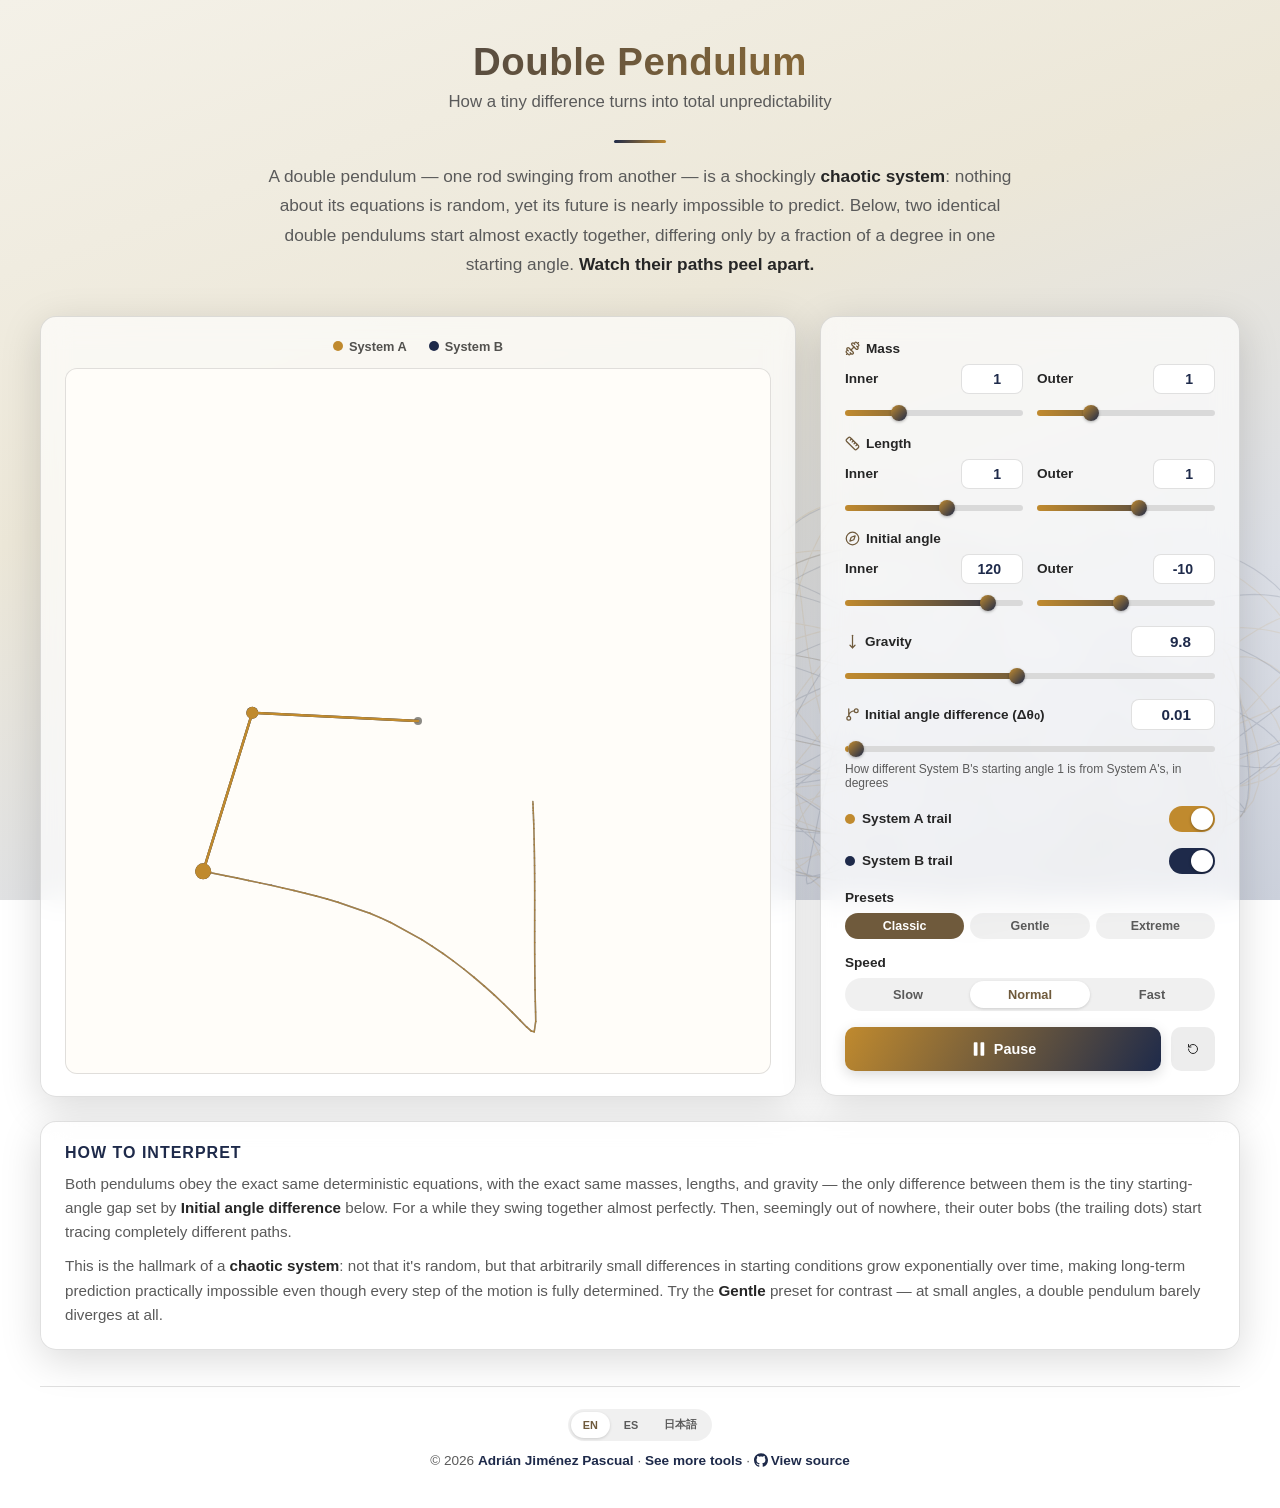
<file: double-pendulum/index.html>
<!DOCTYPE html>
<html lang="en">
<head>
    <meta charset="UTF-8">
    <meta name="viewport" content="width=device-width, initial-scale=1.0">
    <title data-i18n="browserTabTitle">Double Pendulum</title>
    <link rel="icon" href="data:image/svg+xml,<svg xmlns=%22http://www.w3.org/2000/svg%22 viewBox=%220 0 100 100%22><text y=%22.9em%22 font-size=%2290%22>🕰️</text></svg>">
    <link rel="manifest" href="data:application/manifest+json,%7B%22name%22%3A%22Double%20Pendulum%22%2C%22short_name%22%3A%22Double%20Pendulum%22%2C%22description%22%3A%22Two%20nearly-identical%20double%20pendulums%2C%20one%20tiny%20angle%20apart%2C%20torn%20apart%20by%20chaos%22%2C%22start_url%22%3A%22%2Fdouble-pendulum%2F%22%2C%22scope%22%3A%22%2Fdouble-pendulum%2F%22%2C%22display%22%3A%22standalone%22%2C%22background_color%22%3A%22%23f4f1e8%22%2C%22theme_color%22%3A%22%231e2a4a%22%2C%22icons%22%3A%5B%7B%22src%22%3A%22data%3Aimage%2Fpng%3Bbase64%2CiVBORw0KGgoAAAANSUhEUgAAAMAAAADACAMAAABlApw1AAADAFBMVEX38eHy7d7y69vv6trv6Nfv6Nbu6Nbt6Nru59jv59bu59bt59ny68rt5tXp5Nbq4sPf2svZ1MXb0Kvl0G3Uul%2B3sJa9jS6dkW62hDG5hS%[base64]%2BEZjmCZ0%2BDZjmCZTmBZTmDZjiAZDmCXU%2BJYxx9ZVJ9Yzp9Yjp8Yjp%2FYVZ7YTp6YTp7YFN6YDp5YDp4YDp6X1N4Xzt3Xzt4Xzp3XT9%2FZDl%[base64]%2FPkQ%[base64]%2FP%2F7nuSlTSgZ8ecw%2FuSOLKt5fe%2F99vufQv7P27%2Fi78H2X%2BT%2FRfZn%2F70p%2F%2BB%2FSfsj3%2F843%2BQ%2FRvsX2F%2F%2BMMf%2FuX3v%2F%2Fd737zm1%2F%2F%2Ble%2F%2BtUvf%2FmLX%2Fzi5z%2F%2F2c9%2B%2BpOf%2FPMbP%2F7xj3%2F0ox%2F%2B8PXXX%2F%2FBD1577fvf%2B953v%2Fud73znn7796quvvPzy3r0vvfTiiy%2Fu2rXrBdj27c8%2F%2F8wzzzz9j0899dSTTz7xxGOPPfboNx955JFt2x5%2B%2BKGHJie%2Fcf%2F992958MEHH3hg8%2Ba%2Fv%2B%2B%2Br38N9tWv%2Ft3f3XUXMzi%2FKsDA%2FHcwg%2FOTAEPz384Mzn87Mzj%2FLczg%2FLcyg%2FPfygzO%2FzfM4Pw3M4Pzf4UZnP9AAQbk%2FzIzOH%2BnAEPydwgwJv%2BNzOD8bQFG5W8JMCy%2FJsC4%2FKoAA%2FN%2FkRmc%2F%2FPM4Pw3MIPz38AMzn89Mzj%2FZ5nB%2BUmAofk%2FwwzO%2FxlmcP5PM4PzcwFG5v9rZnB%2BCDA2%2F3XM4Pzr2HuXf9MmHfwQ8J4d%2F7s36eBfxwztP%2BvW3cTeNf4XOf%2FzsKefeeb5d4v%2FWvbu8O%2F6s%2FF%2F8sl3hR8Clp3%2FW6r%2F7N%2F57FTbdj%2FHx%2F%2Bby85%2FLXs3xn%2F%2Fq1PR8fHPRSKR0dHRSGR8fDy2cePU88%2FR%2BD%2Fy6LLyX82Wnf%2BlXVFwB4PBEFk4HB4fJyEkY%2BPTT2D8H15OfhKwbPx79%2B7d%2F2w0EgyOjobDiUSeLEE2kUjEYhAw%2FrnYtm3Pbdv20PLxX8WWjX%2Fvy3v3T40Gh4OhcIKTx2JhzeLxOBeCh6PjsXufexj4y8R%2FFVs%2B%2F9k%2FFRweCiUy2VwmHAoGAwG4ESYD3kNfQqF4Pj8RG4eI2CPfXDb%2BK9ly8e%2BfigwFw%2FlqKRMKBoaGhtUQCMUT5DsR1cbhV6QhFL532%2F2Ty8IPAcs0%2FuOBYGxHNR8KDgeCo5FwLF8VFVmuCwL%2BCvAoeM8oBXYcEsKhUOyR5eG%2Fhi0L%2F%2F5oMDieF0vxwFAgMj6xA%2ByzG1av8nnIfL5Vq8dm6vVKIkyuFI4nJjfGxmOTW5aD%2Fwp2%2BPyvvLI3Mjw6USjEgxj8cKIoza72edwHmsdz9IaaIm4mbwpP5BOIhXsfBv7h8nMBhzv%2BU4GhUCaXGA0EI4m8NHOsxz046PasGlk71rK1J5Iiz6qxWSHOIyOTj8Vi905CwGHyX84Ok%2F%2BVV%2FdvHApm6rnQ0DC4pJlV7pWD7lVrx9aeNuz3auY%2F6zyoGPFBw1EzqoREBlERv%2FeB%2B75%2BePwQcJjj%2F%2F3xoXBJTA4NBQnf517p8q0dO83vctrJ%2Br1e%2Bs%2FhcHr9l82Onelxe46erXMJSeSj2JbJw%2BS%2FnB0m%2F2uR4YQoJ4aGwnlZwui7Vo2d5nXa%2BwmazO8HvNPJH7v868fWQsKZdYH7EbnR5ENf%2B%2Frh8F%2FGDo9%2F%2F%2BhQvFAPD41urTbHOP4xroEeDR5mJwEOroFUOL0Xz5KEDUoesZzIo1YnHsQELJ2fBBwef1IohIZGEw151eBKD%2FB7OvBbM9BSAA1O703SiNt9iiKiwKE8hEITmzEBS%2Ba%2FlB0WfyRYqNSDQ%2BT9npWukTO9DvsB%2BAfOgKbAv2HM4%2FbVoCCWL02gIGw9DP5L2WHk%2F%2F3jwYooR4YSFWWDm3nG%2FD3M63d0%2BI%2Fdbvb7B%2BxqGKux4AwEHK6zxo5ze2YoluPVLeOJibvuuHup%2FJeww6hf0WC%2B2ggNJarKWvdK35iL9didfq%2B9BT%2FQ329mfn9Pj9ls7h9Qc5HDG%2FXiq39sxO0ZkxLh8XwJMibuun2p%2FCRgafwvvzIVjOeLoaFQsr7WtfLEM%2B2sn9JmwGkHva3f3EMGAYzxRyaTGSIcAT%2BfCC%2FSkWdDc%2FN4OJOLh%2BITd%2FztEvkhYGn8%2B1%2F59mg8K8SHQtPCatfKkWMY46nTGfCa7Ro9CfC2BHARzBt12nkouM4jBRKGPynEw4mv3X770vgvYUvtH14dD6WF7FBIaGxwa%2FzkOgNAXCDuYXZHTwe%2FI%2BJlkMkVXLQW6RRlOV4W741N3nXLzUviP48ttX%2BeChcKUnBUVGrulSeCX41Tu9ns7xzzns7HmI%2BIg5n7NQWrEQezyEV5OR9ObL715iXxn8uWyP%2FtWF5UEoFSVfYw32rGtLyDsHVGvZ3QC6b%2ByoQHAyTB4Vo74l6lVMLhjJAIJ%2B66%2BctL4T%2BXLXH9O5UQxcJQPCetQvmyMy3zmGnIvc5DC%2BhhTu8ACYAErsA75nOfJidCcUFIxCcIf%2FH857Klrb9eDpcqjWAwI4wNusa8zKkO%2F587zUEKtF%2BZTKYBUuBHW7FBSMbycnVi4h%2BWxH8OW9r%2BycZ4UshQGfMggB0qv7lHr0GAqZ%2By0TEIA1mMJYpKJTHxlRuXwH8OW9L%2B1c6JUk4YDRfl01Z61rrUHsFGWPo18Fh2rfW5L6gnQ3GpkUjcsRT%2BT7Il8L%2B0dypRFePBZG7G7RobVvntfRYys7m7DvUJrIc7EXqKXDwu1DPxxI1fWDz%2FJ9lS9g93xlPFRiielY5Z6Vvrj%2FrhQnarpcPM7yiCwXoGnF6vM%2BA%2Fxec%2BRi4k8hAQv%2BXGLyya%2F2y2lP3Pp%2BMFMROqiDW3e8TrjLwV9fYyq83Siz%2BtL1zEofnNvJR5IwH8dXpHPJ6akt%2FcyCXjEzfesGj%2Bs9kS%2BF%2BJFapKAj0cJuBMFzVo%2B%2FxOZlLZyXq1%2F82HFOHky%2BRoFApsducqn%2FtipZSoCJlk%2FJ7F83%2BCLZp%2F70s748l0Lp6vypgAvxMKBr17dnodZqt1wY9ac3GwBLQTKv%2BeiNeB9tXhRSKqC3GEcT7%2F1cXzf4Itmn%2FXi%2Fcmp9PTaEKvcPlGKAU5rMzpfytiMveYrDarDeB9vfS3t6%2BPa9Di2sT57cQfjSJwGEOfbXce73NvkPNY0lXzE1%2B8%2FoZF8pOARe2f4%2FjFtx7PZ%2BuJRFbyu0eOoQxkt9lQf70mmwtjarJYbTYbwfdpMnotfTyqYWbOHwC%2F18LXCeYBhx9hrFTzVUWs7LiZj%2F91n9HPfxFb1PjvJ4vmq0Jxc0UU3R6EMDwIY26zMGZDs%2Bx1OkyUY4he%2Fasp4X61ogf8%2Fj3zb81HHT3QBAEWO4WxLFYqilhNTNx652233bCI8b%2FoIraY%2FfONfI85gH3bQqIi3%2Bb2neiCALuVMG1Way%2FzvhXFbhYmxdR3kEGHrc%2FkgPPPz88jYhifE%2FMKs5nCeEM9k2zItM0y%2FrnxWOxm%2FfwQoJ9%2FfGiYNv0TlaqcwTr%2BGLdvFY8AKx%2Fp3l64v38%2BGoD5HT22NrhmNrPJ6Q3Mz%2B%2F0Y9%2BIQhyxYV6xwmz3wIeE5LQAP4rxQwnh%2FJd1869hevlf2ftaKV8o5AulaqXayCQzdY%2Bag2joufX1WW2Dkfk9Eb8%2F4O2xqAp6NQXWPpPNCe%2BBkw1CioV%2BBQkrLJYer8%2B9igsQGxV%2BWCov33LTTTr5L2T688%2BrOyT1%2FUtVMb8DfRyFACLA2uEpFkd0%2FrfRABQwTUF7%2BB3eyPxO4Dsw%2FJo4hIXV2uPCLjzQxaZYrZTKpVJJFj9%2F7U06%2BSFA%2F%2FHH%2FXK9WChVqlVRzuers27f8Uii9hVWa3uc%2BxDI8PF9kYCmAAmJvlpM2K%2FY91vec1ho9K1cNb5abWaHz%2BepyYVqUxTFarVWk5t36ee%2FkOnn3%2FXiy2JTacqNqtjI5LEU9q2iFEQslCr7OFgfi0ABRQIWX5SbGISY4P3R%2BagLfbfFrLmUlf7BbBY7BGyoJ3NwoYbcVBTxnkXwX8AWdf7At%2Fa%2F2WzWSmIxmRRWu31%2BHsI0pJQkyYMsNuaMRPfMz78VDXgtDOBeF4qX0%2F%2BjN7Gf4rCZtbFvqaCa0e%2FxeS4SpqdlBfxNcetnF8N%2FAVvs%2BRvPvlhpiLVkRjqZC7DzoeSj38cLr83EbMg2b8xTr%2BD1I28GWsNvN1vwVPUFGn5LwGqpUFTkhrjpOv35h%2FOfzxZ9%2FszuPHw1X1E%2BhM91Om1q60MOZKHWAYgou5ZBl3%2Ffv1O75vUH9kT2zKvDz9Gtra9qy%2FQXvT1uCFCqjSZ8aNO6dYsa%2F%2FPPZ4vj3719%2B7ZSRWxAwAc9Pqq7mmkzwHWowev0%2F3QPEmokEp2f8g7y4V%2FwHHwx96iv7GUun2%2B1Uio3lWpl8%2FpF8n%2BKLfb8pWiiQgLy8pkeH%2Bqan1vExWyqgD4tGPps9l7vL0EPm%2FfanDZzB76V0pVTe60%2F4CcBlVpTqVUmJtYtjh8CFsW%2Ff2MwDwEyWhcIwIdr5mTtrG9RRxrh7JrfE41ORV%2BfR59nWRh8%2FtdmcmovHQ14SEBVnIMInFdxw9VXXa2f%2F1NsEfzbX3hxlPhxCLuCHWlkP%2FRx3Ex%2F1vtgjE19e%2Bb37Nu3b%2F5NVZ61lT%2FVKYDzcLOhkvnGmtUGBFQqE7GJGxcx%2FhCwmPGfCoxWKjQDUjbbGIMALYY197YepIAXNZh%2FoSZb%2B1r5H9XNrMZ%2Fv9vjG5MyublmtVqp5cMTd199zTV6%2BT%2FO9PPv3hgIo%2B2lGZCmk7kxdABOm2YaV0uGKsVi8kZ37sEBAbulQ5xVs77Wa%2B0QMJObTkFArVIp5xOxiXW6%2BUmATv%2FZvXE4z%2FkhQC4WxBlVAPfqjuFXH6uF1mJzumjJZlv4TXsC%2BH%2B8DpCA2XpOmlNKeHN0QwiEmy67Qh8%2FBOj1n43DmUKmoCrA6kmsQYBrhc22MO4dJVb7auMHx%2ByWlig1AKzW9v%2Fgt%2BKo%2FpGKUlXmZLRZ8KIKKbjicn38H2e6%2FT%2BUyWTQTKsCZCzISMDAIabAuiDD0ofDNTaLdWHouYa2G5EHDUDASFMsQADRg79Yyie%2BpJP%2FDKaTf1coPp1U8SFAloRiA0tB74BNVdCnUfWpwdDXesjLrbVtfdYDjQtwuX1jciolz4k1VUChUMhMfFof%2FxlMZ%2F2KxZPTyUy25UJ1RDEdsbYTv03DtS50ye1YbSs7YOQ7%2BG12FyWh6WllTqxWVR8qZLHReNkll%2BrgP53p438W55fkCxU%2Bx%2FgMWUpnyzgxwuMwqzmog31hCtpu03fI4VcFWCmGZTkjzGFBQwFQKglw1mT8uksu1sF%2FOtPD%2F%2Fz2LfF0MoMJKBYKxQqaIQWLAhECXBBgpTUZX7i04N%2BWuBO9MwTmKIalIvefTJIsPZ3QM%2F5cgI7zt59NTE9P8zcmL8KSDI2XqMCHXP2qAKy5mKWVjlrk7yCAYbXTEQLNujA3h24aC7JKdlq1%2BJXnntedHwK687%2Fw%2FO5kNsONKygUS7JSEOo4QuQZXEG53GrCjmef2dZn7chDWigcwnNQ4bDa4ZXM6nC7fRIPgbpAY1MS8FHpdDor3Klj%2FCFA1%2FnzU4U8f1ucUokUAQENOZfM1XHWBk2Bzcwc%2Fn3YWrS1i1SrmB1agJX530QD20OrGRc8SKmnhTkpncIfDBL9y6STuS%2Fp4T%2BV6eB%2F5plHG4ivUl5970wylc7JUqqo4KQNt93Wi%2F226E6%2F3dx2nVY0v50X0RTsfIt2tFGG3b7ZObncnJNrpUI2m04myVfxQUL%2BEgjoxn8q03P9wu5EFiUA4cWdM5nGPDTmGiVRwklkLtbriuxDP21eaCY6Ev%2FbKWB2%2Fxv7vHbmwg53s1mW5pr1XI77KVyUh5lYXf%2FJc7vyQ0BX%2Fuef2ZucziD7FLJ8dFLpdCqVVpQCjlFiCpyBPeOuHhNPKwuR2%2FcOEcwlmJjzrLd2et0uz9icUmvOKeWCkMvirZPoV5BOizPC%2Bu7jDwF6rh%2FZlaX8U%2BAVhls2m5PlVDI9iynw0%2FGZFr61Vbb6%2BqzvLIHvaEfPwgTIikA5CAUYp8jmcgL2%2FiiW08JNOvhPZXquf9lOx0%2Bmk1SH89lcDp8gisocwljGFHgGGa%2BoB%2FIt7F29XR2AMZvH5ZttSjMkoNagXa0aBVuxIMCRpCtJQBf%2BU5ie63eeFYvkPnB%2FwJdKasOiKAKyKRKRu992gALb27uQ7UAB%2FS6XewxbQfW5OaWBRrpSBnpaDbSMIF33ibO78p%2FC9Fx%2FtL1SIP%2FJkydBQQHRlkbik3NZaZbKcf8BAjq7twMN%2B16d%2FGaXe9AnzylFZa6pNBqVopDD%2B6bS2SzljJp89SfO7sp%2FMtNz%2FdQLOe1NS9QpUqXJCqVSsykIBYU7kblDAVaKbysApaKNb%2Bt3uHGehaLU%2BQSU4Tgw7H2XaJJrlbJ8HTlQF%2F6TmZ7rv7ZnudE00PtjSUaGsROKogwn8tj7WgJsZpvfy2yH9B8626bH1hKALm7QPaagL8QbSQWOj1THG1IsLSHgpu7jf%2FJJrDv%2F00%2FuzqcpO1OWKFAQ8IkoCBJSR61JCtwDKhXlFu%2BbnQI6gpsW%2BX5ma08AasgInEdszuELwrfRaNRqaj9aKkJPY50OfgjQcf3dc%2FkZXJYxrUUX%2FAdSsigGclMo1OYol7oHNCyTIxpVHUWF7mGdHURg3snsbf6VyKCKRA4kFYvlGh0aIP9Mk1HTco0O%2FpOYnusHn9xRg%2F%2BjCCS1WoyWjj4HcTw9nZbHuIIVfAowAa6OCTA5neb2Nzit6M0Is7b5fRIcSMBSsp7C21ABgIAcLEvlRsift2ZNV%2F6PMh38jz32%2BAy6QwowzVW5lRqYfTmXElQFduQie49zX2ChqqFjCERNpoX5YP55L02BWeVvKpIgz8lSLoXSns1hWomcijEeCpk1F67pyv8Rpuv6zUmtR8%2BWeJDxGCanFeG%2B5aKkkALPIBT0BN5wcgHqgsXCIlNtAeRgvXumTL1UwNwrj5CaSJ4KHEjmw56DTyZTFGs5yhgZ4c7u%2FvPRj0CAnutPn8jx1Qx8B4069Vyox7Oo%2B0IdTUwNFBQHqAc4zupntnZdIwGtGVDXvzyOe1we1%2BCIJEsS8gCVgHKZB26pVKNSjIpMrlS%2FUw%2F%2Fh5kO%2Fice3V0uFktU4mlsBLUUoGVPplI5ea6enpGbsyN00Yktusdmti2YlWaArzpbxqL7BuE%2B7rV0MAnKFUmaSWWFcqNWxidUylQCMLfoRZU7L%2Fyr7vwfZrqu%2F30OhUXdc6porUSFUh0eoxGek3I5hCN3o2Evsx0swNL5E%2BYcxhUqqF9z8B1KoAiDNM69mMkJfPzJMP5CoSjedsGF3fk%2FxHRdv%2FxUtUFzXChW1F0JqjVVmmvkboXSOHq75hifBJe9f%2BAAAZaFKRnot6P%2FH3SPSIQu4wsEEC%2F10VTs1QSUnaEUl1sHB%2BrK%2FyGm6%2FrrbTtqSKLpDDIRBRk%2BRiCfqqF9LHMFMhTMSTwbuV2D9v7%2B1oBHor2WFv3AIPBdLmxjKWr%2B5AEAo5zQqBWzFFo8wuCm9dKl51%2FQnf9Ypu%2F68R05Sm9pgVJEhpeyitq%2FF%2FHpNJKSUJdx8ZgqgTTg3PV%2BBHF0j8kEPf39dqJ38104ha6Qq5PuplwrI7zK5TK5TkPNcFWqyCVpxxouoAv%2FsUzf9e95nkVplpGIeFtXpJpJTR0ijsZSSiMQ4NFjrUvIXK7BQTvVAbtj0OVSf%2BReBXxkH55%2BFJRhJFBa36XQG5YrrRhAJ1SryvlP6Rj%2FYz%2FI9F2%2Fv2Oa1tkZys9ZtYy1SybqjyDJ0AA34q6N6608HRfALTzE5U182JuyTM%2BDF6WorKdoN2KGhkXNpshxaCWEvC7%2BDzJ99x94HN5TLFVam5dqHirCn9JJqqIYfHJoqViXZBpgfuVb58V8Ht%2BJY7OI2ia8RwI%2BjT8utKTiRVsERVpMEnaaFtzUsKRS9%2Bji%2F0um7%2F4JjxRnCzx%2FqgoKAjW%2BmOuS2sUXyjylzCl1TAZ8nIKULuAb4YYr%2Bmb5DxWujvNDilgWKFqLiAHKx%2FDJ3CztOeExzmsWb9PFDwG67v%2BwrSrw9y7MwvNR8hEJWF3WKJmKag5pECJpwP9cDIdUNDn4h8ZBUZ8yx8O3gdhFIqMc1BB5IkJ7UqEahnerNuSruIBu%2FEcxffev2CLyFIGrhfnOKw8G6u%2BoenJXwpZUTlBHl4M2WyJUXKJvqj%2FDJOCUCBmYKjUaCYxNkUdVgWcjvF8uV75Yz%2FgfRQL03H9jm1jki8ksOWxJDQasjWkFmyavpYUsOiNykCaHrPPHXIlqLS3wIrrCuFgGf6NG4lGFC3xTCF1WdgYFjcanLp6tix8CdPA%2F%2FI2HC3xLK5Xm2xI081DQKBV4KqJ1uMCtzJE5Kc%2BWElfRxufTQL1DajqV42Gb4htlmMmC%2Bga8tpC3SuIaXfxHMX33P5nMT6eQ8GhRUGvUeMamVoKqDo1iqcxXhOQUmvM0D%2FAhzY24K8lijXBzM5RDUxh8%2FlqU9HJZfYiZaZRJgB7%2BDzCd92%2FZoba8WLNiztXJSGe4O6m5GxFZ05xapEwpy8rBEuYoEGSxZQ24PoYeL6uR55cXrJibmcnlL9DFTwJ08D%2B4ZQdGBvmzmEur%2B7uw5HTL%2BLfUfyEIMX5oDupaNkUW4lLUsa8LM3A5ocxHXJ0ygAvqi1Nk%2FO3gXsip56sCuvBDgJ7xf3BrPk3blppRBFIDj8ib4R%2FM6YmtWBR4iRboZgB1LQrq9Tp%2FGV908acKGj0vZWnt1enWMNRFuSEVLzj9DB38H2B6%2BO9%2F8KF8krYjQFjVHAAfX8X6o8hXBQWVj4MjNHPFVkzAiipZVtNPzobX4iVUWMrUPrQCuNxoeRc1Q2v0jP8Hjma67l%2F0yGSY328kHIsl%2BK066GGiw3DObcd3E5PctkxMTCQOaXHN%2BJM7TftdCH%2Buv0gP%2F9FMD%2F%2FD8ZB2m4tQ2%2BIdj%2Bm71u1HDiQ8%2BOdvp6TDWm8ej5996uld%2BSFAx%2F2jvoFLzjUbDhxg6rfD7d8GuQ13ftf%2BJSx4sA1rFtReyW9lot7TJ1a5rPv4Q4Ce%2B19tq%2FIbu4Q1Z2mZ%2Bl3rF4nOMQxzd%2Bu0hRvFtKcN3yToaZ1P1Z6EtyvIV%2Brgfz%2FTc%2F%2BuSUEoqU1WrVxoZSI0jSjEMzM8%2FWBbjUdgTci1IrVc1HZTi5Saiu0axcuY2vTwTFTjyzFsrSP559Rkyi0nXaGDHwL03H%2BMShffR1H3FvnX5EId0IoB9Xao0CjPVJ21zX6%2Bj6Tl2sxsmVfxBm%2FYNFjsNgmoXSkq9VQE6Ef8FxJmoCv%2F%2B5mu%2B6cBo01OvSiXwvsYWh7T2SWamhRlyyx1Rjm%2BQk%2BphwTbJYoXAd5HYOLapTCNedRerz41Rdss0hWnnNqV%2F31MD%2F8WnB2f1D6CH6VMc%2Fok36gr0IYadn6pq1NnJp2eyVLDDXT6nghR4ajnzmiVrFUXqBUp0j53ShUHL6L9PvRH5YakXAUB3fjfx%2FTc%2F20SJ6dgHU%2BeXiAnR1%2BtLYiBj2VZkVyHmjzaqaDpUTfIVf%2Bn1XqrQNWoz%2BF%2BlUHfUeQ%2FrxVmiJ%2BWkTM8NniRF3JS89qTT%2B3KTwK68T9w3zYZKwBaA9AJMXwTP4sVJjo4FOOikIGfUF%2BnHrjBE4QcHeKipzcqaq%2BntQm8lJdrarhD7CxGAypqBa6UC6K2TqB4mM5Jl5%2F8sa78JzA999%2BbxBEgHELUdnDo%2F6LWQBZUBydfQWfM04vaFZd5ZzGTasd4qt2w4ekzMwsP0zNCTetNMO78SfRmWF1fcdLHuvKfwPTcf29SKlKfVqzX8TH1Mu%2BY0WTStgJ%2BXqeP15o4tY2j%2FKj2b8ig1Plh0GU00jW11%2BOtm1Av16krwhkGuSK1TPgdf7nar%2BIWS8qVJ53clR8CdNw%2F8L5HH2%2Fb1q1bOx5v2sS%2Fx7%2Bt9M2mTffcc8%2Bmlt2jGh4sfHNbp10PW3%2F9Bpyxrtn69RvWr7%2FmGvp67fprTj%2FppK78J7B34%2F6Hizx%2FW9%2F%2ByaH5IUAf%2F926%2BWFXw8CPE4ivwPmrpADn751H51%2Bdc87ZZHT8d416BKy1gXvGGQsKTjmFFJysY%2FwhwNjjf8LxzOD8EGBs%2FuOZwfmPY7ruP3z3e5b%2FOKZn%2FDdtes%2FykwAD%2Bw8XYGz%2B45jB%2BSHA2PzHMYPzQ4Cx%2BY9jBuc%2Fghmc%2FwhmcH4IMDb%2FEczg%2FEcwg%2FOTAEPzQ4Cx%2BY9gBuc%2Fghmc%2F0hmcH4IMDb%2Fkczg%2FBBgbP4jmcH5IcDY%2FEcyg%2FMfyQzODwHG5j%2BSGZz%2FSGZwfi7AyPwkwND8EGBsfh8zOD8EGJvfxwzODwHG5vcxg%2FOTAEPz%2B%2F4fa%2Fx4d2xtaAwAAAAASUVORK5CYII%3D%22%2C%22sizes%22%3A%22192x192%22%2C%22type%22%3A%22image%2Fpng%22%7D%2C%7B%22src%22%3A%22data%3Aimage%2Fpng%3Bbase64%[base64]%2BWcDyTbzaRbkeSbzaRbjaRbTaObTyQbjaPbTaVcDCPbDuNbDeMazeLaziSbCGSZEqKajmPZRKGaVCJajiJaTiIaTiHaTiHaDiGaDiFZziEZziJajaDZk2DZjmCZTmBZTmAZDqEXU%2BEZTJ%2FZDt9Yzx%2FYzl%2BYzl7Yzl%[base64]%2FPkQ%2BPUQ8PEU9Ozo6PD87O0U6Ozw5OkU3OUY2OEY1OEY4OUM5NkAzNkUxNkcvNEcuM0ctM0crMkgwMzVMKx9CIxkpMUgnL0krLzEjLEX84UP0AABziElEQVR42u29CXyddZk%2FerKWJJykSZumZfyPlnHEZsZlQFRAPiCIS2uLuAFqKjg4M46CGiyMg0okAiYhIiUsI9AABUoLhTZn79m3sDRl6jj2XofeuQx49cLt3eauTe%2Fl3mf5be973pOklPfkpO%2F7fCDNcnKSnO%2F39%2BzP8wv8f%2FPL%2F1tN%2Fp9K%2Bb8N%2Bb9Y%2Fk%2BQ%2F8Mq%2F7sp%2FxvJ%2F2LK%2F0zyPyn5H7X8D1r%2BeyV%2FlPIHkv%2BO5Pckr6G8KuQ%2F%2FuM%2FXnnllf9WyL%2Bj%2FDcoL%2F8by3%2BN8l%2BxHDr0W5R%2FJfkNyb%2BA%2FPrX%2F4xy8OBLJAdIXmR5AeT5558z5VlDnkF5%2BuldJDuFPIXyJMkTJI9LeQxkO8sjKA%2BzPETy4IMP3nvvvfcIuRvkgftJ7iO5C%2BSXv%2FzlnUJ%2BoeU2Q24FCfj4exr%2FBRDAx%2F9kxn9%2BAvj4n9T4z0sAH%2F%2BTG%2F%2BfBXz8PY3%2FPATw8T%2FZ8b8l4OPvafznJICP%2F8mP%2F1wE8PH3AP5zEMDH3wv4%2FzTg4%2B9p%2FKsSwMffG%2FhXI4CPv0fwr0IAH3%2Bv4O9MAB9%2Fz%2BDvSAAff%2B%2Fg%2F6OAj7%2Bn8XcggI%2B%2Fl%2FCvJICPv6fw%2F0nAx9%2FT%2BNsJ4OPvMfxtBPDx9xr%2BVgL4%2BHsO%2Fx8HfPw9jb9JAB9%2FD%2BJvEMDH34v4awL4%2BHsS%2F38M%2BPh7Gn9JAB9%2Fj%2BL%2Fw4CPv6fxZwL4%2BHsWfyKAj7938UcC%2BPh7GH8ggI%2B%2Fl%2FH%2FYcDH39P4%2F0PAx9%2FT%2BFclgI%2B%2FN%2FCvRgAff4%2Fgf0PAx9%2FT%2BDsTwMffM%2Fg7EsDH3zv4OxHAx99D%2BF8f8PH3NP6VBPDx9xT%2BFQTw8fcW%2FnYC%2BPh7DH8bAXz8vYa%2FlQA%2B%2Fp7D%2F7qAj7%2Bn8TcJ4OPvQfwNAvj4exF%2FTQAff0%2Firwjg4%2B9N%2FCUBfPw9iv%2F3Az7%2BnsafCeDj71n8iQA%2B%2Ft7FHwng4%2B9h%2FIEAPv5exv%2F7AR9%2FT%2BP%2FvYCPv6fxdyCAj7%2BX8K8kgI%2B%2Fp%2FCvIICPv7fwtxPAx99j%2BNsI4OPvNfytBPDx9xz%2B3w34%2BHsaf5MAPv4exN8ggI%2B%2FF%2FH%2FTsDH39P4KwL4%2BHsTf0kAH3%2BP4v%2FtgI%2B%2Fp%2FFnAvj4exZ%2FIoCPv3fxRwL4%2BHsYfyCAj7%2BX8f92wMff0%2FhbCODj7z38%2Fzbg4%2B9p%2FA0C%2BPh7EX9NAB9%2FT%2BKvCODj7038JQF8%2FD2KvyCAj79X8f%2BbgI%2B%2Fp%2FEnAvj4exd%2FJICPv4fxBwL4%2BHsZ%2F78J%2BPh7Gn9JAB9%2Fj%2BL%2FjYCPv6fxZwL4%2BHsWfyKAj7938UcC%2BPjXK%2F533HGb2%2FgDAXz86xX%2F27Ztu8Nt%2FL8R8PGvW%2F3PBHAX%2F6sDPv71a%2F%2Fxrcv4IwF8%2FD3q%2FyH%2BQAAffy%2Fjf3XAx9%2FT%2BNsJ4OPvMfxtBPDx9xr%2BVgL4%2BHsO%2F68FvIX%2FCxL%2F3bst%2BO%2FaJfHf5S38TQJ4Cn9A%2FmmSXfrk09un8K138DcIcPLif4Dwnz4u%2Fb8T8H%2FKA%2FhrApzE5%2F8FOv%2FT0yb%2B%2B0kO7z98mN971sT%2FyaeeeuJJIsBJj78iwEmJ%2FwHA%2Fznt%2F72wf%2F%2FBl6Z3794NIE8g0hNSHsc3j%2BGnntu%2Ff88uQ%2F8%2FfpLjLwlw0p5%2FOPmM%2FwsHD4Mcmt4NUA8Psmxi4Q%2BGx5EFu1Et7N%2F%2FlMT%2F8ZMc%2F68GTk78gQHPS%2F9v%2FyE49uK0jzP2A5tscsUAcWCYWcBaYeeePU%2BJ8%2F%2FYSYs%2FE%2BDkO%2F%2Fw3wvPE%2F5w8H8zPTE%2BBMf9PIX3AIr8F4WVAPxDn940gPpgJ2iCPU%2Be3OefCXCy4f%2BC0P8HDx2YxlOPx37Tpv7%2B%2FrVr4c0GLQb2CL1gRT8xYFBqg8d37XmC8d9%2BEuKPBDjJ8H%2BJtP%2BLL75ER3%2BIAVWywSJKARAPBkzhDwcHx9Et2IP4P3Iy4g8EOLnwf5H8v4OHD%2Bwmg08HXxz7gWoy6CADhi3gEGGPhH%2F7yYT%2FVwMnm%2F7H0w9nf%2FcQQm85%2BIz2yMjIqCEj%2FPEwy2A1GZ54ev%2F%2BxwH%2Fh0%2Bu8%2F%2FVrwROFvwPwuFHDXDw8MxuDPT47Jt%2BHiMeswh9Khzmz%2FMDKngAqkDoAVADhP9DD28%2FWfC3EGCpn39gwIuHDv8rHX7D22cYGeOkEIMAYRaTEmNjYzYa8AcTu%2FbveRTxP2nOv4UASxl%2FVv%2BHf717AvM75O5L%2BC2HfnJybAxPuen6D45okVpikklgcQnQHxgfn3jsKQH%2FwycD%2FgYBljb%2BcPoh4t89yKGejPbA4gOayWw2k8SzPSJ9O0cZMJwEpQyM4IDfHZzYs2fHSXP%2BDQIsYfwPoAI4fHDn%2BOBA%2F9rTTlsrfH5AMhyOxuOo8QF8hr5fSjUayG%2BVNCB1IfGHr4E%2FCLmBpxD9ex9c%2BvgrAizp8%2F%2FiAQj6d%2BLpX8uHn%2FCLxeKJRAIhHBjY0G%2FKpvmE1AdrjyRYDWULmAaDw4%2BDFmACLHX8JQGWLP6Q%2BHnpwMFDu8fR8tPhh%2FMLZzeZBokD%2BgT%2BWinHxQFyICZRxsbGJQnYGRgbBy2A%2BN%2BzxPG%2FMrDEzz8Q4MChw9PDmxD9%2Fk3s9CWzuXwB4Af00SE8DcSCvkMucMCeEBZuweCwcAjAJ5QPYIswsW%2FPg%2FfeffcSx58JsFTxP4AG4PALExj0n3ZaP2bwRyezuWIxn46FR%2BTRZ%2FhtwG8QWh70fJXczxXCMVQhJNoCwRLyLyEoePJhhH4p408EWNL5n8OHJ%2BD0cwFneHhsB8KfjI1s2EBHXx577ecPGinAERn%2BC3%2FfISEsvo18isnJCTYE%2BDzAgU2DT%2Bx5aGmffyLAEsUfj%2F%2FBQ9Nw%2FPH0Y5A%2BNrkjl8tlYqMjdPYF%2BoY2H5uc3AePKJKAkUilUgUU8BbiJhOUGRgw6kdMAXYGmAAbBsAXeORRwP%2F%2BJYs%2FEGCJ4o8K4NDhGTD%2BaPsHB8fGJpMAbRYOP599Ab0074A%2BQj8rpFwuFQqpVDQSTZmCRAiDdhAIC6FKsqTAhKQA%2BQLDE3t2wPm%2FZ6nif2VgaeL%2Fz6T9yfcH9X%2FFIKNfhNO%2FYYOG%2Fwpu8xmng0%2FglwH4UiGR2AKyHuSSS845Zz3JxlAoEpE0YBaMSBYo35FThTIkGCYCTDzy2KNL9vxf%2BeXAkrX%2FUPIdJBVPuj2LSj0%2BCo4fwa%2FQB7OAXmEZkc8nEwj7%2B9%2F13jWrWFaCiHdXn7Huz4ALm7cgDdAuUPJwREcEMrWIagCbTFjALxx%2Fas%2BjD9z%2FwNLEnwmwtPD%2FF3L%2FfgfWHzQzGv9hDPzy%2BSTBv1bo%2FiuAAMOkF1jfJ7asP%2Bf0NYw5ygotK5UAEda865z1W7YkCqVSuVws5iYnh43YkFPFlBsYVxVkINnEQ%2FdoBbCk8CcCLEH%2F7yCE%2Fpj2h0LtGIZoaLtHNvWLKpAsA8WyePQZ%2FPcy9ivmEkWDdwAJEhm0GcCBfSr8E1SAJ57cMSlTQ0iB8Ud2PLokzz8RYGnhf%2FClgxz796%2BlyB%2FTtekEKGsNPwduo7F0ocTgr1nlAP1Km1i%2FwCRIlsrEgUmdBRKhJOgAFTkOQN%2FYxIOPIfhLDn8gwNKz%2FwcPHxymvO8myvrG02nI%2BUHKTzeAjIxMkXcf2XzJGRL8U0FMgNesWXPGOpb3rlmzShkH4zGrT1%2BPxqBcykE5ydIyOCgKRYMcZECacPyJHQ%2Fcd9%2F9Sw3%2FLweWGP5w%2Fg8dhuNPRT%2FAORwH7T86iMcf4b%2BC03bxNMR4kY3nIPoC%2B1MZ1lVr3gt%2B%2F0ZHWX%2FOOeuklyBJsAY5AE4hJpZHzBTyyGiYKcDzBNAy9PBjjy658%2F%2FlLwWW3Pk%2FdHj3JszuQlC2dyocTUUh6Svav4RFyIH%2FVoqs%2F1M%2B%2Bwr8VWvWnWXHPIERoe1zZ61bI0nAumLd%2Bi2RVAF%2FkKWIMMJtZOwIQgPq8PYdDyw5%2FC0EWBL4Hz4wDMf%2FNDj%2BcPpThEr%2F2rWyBWhkNA3olwtb1vPhZ%2FQR%2FHM0%2BJsvv%2FiCj519NpLmPBD656LPXL55i8GFc9YJEhAH1pyzHnME8fAIcqBf5QapSsQ5AfAEIEFwN%2BB%2F511LCH%2BTAEtD%2F%2F9meC3VfUbC8Uy%2BEJ8a2UDVnn5GZCpeQL%2FvkjUS%2FVMRfXny119%2Bwdn9fX19vY4CX%2Bg%2F76Ivb8EgkFWBcB5JDbwL3YFCiimgikmjbAVkZ9nwxKP3LanzbxKg3vH%2FlxnI%2F%2F7r7kHK%2FGPNNw%2BZH4b%2FNCr0QW0njo7fejy8FeivJ%2BwR6B6WbpAe%2BhD%2BZRE0OO8iUAYJVgRrVOJg1TvWb0FnIDYyYCknTo2MCgdxw8Ao9Aw%2BANAvHfw1AZbC%2BYfGj0EAfNMAl%2FzTYX38sbSHpz%2By%2Fr2rtOoX6AP4hD3D3qUECACfhk90SxE0AF1w0TVbEqUS6oEKClh8AXREY6wE0AEdntjxqyV0%2FjUBlsL5P%2FTiBKT%2B125C%2BCHxm6iEP4WnX8APHjyj%2F6H%2BPnHQAfMOiT1%2B1N3bN9TX2yMJID7fLUlw3pfZGKxft8qgAPyYuJUCEA5MirFjyAhMPrjjzjvHlgr%2BkgBLov53aAJLf4PU8lEsJhn%2Ffmr9RfhLhS1%2FruFftY7Rx6MP4GvcxVFnC9A3NNTb061sABsGgwTnbQY9INUAOQPvWg%2BZgYLFFRiZisW4SAi1gbHxyR3blsz5lwRYCuef%2B74Afy7oZ0cZf%2B4AhJRvKbHegJ8O%2FyV49hH8ZSAKfg21AwE0BfCTpAe2bCmQRygp8H70Bi12APRPbJKVwDA2HUw%2B%2Botf%2FPwXdy4F%2FL8YWCrn%2F9ChYVT%2Fg2j98fyPii4wCvwha5%2Ff8g7h%2Bgn415%2FN6HcY2FulSxOg28YCSQTiAJoCUANnrRYUWHNOhR0gBlBxAGoTw%2BM7HgX071wK%2BBMB6h5%2FPP%2FS%2FYcsXxaavgY3UTQIiR%2BCv5w4Z5UF%2FksA%2Fp4eOvodzvBXEsDGAW0LwCVkCqxSrkCiVC5C55lsGaKUwKTICGA%2BAHUAeIJ1jz8SYEmc%2F38B%2FNf2YxcfpHnTsUFKBmEfCB%2F%2FzWsY%2FuUrGH48%2FELxd1cVBwLYtICwFKQGrBQ4Z0sJykRJ2T9GacFJZgDEAlCIJh1Q%2F%2FgDAZbO%2BSdbG0unE6MDpP65D8h6%2FNcx%2FCsA%2FoaG6od%2FIRqgwhJsSZQ3bqQkA1DgHZvTUCnMTcpKMXoimBUUxajhu0AH3GaYgDrF%2F4uBJXH%2BD0L4v3YDNvHC%2BY8r%2FDEcROtPxz%2BA2h9tP8DfjejPCb4zAXqqCOeM%2Bi7aUgYtcIZQApdsgR9e3CEDQGxLoRYisgiDw4%2FuAPR%2FUe%2F4fyFQ7%2FgfoPO%2FFs%2F%2FFOr%2FdHwUzf%2FaTZgNxMQ%2FH%2F%2BA1P5n9yH8gQXgbxKgZx6RWuA7eaDAWVIJbMkDA%2FaNmQwgCpBJmJjcVvf6%2F4tfYALUefxP9h%2FPP%2BCf4uzf2g0i%2BC9seZc8%2Fqj9LwLXrzEQmB%2F9nuMjgAob%2F35roUB2gEpMlyRnDTOADMgkR9EMcE5wW%2F3jTwSo5%2FMP%2Bd%2FpIej8HYgl4lj9iY5gKwAkf5AOhVJqPR1%2FwB%2BP%2FyV9lPNB329e9CtNwLwEkHkBkRgiBqAvqBkABMgmJ2U%2BgHTArfWNPxKgzut%2F2P3TP5jMZ7HxN434nwbJYOgDyZRKiUtY%2Fa9YuRpQ6e%2FtWbYMjmlPz%2Fzq3ySA5dHVCYDwU7nos0iBddIMFK06IJ3dRymhYRgiuXvHnXV%2B%2FpEAdV7%2Fn4H8L5z%2FfBGbu%2FOjGwj%2FZCYD7h%2BY%2F5UrWf3D8T%2Bzb0UXKH8q8HUvhAFdbd1MgM7Oikc74z%2BElYOeXosSWAPRQDkrO8awIJ3dtw%2FbQ2BQCfLDd9x2S13j%2F4VAndf%2FfgP1H8A%2FS%2Bm%2FHPp%2FVAyi8C%2FxF1L98%2FEPgHTTMZ1PBcCXu7o6GwUBmpo6uowSoSMJRN54CGqH%2BN7ntxhmgPsEBmROMJ3LsQ7AbqFf3XbrLfWM%2F2WB%2Bj7%2Fv50eRPxzNNGXR%2Fz7r4DoD8O%2FMuR%2BEf8VK89A67%2BiE%2FFvQAL0zaECNNCdTYEuJkBDQ1NnV4dJggoWSPz7kADdUgmcwQw4MwSdSVMiMTwwmiwW900OixGC8fG6Pv%2BXaQLUpf3%2FF8I%2FyfgXCP8BSP4B%2FuUSRf9C%2FX%2BIjn9DR1cn2vW%2BPkcVoOHt6EDAGzUBGjukdII9sLJAEYDw7%2Bkmc9DT27%2BZzQAy4HRoE%2BBeIRxTiuWKOWhT3iDyAXfeCjqgbvFXBKjD%2BR%2FY%2B3II8N80msuhASjEMP7bNJrNov4vbRbuH3r%2F%2Fb1dePzxDDMD2Aj0VMLPKDeB0m9qahAE6AbqNDY1NjahLGvq6Gjr6OgwOaAKhxQxqIjwIsEAoMC7oDpUgrwwzaGOxjIZGlDnprF7fnnrLfWLvyRAffb%2FH5qAAHAU9%2FplC6kpxL9%2FhPV%2FaYvEH1N%2FKxD%2BZQLhHmkENAGs2APIII0NwBhJAGBAA4pgQVNTG2kDxYEuqQCkTVBmQDDgdA4HxzkrHItj%2F6jQAWN3%2F%2FxnP7u1XvEXBKhD%2FGH8%2F%2FA4BIAbYnGc%2FUntRf%2B%2FH7OBUUj%2FwPlH9x%2Bjv0v6yPtrEGd2GQV3aAQqjv4yhL5BiYUAVmEikEXgb5cKoKvbzAr0a1fwL7YYlYER6FYXHcTQqzS27Y66Pf%2BCAPU5%2F3vohU2nrUXEMQE4hfivHdm7dy%2FO%2FKzX%2BH%2BIAAws0z4c%2BfZ9otWP%2FT1CH0%2B9KUiAIWcCSBIsW9bW0dXR1tRFCsDeOyQcAc2AYk5Ug3AwiRkwAEZg8oH6xf9zgfrEHxNAUAHs3xCOhrHXN8T5X8B%2Fr8Afwj9M%2Fp7N5h%2Bq%2FmS3CXKBFvgD3Xz28ThXIgzfNRcBmASNyzqaMLZQIaAtMrycGLCCGAAzZCofMBVROmB0%2FO5%2FuuWnP6pP%2FJEAdTr%2FexDwx%2FIvFABTkRGJP57%2FzRr%2F%2Ft4Gxt%2Fo%2B2B9DSqgsa2roxOPfmOTE7oAO5mAruoEQA6As9gkKNXe1W1PDvV9SjHgdPAEsWmcbf9e0gFUFhq969Fb6vT8IwHqdP%2FXzO5NUPGJAgPiqehebP%2FbsDcE%2BBdSm1cr%2FPtWEP4NBv490mPr7eloADu%2BrCq08I0UMXTMhT89ThiVroZOe%2FugCAakDoCMkMwHjEyloHFllHxCyAsx%2FPWH%2F%2BcCdbr%2F6ddkAEwHYMNUJAT1n0KI4v%2FlGP6z%2Bx%2BwdH5g97f0AjA10DQXsqAsqHpY%2FTFN6CoIQjU2dNhThFYGvD%2BiMkIDOKQErYvgFo4nJ8fH76jP828hQB2df1j8jAaA8S%2FE0QHYgHPAmWI58S6K%2F%2Bj89wTE%2Bbd2fXZIlY1mfs6jDamjro6GuRRAU0AqACBKo3AzbAz4mIwGV52JDNgLASCo%2FtFYHleMTMCKorGJyXt%2FDvj%2FtP7wvzxQp%2Fu%2FpgfAAYxDzAejOKPYDhbLQD0A2n%2FOrMTf3vjV0UBntm8u905Zgbkf0KAVADxZk%2FI0rQy4QDHgkkihQKZ%2FkPaTQGS4A3fJxCYf%2BuVP6%2FH8X64JUFf7P38zAc70KC77hUH%2F2MDa0zZhfhU7sDYz%2FhD%2F9TP%2BlX2feKZlkncegAPzMAANQINWJ%2BhOUnqoKgPWbIZ5sgxNDA%2BPJfEXTsbwTxkdH7vjJz%2F9cf3hf2mg%2FuL%2FFyEFOLxpELb8J5OZfCkD%2FUD9w6BMc1gAWiXzf%2F29AZH%2Fq0j4dyxD926eCG9BggToYocCak0NkEjALGGnVQlYGQApwXIuiSnBYVhdVspTXABVobFtYACQAfWFvyRAHeV%2FQQP85p%2BHB0ZzRRoBKoEBWDuQLOapAWDNSoH%2F2RT%2FNdgr%2BQQ%2FEqCphx33wIlRQHuA8mkwP9RhVQLIgEuAAZQQencCEkJZbBfHmQVcLULB4Cismf3JD4EAdYa%2FIECd7f%2BFDXCjMT7zRTYAoA2gAph4J%2BDfiPh%2FpHcZHX8H%2BEFNs%2BcmcDsRAsjn6ettA06pesGyjg6LEkAGwNqZ1ciAvouhT7CIi8oHcIdBOk0rTEawN%2BBndaf%2FJQHqav87LAGZgAmwLJWAy%2BkBrAdl8kkY%2F0tfgg4A1n8voaPd4YT%2FMmnbSQXM6wXMS4CePmlLVCYZCwUdnVZPgBgg3ADoHEbFv4lTwilsFgEjMDi67Wc%2F%2FGG94U8EqCP8iQK%2FGdw0KAxAAVKAawdi6WQ8W4YKMDmAmABAQDoq6v2Q9G3UMT7WhHqaTpgAvcIDhKOvE8RYKbIxoN9wA8ql%2BCgPCIRTtMZmhGoCd8D5%2F3F94Y8EqLf736Z3DysDEN6AJcBoFDuAt5ADgMMfFAA6HH8j60PQ9faeuAbowj7Q7sp6ISkBZQawNng2uwErVr47UiqluRyMKiCdwqsrsDsIvIAf3lBf%2BH8mUHf3Px2cGBwWPUDl9AacCJoKTYVTpcTpK3H4C%2FB%2Fdy%2Fhb%2B%2F36LDWeqGE09PdcYJhQAM%2BS093k2PBuM2iBHr7zkQ3AAjQ9%2FFEqQAZQSoExGkffYyvpLyDCFBP%2BH8mUG%2F3v710GELAbJGbwKZoIiQSwhLAx7UD0E3495gzHjb82Q1obGw4UQmYut%2BsElLLgMEAdATPUdkA0PuhvaD4wZnNF%2BkKi9ExGGX81a1w%2Fm%2BoJ%2FxNAiw%2B%2FpQEPjC4YSSdgb6fUikKCmADG4DCljU6A7gMkvg9lea%2F8bjTfAulgCMBREBo6oD1ggHvnAIGRGMwJDQ8iZasmIOiwGhsx4M%2Fh%2FN%2FQz3hbxCgTu7%2F3D0xMLI3TDlgmAJZCxFAhiKAP9MGoHuZcf4F%2FsL7M8FynwBAgbZOkwHvxoERLAt9FBKCsL8c0sBjsWyJ1o6P0ZzAT%2F7hH66vJ%2Fw1AerB%2F8PrPycGR6b2Tk1BQ0UhPtAPI0HFIqUAcQIQDcD6Pu7LMvHvbJXe%2F9sC%2BfzSqBnQZDAA3QCdEIQ0MKaEcYQVV5rQivnxO35MBKgb%2FBUB6uT%2B54OHQQHEo2HcAZuGLTCbJjEYnJ1NvhMVALcA9Zhrfuj8tze%2FDdb%2B%2BEnARCAzYOSDmAHnJmFfaQwbhEZGogWwAlncNz069qvbAP7r6gf%2FTwfqB38kwG9%2BPT44moVL3yCBAmtA%2BrEigE3Al5MCgBbwD%2FatsM%2FsdgWRACiLQwDNAI4FiQB9m2FylRIAYNFSwg%2BEfODdP1cGoC7wFwSok%2FN%2F4MD0xDgs%2FcnGceUnKIANI4lEHJYAoAcoDECvfWa3KxhsbW5qNKWGJBDBgEwIYFFAGgG8kgpjQcgGFUrFfIYIMDz8jzdcf1394M8EqA%2F82QMYy8AccAZS6OEN2BIUDUfTpdRfkQFYZTUAFgKIwY4ak0C7Au1d0giIdFDfx7g9CHOAuME4T7mAkcEbb72eCFAn%2BBMB6uT84xXQ4wOjhTxOghbiI4D%2FSDiCISDmgMkAbOmzEUDgb0gtadAo2o0x5dAtmgT7LtbJgAI4M1QHCMsbByAf%2BE8%2FAwJcVy%2F4IwHqA39yAQ%2BOj2AOAAp%2FkASGoRDAH3OA6AHSAqC%2F7uvtrTj%2FVgIwBUwauKwFqC2hS0WCvefJmsDHEnjHAOoAIkAiHiUC3P1zOP%2Ffrxf8gQB1Y%2F9ffHF69%2BjeqXgcCZCHHADkgFgBsAe4ceOW8%2Fr6xOpXiT8QoKW5mrhBA9T3ZPl1qqGxQ6wd5xXDF8my4BbqBgiPYiQI%2FcJx9AlHwAuoH%2F2PBKgX%2FF8AE4A5gBBsAssXS%2FENaACoCJR490r2ADcC%2FkNYnO01I4C25jnEahDeVm3A7WSNTbR0nJYSiHkEFQp%2BDLJBqPjhXrskLLIGNuN9xYM33g7Y1wv%2BnwrUz%2Fl%2FERrBRkIhaAQultJwD8gA7oFJQxUYFQDu%2F%2FwQvM5DfzgyM0Q7YLtpDCjoDHxLi3779tIgoKUB3X8693J1CPWOQGFYZ4OKuSx0CI4m8yUkABmE0a3XIwHqA39NgEXG%2F8DzL750aBiUfjwKzd%2BlMIzawyIYHAQuSAWAIWBv%2F%2FQbR34%2FTYP6oPtbmtva2lvmJQCRAP5%2FWwigy8Fd4noBahnp5X%2Bhd6Cn78%2FOYgZchGvkcDYA7i1mFUBG4IGfwPm%2Fvj7wVwRYbPxffP7FmQNjEDCl0%2BgBAAFwLTglgfuEAng3Wdm%2Boek3%2FvNlUgJBOITNwWB7ix3ylhb8l99WEOEEvYImOTOuLhkZ4nPfNyQ3SPT2nSVVAPQHQg5wDEtCqALQCEyNjv9IHP86wF8SYNHxB5memIwnsnTLcx76aaCrGhvBSxcIBXBOHzt%2F8ErP%2FJGVQBcO9TQ2t7YfBwE0Bd6S%2Fm8yg1B17If6FPzAjBV972AG9F2KKiCXnRyb3FeEFoEIJIb2ToEXcH3d4C8IUAfn%2F8WXJoZH0wXcBYJdtQPYFYiTFVYFwC97%2F9DLf3yZnMEWDMGDnW0MsoS8tdU0Bi2VNuKt6gDYQsCw65umhpTQXpIgrxcXKuDsrUiAXBIKgZDagB6Bqam9MDh04%2B11gz8TYPHPPxDgECSBUgXc%2F1EswjDFaBLzQbOlT4ALqBSA3tc0%2FfKrM3TiGpECzc2nHBcB3qIewG7znirwD5FNgvFRIsAaoQI2Q0Yjk8EcIESC0CAcZS9g6%2FXf%2F1594E8EqAP9%2F8KLBw9DEgivgYTAH7ewc1vwbHLNCr4C4J29tpVtM3%2F4PVEA%2B4Ob2sAT0FC3tjq7hfJ%2FYRNEbLDQBAArAGf8KS7BxrE2Kg5rFQDNYZgLGMGaYCkPKW645Dq29Ve31Mn5JwIsPv5IgV8fGAX7GMJGgBT0VI%2FEMrwLjhTAqo1nGVUg8P%2BXMwVeHmJXoLG5BQjQ3t5%2BXARADixcDTTSNHGPDf%2BZGWn8QRVBf0hbJxPgvbw6BouCQIApvF4uVYKSEBQFYzAtfEu94A8EqIvz%2FwK4gKO4%2FwE4EI1g%2FhySANgIdLZQAKebZeDulsZmXNAy8cob7Aqc0tjU3N4OAQGrfJTW1pYWbRJa1AdW91DrgfmI0NhoMwB0%2FGeQAMjNIJkiHBxjFSBswMpzIRmUIBUwFUcCZHHl1eTwjd%2F7Tn3g%2F6lAPfj%2FL4ASABcwhBtgQqEITtjTMuhSCV1AJMBZa3otJYBTxNT29Cu%2Ff3kal3w0NLZjghZo0N7eelwEMDkwtwPQ0N1jXDNqav%2FOhkCDXDDWyZsk16lIsJxPYiUwzATIQHYDCHAzgF8P%2BGsCLCL%2B4AK%2BcAimwWC0HggQjeyFhvq9eDlAKfUxGro%2B66zTzT4ATADigWshO3D0zWlsEwYC4JsgCgLO%2FyPYEv7WVvO9VuEgttjTA5IKVkI02vA3fb%2FuILWiCQa0BQ0VADagiIEgKH662qyYz8GU2%2BjY2NYfAAHqAH9FgEXEH4LAF148tH1sFI1lCPxAVAC4GyJViqxZsaJCAXAJMIgzP0G0A%2F9Gk1uN0BlGahjUQCuoAfQKj4MA9pyxhQCNjTQi0uPk%2FAH8jQy%2BVAHtfCWpUAEfy2BTMDBgkqbFi2gFYGnM%2FT8E%2BL%2B3%2BPh%2FIrBY%2BHMLABPguedmDuyDIxKP0UIQrJqGaTnYZr6X4ayzLAqA8Ic2MCrDYx2mJwgQiAEOpEAzPaBdQG6BvVXToEW%2FhzRoFa6jgy7AraINTvjjLrJgq9EbhNIMRgCSQWvYDUQbgKCjBpglBsD7yR3jN34HTADg%2F93vfvvboAkWC39BgMXo%2F5b4gwvwwgvTO3egdwTVHwwC8QKmeLKgLcC7zBgACdBySkt7Z7C9Ae0AfAq9eS7JBhtZDaAiAISRByDHQ4DmJmvtiLeKavwR%2FmmNf2NzZ1OjhQDUKm7YAOwPBr0PF1xJAmRho%2BSNdv3%2FN4uCPxOg9uf%2F%2BRct%2BL8wMTyZyWcEAcbwNqhkDq4DcrQAXZj%2Bh0JQsL0VVTOEgM3NoP2DNMaJO2LJFODnkQBB4Em7Abz5L70n3mhmIANUVwnA2dbWqPHvQ8%2F%2F5ZkZoMAMTg23NDXY4KdIoMuwAUnKBmZ30Ip7XHqPbBgeu9mC%2F1VX%2Fe23v70I%2BBMBFsX%2B4ypIKS%2B9CLctZuFoAAFS6RjeBodJIEwDA%2F6rzlpnVwDt5MsDvp1BCr9PgYPfKLY50h3hwSYAjVVBQwC9guMgQEXisDHQ2K3wn%2F79kf88cuSN37%2FxxqswfNze1GZMiklp7mIVIGwAw047juG9PNqD0dGxO264CeQHKN%2F%2F3rcXR%2F8zARYF%2F8NaXj88PQF3gCEB0mD3FQGOzX5eWIA1mgCMPxOgpRUrgY2UBmptpV0OM4CKuCscOSCksbnd8AUMuDUDrBZCv98ZbGnECpA8%2Fi8fOXr0TZY3eHGUbA01CRDs6CICGHEAWn5QakSA2BgQYPjn21i2otz%2BXQD%2FqtrjDwRYBP%2Fv4PO7d04o2TkxtAmXwuOrxIO0Ig1cPHtlhQWwEgBwI38P%2F2kkBrzxxgxToFe0jOGqYGwGMC3%2BggkA7YYAbXu3rPvNSPCPgsyAAsC1EY2VBGheZtiA89PlQjoRx52nOCRGc4Io4%2FffBXeNj%2FH%2FMC9y%2FXcXAf9PBBYB%2F8MHJ66Ai2CEbIJ38R6YHE8EZ8JwC2uWCkGJPo4B1lkVAJt0BWaQUQRdQNscjhydofJsn87ZYaQGkUHrQsUkAODbKY%2F%2F9GsC%2FdfQBRjqxx2TDW1Wh7GtjRjQhDZgtbABYeoHnJqC22RKNCg6RteKwdgYXT28adMVV8BaueFf3PHd2uMvCFC7%2BX8w%2Fi9Nj%2BPVjxaBW%2BH51JfTkDePJWk4eMtKdgHeYRCAzn%2Br7TST4Q5id0BP38RRYgBxgFmAsXog0Nx5vATAygKA2iWP%2FyuE%2FhHIPAp%2BYcjR1KYbjUwCoA1YtY5sAA%2BLQyEYs8GUFOCt8gPmIdgEa%2BXuvPnbNcefCVDT%2Bc9Duwfx5vfT1gqhFwBvhadekFJ8hG4Ihnmg1LkrOQmwxqYA2vUhVWEcqACwBY3Bnr7pN998xSjSU58mHNWmoBPSLXPwIAjxXaBZqn%2FW%2Fq9PSB%2BDWtIwmST70KUZYAq0dYBPupqvlPlohAgwBetCCmWeFcep0QFx%2FkkGhmGDwG231xz%2FiwM11v9Q9n1igDAfUAJD9DgCyATAyimlAQuRd1YSgBSAMwFam4Pw5e7e%2Ft%2B9%2BeZr00Om0Lq45vbgcRCgnc1%2FkPAHEr2Bqv%2B3nPnv6VnOtZ%2Fm1iDGozp9pAjQ3LasG90XsgHvhkuliAB7I0wASAxOygtnpYzGID94x9%2FVGn8kQA33v4EJOHR4H2T6RrVglhzVPxOgQASYgp0whSnYCm0NAoUCaDeBl4UfIEBrsAsZMAQMOKLNACdsoFejxYkA1SjQGdTRX9%2FQy3j6ZwT63d3LITSA6F9Gl%2FhEzWI2rRnaVEGa29ENFARYM0UEgEJHuMDZ4DxSADYGjA2z0AsRLyVvuarW%2BAMBajn%2FSwTIpeNJU%2BASSCFAAFiuhGlguBcGr4WxBYEC%2F2oEaCYdAI7g63Ba0VSzHyCNQGOwNbggArSL498qjv%2F0EXg%2BAf9yEAwsOiEFEWw3CNCsCIAcaG7HfcWGExCxEiCP2QCsECkZjZVmc%2BNIgK%2FXEv%2BLA7We%2Fzp0GI45ngCQdBwFOUBMAALkCxgFwi3cEDp9nC5pP2vdmt4VFgLYijqGNGPmTzLgtRnlCorF0U2tnQtyA8CbYO%2BP8X9VnH6lhHAWtfJ5mmUI2N4OBGhtIBsABIDLRT%2BNY6Iw8BCOFSgbnAP4MyDpNL4IsBI5Du%2Bky8eKPwcCfP0btcT%2FwkCt638vHT6cg0Y5PvxxQf%2BkQYDYJHcDFv5KEMCwAMIAVCVAM5TiWpAB4LEdPfLKtDYDvegGNHYGg%2FMSQBz%2FZr4remgGjv%2FvCP7u5bSZBNMKWvmbOkCMHwAB4MtNy7okAVaenygh11U9CMxdhgkgJZkplcuzuVuRADXFnwlQ0%2Fmfgy%2FthmgvGdMEEKaATAC0TImAMP%2FOCgJ0KQJUE7ACUCTo6ZuheP31fxMMICMQpCmCeYNAyv2J4z809Efw%2FId0Pyo4odxhUu3Hg7SRmWoiJ4AJ8KFkGU59hpPBrAEMDuA%2FyXz52Oy%2BX91cY%2F1%2FIROgpvM%2F0P8%2FDQSA3AiBr9wBXg1bpJ45eB%2B2wqxB%2FFdpF6B7QQSApGBjsHfoNUrXHXllxogFg9hCPjcFIMeI7vwp%2BviD8Qfbv3y5YCCd%2FvaFEKBpmSLAu5Oz7PxLAuAHOXJ7EHy4c74El84VJ390rSJArfBHAtS6%2FwfdgHK5BAzA2b8MIo93g3L2Nx%2FDq6GhcAZbQewE6OpkH7DdWtCx6eL2IGUE0QgcBTvAziD3brTOqwN424w8%2FhD7%2Fbvl%2BDdbjr%2BdjfJjbEcJtrUZTgASALvBZEuAFtYFJTj%2FxT13fEcFADXDHwhQ6%2F4%2F6ABHBpQKtEKzIAiQEwTIMgFg0%2F6WVUSAdWu0BVgQAYKdjdAk0PfvnLCXnsCQ0gGtggJYKEa%2FsZ3foc%2FQ8Q%2FK438U8j6YRlzOyx%2F49AdbF0YArAcoAmBTCCh7mHueRQagqUPs8W2xBFKePTa7559uVhFg7fC%2FMFDr848UgEuB98NZKIMeoFZpOAa8GxYmKdkngDmazSuZAPoEGvCL9K86j8a5DGIZMCj8QKTA6y9PmwxoknB38moJfoe%2Fs7mxQR3%2FI%2Bj7y1UEcPwpv1NhMTTo8qN2wh9a0hoUAVZtLpUKMPUajmUA%2FzKjTwLww6uA%2Bn%2FP1h8swvmXBKgt%2Fi%2B8cODXLx7GszBbpjclRYBCXBCgBLvhCf8ztAVYGAEwiseiwG%2FflCIiwiExRsIdY8HmRmPOG7UAZ%2F5F7I%2FHHx8vTn%2FXKU6u%2FzwE6OiRBPhEqpSO4rqTRIkIkEcCoN%2BPfz2%2BLe644weLcf4vvCCwGPg%2F%2F%2FzzLx2CToDZ2WMkZWiZyuYxEZyGhRpwWXCyWEq8X1gARYCgcAFlo7e1a8OgRBCudwEV8KZmwJGXVQs39o%2B2dnInCTWM0D%2BCETL2o%2BPfL%2FcRYejfVMX3N82AlQDBhmVEAGTAJbAtJkJTLwU87aQBwO6TwMf792y7%2FdtX19r%2FJ%2FyJALXH%2F7nnnntpZubQYUGA2RI4w1kmANYBcDws8qdWAogywMII0IAqYPrI66%2B8fkRU8GVuGBiAEx54%2FBvlYh8eMobQv%2BL4C98fczytQccAZG4CrBAE%2BEsYd6Kph6lUWXqB5VmBf27HA7fddPWi6P8LiACLgv9zzz0PrsDh11FgBjyTJAbgmn0uBaWm1lQQgF7bZuWJW%2BHXcRjYcugD6%2Brp6%2B%2FH%2Fk3M5KAW%2BPdpaQYQfJoqUA0DQdQCLbLwY7X%2BIvRzcPqcDUI7zSbAm2U6DHhnSBBgryIA2ILZ1w%2Fv37Njx9bbv%2Fe3Vy%2FS%2BUcCLBL%2BKPuhLXD6xUOvF3MZoQKIAFgKwgti3xoBKDZolrEcjfDMvEEUeNlwBKB7SEz4AE%2BIFG096vgfmdDWHyIDhF%2Fa%2BIURgN4YBHgHlINwQQwMPpaNOHDP3T%2B%2F5Sc3XWsWgGqN%2FwWBRcQf1cBzu5977vC%2BSWj%2FyMBceDkTRvh5N6CMAnttWUDt%2BFWaZTH3CTzBZtAWjuiolw9NwRvTkgGNeGtwX6%2Bx2MU4%2Fi8PGblH8VNUgNfuFAIaAaDQAEELAXBhWDyegLQHHnx0AMDv3bHt5u9c9bd%2FU%2FP6nwX%2F8wOLiP%2Bz8B%2FK%2Fp0TyXIJ8%2F%2FlfAwqJnBdJF4QRASAIGCFQwwgGVCVAMLJh6h%2BOfl1%2FZTUP%2FrqtJjmwwuFVKP%2FNGX7xPE%2FOq2tPxz%2FZk78zU8AA3pJACMRUIK%2BQPR0iQA58AAzya23c%2F%2FP167GfxYJfyLAop1%2Fxv%2FZ%2FY8jAaghjDLBEAXOlgUBVtssQLsVbv5ftIjqbGwzWwEUaBddLnx7LOsemdHVAWkDwEa8zFt%2BjmA3kWn9mzX0dgJUcwEVAZpMAmCSM5%2FLFynmK4IGEARY5PNPBFhE%2FIkBzx3cN5mkS6JgOxRXBYqVBAhikdXY%2BIMdm63OBGjBz2OoB1V7cscEB5ACR4%2F%2BUSUFGH5iwKv4yWl5%2FLvN4z8%2FAWRogo0A%2BBl8axBglSBAThMA54NyO6D%2FR%2FQALh7%2BQIDFPv%2FPPn9gX1LcElVSBChaCQDjPs04rqMXwVrVvyaA7OqUsSE%2BMtjFt76zFjg6Y%2BLPbIA5%2F5mXsfBnOf7Ncyl94%2F1TmlUzgLGZpgnGiQQBVm8mDQAmAJO%2BZSoCFJN3Xve1xT7%2FQIBFx%2F9ZmAvMpLkfqFRwJkD38pZGc0WjnPdQPTlVCYD%2F0mW%2F2MrDK8aOHHl1hhe79ekp%2F5k%2FQtlgul9b%2F%2BYm4fzN7fZh%2BwB7G%2BJ3auTJRM4wLScCwF%2BBBMDKHxGAC8JFGBAF7L%2B%2BuPgrAiwS%2Fs88%2Fex%2Bmgs0CICNIbPF9VYNgPOgYvUDKXlsysOBnwonUEYHbCpkn0jbKYYWeOUohANS%2BQt5%2BajD8bcFefZ0j2weJ1ejXfaoKC%2BgKdDYYydAgQkAqe98dnJ87CYA%2F%2BqrFxN%[base64]%2FAqN%2Fyase%2F1fH0YwERCgi8K9rhN%2BzrrdAATIA8LYuC1vAfXQvgX72I%2BDMBFgf%2F3RgB7h6GudCYQQBqEdIEOOvs%2FiFHwTZNGM3rWigBoGmTtQD2C70iSgP62d5AC4AEoOPf0nocBGjs6av6K%2FYZBAAnMC%2BcQPAGcUQY%2BsJ%2F%2Bh3tASwG%2FkSARcH%2FueeAAPtfnNgEW8EhDUyWH9pE0tQcSCZglSIAjONbBT71GlTrWmBuP%2BjYmeWYJ0R%2FsKuLCHD0jzasIALE6QHK%2FDdXKflY%2F6fPSQK8bP8Np6dncJOl1AAYBlIrmCBABlUA9D%2BPDd96%2B9e%2B9pWvfm2x8EcCLJr%2Fv3%2F%2FTpgS6x9N4tIM1ADQIIJDAhQFbGECkAlwPF%2F9uCi2Mdi6cAKgL9AZDLTg8BDHggotCAGBAKAdWpuc1P%2FcBOjuraIClAk4w04A0AW0P3R4fOxn119rGoAa4w8EWJzzDwZg%2F%2BHdg3A16GASR6W4ExhSgVlJgNWrDCfQSXq6mh3igLnHPps7cYYYm4Z%2Fj2d2RsoblAOACcLWZqdYXxLA3vzBQUBzd0%2BV3xBH21DW0dpwMAFFbALA%2FkDyAkcHYSZoeOyO72kC1Br%2F8wOLgj%2Ba%2F4O7xzcB%2FgMxXJ6gCFBUBFhHBFjF10SB%2F06RPPzDzvzy5ZioIziOiwLBZrwRfghrgwr9mX97BUpFM3gpfZNT4Gdaf5MAqgMNKw7i1%2BNfkC%2B0bOvSBODdIPniLPW%2F5LkjGCwA3C48tvWWq76B2H91EfA%2FN7BY%2Bv%2FwgWFaC5DMZMRQAO4JJwJkBQFWKQIEW0Rm3zKL3WxHaSEEwNJ%2FTz82DL72spQ%2FYKmQ9n1YhscqWz4rw8BWXXVo1L8ipQIbsSmQGXDOFioBiTYgQQBaFQJ7AkbHxodvuBaw%2F%2Boi4A8EqHn%2Bn73%2FiUGYEQf88xk1F4BOYCEt8gBEAHj1VtK6l5bGSmlufUsEaMaW0QnsD3jjNfjbX3n1tTcQ%2F9%2F24bi%2FZXisas%2BvlQCYC8S0lE1aGoAAQgWck5gVeYCy7IAjCuBdEjAlPDw29uPv4vknFVBT%2FM8N1Pz8k%2Fd%2FYGITboXA%2BM%2BcC4J7VWhaELvCz5IEWNFTeTUQJt6dE3ULMgI8OnT0CAvij2nAFtw1XCX8sxaATBJwl4q1EkBJh6aGbk2AcpkGIVOlWfQBcAwiS0OxyRjeLw0bg267%2FatXEgFqiz8SoOb1v%2F37Hx8k%2FJP5YlbCz9sBCtGQ6AlkAoAgAXg3pF0s5n%2FhBGjHltH%2B38pVP9Qw9jtsCQly%2Ffe4CCBKwJ0Ov14HNoQwAdYn8C8DiRaYADnMBbMOiI2xDhi7%2Flo4%2Fl%2B5srb4AwFqfv73H955Rf9psBYqWzSOf44TQbhIAXqC4qmQSQBsBhA7H60leHuWdiEEgL0%2FgeW9fdOvHxXy5uvTQ3TZS9Ds%2Fpk7EWTVAvqrloYQSYB166ErmFdhp4gAUAvM54QdyCRHhwdxVcDY7ddKD6B2%2BJ8bqP35fw6SP6eB94%2BDgCb%2B2AVQiEDnLEg0enwEsH%2FFGsPZYWwTsTuHgdMTQyLUUARof5sJsDFVSE3hLvwIawCaCePx0Cw4QZgRQCVw%2B18D%2BFfWFH9FgBqdf8D%2F8MR54P0PJ2lFQlJshhCDITAxGMKm4Gg8FZEEWNnLLeGKANXzNFZCOM9v4afAZOPuF5Fh6ldNRy3Sr2xfgAuofQBrbkAToGO5IMBZG1P4h0VC0BN6jDWA2BDAkqTLJUfH7rqVGFBL%2FCUBahb%2FYfJ37VpU%2F6z%2FswYDKApIReO0MDax3koArQAqz%2Ff8BDA%2Bpv%2BaZb%2Bo3CjIRcATJQD%2FkooAPZIAW0p4Z5jwAY8R%2FAb%2BGVqOiDL2E2DAl4QKqAn%2BggC1PP%2BbKPmjvH%2FFghzlgqEgjCMCsC8Qr99cIAGcTILdf7N8jZqE7MXlYIvFBaxMAznFANbP8K8pncAuRQAIAqArOJ0usAIokO7PyvlwoQSIAbf8NUD%2F5drhzwSoWf4Pi3%2BIfzZv4i8IAHFgmRZrU0qouGUhBHC2%2B3YCVGgE3CfVLS5%2FFFdAYtOZOWHY6tj%2Fs0ACdFoJsL5AaQBw%2BmeJAAp%2F3hKgHIFBqA%2FefM2XvogqoEb4EwFqVv997vA4uH8bwrwuxYEA3CyhCLBKEYBPVaUPsLDgz0Gb40KpbsstNMFWy%2BS%2FTe07u4CVn%2BPDTwSAG%2BQkAUrHOBNYZAJk1UB0TiyKUDpg8o6brq7h%2BScC1Ab%2F3UQBqP5smIIbVHFhEq2Hyto1QJk3xs4WE3MTwCEtf3wEaDWNQLe1rDwXAezFoGoEgNujVjAB1m0sC9dfECBnEoBDQdwTFGMj8P0ann8kQA37%2F6H6i5fBUKSPDLBoAEoFKgIUZzMbDQK0Cbvq7AUcVzpYPlo0C6tr6J0dPqsf6TQKXgk%2FSVuHIsBZG2fZ8y%2BUmAC8JSgvt%2BPh%2Bcc1YcAAaBIZ%2FvGWL32%2BZvh%2FNFC78797ehjwD0fp%2BMd4P5xJADr43DBH9wdv1ImAt0CAqrSQp%2FsU3CtI10DDesn25lOM5P4cqn%2FhBIAlUZIAW5AAWTjkFgJYnEDcFARWAJXA2I1X1g7%2FjwRqV%2F%2FbPbFpA9h%2Fy9lPZi2hIBeEeU40v3Gd8AKBAB0WAsx%2F4ud4lFLvvB6E7x9qbp7DvlszTe1ziCURrAmQKM%2FCnrhoNFVQBJBLonQ0SOsSQQdAaviq2uFPBKhJ%2FzcMgF3RzwYACZCtFK4HYxwIm9NgVHyjdALmJIB5KKsRwFq8k%2F3clvnitgUSYG6xVQJW0Jab1RtT5XIqKisBZA0q4M%2FghUmJBO0MHf3ZX1952ReQA%2B7jjwSoUf%2FXwfEN%2FSM0Iz8FmT7aEWtnQJG3h6FkZD2QnICuZeqFdU4HW7MylZ81vqtivrB5PljfGgEgDyhdgEK5FA3hlYjSBFAmyGoAkvRnw70S0Cm49Udfh9P%2FpVrgDwSoUf%2Fv7okBuA6SBX3AKPoADgSgemA0CtfHRQwC2DWAU5xfWQ4y8RNvHZLEc8K9cPBts8EmAfCvglXBU9ES459TBNAk4EvTgABgIcdu%2FC4Q4PO1wP8jgVr1%2F4MDMLJXEYAYkBTdQGpfNLWFwlnhemBE5QJXdJsEsGsBa0Z2PkNQkckx%2FnFQ%2FW%2BdAF3LtQuAtIZSULSsCKCdAIMJwABykUcGf%2FAt0P%2BfrwH%2BHw7UQv8%2F%2FfSzByY2QAJgakqEgGEKAjLZrEqJynpgSSzTiUZNAnS1tVoIMP%2FUpv1fhaTTAXd2806QANIHJBcA8IdasCRATqeBZDKArQC%2BNHjV%2BOh1V152GeoAt%2FEnArg%2F%2F%2Fns9PQ4XgQSFiGgVfnrRZEYBSABpvAK2RQlg%2FFVxDiwOagT7XYCOFdtHBV9db1QrdvnrRGg00gDlZDV0OhgEKACfnX6%2BWKBkW9%2B%2FbLLaoE%2FEqAG5x8HwND7x%2BXAcd0AYCcAhQGwUI19gFKCMgFMgGVN1magqhk%2FpyJ9pc7XtcEKa%2FJWxfL7dRoWYGMZ%2FigIAiOp0jHlA6o%2Fnj2AtDj9YVwmCPvkRr551RcuqwX%2BQADXz%2F%2FTu559DgYAw1GFf1LXQSq9QGAAFgTBHJQoE4AEWNFtEICMwJy928dBgHZ3CGDJAsg0UKFs%2BoAZuS08kUD%2FP8r4A%2FeB%2FbAq6wffAvgvcx3%2FDwfcz%2F88%2B8xzBycGRjAFxBSIq%2FSfdAKT%2FGrA4AR6AYUMGEksB2zkK1fQCVi2zOYG6r2gWh%2FYk%2FaObXzOOL8V8K1hSUU%2FIBPgrI0lgTq1hIMyELVAQYBEPEqlkTD7RqgDolEgwOhNV37uc19wHf8PB9y3%2F7ADZGZyhGsA4m%2BMxc1MsJUAcnMsUIHqQewEdCwzz3%2FVfp9Ky79AApy42BZELVcEKIsuQEoCYON72mgGQAKEpypk79TojV9HDeA2%2FpIALuJPHsDoXoswE6j3B5nArwcOzlA1gOpBUDqdLWgV0OVEAHzR8ZKOlva5XMFqRuBEAcfOsuZOpQQqYwDqCT8rxUtheCpMECCbpwX5ZAkgRzylXhb1CoVG%2Fh4I8LlL3cZfEMDN8%2F%2F0s888Pjyyd6%2BdApwMiEaJANQnTevCeX6eCSBsAKqA5R1tDgSg%2Bx1g17NDLFDpFr7dBIAJE1xS4hgDdKAFIAJsxI0AYNXYA2AXMCeqwewMZuJh%2B6uzF9zAga%2FD%2Bb%2FUbfyZAK7i%2F%2FQzzz4%2BOBIKqRSAEPkhMoB8wjyt0efx2VxR9wSIQHBZmzUVDM34vJ0lQJcAtNva9516uWxDfid4%2Fht5I1AT317cXhED8L23GANAehsqQSWxGloKEQCsgNYAFgKMfPeayz9zKZkAF%2FEnArhq%2F5%2Fd9cx%2BuCkwSheEkAtIElNuD%2BkAdgLQDpANyPP28FJhoyTAiuU2AoCc0gQDWdDcCe28LRXzG069XG8jAUD%2FY0MJbp7Gy8udKoF87%2B1GLG9EQqG9Ia4EiZ7wotAAYAHikSk7A6Yi4anR22%2F64qWXohJwE38kgKv4P%2F3MrmeRAGEV50AgEI0qHRASFEDB67My2BVUSlNklC4UDBtgiwP4%2BMMlzdjX293Y0NTpNBxSURR2iPqOnwp0rVywR%2B%2BZbg92VbqArABSlAfGQ13iICANRT9yA0jjEQNAP0TDpkSi8Why6w1fvvRSt%2FEHArh7%2Fp955pnp6UleAm96u%2FxxSMa%2BigEZvEehlILXIxKB%2BnnEIQ5gP4Bvd6GtXzDWg8vfg3PkBa3dACdOgCZYR97bT3uHSQm0BKsRoEQKAAiAhYDZEpWFQwAwkYCbgWQqgNIBUWRDNBZPFbbeeCUSwF38PxxwGf9dzzyze%2FdkApNAUZMDMuchI4F4ki9QA%2BXIOnMKyuepQgJVAL2WEAd0ajWL17rTfnfc%2BzdBt0AQARwUvdUltNUM26vP%2B82tARrwSoo3jszw6mm0A11dhguwQlgAVABEAM4DQ5ILiwKs%2BDgKUtBLAkRJHUAmfPSbQIDPuYz%2FmQGXzz8QYOfEJLa8JakXWKs56Q8k%2BfbMZFqkAvJlLp5FIrBb27QBnctkYxhd7Enr%2FWE7z5HfDsGlkHjri0MHgIUA7ZUzhG%2BNABQBwGogGC%2F8o7yKqKHZGAhYLgjALiAMu4A2o8FwfBd6YtkjniJlEInwRyH90oSoFjL691e6rf8%2FfCYRwE39v%2BuZp3dO7CjijRBiFIBcwKhKB8UJfj4HCbCOiTTZAJgQiyYKMC2q3UARB%2BAaJ1gOEOTj%2FwqdwRZYyRBsr0oAhbEZGMpKwFvyBU85BS4kIPVz9A94LSmsK8KLSUkLQBawR8cAx2Yp9C%2FQBSGz%2BG6as38Me0VoLARumIjdeJX7%2BCMB3MT%2FmV1PMwFkyQfXwejMtzQBwgcCsw%2BfKIAKgBt2wvE0ZgO1DRBuYFuTuNsJFv%2B%2B%2BsrEeaiCm5rbndZ4VHh%2FdgKcWBaAJkx%2Fd5TtALkCrYYHsEKkgTn0pzTgMbowCkI%2FrP3Q32xhgEYfTUAhNvaDy13HHwjgLv67nn4WTAATIMv4J9EQqL81JJOf9AKge4SXKoDdBAuQldlA6QXAy4u7QtpR%2Bw8NvQJXAuLxR%2FUbrD7Ub2j51hNN%2F5t5ADjzEAn0TbxuUKAJ%2BoxxJlBZAAr8oCGcFQBkua1en6gDhENhqzsML0IpOXnzNQYB3MH%2FzICr%2BD%2Fz9K5d%2B%2FeNxTK4%2F483YlDdc0qjbuF%2FmNxjOC2z2BqYyQABSoYK6Ohoa1HGf%2BYPQvs3NrdWaQx37gt821KCpzAFcAn978kO4L2UzW2QBVwpXEDaB1LKy0JgWWxAqSrkB3NWrATDs1uv1QRwCX9JALfwf3rnLswCxDENxB1glAOyoi%2BgJ%2FYnRNkULxLL4pAodwWIbGAD3vDGxv9Vgn85OeDOTeDznfITrQAH6ea5RvptjgIF8Jo5cAUacCTQUADoAhRkHSAl3PyIMHkR%2FLt1DIw1AuoXoxsFsltvuuwzn2YCuIW%2FIIBr%2BO%2Fa9cxhIEAoQsMAGaPvacqEPyRCIpJ4mhfpYJIE2kIMG7C8oUFE%2Fq%2B%2Bgks9lkMmqA0yQotDAKpKNAkKwAZytgMNDewBrMAk0KwkwKwsBAmXJ6IjYggEmADYIscEoKWy%2BXRm601f%2BjQTwDX8mQCu4Q8%2BwLOHd4yM7A2FRBMoUwCVgFX5h0gFRPBUhChkwm2KOExB2UBmAKiAbgU%2FB1%2BBpvbO4ILK%2B60ulIHRJWlgO9APrgBTAGJAUwGg31cQLmCppKw%2F%2Fa0h8oBC6POB6mP4xbBgOp1Kpbfe9GUmgHv4EwHcO%2F9IgIOTUAqMcNqDs1%2FoCEgVYCuDcyUkSl4AnJYoZoNSWgUQ%2FDOv%2Fpbgx1hw4a38re70AUDaB5JCeEshhoRH8MIxxn8lJoGOcSWYLwlFLqADmBbZH%2BBAJMzRYDgiCKDaBMA9jKRiP7ySCOAi%2FkgAF%2FU%2FyHMHJnE3jnByufYPHZBmSoj94BC1Q5I2iBawjQ5zJkQA5QWsBPxfhRe5X0RdRjV%2BDgKY13ucoO%2FvRIAucgVakJu%2Fe%2FPNPw71AgFOFUkgrASXVAyIWYCEzvqiOxBRL0zCaBNJo5kMhVKxG0gDuIk%2FEMBd%2FHdNP78jsjckssChMFb%2F5RSErg3qYgj7gkgAGBCY4s1qWgXg7W94qWc3xoJ4QXMdEICSv3wTaf%2F0azOb%2BuBXPZU8ABx2R8zFTCh8kE6YBFCpX%2FR9KUgS3YJEALhtdut1nwcCfNpN%2FM8MuIz%2FzunpfamQ8niEEqANMUILoCusqwIYBVDeDPrDQXOAWsCSkGQAXx7Rgyu6m9vts0Lt8494tdomBN8m%2BLs6qTmgmy6JWMUKYCOUgWQauGRYADICCSky%2BMN%2BKM6UYZqIvpCAVNA3P2t1AN9%2B%2FIEA7uK%2Fc%2Ff0vjQW93SWCxI8OcEAbQGiVA%2FKULtwHqeEj%2BGAADwcCKADAdwc3NPVAhm3zmD9EIAS1OgKNIKPCobqVFIAqMXQjoEOUwRA7z4nG0KJ6nxnbo5bhfGLGcI%2FAQnyUmkrEOBTn3YV%2FzMDLuOPBMhjqj%2FMvY50MSwPBdEolDYDeA44AKbGMIia0AZgahhu3WQGrKRQkE9%2FZ6ceE1kg%2Bq1vs0toXQxKWgAXwwkFgB4AFrajXAc6JvaFM87qHT0lRgOCHCZiPMwE%2BPynDAK4gf8HAy7jDwTYX8QN0NT8qtI%2BSAKRGKaDIBKFOc0AeMVwTjQOHQJAB%2BUFrFzRtow38NQbAUALLGvAEJAVAAYyZAJSnAXilLAptD6%2BSOsSlTuAvh9YRVorXEANYBDAFfyJAG7irwiACaCQEfyHhRoQLREZ2ROWpeORQQZASSiayNBqJUtCmBjQaaznPX4CvN1t4IQ%2FDgQT%2FiIERL8%2FL%2BqAwgKI7mcl6PEl4mIeTCdGwBeOEQEMDeAO%2FkgAV%2FFHE1DEA56k4TczARxWzYCKANIyJmClIvZPpCA4ylOboAgFjapg3RGAV8MCATgEZL%2B%2FUNBJgHzGFFESglNf0ROKL00MyuLbDAK4hD8QwF38d%2B7evY81ALcCWCqgU%2FiXKl%2BIXxWpDXGpJo7R4Ffhrq2yYQS6tBGYkwDH5yIubP6nKvxIgJ6V0gCk2AMopIUBmNUEYIYnKBdImUBLQizMxQE4MlAV34YmwF38PxhwGf%2BdT%2B8GJzCt5n8o%2FteVcKj6cwksg4%2BR%2BTEUXqwu2kPhxTCaw5ZDxXUhBFjA8o8FCNw%2FecoCCNDJq4FP1R4gewAiBzArWwH45GNLiGoMwip4RCYEEmnZH12e3aEI4Br%2BHwi4jP9TGAZSFjjJTh57flwPoPCPT39aTsdiSpDSQdxDhV40VAcKpdLGCiNgEScCYLhwwvM%2FcDXRKZVP73D%2Bl9sNAHgAsgog7wzndhA1EKokLr1%2F7hemcpBBAPfwZwK4iD8SIIVtHtalgBndHpamSCARj4RlN0wkyi0R5AcSA8AglK1GoKNtPgI0Q%2BeuObnz1jt%2FAg7PUqkAulasNCIA9gBUEhhSAjIGyAorIER6AyxpkRSCR0FvpCSAi%2FgTAdzE%2F6mnn9sXxVpglPN%2BUc4FZ3RCWOVEIzIRzEaB9qpCIM2vU8nSGgJzQsvmIYC4XqrphPwAbj%2FF%2B4nMpLMdex4FqW4ASBlwN6BdMpwZUh6Q3iJtEMBN%2FJEAruL%2F1NPP70AC6GkwqQwydgog%2F%2FnTPCVYNKZpM7ZIoIdjweoEAPWPdzp3t56QHwBeBD1LC8ydBOdwADsNAwD4o2ASWOUAsQyQSthFEsBhXRARYHbHdRYCuIE%2FEMBN%2FHcKAkRFlkNmfXEnotqMJOkgd4XkZTKIGQBdNGgZcW5cdQZQNqDNEgvam3Uau3rwSueuxobm4FtX%2F43teK8Ezh0E5zj%2FOgIkA4DwE%2F5iJ8ws0oEQp%2FS%2FqgNog08Zgbx1eVwBCfB5gwCu4P%2F%2BgKvnf%2BdTTz79PJgA%2B%2FiD3Atm25VTtAn5UtgdiC%2BVxQhUOoI2%2B499OkPTdBfgCRCgAe6Z7Zue7uttDqjmA8cAUOK%2FEvFHxPHIR2UIgB85GgCNvwMBSuUkEOAT7uL%2FvoCr%2Bv%2BpJ5%2FcuX9fbAr33zHuwhNMq8Sf0n45Y4O69JjLspce7GN%2B1sqAbpkPqsgJUrMetGzPHKWZoeauE2n97h068uZ0H8%2BetTif%2FzbpAJ66ct1GGQGUiyoFhB4AY8qTL3A7QEakBEUFUGFvXiMCBLjp867af8CfCeAa%2FkCAp%2FbvC0NFjyOdtMgExPVQEJDCyANKD1m8R2lUGhbGe3chM5SoZIATARpIARyB%2B6CxZzw4Z5g3FwHoisFX3jwy1BvEm%2Bpbqpx%2FuhniVOEASLePN4KoJFBeJoF1SYhGhEVkkLW%2FAjAZWzII4Bb%2BRAAXzz8RIDYVSekhQBkAYzOMiIDFnywL5Co6hmwQ6wCEnwtEOhuwUo4K2Z3BIF4P29079PJROrltcxCAjvBcQUBDoB0vGn4Zn%2BgUR%2Fjh%2FNPdQCsM%2FAlyPv%2BWOqClDJA3doRZRDgKUEVK3nS52%2FgjAVzFXxBAIE2OYMjSBqg3xcQFAdhbDIX0RYvlNJUEKC40HEGHYBBvF8O6bBB69I7%2B7jy4D7yxa04vv2muKCHY1YRUmsaLhbto6sPx%2FC%2FXDmBBGgBZA2ALYKsDyoYAPRRn0p4%2FgARIYqskgHv4AwHcxf%2BJJ4AAMOgUpbp%2F2KHwMSV3o3E3kFQCEWYAlwRS1DNHmYGSlQEdtroQVuUayQD8HgzA8jldQLHlY740UM%2FQ0Td%2F398DC2G6Ku2%2FDgDZAaQUADY0agewLFIAOPqct2j6uNoPFzIkQj1SoDNjW6%2F9tNv4vy%2FgLv5PPv7Enn2TUNoUg9AODBB1EDkhITulokIFUGcddAZQdhi7bGSHYFUd0IlXw%2FZNH%2F1dP%2Bjt5rkI0NzY4Jjm09JGTwZXTU%2BjO9nVNcf5B%2FxhKfAsJwFEF8CsSAgQwRPky0ofRx5%2B0QMQCokhOXwnTOPh8djt3%2FqU2%2Fj%2FZcBl%2FIEAT00mwQumCIAJXzkWppgQYh6QAqAXg90AuT82ginhhBgZFyPD9tpwWzMpgDfIc2uY2wDgpTHBOYxAM6oT8gPJn2xsr7ge2Dz%2FnAGiE59KsftKyy7UnyL5zQSw1wN0j3A4IgngOv5IABfxfwII8NSuJ3KlcoabwLIyCogpX8DGAVSBYdb%2FNC3MR6nMK6Rh3zJs3EgYOgAZYLUATSIEnOHYbQ78G1t6aMlLY1UKAAEgEGhBP1A8nfP5D3AAKPFPsQEQ5z8UEn8b1vziAv9MOm1vENaeAJmAQjx28%2BZPXOwy%2FkAAN%2FFHAjyxa18ORmK45VOtR8YesWjYQcgC8qi42BlDjnUZ1y0LBpQNBqy0MwCObDN4gEfgPvjGQPXREbL%2FQdov0w01o%2FbqPQXtqAJeRhWAoWCXVAJduCdG%2BP%2BBFc74lzghqFZ%2F0WqYhOntG0MCcVUUxLIIaoDRH2z%2BxMddxv8vA67ijwR4%2FKknkrgAmjfEp7kLNpeTKSG5H0bdmaFeFARfZYSpLhihuABe440mAyAr3NGpPTMOAY9M93WjAZiDAA34wN%2FzyZ6DAF2UDTr65iv4wGbD1DTQGKhx%2Fsnj022AnBBORfQ6ECR1Sru6hu7XZXDhGAIBYqPgA7qN%2F18EXMUfGfD4E4%2FEoiHZDCo6wDELmrFsis7ZMmGUGtQtwlgWws0aUaoMm34AZYWX6eUxOKaFHiCFgJ3V2kUkAd58A13FhuoJITICIhQEP7CpCxNPXZRs7KSfLs8%2Fu%2F8VDmBKNLiIlg%2FjkJPHr6eipsR6hDiSgwnwFbIAruL%2FFwF38UcCPDYRC9m8PRyITWeycxUCcpw10yqAc8KQICkoBigdoPoDRAj4BxECzkuAiTdfn48AwXb0A897%2Fc0%2FoFERkQD2GiwX%2BJsJYKoCixSwCAeiVsGdQBrwMBNDdAcJRxH4gVvCYqNXXgwEcBd%2FJoCr%2BDsQgHvB5mRAni8TESxQDKD8MJVbLDqgRzkCoADQA%2Fwd6et2Mz1spYIiwJH%2BKibA8CtUKAgPpWQQEEHiL%2Fx%2F2fgFaX%2BRAp4VVeC4Ff%2BQ3A3EQ%2FHSJbCahCitiLnxi0AAl%2FEnAriLvzMBqPOV%2F3q1LFx3hnPfFFUEiAJlyQBKpJUoOZTQGSG8UKCDKNDCRQAKAcFlb5%2BfAK%2F1zUsAzAeqUJADg0AT4X%2Bqiv%2BUASjIEoDoCk6bvj73ArKby6kvqg4VqU8oQzRgJcEE%2BPzFF3%2FcZfyRAC7jDwSYTIUc4n61JtIIgYz5QKNoWsgrBlBWnQiBDLC6gstgUBcXN83I8l1n9a4hbQKcCGBr%2BG9pUKFgY6AFCgSBoDj%2BogWYtD35%2FKmUKgGoVnDd%2FGWk%2FSXdzQyx4ECcNEApduNnL77w4y7jDwRwG%2F%2FHH9%2B5o5CKWheFVlQDREwIRpGifzMwxikZaJLXW5by7BfOWoOBHvAEGiiyO0ohYFNz8G0iABmBHuAV%2B4ENDU3K%2FHP%2Bn05%2BgTw%2B3QZOPYFUAM6KBYh59nLz0rtRt8eZNQJhD8DVTX7zsxcyAVzE%2Fy8CNcB%2F9x5siKnIeFgGQy01IJkPEI3zU5QSLnF7CFwok86IW5jLGw1HAJUA4IQR226M7SvOv6oWiXjBcAIbRRXRud%2BjHX3LBnxiejAffzkCRPl%2FoQIKqYKuAIiNUAllyXStW2GelS3g9hohTgUkv3nRhReiDXAT%2Fz8PuI7%2F408%2Bm0P%2FPZmWtl4nACw90cb6nLAIjPUsGTOAyiz4HSkuu5EOWKUZ0NLUM%2FQGwgQK4G0lQItRFVyu1D%2B6%2FyU2%2F3TgS%2Bz%2Fl3VPGJYwqI6VJwZY1L%2Fh9uRtU4OwLL88KwngKv5%2FHnAd%2F8ee3L8nqzuA1DigfUNa0iyRqZURqkYGgTEzQKxbTtEOAWCAYQaAAr1D%2FyuFgI2tXcG5BTIGJgHmezQol%2F7DR3EDjGn%2BDfcffhnRDCLcgaj61eOCAeLIq2qgJEA%2BXzE2igS4DkzAxS7jLwjgJv6PPbV%2FTzKeyZt5H3VZVJJygGnjJuGMfX%2B2dKAx%2FqcEK27fx7oQ5QPAFbQwoPc8WN7bE2gIzg%2FpcRGgq5HWg2%2Fq46Dj1FOXo%2FpHEiLkovVfeKqyIEgrbkCJhSLs12asL4EdflMn4M705Pc%2F47L9%2F3NJAFfxf%2BxxIEAyX7RfFa5fiqxWD%2Fo6LW6XMBVmQZwwfG3RMRQM0GaAKIAbRJYtAFFFgL65CSAazrraqMbUt8qm%2Fo9J%2FOX51%2FkgWglMlSCqcMmJh4rzLr0%2FxXmIjguFQjF57eWCAC7iTwRwF%2F%2FHtiMBwKxl7ddlGrUhmxgrFPJGRpDPG%2BlYcK%2Bx6aZMnaIWJYC3i0B1wKgPnBABeP97BzxfcDkrGT7%2BHP0bEb%2F6QLQE4pZDZICa%2FmRrkDCnP7KWiWgxF4luEYSTma3XfurCCy50GX8kgMv4P7IdWkKSxZIigPjD9Z3RFXfImqDr3KAiAC9fE4zAnJBNCWBuGLICukiIp7iz8zhNQKf%2BDnwycRNoxfGXbZ%2BzFvxxOSBjyqlfPQXKE6AiAWirCItUMU5IQQvV7d%2F6uNv6nwjg9vnfvv2JfZM5bAlRlh9fmmTaZAARI2cQABdFmFqAk8J4A9cx4%2B6lMn8slYB2BTArgLB1KBSPmwDy2%2BBp4AIAC%2Fx4%2FEtl0%2F8z8ecu4ELGLPnKMoDI%2FMvSkIx1Q5ZPgesLLnDs5mtqgP%2BfB9zG%2F5Ht26EnIFcupQ3nnkbgM3YFkDGcI2X%2BTVVZyJfsSkB8SErApAAaAigQWHoFJAc6KUPUshACdHYii7or4JfJXxX%2B2fB37AKVVwWI%2FaBSxPIkwQLgQUQUgy%2BvAf5%2FFnD7%2FD%2BCKkATQK5GB2Oo5gPTsj1W703T%2Fp%2Blj9ZgwKyVAbBWXtsBoQVWwH1iqAc6bO6AQYCho69hetfRBLR10OHvXt6zQhl%2F1v4bSxyRygYQI%2F%2FP%2FkAx72TFeDYc5qAjtAhIaAOOFYQWIAMB%2F8Gy%2BNFrP2EngAv4MwHc1P8kSABAOmFcFSEuC7HtiaQkUDxuyZRbjpO2AjYdIHMCBgW0JVjWWekRWgnQ5XT04fuk7ufTv2LlatH6Z8Cv1kAdkyrBnP0w4RfbARLKBxD9odoTEOWxTLmcG7v6ggsudPv8MwHcxv%2BRR7bvg6awWDxuI0A8kbBkhUOWnRG2bBlXzQxPkBZxF4ASZamKE4YrICkAHEA9QIqgrd0YJNMmwCQAuH5tRJmOji6y%2FJbTL4x%2FWZT%2BuOUnVbLiL7CmQTCpwSjKz%2BaVobMEOLQd0BQgwGzxrq%2B5r%2F%2BZAO7j%2F8gENIUZNyLxenhchpg0HWBxYYaaDLMUUlWDWNFQAVBuT0GGiBMClH0xKcAcID3A%2FgDA2qZ1QSNld48OmQQgnw9FoL9So6%2BMv4JfqH8jGFQVIOsGiExl1kc7uLlchbuABMj9%2FMoLzr%2FQdfyBADXA%2FxEsCFuuh%2BAZcVoLZNmSkkhmRF5IxsXqJsU0Xh9RwQDquIIaXKkkEEk4UoBIsLyLVQEfcLr6Dyt82BGkPw0HH7DvMV2JFQp%2BvM%2BqrIS7%2Fyzwk1KyLIOViwDUAHB1kXaCRsNzN372fJMALuH%2FZwHX7T%2FiPzEZtbR%2Bh6PC3PH%2BSL4%2FNB43VgfSveqqeYL6qWVC3WDAMZoZCREDytI0EwXW2TggrMFydgtJGgIdoAH%2BExNBDQJ%2BDb76HnH414nTLyv%2FrPwF%2FmZAUFBLwKJq3xX87oWK3J%2BR9bLPDWIndNZKALfwPz3g9vlHAjy2Mxa1tYKIBdFicyAygKeFjakpM3QWfGEdquJ%2FqQQgc5YWacFjyhfQasDkANIAlQFSoaGrd2hmApxAnA%2BBz%2FT0WB%2B%2FQn64ijx%2FpfwJfsLf6P6TEyGq9U%2FGeJgIjiaMHhAV%2FeatzSDaSmSxFHTjRQYBXMNfEMBV%2Ff%2FIw08%2Bm4zsrXZDnjIJCS4KJdNpxw1awhXgaLDIYEhXEPEvzZqs2IgcWL1qZQUJDGCXr%2Bjt6%2B%2FrXbF8RcVjVuhPrTrjrI2WvI%2FAuiC1vxkQRCzBvdEEGzVZnLFtC80bm6Lo6%2BBXJK8CAkg30D38mQAu4%2F%2FwE%2FuTYYV6yLwj0wwJxNrghKU9zDY7S68hvkps9CUF4FCSYVAMEGqAwsKVlfhKjNV7FV%2BR37HmLHX4DUefIT92zDz%2FXAC2zLlJJugcj6wF6OSG0QVEA%2FHcAQX9QEQA1%2FEnAriL%2F%2FaHH96xf0d4L%2FXARy2rIQxJq7XRabVJP6Hv1Yio2ySEpITfZ8kJzJocgF3tRAFwB1ZZULURwRF5ehCffR75NeM8Tv3ajj%2BPAPC1J3sl6vaGcCaAZROAHhKhqsEUjxBFU7Hvf8Z9%2Fc8EcPn8AwEeJQJEI3wpgLkQSpaHRP63Yk1GQtbIQqKNPixyZtgUpA8mn3mSskzSkprGsJBcwlV2gCtcAxv47PYV2LOctR3%2BWaMMKM9%2FAYvUYqxdwR9nhBWVo1alxlpBjwroITIgwKdqgT8QwG39%2F%2FDDDz28Z8corokx98Jk7RyoXJSmdGNc3rWrZ%2BijeMOo9gWPyd3suFnFiNSAFYIDZ4FHsMoZbxslEHs6%2Bhstmt%2BIACx1QEk23gMXF4sNpPOqy34s0j3UA0GCLwp%2BKhlG4jAZXAv8Tw%2B4jz8SYHI0TF0cab02OGtfE1bZLZLXNZQEphAjEWPMKg53S89airBl8swxOEMWlHSztlAEaA4kC6xuvpRVayT2KqykwEJ2faLrVyhYKz8y%2FWOoK1HZ07ldrfLlZIjse1XuQSSs%2FjTYDhNP3n7NBbXAnwjgNv4PPbRj%2B2SsUEhUdADYOkRoZbS8RyWrUmS6TSxhjQjyxfKsyYHZkqCAVQsIHb1xo6QByLp1Z6wGMoCsWb3mPWesA%2BDPkg9QiUXT42M7j9QyOz8kB4rY%2F8FTH%2BIGVJ0DsjCAdJmeAnV8WAFr57dvPv%2FcGuCPBHAZ%2F4fvffChh7dPJoEAKtCvIIDQ%2BAk5CMD3x1iC5MqFShlLRkCXBwoF4%2FwaKJL63jiXWHgzW3aU2Ur8y4Q%2FEyCqYj0nYRYrxEXBK2tpCIWO4HJxx82XVygAN%2FAHAriNP2qAh4gAvCuQG0HEbtCcbhBNiMu0%2BSLNeDpja590SKRKz9%2BKCCFdNgr22onT6iCRMIFPFEolDf7srO3om1%2Bo1P6Y%2FdcDfgm9%2F5HamGxpXpEQln%2BVU%2BsTXplVnLwWXIBz3cf%2F9EBN8H9o%2B%2FZkiQkQl16AMR1g3B6px6RF5i%2Bb132CuXzlNtFiUSN2zOqb2z99rCqyDkDLR2rH38qzY0b2t2Ap%2B2QdmwEqewPMWqFBkBwuii%2F%2B6uoLbARwB38ggPv4w%2F8Tj2NLCPeAp%2FVoSJSLg%2FYMoVwPw%2Fep6lczp4pn%2FBpKg0Cev5kWUOHZbIWCsHOhQuwUsNKo8tHFIg2AqUJF3gFUe3eA6gLHpdD27XE4FZQb%2B0ot9D8SoAbn%2F%2BGHHpyY2FMuZ5PWMC8dD1esCJqSeUKxUCOhF%2BpKnyBrdQpFE600%2FUZxzoLksXnECqsz%2BjrtNzurrL8EtGjv%2FVDTQA6XIunJZ8sjOQUGPmzyZ1%2Bsyfk%2F%2FZ2BGuj%2Fhx5kAuSzubyxEBi2xMTNgVE5LKw2ZskWKVVJ0dkBPU4vYieigEwEVTnlx8EA529TnqQi1nwqnmmapj3hJmMTdDVMXmuNjIwiaT1MKXnjZ881CeAa%2FhYCuIc%2FEgBW%2FpIR154%2F3pEt8rt6fbB08SuWZ6qgSW9YMXKtEn8BzzGLHpApwrIzG2bnEkuzn0gFKH9xLhsv276NfK9OE0TUYkx5aYixIQIrATdeZBLAPfxNAriI%2F70TEzna%2BZyVw6Fp4x5l84QrHcF36MqXTI4Lq216nG1V9OBhGs0Aa7KWi7c6OySxtaR458JeT%2FxyYomfDmr8hWptHvDLq%2BpVQhe5FAH00iD%2BA4xiVzyN3QAX1UL%2FWwjgJv73PrIzVy6YF6czpnpXtIz0cnmLEhXBdYgvEg9RjBg2amz6ZUtwFrhUGa7PcgpH5giVpSgvEPpjlmQwP5VUO3ihTaZQYcfxLwzptWA6nWl5BSKiCBAyGQF%2FCvUDXVQb%2FDUBXMQfCPDYnlxB9HeZu6LDkag1W4oen3UgJJPQCl9uETS36kbUjWvxFLeF6FjOdnoLMlUsk8VWe17dU7CECLLsxyUJjvvzcvxf0JUbQabkA0xJ6Zyg4cNETMtQoNHw2uCvCODm%2BX%2Fw3nuAAAljQkrtyIpak%2BWV%2BxLy0hBIT0AuWAuZvoOyJQUboHYdLtP5hpSq%2BgY28IUWoPMvVhfQsB9Liu%2BCDOllOMJI2TZDytSv%2FC5Lcpu%2Bgn1m0A1QG%2FzfFaiB%2Fn%2Fonnu270lG93K7BNf0RD1H3pKWq9opacv%2FipeZ9ogmjKslzOxweU40zUphpXc4X2DAi4CjEaMsaXSAqTRGSP6NbJ1S6sYohbSwHgUdI0riY7Uh%2BXefqg3%2BggCu4n%2Fvg%2Ffc8%2Bge7AgImQuBhR8s%2F%2B6cU1I0J6N%2FY3VAQrQLyUxhVjfU0eyArTHE%2BUTPEyM6PUD1AyIDElE51SMMuTr2IT3%2FmbDeDWi9HpDgz%2BQdJkiw3Jz9%2Fqdqgz8TwF387wECPLQHro0IqY4pkwGc6cmaXfPSC8TEbz5n5layDi33tjGLohMFFpwNmDMsFHFfXnXwybYO2c7BS8FT6bQlyWPmhvDIZ%2FIYQRQK1skR8WUKMmeTWz5RG%2FyJAC7jLwkQVuZblEMTWvlxJdBeGzXHw4qViVWH02PeOOaQ4XVI6VfH%2F1hFEaFsy%2FXxyU5xA7tS%2B8ovnLcaYKU7PpmoZZcEAdzHHwngNv4oD%2B7Zl4ynC3xqZPNr1rIez7CruulDXKebmXeiwpEDDjXdBSoB5xCgGpKFdMJs%2BcKQ1PJLO2eJbQQAy6Lz2lu%2F9XEkgPv4AwFqgf899%2BzZk82W8PInW%2BIEEoJpEejZakIhfWeArbHGMKfKEOSda3ClkpEcqhb7zwO9cBjnPM32i5%2F4d5K23%2BFmKPOh4u8RTcGUXdh6zcW1wf9dgZrgf%2F%2Fde%2FbkctbUqbpLPR4JTVUMDWifeiokVyrbwuawLBbwlGlCj5Mbx03Ges6pn3LVCMDw%2BmS8KAqPzgrHbvH578M%2BQRmnRucSI6EB%2BEfjt19z4bkfPbcG%2BFsI4N75ZwIUy1b4WfGHQxVXhqjeAIdhElU0tOTQIiouLGiICH9GreBEgAU1e1D2iHGJUw5JccCmx%2B2KPkPZYOMXNC%2BGqlwQgSmFFAaMaSbAxz%2F6kXNrgL9JAPfwvxsIsC%2BZLMCeV%2BH6yunfqOX0ixU6smc6bBuwsdBE1gXkS6ub7gsFMzMrCGBp%2BZm3DUQ3kRVo2isS0jqIOVCocN4L6j3O%2BJleDTPVwLziL8JRAP5FsdKQgP1AH0ECuI6%2FQQAX8b%2F7%2Fnv27IiFU%2BwrGSkR1RMfwt0AfElMxtIOzlMhase69W4hdbQqCmzmTZQpysSoV7dgpIGri1T7qVQ0ajm7Ks5PGwOfhQxHdfRDU7wR3HrOFV9tEwD6AoU0K5Y87hxOb%2F3WxUgA9%2FHXBHAT%2F7vvfnDP5NTeSMpx3M%2BI%2FTJZo48mqzeoJVS8rfPI1pdW1ITQ%2FeZsv83opqxi40GhYNQJlFimPK03%2B0UdJn4LGZ2plL9hZeUPOWDhrZgfLqhoAH%2Bx5DUVBHAHf0UAN%2FG%2F5577HtwD04HRlB0M7uZydKzp04BNXjhgJijRqN6oZ4U2nbY8kh%2BjviaBt%2BiAshz15u9K0aWdVSTlVE2yqQ38%2BfyDU9UF7VLaVErKQLGpSl59AeQAPuo%2B%2FpIArp7%2Fex64%2F1GoBYSYAJbXgf5yGbTbAje7LuaXTVhJy2lOWz5My4%2BjRrdYBVhmSaCQWpBUMSC2z5iFpnSVpxEPNf7eIv1G9C4uwkp%2B%2FaKPfuSjH3Uf%2Fz8NuI%2F%2F%2FSCwIyQ2AiLujQqHYzFxn3xW3RZjHxDKyLXC3EqaFhNFco8ONg3JFTPG%2BKV9opjup1KtSGRhckVrdjlN%2BxzDKrq0Gym1z1o28quOprTTA4x%2B9mTa4UkwA1ap8XKiQx7bZUrlHd%2B86MMf%2FtCHP%2Bo6%2FkwAd%2B3%2F%2Fffdf%2F%2B948ODAxs2bBgYGBghGRUSm9QSI5EfGJ%2BWX%2BKvyofgh%2FJpRpTQkxpfgQfvYNkHskNKMhnTYnsK%2BduZXzU%2BNr9tpOK7jD9h0nwC4w%2BQwr8IvZ20%2FqDk2N9fef6HP%2FShj7iOPxHAXfwfuP%2BBHfdOjA8ObOrv79%2B0adMAy6ApA0oG55PhYX5rSMVj8EUUDx4eHx%2BfcJAxLaOjw%2FjfsO0phodNdqkvyPfh34EKGRHfCc86PgY%2Fmd%2FQLzluyhh%2BfmxY%2FohB4o96lg3IpR985fLz3T%2F%2FRADX8d%2BzYxxeRcQfCaAooGWDIQMLFc0Im1jYYrz4FQ8EmBADeGfc9ggEcVjgU0lSh9%2FCgb%2FD84n4tg1OMjIFFNh8rvv4AwHctv%2BP3jM2OjI1MqLwtajNkcq%2FvfKrI1VlVIs0GjHzc1IVV1gKy7dWKPdKXW8Vh6c4XnF8BdTHI3vhnS99%2BhOu4%2F%2BnAbf9%2Fwf23IU6rQqOjqgfBwG0hEfD1RGEC6vm%2Bl7lmrJ3ejxscPhRIycskgJXbz7fzoC3G%2F%2F%2FEnAZ%2F%2FvvfmIM%2FqD%2BtWvX9rNscE8c%2FIiBqlp2IYKG2bD%2F88rx%2Fixns8KfR05fdSGg%2F2E38ScCuGb%2F0QJMjE%2BGR%2FpPc5K1LP1zy9rjkAU%2Bw3H9APuzbXKQ%2BZ7N%2FPQ8TyWcJHAm06XYNy8C%2FP%2FKTfyRAC76f0iAicm0JECvMwfmAH9ufKpTqsqDqhPgtKqyEJ7Ny6Hq3%2BqEP7mQk3hzoJUALuAPBHAX%2F%2FvvfmRfNkYh4Fr9glpfg%2FPOO8%2F8oNoLc17%2F8YvTiz7nAa58ggU845yy6XhE2C%2BMUJI0HWBaADfw%2Fy8Bl%2FG%2F%2F%2B7t%2B4qZGDi9YCArYsAFmlYd3Dl%2BpxmIj4g3I6Y5nuMnOuYRqsV8c5l4pwDRITCs%2FnOsaYxYLE3bQg0CuIL%2FOwIu43%2Ff3dvhuhi9EIJdZfN99aEpFsfa8inD8XZ8sPbG1V21jq69ma2zJu7mCwIcY1HrU1f9cU6pRHtsKDanwpaALBLAXfzfEXAZ%2F%2FvunoDdIOlk1rGJKmsdnbfepSkT6pbivrhiwOgGFIl1tTuA1gxbisHq%2FlZcxC7KCea9heb95Umxu8bpTjO6y85caBKOyuw%2BXXcnBhyKlu8ynljsQ1GliurXKVNzebmcNAjgEv5%2FEnAVfyTAZAzqcnhcs%2FJCMP3yWG7LMFsEFCvEuJ1lP5x5rTQ8NpO3lnYSlhtp1b72ih1T5pxOQn9K7ustFCr6dwsZy4BXOl2o1qdMt9rh%2FwVzws3S%2FBeRrUFGo5vZdWIlgFv4MwFcO%2F%2BCACHKtMTkkjDjngixFkr0for7gvXEFTWGObYGGouHowk1E2TeyZKw9eOqfQ32kUxjPpu6PyJy3k9%2Bn2UugfpOC0YLcj7v0PGrScIUwDWSZm9JRDeGiVZHe8tJhAjwSbfxJwK4p%2F%2FJBMSiIXlNhO3icNtObUvb11SVdkCHBkHuBxWXjkq1a3afG6tn4%2FLWLt1WZHRrKQVsdPHIiwqcO4GFjrIN%2BerB72hCXn%2BiOsumxGLQKTUoWdlxhO1CKU0A9%2FBHAriHPxJgHAkQEmCbm8AqALZ9asqpF3TKmRc8aCy0t3U%2BwJwoU6Ncou0YG8vllgLxedJAlq6zcEQsqbff8yy1uqVVraLZM5pW18VNOf051u5g%2FfHeUEqZABfxBwK4iD8Q4C4gAHRIQfeH9HiqHXeCw%2Fra87ydmiWPWDvpbb21tFuMD6w6%2F1lzNZOASxh96ki1tigqK2BVQ8ImVC5%2BjUdU25%2B9h90ggGiBBQVQSVtLo7jtk1oDuIn%2FnwTcxP%2B%2B%2B%2B%2B6627WAHG%2BG2bK6bhrdCNhW8en%2BkCtE9HXrtoHStSmZbWFVV47YPYgi0%2FE42prs%2BoECjt3bctVJGL5s%2Bxp5t7PEPcgkVPnSABjftxBodl%2F4pTYhS43BX3SbfwVAVzB%2F767BAH2TomQZ69zk796mUKOMRFv19Z93%2BJQx6NOHfYWBlnW9ls6dBV7bL%2BWWN89Zf2Esf%2FbuOQ3QkY%2BISa7IqFQFYMeqWCVvbd5StAhogYP4OIogwCu4S8J4Br%2Bd901DiZAK3NHAkwp13iqCgFom7a6boGv4MuIwaKQYS8ciBCpvLfBMtFf6UzogEBDNBWyxCa6LVk3tut1RWoxfCRi0%2FCWdnbTY1Tb5RPcKp2H1lBIBH3yzA%2Be6Sr%2BggDu4f%2FL8fEY3KUiAt1weGqqimMnN%2BdbRMIYNgc%2F1E2Sart0VO6dChlOw5RxbLWp163%2BVm%2BEp%2Fsj6nr3TNpy6bMDZpan1ishlNOBV8RGrCZ%2BqnKvUdwcmNZzTNg5PHssd%2BMnP4gEcBF%2FJoCL%2BP9yfCJZLqADPMV5M3AFjOvj8A4QuQIuYg3QjXAhNMWXhMQ1%2BplsxkwT6vERw5TzVGlELfKImNd3h6Xu0I%2BQEZ%2B%2B6FdfVmAM9dizNvJas7Qx8o4xQjxqIdpekwGWBXK2i6QkAY4dKzIB3MSfCOCi%2FkcCwJbgCMAfF1kgkUqN2FuvjRU6tmhNjGMl1G3iZs5YxvxZYxWb2CZYaY%2FDYePsSe9QzyVlKqN9c%2F8XuSgW32BqSv5uuPnTmhcUt0SHHJbhym%2BpXH2gpgnSaSTAj5AAruKPBHAR%2F7t%2BeScRIIr4y0tA0tbVOebenISZK7deFkYvlSoOJBK2AycWCemIT94yY5kitCwbyOirC%2BbYMiEPdMGa8DHSh%2FKCAOtTiKS0uTxKeikisDRvRxdKQ0604JoZZQJcxR8I4KL%2Bv%2BuuO%2B%2Bc2A4ESEAaOGPelZkzUveGxOMOq2ENpLNqSZTYtysWDNmWdYoaA0eVnCOKm6tJzDyhwphBy1i3OimzXLHoOWNWqjIV23540WXanv%2BPmNsFLd9TSLPfKIoE0UQJ10V%2B8oMfONNV%2FP8k4Kb9B%2FzvxEXx5YwBv3WDQ1Yv0FIH3rYPRKBPj4xbNslEVVUwa8v%2BZeXemai%2BeMB%2B0C23duLtjQWy2xFbXjeqvXOnCx4Iu4q1JUIdIAVStCTOfAAPwRrb5AtEFcpAIWPFtDgVgz6ABHAR%2F%2FcGXMT%2Fl3cqAlj2xFtuylUbwBOGRjVLd4yuvEzaKKEwB2QhwKkmx%2BYm47ynJ5NJJ6x%2Bh2O2bsqYB07YlbZ8Gr26XJzwlPixTilkk6i6SGFkiulHipXRSAA38ScCuIk%2Fm4Bk0npDEBbmMxnz%2BiD0DtWlkuKz4l4ZsVk%2BKnLJFTVBLMvTFUPiiSyXUdH6aX0pVTKp7yetrMY7xqe8l9ruPqY1d6Jc35ARAt2NLTwNfdWB4zr5dMIoiupcMK4XxcW3hdh1nwQCuIo%2FEsBV%2FNEJLIEPQFcF6i6AtN0RM6yu7sjQX6K8r5kw4KqSeMnCrOeNQr0ZJygdE7d0FoSq1xott36ay4mNhg1V8ZuylS%2F4e9l6JNIZpxV3cj1K1JIpUrkISgWlUQMgAT7oKv5AAHfxv%2FOuiWy5TMtvUmke8%2Bfx7UI1qZgPZ7%2FYiLnVoHWEV0%2FqJF0kYn2AMdRtfZZIpErilrWv%2BDYxZG59qFzpYt8aYtkgIK%2BPjKasWygKKX7Wqj89Ii%2FFLeDFMT%2F65Afe%2FwFX8X9vwGX87xyfzJbLheoz8uKVcZzcl3cyS2Tl9xrUqFzgEqlY5WCsAHFcF6JoklK3DurfTJKgGmUiUcvuAMW2qORSQT9ZykqPas9ErwDeTF%2B85aL3v%2B8DruIvCOAS%2FhAF%2FOKu7bliKZuOx1VnnhmHceiFhr7qCj5tKGmxsMWcsjshLxixJZakAykfm89ZUoeGlZhrp6e62jhtXPth3gqq77iUfk5WRKtqH4C1Gy1h7hNQXQpg9NP4KvC2hFlad5u74YL3ve8DH3ATfyaAe%2Bf%2FF7%2B4b%2Fu%2Bfbl9O5LUxbtPSBKm4pNZowt4x749JPutksuZbb%2BT%2BK25PRVCg%2F%2By4XbS6BnOOjzY7D0WmwKSexYiaozfbEreIZ5EyLZt%2BGYhHcZbt27dJlcVbJPPt0P8GPpnT27PHVee%2B773vf%2F9buJPBHAT%2F1%2Fcef9D9NKpjQi8EGHbNviPxNyWUCHb4IX61a9%2BtZXlV9uqinwIyB0gt99%2Bu%2Fho27atNsEvWuSOrRUP0YJfV99xs030c%2BBHP2C5dqFy001btmy5Cd%2F71jXXXPOta6%2BFD7eor2659luXnX8mEMBV%2FJEAruKPcued99135513VMptSm699dbbK%2BVmJ7lJyA9M%2BT7Jd0mcXutvfANfZpJrrr76qyDwkl%2Fz1a9%2BBd77yleu%2FArJlw35EssXv%2FjFL3wB%2Frt8Tvk0yadIPmHKx6VceOGFF7Ccb4i%2BFYaWwn7kEhK1FsJl%2F18SwHX8UW67zQI2ys9%2BdgvIT0l%2B9KMf%2FQTkxyD%2F%2BI8%2FJPmHf%2FiHG0CuJ7mOhFH%2BHgsg%2FZ3vfOfbLH9L8jck3yC5muVrJF8lYZS%2FciWJBWbEGZFGuYzkcyiXX34pyWdIPm3CbAP7YpALWSpQdv%2F%2B5xPB%2F72BmuD%2FcxID%2FVtvveUWC%2F4oJv43mHKdQYB58L9K4%2F%2F1r3%2F9awYBTPgFBwz0HfC%2F9NLPkryt%2BJMQ7h8S8lcoVfB%2Fv%2Bv4CwK4if%2BdjD9i7%2BN%2FfPhDCOg2%2FkwAX%2F97VP8LAvj4exd%2FJICPv4fxBwL4%2BHsZ%2FzMCPv6exl8TwMffk%2FgrAvj4exN%2FSQAff4%2FiLwjg4%2B9V%2FJkAPv6exZ8I4OPvXfzfE%2FDx9zT%2BQAAffy%2Fj%2F56Aj7%2Bn8ScCuIu%2FYICPf13ijwRwF%2F87tm27zce%2FbvEHAris%2F5kAPv51iv97Am7b%2F9ug99PHv27xlwTw%2FT%2BP4i8I4OPvVfyZAD7%2BnsWfCODj7138kQA%2B%2Fh7GHwjg4%2B9l%2FN8T8PH3NP5MAB9%2Fz%2BJPBPDx9y7%2BSAAffw%2FjDwTw8fcy%2Fu8J%2BPh7Gn9JAB9%2Fj%2BIvCODj71X8mQA%2B%2Fp7Fnwjg4%2B9d%2FJEAPv4exh8I4OPvZfzfE%2FDx9zT%2BqwM%2B%2Fp7Gnwng4%2B9Z%2FIkAPv7exR8J4OPvYfyBAD7%2BXsZ%2FdcDH39P4IwF8%2FD2MPxDAx9%2FL%2BK8O%2BPh7Gn8kgI%2B%2Fh%2FEHAvj4exn%2F1QEff0%2Fjrwjg4%2B9N%2FCUBfPw9ir8ggI%2B%2FV%2FFnAvj4exZ%2FIoCPv3fxRwL4%2BHsYfyCAj7%2BX8V8d8PH3NP5EAB9%2F7%2BKPBPDx9zD%2BQAAffy%2Fjvzrg4%2B9p%2FFcHfPw9jb8ggI%2B%2FV%2FFnAvj4exZ%2FIoCPv3fxRwL4%2BHsYfyCAj7%2BX8V8d8PH3NP6CAD7%2BXsWfCeDj71n8iQA%2B%2Ft7FHwng4%2B9h%2FIEAPv5exn91wMff0%2FgTAXz8vYs%2FEsDH38P4AwF8%2FL2M%2F%2BqAj7%2Bn8UcC%2BPh7GH8ggI%2B%2Fl%2FFfHfDx9zT%2BigA%2B%2Ft7EXxLAx9%2Bj%2BAsC%2BPh7FX8mgI%2B%2FZ%2FEnAvj4exd%2FJICPv4fxBwL4%2BHsZ%2F9UBH39P478q4OPvafwNAvj4exF%2FTQAff0%2Firwjg4%2B9N%2FCUBfPw9ir8ggI%2B%2FV%2FFnAvj4exZ%2FIoCPv3fxRwL4%2BHsYfyCAj7%2BX8V8V8PH3NP4WAvj4ew9%2FkwA%2B%2Fh7E3yCAj78X8dcE8PH3JP6KAD7%2B3sRfEsDH36P4CwL4%2BHsVfyaAj79n8ScC%2BPh7F38kgI%2B%2Fh%2FEHAvj4exn%2FVQEff0%2FjLwng4%2B9R%2FAUBfPy9ij8TwMffs%2Fiv%2Bv8BWiTHEjqbFZMAAAAASUVORK5CYII%3D%22%2C%22sizes%22%3A%22512x512%22%2C%22type%22%3A%22image%2Fpng%22%7D%5D%7D">
    <meta name="theme-color" content="#1e2a4a">
    <meta name="apple-mobile-web-app-capable" content="yes">
    <meta name="apple-mobile-web-app-status-bar-style" content="black-translucent">
    <meta name="apple-mobile-web-app-title" content="Double Pendulum">
    <link rel="apple-touch-icon" href="[data-uri]">
    <link rel="stylesheet" href="styles.css">
</head>
<body>
    <div class="container">
        <header>
            <h1 data-i18n="pageTitle">Double Pendulum</h1>
            <p class="subtitle" data-i18n="subtitle">How a tiny difference turns into total unpredictability</p>
            <div class="intro-wrap">
                <p class="intro" id="introText" data-i18n-html="introHtml">
                    A double pendulum &mdash; one rod swinging from another &mdash; is a shockingly
                    <strong>chaotic system</strong>: nothing about its equations is random, yet its future is
                    nearly impossible to predict. Below, two identical double pendulums start almost exactly
                    together, differing only by a fraction of a degree in one starting angle.
                    <strong>Watch their paths peel apart.</strong>
                </p>
            </div>
        </header>

        <div class="main-grid">
            <div class="canvas-panel panel viz-root">
                <div class="legend-row">
                    <span class="legend-swatch"><span class="dot" id="legendDotA"></span><span data-i18n="legendSystemA">System A</span></span>
                    <span class="legend-swatch"><span class="dot" id="legendDotB"></span><span data-i18n="legendSystemB">System B</span></span>
                </div>

                <div class="chart-stage" id="stage">
                    <canvas id="traceCanvasB"></canvas>
                    <canvas id="traceCanvasA"></canvas>
                    <canvas id="activeCanvasB"></canvas>
                    <canvas id="activeCanvasA"></canvas>
                    <canvas id="liveCanvas"></canvas>
                </div>

            </div>

            <div class="controls-panel panel">
                <div class="field-group">
                    <label class="group-label">
                        <svg class="field-icon" viewBox="0 0 24 24" fill="none" stroke="currentColor" stroke-width="2" stroke-linecap="round" stroke-linejoin="round" aria-hidden="true"><path d="M17.596 12.768a2 2 0 1 0 2.829-2.829l-1.768-1.767a2 2 0 0 0 2.828-2.829l-2.828-2.828a2 2 0 0 0-2.829 2.828l-1.767-1.768a2 2 0 1 0-2.829 2.829z" /><path d="m2.5 21.5 1.4-1.4" /><path d="m20.1 3.9 1.4-1.4" /><path d="M5.343 21.485a2 2 0 1 0 2.829-2.828l1.767 1.768a2 2 0 1 0 2.829-2.829l-6.364-6.364a2 2 0 1 0-2.829 2.829l1.768 1.767a2 2 0 0 0-2.828 2.829z" /><path d="m9.6 14.4 4.8-4.8" /></svg>
                        <span data-i18n="massGroupLabel">Mass</span>
                    </label>
                    <div class="dual-field-row">
                        <div class="dual-field">
                            <div class="field-label-row">
                                <label for="mass1Slider" title="Mass 1 (inner bob)" data-i18n="mass1Title" data-i18n-attr="title">
                                    <span data-i18n="innerLabel">Inner</span>
                                </label>
                                <input type="number" id="mass1Number" class="field-number" min="0.2" max="3" step="0.1" value="1">
                            </div>
                            <input type="range" id="mass1Slider" min="0.2" max="3" step="0.1" value="1">
                        </div>
                        <div class="dual-field">
                            <div class="field-label-row">
                                <label for="mass2Slider" title="Mass 2 (outer bob)" data-i18n="mass2Title" data-i18n-attr="title">
                                    <span data-i18n="outerLabel">Outer</span>
                                </label>
                                <input type="number" id="mass2Number" class="field-number" min="0.2" max="3" step="0.1" value="1">
                            </div>
                            <input type="range" id="mass2Slider" min="0.2" max="3" step="0.1" value="1">
                        </div>
                    </div>
                </div>

                <div class="field-group">
                    <label class="group-label">
                        <svg class="field-icon" viewBox="0 0 24 24" fill="none" stroke="currentColor" stroke-width="2" stroke-linecap="round" stroke-linejoin="round" aria-hidden="true"><path d="M21.3 15.3a2.4 2.4 0 0 1 0 3.4l-2.6 2.6a2.4 2.4 0 0 1-3.4 0L2.7 8.7a2.41 2.41 0 0 1 0-3.4l2.6-2.6a2.41 2.41 0 0 1 3.4 0Z" /><path d="m14.5 12.5 2-2" /><path d="m11.5 9.5 2-2" /><path d="m8.5 6.5 2-2" /><path d="m17.5 15.5 2-2" /></svg>
                        <span data-i18n="lengthGroupLabel">Length</span>
                    </label>
                    <div class="dual-field-row">
                        <div class="dual-field">
                            <div class="field-label-row">
                                <label for="length1Slider" title="Length 1 (inner rod)" data-i18n="length1Title" data-i18n-attr="title">
                                    <span data-i18n="innerLabel">Inner</span>
                                </label>
                                <input type="number" id="length1Number" class="field-number" min="0.3" max="1.5" step="0.05" value="1">
                            </div>
                            <input type="range" id="length1Slider" min="0.3" max="1.5" step="0.05" value="1">
                        </div>
                        <div class="dual-field">
                            <div class="field-label-row">
                                <label for="length2Slider" title="Length 2 (outer rod)" data-i18n="length2Title" data-i18n-attr="title">
                                    <span data-i18n="outerLabel">Outer</span>
                                </label>
                                <input type="number" id="length2Number" class="field-number" min="0.3" max="1.5" step="0.05" value="1">
                            </div>
                            <input type="range" id="length2Slider" min="0.3" max="1.5" step="0.05" value="1">
                        </div>
                    </div>
                </div>

                <div class="field-group">
                    <label class="group-label">
                        <svg class="field-icon" viewBox="0 0 24 24" fill="none" stroke="currentColor" stroke-width="2" stroke-linecap="round" stroke-linejoin="round" aria-hidden="true"><circle cx="12" cy="12" r="10" /><path d="m16.24 7.76-1.804 5.411a2 2 0 0 1-1.265 1.265L7.76 16.24l1.804-5.411a2 2 0 0 1 1.265-1.265z" /></svg>
                        <span data-i18n="angleGroupLabel">Initial angle</span>
                    </label>
                    <div class="dual-field-row">
                        <div class="dual-field">
                            <div class="field-label-row">
                                <label for="angle1Slider" title="Initial angle 1 (inner rod)" data-i18n="angle1Title" data-i18n-attr="title">
                                    <span data-i18n="innerLabel">Inner</span>
                                </label>
                                <input type="number" id="angle1Number" class="field-number" min="-180" max="180" step="1" value="120">
                            </div>
                            <input type="range" id="angle1Slider" min="-180" max="180" step="1" value="120">
                        </div>
                        <div class="dual-field">
                            <div class="field-label-row">
                                <label for="angle2Slider" title="Initial angle 2 (outer rod)" data-i18n="angle2Title" data-i18n-attr="title">
                                    <span data-i18n="outerLabel">Outer</span>
                                </label>
                                <input type="number" id="angle2Number" class="field-number" min="-180" max="180" step="1" value="-10">
                            </div>
                            <input type="range" id="angle2Slider" min="-180" max="180" step="1" value="-10">
                        </div>
                    </div>
                </div>

                <div class="field-group">
                    <div class="field-label-row">
                        <label for="gravitySlider">
                            <svg class="field-icon" viewBox="0 0 24 24" fill="none" stroke="currentColor" stroke-width="2" stroke-linecap="round" stroke-linejoin="round" aria-hidden="true"><path d="M8 18L12 22L16 18" /><path d="M12 2V22" /></svg>
                            <span data-i18n="gravityLabel">Gravity</span>
                        </label>
                        <input type="number" id="gravityNumber" class="field-number" min="1" max="20" step="0.1" value="9.8">
                    </div>
                    <input type="range" id="gravitySlider" min="1" max="20" step="0.1" value="9.8">
                </div>

                <div class="field-group">
                    <div class="field-label-row">
                        <label for="deltaSlider">
                            <svg class="field-icon" viewBox="0 0 24 24" fill="none" stroke="currentColor" stroke-width="2" stroke-linecap="round" stroke-linejoin="round" aria-hidden="true"><path d="M15 6a9 9 0 0 0-9 9V3" /><circle cx="18" cy="6" r="3" /><circle cx="6" cy="18" r="3" /></svg>
                            <span data-i18n="deltaLabel">Initial angle difference (Δθ₀)</span>
                        </label>
                        <input type="number" id="deltaNumber" class="field-number" min="0.001" max="1" step="0.001" value="0.01">
                    </div>
                    <input type="range" id="deltaSlider" min="0.001" max="1" step="0.001" value="0.01">
                    <div class="field-hint" style="font-size:0.75em;color:var(--text-dim);margin-top:6px;" data-i18n="deltaHint">How different System B's starting angle 1 is from System A's, in degrees</div>
                </div>

                <div class="switch-row">
                    <label for="traceToggleA"><span class="dot" id="switchDotA"></span><span data-i18n="traceALabel">System A trail</span></label>
                    <button type="button" class="switch" id="traceToggleA" role="switch" aria-checked="true"></button>
                </div>

                <div class="switch-row">
                    <label for="traceToggleB"><span class="dot" id="switchDotB"></span><span data-i18n="traceBLabel">System B trail</span></label>
                    <button type="button" class="switch" id="traceToggleB" role="switch" aria-checked="true"></button>
                </div>

                <div class="field-group">
                    <label data-i18n="presetsLabel">Presets</label>
                    <div class="preset-buttons" id="presetButtons"></div>
                </div>

                <div class="field-group">
                    <label data-i18n="speedLabel">Speed</label>
                    <div class="pill-toggle" id="speedToggle" role="group" aria-label="Speed"></div>
                </div>

                <div class="transport-row">
                    <button type="button" class="btn" id="playPauseBtn" data-i18n="controlPlay" data-i18n-attr="aria-label"></button>
                    <button type="button" class="btn secondary" id="resetBtn" data-i18n="controlReset" data-i18n-attr="aria-label"><svg viewBox="0 0 24 24" fill="none" stroke="currentColor" stroke-width="2" stroke-linecap="round" stroke-linejoin="round" aria-hidden="true"><path d="M3 12a9 9 0 1 0 9-9 9.75 9.75 0 0 0-6.74 2.74L3 8" /><path d="M3 3v5h5" /></svg></button>
                </div>
            </div>
        </div>

        <div class="panel how-to-interpret">
            <h2 data-i18n="howToInterpretTitle">How to interpret</h2>
            <p data-i18n-html="howToInterpretHtml1">
                Both pendulums obey the exact same deterministic equations, with the exact same masses,
                lengths, and gravity &mdash; the only difference between them is the tiny starting-angle gap
                set by <strong>Initial angle difference</strong> below. For a while they swing together almost
                perfectly. Then, seemingly out of nowhere, their outer bobs (the trailing dots) start tracing
                completely different paths.
            </p>
            <p data-i18n-html="howToInterpretHtml2">
                This is the hallmark of a <strong>chaotic system</strong>: not that it's random, but that
                arbitrarily small differences in starting conditions grow exponentially over time, making
                long-term prediction practically impossible even though every step of the motion is fully
                determined. Try the <strong>Gentle</strong> preset for contrast &mdash; at small angles,
                a double pendulum barely diverges at all.
            </p>
        </div>

        <footer>
            <div class="pill-toggle" id="langToggle" role="group" aria-label="Language"></div>
            <p>
                &copy; <span id="footerYear"></span>
                <a href="https://dirdam.github.io" target="_blank" rel="noopener noreferrer">Adri&aacute;n Jim&eacute;nez Pascual</a>
                &middot;
                <a href="https://dirdam.squadro.app/my-apps.html" target="_blank" rel="noopener noreferrer" data-i18n="seeMoreTools">See more tools</a>
                &middot;
                <a href="https://github.com/dirdam/math/tree/main/double-pendulum" target="_blank" rel="noopener noreferrer" class="source-link"><svg viewBox="0 0 24 24" aria-hidden="true"><path d="M12 .297c-6.63 0-12 5.373-12 12 0 5.303 3.438 9.8 8.205 11.385.6.113.82-.258.82-.577 0-.285-.01-1.04-.015-2.04-3.338.724-4.042-1.61-4.042-1.61C4.422 18.07 3.633 17.7 3.633 17.7c-1.087-.744.084-.729.084-.729 1.205.084 1.838 1.236 1.838 1.236 1.07 1.835 2.809 1.305 3.495.998.108-.776.417-1.305.76-1.605-2.665-.3-5.466-1.332-5.466-5.93 0-1.31.465-2.38 1.235-3.22-.135-.303-.54-1.523.105-3.176 0 0 1.005-.322 3.3 1.23.96-.267 1.98-.399 3-.405 1.02.006 2.04.138 3 .405 2.28-1.552 3.285-1.23 3.285-1.23.645 1.653.24 2.873.12 3.176.765.84 1.23 1.91 1.23 3.22 0 4.61-2.805 5.625-5.475 5.92.42.36.81 1.096.81 2.22 0 1.606-.015 2.896-.015 3.286 0 .315.21.69.825.57C20.565 22.092 24 17.592 24 12.297c0-6.627-5.373-12-12-12"/></svg><span data-i18n="viewSource">View source</span></a>
            </p>
        </footer>
    </div>

    <script src="app.js" defer></script>
</body>
</html>
</file>
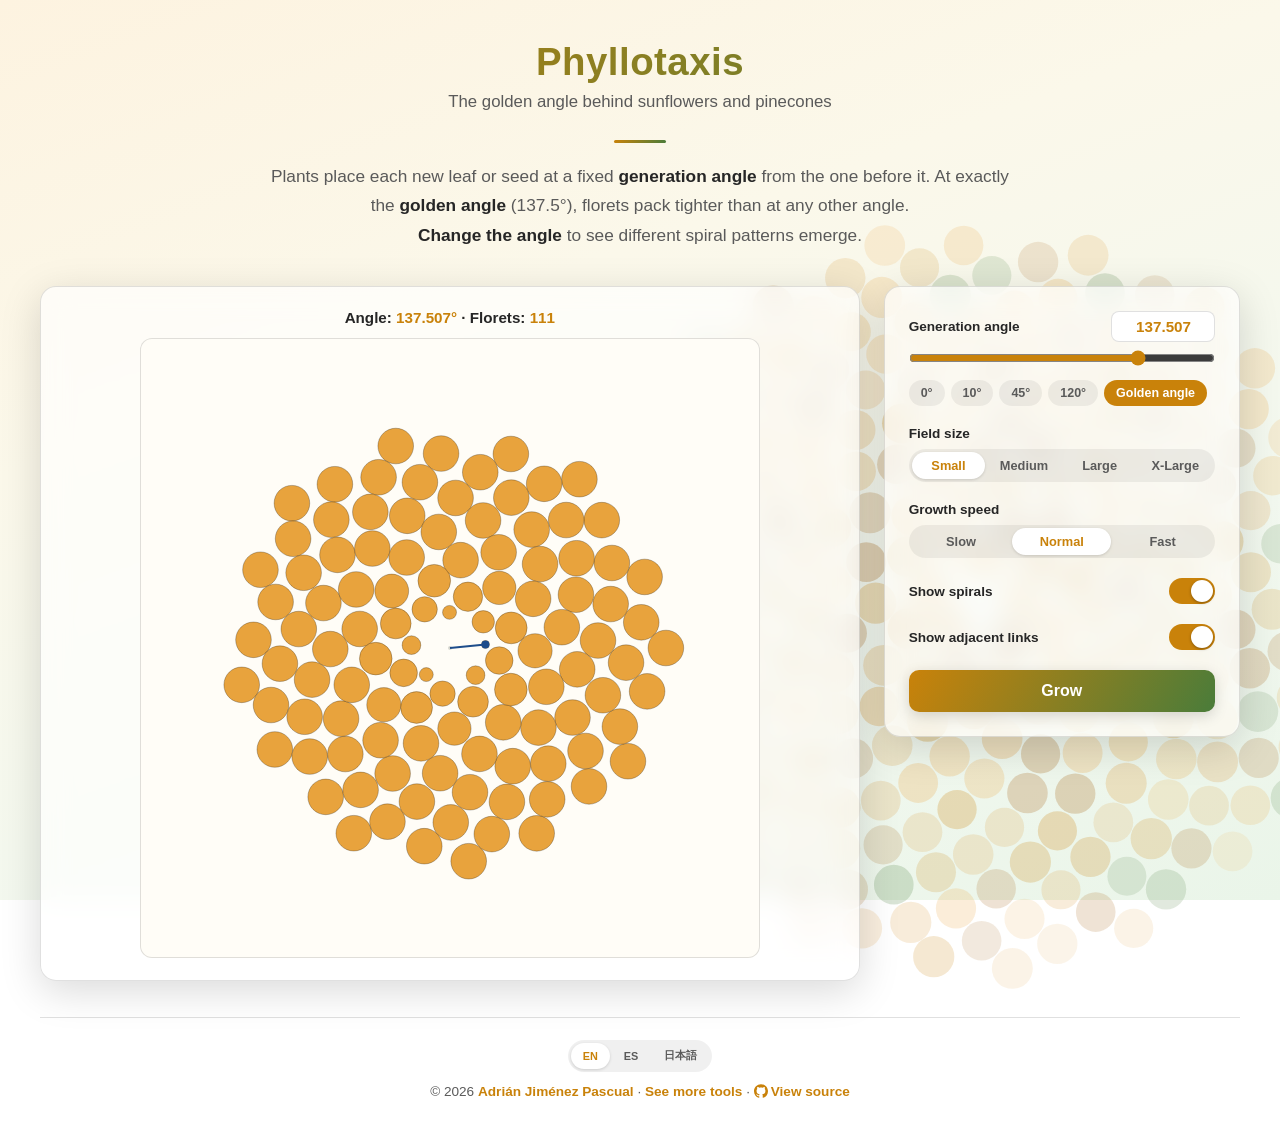
<file: phyllotaxis/index.html>
<!DOCTYPE html>
<html lang="en">
<head>
    <meta charset="UTF-8">
    <meta name="viewport" content="width=device-width, initial-scale=1.0">
    <title data-i18n="browserTabTitle">Phyllotaxis</title>
    <link rel="icon" href="data:image/svg+xml,<svg xmlns=%22http://www.w3.org/2000/svg%22 viewBox=%220 0 100 100%22><text y=%22.9em%22 font-size=%2290%22>🌻</text></svg>">
    <link rel="manifest" href="data:application/manifest+json,%7B%22name%22%3A%22Phyllotaxis%22%2C%22short_name%22%3A%22Phyllotaxis%22%2C%22description%22%3A%22The%20golden%20angle%20behind%20sunflowers%20and%20pinecones%22%2C%22start_url%22%3A%22%2Fphyllotaxis%2F%22%2C%22scope%22%3A%22%2Fphyllotaxis%2F%22%2C%22display%22%3A%22standalone%22%2C%22background_color%22%3A%22%23fdf3e0%22%2C%22theme_color%22%3A%22%23c9820a%22%2C%22icons%22%3A%5B%7B%22src%22%3A%22data%3Aimage%2Fpng%3Bbase64%[base64]%2FgQ28iga7gQ%2B6gQ%2B5gQ%2B%2BgQ69gQ68gQ6%[base64]%2BSfx6Rfx%2BRfx6Qfx%2BQfx6PfyCPfx%2BOfyCOfx%2BNfyCMfyGMfyCLfyGLfyCKfyKKfyGJfyKJfyF9fyOmfg%2BJfiKIfiKIfiGHfiKHfiGGfiOGfiKGfSKFfiOEfiSEfiOFfSODfiSDfiODfSOCfiWBfiWBfSWAfiV%2FfiZ%2FfiV%2BfiZ%2BfiV%[base64]%2F3GUneq1a7fb8zO2NvHngedmb5Y94YIdviyfc75z3f%2Bc43Z5br%2Bw59V13fDX0P9H3Q90MfhD4EfS%2F0w9CHoR%2BFfryun4B%2BGvoZ6Gehn4d%2BAfpF6FegX4V%2BDfo4dB10PbQRuhHaBG2GboNuhz4F3Qltg%2B6C7oU%2BA90HPQg9BH0W2g1x7wbwAUgD%2BAFIA%2FghSAP4CKQB%2FBSkAfwcpAH8MqQBfAzSADZABHATRABbIA3gHkgD2A5pAA9AGsDD0LsC0OhrADT6GgCNvgZAo68B%2FCSkAdDoawC%2FBGkANPoawA3QtQCfhDQAGn0N4G5IA6DR1wA%2BB70ngB%2BENADNPgTwI9A7AXwU0gBo9DWAX4c0ABp9DeATEI2%2BBnAHpAHQ6GsAOyANgEZfA9gDcVb2%2F2MQZ2X%2Ffx7irOz%2FvRBnZf83AFjR%2F%2B8IYCX%2F74M4K%2Fv%2FXQGs4n8dwKr%2BfwrirOz%2FBgAr%2Bv8dAazk%2F6chzsr%2BbwCwov91AKv6%2F1mIs7L%2FGwCs6P9nIM7K%2Fj8AcVb2fwOAFf2vA1jV%2F1%2BFOCv7vwHAiv7XAazq%2Fxchzsr%2BPwhxVva%2FDmBV%2F78AcVb2PwOwsv91AKv6%2FzDEWdn%2FDQBW9L8OYFX%2FT0Oclf3fAGBF%2F%2BsAVvX%2FWYh7f%2Fy%2FodH%2FS%2FL74v8GgPfP%2F5u3TMV7Jt8P%2F%2BsArfb%2FzfL41mv8PxV32Aa33d56%2F5%2BDuPfD%2F3JUGJA33Vj3%2F2TcYbf7pj51e8v93wDQyvy%2FXhC9cRDA%2Flu23NNjc7bZbfGJ1vv%2FFMS1xP%2FXNfh%2Fa1oIinxkahPC33zbuM%2FZwbXbneP36ADb72LuMe3%2FWYhrjf8%2FdjX%2Fb9goh8RgIOiNTFH6lLtt9jauzd7RM3nPNub%2FyW2t8n8DgHn%2FX6fm%2F42fWC8EA34%2F747IWzZvHbQ52wHQbu%2BS77kboz%2BJFSCNyzt37DTvfx3ArP%2FH04NT8i3XX7%2Fh5o0bN924NcEH%2FT6fl3cldt425bd3tHEcCGxDzD933SU9kQqH5M982rz%2FT0NcK%2FL%2FepcgRnrGZWxgN2%2B6SY7zAZ%2FT6fH6HUNb4x32dgLg2tvju7bdfee2nXIyHA4L4wRg1v8NAGby%2F3q3j%2Bfd3vjQVtrBxiMBBuDxuCODnR3tbQygrb17YvLOuycGw6FoOCgM7LrvAdP%2B1wHM%2Bn%2B9G4ne47O541O3bLppvbfL77PbXR6Pl3fY29T4MQX2obsn5YQghsPBAJ98sg5gxv%2BvQlwr8j8A2jpsNru9w9cjbxp0d%2FoIwOXheWc7xwjwTxs3uGNIFERRFHx%2BPikBwKz%2Fj0Oc%2Bfrn49c94bVjhDs62uGX7qkBFwxk77C5PIKfMqgKgK%2Fx9bwgBoO8DwAJ6YFdpv2vA5irf667YVxAoFimpDZnp9%2BH%2BNttDn%2FA2dHWpgFgL%2FAEgkEkKOe1AGb8%2FxLEtSL%2Fj0ecFCSLv62t3QkHAcAVCNjw%2B3a2DdBf2P2IPwB3Of3exH4AmPU%2FA2hF%2FSMnbO2cRoB%2FOf3I%2FjZP0G%2BDq%2BAs9S%2Fa7T4CcLbjG3f8yQcfevChzz3E9PAeY%2F7XAczW%2F3La0c5xV%2BfA5hG8DuwNLpvdRurooH86bAAI%2BDuwp9kd8Uce3HX%2Fgyb9%2FzLEma%2F%2FUf0Mujs4lQDj3d7eYeNDvFcUnSSXy%2BWAwOHwBwOYAPyQ3TZ0P%2Fn%2FSUmamJycnNhvzP%2FvCvDe%2FH%2FDdaqFNt5wy3jApgGwoba5hXAoHHT5%2FCQv9jQPQNwA8Ntpluy2qYeko0M9PfF4JChG41PG%2FK8DmO7%2FyBG2CCiXkmUcLrcX%2B5XoDwSC9IvneQLxBETBY6dlYXMNDXV3Ojs6HG6e1vWUMf%2B%2FAnHG%2FS%2FL2bGxsd%2BQoZsGbaqH2hE9XOPx%2B4PhmBgQ66LFCwjsYR7yEq1oMpKvs6u7q8vn7DpqzP8NAE37P5tKJWOoy2KxZDo7ZrO3qwAOF%2FYpvyAEw6moECKFw6EIMQSEaFjwelw2lmuRTH2dkBPfRCRj%2Fn9HgPfq%2Fw1jAkJPJmMEkUp5bB206TIAOEcUQ%2BG%2BcKovmclkY7GUEArTRESjIcFjY%2Ftdhxo%2F7Xh2x%2BB%2BFn%2FT%2Fv9tiDPo%2F49fPx4NhRkCGFKZoI0Fhvg9fnIOhj2zvFwqlErlwnIpk8Fk4cejYd5Bq7wDw14Pv73D6Z3a%2B5gh%2FzcANJ3%2Ft%2FYLYkgEQwLKJCnlYwU73GR%2FmpTlQplULddq5Vq5UMhgrqKC2%2BWgqs%2BJ%2BFEwsf3ZlnjOoP91ACP5%2F%2FoNclgMCoIYjcXjsf6Mz6bmHw%2FqzVBWZuEXioVqoVauFMqlcqlQWM4IAo%2BcilUCYfhZoWT3TO3ba8z%2F%2FwBxRvs%2FGzfcMuAN8n4UmJFoNJlN2LBjudwePiRg9EuIv1DNVSrFSi5XqZbLRSCUCjFBDOC47Kf4be2syEPDRdr3RWP%2B1wEM5X90H8Isvfv9YjSRyfgdtF%2FxoXAyW4D1C8VaoZKr1HLFWrFYrRTxZ4XS8nKCZwiUi%2Bp5t3PCsP%2B%2FCXGG%2B583b9i43sv7cRJz%2BcVYKpt2eL08PBJaLiF8DH8RoSP4Cn5Vc1U4CXNQXs6i5cL7PY4O9aBpb%2B%2F50r6nDfr%2FWxBnpv8vJ70YS5fDxYdjfdmomxdC0VR2mcIv5iq5IhyUU6cA3xUxCYVCuRBG08XrRp1KDiID7f2iUf9%2FG%2BJM9f%2FlKA2mw4HSJ5XJBHnRmy6Qf8o5mL9WyVWLq6v51SJ9h9moVGgpp2Ii70UuotN%2BhyMwQRnoWWP%2BZwAG65%2Bbb9pI%2FX9Z5P0uGxFgCpBkYnKBjTM5J1fLr1Zq1dUcZgDBF2GqHGagIHsFD2VTqq8dg%2FJ%2BSVL9f6Bp%2FzMA4%2F3%2FTbI8lAi4KRZMgkdMZtKxZVqrZSxdjH2%2Bura6hl%2Bra8XVtVyuiimhpVxaTguUS1Fhu9xiJpnuH3gCDAfU%2BJvy%2F99DnBH%2Fg%2BCWqScGI4LXzSJB9Ql5Q0mKv1wsY9GuFtfyFH5tLb%2B2hm8ppSIpVWh6lrHUPQD3eYRMOhGNhmPJVFaWmve%2FDtCc%2Fzde%2F4lb5YGY1%2BsNBAKdPjqyuN0eykACGaiYK1ZruVWKu4rwq1XEX8vl87VqpVqEiQqlrDck%2BHmsfwElBgllYTKZkaVm%2Fc8AjNT%2F8kBYCIndXd0ohru60IXABuAVBDYDxXIxl6tV4JwaTJTPYRbyqxClVWwIRLCciWIOeC%2FiT19VKjZ2pEn%2Fvwlxzfv%2F1mwiHI1GI92kri5MA2r9AJXOGXUB14q5VYS%2FiuULAxEIxh%2FTsFrDKmA7GvrvOHJmsulkGmNPxRTqvNB4s%2F7XAZrL%2F7KI%2Bj4Y6KJqnmaACAJB1J%2FhbN1BlRyt3dV8Lk8LIZ9fy2ESsCwqMFGuCACU1UIym01R8PFoFNWTgHap1Kz%2FGUDz%2BV8e9Aaod4WanspKOvfyRBDqh4MKSJdImBh5mCdHocNFq%2Fh9Po81UK3PQEaIZbKZVBIrmApCKBRKSS8ebNL%2Fb0OcgfsP8oDX71NLSTrFu9BIxx4sYgKWC8j1WK0Y91WEnmeBr9GKzgEDm0MthxlAHkplET%2Fq65CAcoqn%2BJNS8%2F7XAZrM%2FzdNDvIuu9o2x27KzvA0hDQBKD1hodVVWro5moi6f3JsIRdzbBWXCkuZ%2FhSFzxoWoA%2BlpYPPN%2B1%2FBmDo%2FsOt46LNzqoZdozEMYYPhfpoCbPKJ19B%2BGzoaQ%2FA2LOpAEa1WqwUyETpEGxP4bsBjxkYlF442Lz%2FL0KckfsPt37yk3LC4SAEchFs5PDWNwFkyypqCHXkaRqq%2BAoIhI99oVKsqRbiaStjWyDG3xsdl9gG0Kz%2FdYCm7%2F9s2bx5YijocDhtaiOOpkCgYwAIisW1Yp7lIFoFtAbyOVioQptxrVK3UJqG30ENR6dfHJw4ePB5I%2F7%2FOsQZvP%2BDC0zyIFpvTup%2Bopjz8rQESrVcDWOMIV%2BldbxGPiIX5fNsM6vQCaFQZABBFOIO1jftOkr7lxH%2F%2Fx3EGb7%2FgxtAE3E63qonSSGMY3ChhHNAbbVI0aIWramJaJW2gyLCx%2FjXcMYEQCwUxLEMx3pSV4%2Bk%2BqdZ%2F%2BsARu7%2FbL3tjsmlbH%2FEBwYPzmK0D5fK5VoVibIK6yN%2B2oHzOVoEMBNK0kq1UqmpG0GM%2BtQ4GlNvAsfj7qnzh19o3v8MwOD9tztuv13O9mWQzuMBdQYAQO0TKnfIPiji2AKgKog4aFqwE6NQLWIR07P8AMooVkuhu%2BjukaYPNe3%2Fb0Ccsftvd9w2Kfel%2BjJovC1n%2BxPYT5HK6ShAx0ecAyq1NZY6KXtiRwbCKna3CtuJizgyJ0NBOtsj%2FG5VnvjE9KFm%2Fa8DGPC%2FnEURnOongroyGSwCtIHg8iJGHLUb28byeVaN5vJV2smwERSpVxfDIvYzAJUgEglEps6fbdL%2FDMCQ%2F%2B%2BQMxQ%2FimBCYBSZaCiLVVyjWhqHmRoVorSbsTqoWKVKblUthmgCvMiidKTBKlARIvGIOPVak%2F6%2FBHEG%2FL%2FldrkvpsaPw0gab5Nm0qLDE2armIrpYoUqUdrHUNLRJoalvEb%2BpyMNAaR43uVQkyjrkhJDPB6dOtOc%2F38X4ozc%2F5yk8afwE3H838ZiMdFhw4kSx4FyqVaCibBScQogADgHDsLJHmOP9kS1iOZQaTks8G4H2wTbWKeaKLrgo6PN%2BZ8BGLj%2FuTWL6FELx%2BhQE0Qr2kv1nEeIoSNUQ0OC4qzSLlBFIVGhEzFWcI6gquUSTQCWgA6gFiPYzZ0uR2SiOf%2F%2FHsQZuP8p06MNeiyALmEA5xl0hiiTBqknWirVCqzkQS8ICbS6yjbhShWHTLSGypUiNrtllKEeFaAeP54WoKjrkZr0PwNo%2Fv7z5Fi4LnrsEgj6UZXhWO%2FFoWwJq4B2A5wdK1TVVVGQVrAKitRUQZmNjgUBhKiOdlMppD7qcPrc3kh6YqZZ%2FzOA5u8%2Ff0oeS%2BNpBRSNQHS5CRc7cCoLhvupq16jvlaNfIROCo0%2BajgQYQIqWOQwUIod6T0eH3sM6%2FR5%2BMjAkDSj5s9m%2FP81iDN0%2F3lCzvbTAzI62weoWc6a1AGRGlsFLGNUFMg37B%2FqsNPwYwIKlTIt4Sw1F5FE3XSY8QXiPeNTX5CQPtUM1Iz%2FdQAj9593Lcnrx9DXwemeHezpZIzW%2BjJMBBtVsBCQjSghsQnAg5oie86Bpgodh1lDKxpLJPsV6STtX2dPGfA%2FAzBy%2F39b%2FfrkrglpMMh2UgLwojeEvYA2gzKZndq7QMDol2kCkGHL9MysD%2F0Utn3T81k5uzRzdpoqICP%2B%2F32IM3r%2FHzcQ79y%2BfareHgIA7aweAd11BElLGRmVVXdIrPiCb%2FGH2AIysZBHzGglSCbTt3R%2Butn6R%2FO%2FDmDw%2Fv%2B27RP90TjWMfpb7DmBw%2BENhelkSZNQKlHKKVYJoUwbXJnOzClkIN6NB7DkI1K6Xzp3arb5%2FK8DmLn%2FvyOLB3wg6O7q9FFpgJMZL6bo6So9I6Cw2RSUKDGVWN89hdzLe70etHP7WPz9%2Fakxadag%2F%2F8A4sy8%2F7KUolqCxe%2B8%2BpAynM3S6bJED%2FoYQpkMRRVEhuJnzQg8JEcx0k9KJ%2BXTs8b8rwMYev%2Fl3u07x2IJLX67ejZ2eVzBTAZLmT3jZs%2B5Syx6lNDLmRDtfexJq0ekFIRitj%2Fdn8pIIDDifwZg%2BP2Xu7bLKQBQ%2FJ3q4RabksOGlm0yhH7%2F8nKhUGfAQWe5kA0n0dLGHQo8msXOEQiLUZUh3Z%2BUT8wa8v%2FrEGfi%2FZesGj8mAPf42LNrmy%2BBzBLi6QpIbHl5iSiAsozqFX04L%2BtB0mkYO19EZPtgjCEoxvyvAxjx%2F457J%2FrRnO0OdNWPVvBRZ5xySwp1kcAQUPLhsVMqncGmjStcbtbGoqs3%2BGFMAAQIIKTkE8eM%2BP8PIc7o%2B1877l1KJaORIAWEEzoQuhN0MEulYi63y8XTDV1NGfSxeDflWRduXoo0a74ADX8sRgiJ5NiMIf%2F%2FEcQZf%2F9LTsbYtZQwrgQlEkmKHsOfTIbdbuRTZJq6eOxbUaROdnXO5Q%2FSxhHo6h4cSFP47ErRhyXmn2b9rwMY8P%2B9O3agqqaaNJb8yBO3SEsIHymFHnaFGAA9NkPvFiBu2ngFLxxETzN9gW5G0C0p0s67byTXbr7ryIwh%2FzMA4%2B8%2FygMf%2BNC4LD85sf%2BRhz631JfppyMyASBUOqFR6xnyeLDvZpNenv2xy9eJAzw2P36K6p8TJ2dmZk4a9f8fQ5yJ9x8feGRX%2Ff7%2Fg1K2L11%2F3JUK8ygr6LkfziyMBHtWJhtGF9pD5X9nFwDicXHw5KnX6hvY8ZeM%2BV8HMP7%2B43333X8%2F3X9e6gNAgglX5fwsqfqoe4sx51E3IDuJQpD9OU7vBBBNKIbrH80%2BDMDE%2B4%2B4%2Faze%2F4eDUjpAOhYM0PM%2FugNON%2Fp8YjLJarewmj87yUN4tpeQDNc%2FGsCfQlxr3v9doi6LCtCfEBEnPcNkR0afP5rEhovyORMNRtjDTZoC%2FKB0%2BpjB%2Bkfz%2F59AXEve%2F92f1QGSmWQkwnq2jABFAxZGkjp4Y9lEAC1E6ibSFESnTs8arH80%2BzCAFrz%2F%2B8jDUkbtcyHUZH9%2FNNJdJyCIKANgPcisnBAJAW04AAydPm7S%2F38GcS14%2F7cOQDkIiUheSkTUZ%2FgMoIs9iGeFZ39WkQZxAsJbcpiC2Pirx036nwG04P33h3cTQIriT%2FTJktSvnjMZgDOSjKsAUFY6K00l8LfBIACeOGHW%2FwygBe%2B%2F72YAmIBY4qPSU09JA3RIYHPQ5eteiiV0rZemz56RMjExIkYSsfUzZv3%2F5xDXgvffGQB1Gz84KeH%2BpzQW0wC6HUtryWg9%2FHh8nLXPFVx2wTXkRHbGrP91ANPvvyMLxWJ9d9ANXFx%2FyyZUgO5ufzy%2FthJlwZOOnjt7bhYneOnoYCIaltkCMON%2FBtCKz3949LGl5I9tlXD%2F82n631JSAwhcwWOObDgRUwEk9fkXsueMcnRIeullk%2F7%2FC4hrzec%2F7N8pXb3%2FLKWpU0HxT%2BXzV%2FL5dBQLF%2Bti8AyGn%2FV%2FjpnP%2FzT6DQCmP%2F%2FhyS%2Fue0q9Piytj7Ip6Bq6QsqvDITjBDB15pr%2BD2VQs%2F5nAC35%2FId9n9fff%2Fnyl599VqZVHOF7zisrV1auXFmR0lEYKHF0Fs8gXz2B%2Buek%2BfxPAH8JcaY%2F%2F2Qve%2F%2FluSPPSYqiSLj%2F%2BaVnaCeICD3SoWPKlZWFlZWzUjoSj2ZmTr%2Bm939efqUF%2FmcAJv2%2F5zF6%2F0vBUNelHDjw3IuYAjEhHTx%2F4fErCwsLyvRZaTASk1X%2Fz4NTaY3%2FdQDD%2Ft%2BzZ%2FdejDyMsqITXJEOfFUaENO4AXSEAEaHZ8595Zw0NHjmDPs5VQo4Zsz6%2F68hzqT%2FvwDjqNGvsF%2B0aHH55%2Bh6usF0%2BFAdAPn%2FDE0SfnIRwleCuLKiaJo35H8dwJD%2FMfqPSZKyuKiP6kqd4MrB3zxI908OTh86sAKAk6fOnWJ%2Fs3IVQP1S%2F%2B8WlUtvzhvw%2F19BnDH%2F7yb%2FS5I0p6iGWKF5ULQ5OK%2Fe%2F3xh%2BtDzBHBidrZOxsJfWMCvBURP344ujI4ujMy8%2BYYR%2F%2F8jxBnx%2F27yP7w%2Fp0ZfF3xRB5DY9aXDmIFnCODY7Ezd%2FCx8XepvRhcW5l5%2Fc96I%2FxsAmvM%2F3uJUzY%2Fw52cUSVpkc6HNQB3g7POPEsCh2fpPKmzMRylqiE0E%2FjU6rHzDmP8ZQPP%2Bf%2Fiz0ouPP%2F64Uh%2F8%2BRkQKItzFFDdKS%2BQfaZxfYYB9B46rf7s4tzi6OjIyAhiZl8X8W%2F6flR5e96Q%2F%2F8J4gzkf6kePmK6NEPbl7Koent0geUj5StHDh8%2BwwDuJ4DnT8%2BskOMXR1jkiB2%2F4Pzh4WH2W%2BXtt4z5vwGgifw%2FN7J41fnS0cW6s9mypMSiHD58RFHOTB86d%2BHTBHDh1dNs9Fnk6hc4aLgX4YNheOHSxbeM%2BV8HaDL%2FSysLCzrB4uLcgr4063lROY8%2FxuNTDeDE6RMrc3OL9QEfGVkYqY8%2BxQ8DGfX%2FP0Nc8%2FXPns8jqlEabgTFnDMyqiWWlfoehdR%2B5uz0qToAyud5ZW5uuJeF3zsy3NvbO6xJ%2Bfq8Uf83ALz3%2BmfP7i8ptBjrOZC%2BYhzV%2BIEzd5QS0muKdHZ69irAcWVuXS8BDPf0XqPh3sVLb1806n8doMn6f8%2Fe55BO1ExCHKP1SWC%2BnoNWVua%2Fhb3tnAZAxf%2B8QgC9vT092uAzghHlonH%2F%2FwvEGan%2F9%2B3dr4wMAwFGxi%2FK6aO9QzSevZgBxP%2FNy2fOgWD2gpqFXjpOAHOId926dfgh%2Bq96tfjnjfufARj6%2FLd9e%2FdK68jHuhd61LBGR%2BcWV%2BYvXD6LBQCCC2wfOPYSWrjK3PC6db1sGQ%2BrK4DF%2F7YZ%2F%2BsAzX%2F%2BG46PKIRYJCPqcNJk4MvRReXy5ZN0%2F%2FO1WUV59DVWzOHwpcydOnbhwgVMwLCKQEICesuM%2F%2F8V4kx8%2FiH2sMVRNRbV1MNH10mXL39r%2Btwp9fqksm2RAJSXsVXPX7p08RIQPt27jrFiMpTXsQGY8X8DQNOf%2F8befyQGpBfEBH9MPvo7qCvgnvr951MzCgAWhhX8VP38SwgXHlu3bm5RUV5%2F%2B%2BLfmvO%2FDmDw89%2BeZe%2F%2FHlGrOrarnTw5rd7%2Bqd%2F%2FAcDKwvDwyswrL2vn3%2FnLly99DQFT%2BfyWSf%2F%2FG8SZ%2B%2FzDr37n%2B4%2FX3n%2BePX5ZwqF%2BZHH%2BlZn6%2Bffb39SOj38zb7z%2B0fzfAGD48w9fVN9%2F1N7AuOb%2B%2F%2BxLl9GVQI39ym9d0%2F9544036Px%2B0WT%2BbwBo9ecfmrn%2F04z%2F%2Fx3i3o%2FPPzR6%2F61Z%2FzcAtOrzP83cf2vW%2FzpAKz%2F%2Fc9bE%2Fbdm%2Ff8fEGdl%2F%2BsAVvW%2FDmBV%2F%2F8nxFnZ%2Fw0AVvQ%2FA7Cy%2F%2F8L4qzs%2FwYAK%2FpfB7Cq%2F%2F8b4qzs%2FwYAK%2FpfB7Cq%2FxmAlf3PAKzsfx3Aqv7%2FH4izsv8bAKzofx3Aqv7%2FX4izsv8bAKzofx3Aqv5nAFb2fwOAFf2vA1jV%2FwzAyv7XAazqfx3Aqv7%2FP4izsv8bAKzofwZgZf8zACv7vwHAiv7XAazqfwZgZf%2FrAFb1vw5gVf8zACv7n%2FT%2FKAEPpMhWIiUAAAAASUVORK5CYII%3D%22%2C%22sizes%22%3A%22192x192%22%2C%22type%22%3A%22image%2Fpng%22%7D%2C%7B%22src%22%3A%22data%3Aimage%2Fpng%3Bbase64%2CiVBORw0KGgoAAAANSUhEUgAAAgAAAAIACAMAAADDpiTIAAADAFBMVEX86wD85gD83wD82AD90wD21QD7zgD5xwDzyQDryAD1wAD1uwDtvQDvtADtqQHiuQDipALXpgCxoAzXlgHVjADIjAHGgQrCgQzAgQy9iQS9gQ68gQ67gQ%2B6gQ%2B%2FgQ23jAe4gRC3gRC2gRG1gRG5gQ%2BZjw60gRGpgRSAkAl3hQq0gBGygBKxgBOxgBKwgBOvgBOwgAiugBStgBSsgBSugBOrgBWqgBWpgBapgBWogBangBargBSmgBelgBekgBejgBiigBmigBimgBahgBmggBqggBmhgBihgAyfgBqfgBmWgBmtfw%2BefxqdfxqdfxicfxqcfxObfxybfxubfxiafxyafxuZfxyZfxuYfxyYfxuZfxKXfx2Wfx2Vfx2Ufx6Ufx2Tfx6Tfx2XfxyWfxyVfxSRfx%2BQfx%2BPfx%2BOfyCOfx%2BNfyCNfx%2BSfx6Rfx6QfxWMfyGLfyGMfyCLfyCMfxuKfyKKfyGKfyCJfyKJfyGJfyB7fx6ofg%2BJfiKIfiOIfiKIfSKIfiCHfiOHfiKHfSKHfh%2BGfiOGfiKGfSKFfiOFfiKEfiSEfiOEfiKFfSKBfiWAfiWAfSV%2FfiZ%2FfiV%2FfSWDfiSCfiSCfSSBfiSCfSF6fjR4fil2fil2fSl6fih5fih5fSh4fih4fSh3fih2fih3fSh8fid7fid7fSd6fid6fSd5fid%[base64]%2BETAJbaA9MUwpOMwA%[base64]%2Bq7jUEoIGjO757%2Fueeec25V63WsT3lWm2f9qrE%2Bbay%2FJetXZP07sn4d1r9rrF%2BT9bdl%2FXuy%2Fo6sv%2BdZfx%2FWb8D692X9B7L%2BAazfhPUfyvqPZP3Hsv6hrH8M6x%2FB%2Bk9k%2FRNZ%2FxzWb8H6T2X9tqx%2FJut3ZH0e1udg3SHrLmOthbVO1npZ98i6V9ZGWPfB2iTrUVlbYD0A60FZD8l6WNZWWdtgfQ3W12U9JutxWN%2BA9YSs7bKelvWcrJ2wqm6F8U0AljK%2BD0CZAnCtu98E4GrG9wLw92Vdq%2FH%2FKSyv8RcD4Ldk3SgAa2XdKAAPyLpRAL4hq6wAKLb7rweAYrsf183sflw3s%2FuvB4CvwroZAJ6CZR0AvvtfXve%2FA1aVr%2F%2BVC8DzsKp8%2Fa9c%2FS8ZAHz9vzX6v6wA%2BO5%2F%2BfX%2FmgDw9b989X83rCpf%2FytX%2F0sCAF%2F%2Fb53%2BLxsAvvu3Q%2F%2BvCoCv%2F%2BWt%2F58oAL7%2Bl57%2BWw%2BAr%2F%2B3Vv%2BXBQDf%2Fduj%2F0sC4Ot%2F%2Bev%2FHlhVvv5Xrv5bDYCv%2F7de%2F287AL77t0v%2FFwXA1%2F%2FK0P9PBABf%2F0tX%2F60FwNf%2F26P%2FtxUA3%2F3bp%2F9FAfD1v3L0fx%2BsKl%2F%2FK1f%2F98Kq8vW%2FcvX%2FtgHgu3879b8AAF%2F%2FK0v%2FbwoAX%2F9LX%2F%2BtA8DX%2F9ur%2F7cFAN%2F926v%2FLgB8%2Fa88%2FX8JVpWv%2F5Wr%2F1YB4Ov%2F7df%2FWw6A7%2F7t1n8NgK%2F%2Flan%2FNwSAr%2F%2Flo%2F%2FWAODr%2F%2FLo%2Fy0FwHf%2F9us%2FAeDrf%2BXq%2FwFYVb7%2BV67%2BWwGAr%2F%2FLp%2F%2B3DADf%2FZeG%2FhcA4Ot%2FZen%2FdQHg63%2F56f%2ByA%2BDr%2F%2FLq%2F8uwqnz9r1z9dwHg63%2Fl6f9rsKp8%2Fa9c%2FV9WAHz9X379%2F8QB8N1%2Faem%2FBsDX%2F8rU%2F2sCwNf%2F8tX%2FZQPA13879P8TBcB3%2F6Wn%2FwSAr%2F%2BVq%2F9HYVX5%2Bl%2B5%2Br8sAPj6b4%2F%2Bf2IA%2BO6%2FNPW%2FAABf%2FytL%2F5cEwNf%2F8tf%2F2w6Ar%2F926f8nAoDv%2FktX%2F10A%2BPpfefp%2FDFaVr%2F%2BVq%2F%2B3FQBf%2F%2B3T%2F5sGwHf%2Fpa3%2Fr8Cq8vW%2FcvW%2FKAC%2B%2FleO%2Ft82AHz9t1P%2FbwoA3%2F2Xvv4TAL7%2BV67%2BH4JV5et%2F5er%2FbQHA13979f%2BGAfDdf3no%2F6IA%2BPpfGfrvAsDX%2F8rT%2F1sOgK%2F%2Fduv%2FDQHgu%2F%2Fy0f%2BiAPj6Xzn6fxhWla%2F%2Flav%2FtxQAX%2F%2Ft1%2F%2FrBsB3%2F%2BWl%2FwUA%2BPpfWfpPAPj6X7n6f8sA8PW%2FNPT%2FugDw3X%2F56b8LAF%2F%2FK0%2F%2FbwgAX%2F%2FLR%2F%2FfhVXl63%2Fl6v81A%2BC7%2F%2FLUfw2Ar%2F%2BVqf%2FXDYCv%2F%2BWl%2F584AL7%2Bl5b%2BXxMAvvsvX%2F0nAHz9r1z9Pwurytf%2FytX%2FTxQAX%2F9LT%2F%2BvCoDv%2Fstb%2FzUAvv5Xpv5fMwC%2B%2Fpen%2Fn9iAPj6X5r6vyQAvvsvf%2F0nAHz9r1z9Pwerytf%2FytX%2FTwQAX%2F9LV%2F8XBaAy3f%2FGe%2B%2B5vzvbnbr3%2Fk2bKkP%2FNQBlrv9r6dtVAYBvj6Sy2VTl6P9VASgX%2FV%2FryP%2BiAGzcuP7ee1ObOzu7tmz88pc3VYT%2B3zQAJaH%2FvPnvunPtuqvp%2F5auzo5YLJl6xHAAZa3%2FJ2FVlb%2F%2Br70GAED%2F770%2F25mIBIKxztQWcQDlrv8EQAWc%2F7tA2Nej%2B1%2B%2FlP7fnxpNROpqaupjm7OPoPXLX%2F9Pwaoq%2F%2FN%2FVzqLod26pQAAH5Dq7IjUBeuD1cHmbLcbgHLV%2F5sCoDT0fy3u%2F85EoiM5mgXzr11E%2FzdC%2FNfVEQkgADU1oeau7q98%2BdFHy17%2FCwAoy%2FN%2FNptobGyKJ7PZDesX2f33wP4H%2B9fVBWtra4PB6lBn9hFw%2FGWv%2FxqAcs7%2F353qjDc2hJti8WQ6u27dnUUAgP3fnaX9X1u7cmUtikAKALiv7PV%2FUQDKR%2F%2FvWJvqTESbYDU2xpJpiASKSsCWbGesJlAfBPuvBB9QH0ECNpEPKGf9v2EASiT%2Fj%2Be%2FLdmOpsamcDjcCAR0jKbWr79znTv423jPPWj%2FYCAA9l%2BxYgW4gNrayGYlAuWs%2Fy4AytD9r737rrtS2Y5GAgB9QBQIuH%2F9%2BnUuAOC%2FVLY5UA37v5oBACGo78xuK3%2F9JwDK%2FP4%2FlW4PEwDkBKKJztTG9Xfec6%2Fh%2Fu%2BBDCAEADUYAKwQAKoxHcQBQDnr%2F2lYVeV8%2F%2F%2B7a9eNJuNNYQEACAgDAfd7AsD7UQCCYH9wAFVVKzAKqA2GmlPbtnzlgQcX1%2F%2BtWx%2Fetq209f%2BGACid%2B%2F%2B7If27BUNAtH0oRAQ0IAH33LNOpf83QgyQ6mqurw6yAFQhAdXAQnUslX1oSf3fCt%2B2lbb%2BawBK0f2Dza%2Fi%2FgGADdldscamJgIgFGoMhxqAAIgDdAJo43rKAARqcP8rAICA6pURyAUsvvsd%2F1%2FK%2Bl%2FSAFxd%2F%2B%2B%2Ba21XNtlUFxb7h%2BAgEGqoC3dsBh%2BwXmUAH8l2RtDpEwBVDAD8vDoCv%2ByBB76yqPsvB%2F0vAKBk9P93%2Ftlvg%2B3hx88vXv8Hid%2B1qWwyrABoaGAA6iIdXSkdAN6bSjUHV9Y6DkAAqA1GOrofKgYA7H7UgK3b4Iahd9u2Utb%2F6wagpOr%2F1t29dl0qDVkABiAYbKAVIgIeofwvRACPpJojwQABwPavWsEE1OCdEEjAQ0XP%2F1sf6c7ierKk9Z8AKH33%2F9nPouW9AKxbexedAcKNZP%2F6oBDAPiDbfe89G%2B%2FfuPH%2B7OZYgE8ACoAqPAquxDAwm30I7O5y%2F1u3IgJbe7Op0WRbe2dX97avbdW2Lzn9L10APr9hdDQ9Ovqlu%2B%2B%2Be%2B0dxQtA16393bXrR9ujYeUAghqBuprYaHYLnQAeSXVEajACQPt7AYBsoBcAXNu2we4fbY83NcU7Uo%2FdLADLqf9nYFWV4vn%2F8%2BDaE%2B0dHZ2jeNNPAHzuc97qX%2FgvNRoPmwDU1TEAgYZYJxCw%2Fn60f5Dtrx1AFWeDqmtAKbY9%2BOADDgCPbH0EvX8229meaIljajGR6vt6Cev%2FdQFgjf7D6e%2FubDre2BSNJZKdo%2Bn06Jc2bLjrDqP87y6p%2FlmfHY1JBNDAHiBYxz4gEIhlu6H4P5uCO6Cg2F8BwC6gurY%2B9pnuhzQAX%2BXY7%2FHu7nRnAnJL0Wi0qTGezT5Wwvp%2F0wAsj%2Fv%2Fnd%2FZAJatA9NGozFYCbjnTSEAn6MCEKf8%2BwvZzmhdKIInQMr0BRQADQBAB1T%2Frk91RqqrKQBwHIAEgvDZ%2BubstgcfeuQR2v5btz4CADyZzXbE43i9CACEG%2BPp7JMlrP8nYJUoAJ0EAGT26iCki4Ej%2BNLmrrvl9K8BSGkAGoLk6IWAOvg%2BFNuVvf%2BRzuZQrbJ%2FAQAra5uzvRoAVP%2Fu7lQ6iZmlaBz2fxMAMJrtLmH91wCUVP6fJAAAaKDMTiMc70ORCNz0ZrOw%2FT93Bx7%2Fcd29bh2kgQSAoAAQqOMVDAYaOiB%2BaI4EOADwAEAErMRzgOj%2FIw89%2BPDDvdnRDrX70f7hxmiyCwD4Wqnq%2FzUDYNX5X3mAYH09JfhD4AYCdbGOZOeXurq0%2Fq%2B7CwAY7WhqCLEDIABqFQB1QfgdnenOWKBaBQBFAdicfQhPgg%2Fj%2BR%2B2f2d7DO6Wo8r%2BoEGJzmsBwFb9vykAlu38zwBEAYBaPNehD6hDdxBCL5ASANavu3Pdus0dsbDL%2Fo4LgN8RjsVjkdpqvgP2AgAEgATgOQCOgQ9tA%2FXvzqY7omGsLWpC8zfhVw6H4x0IwGOPl6b%2BlzwAkLDlqA4sHKgJxBIdnV1Z0n8s%2FFmHWYAQ54AKAKC8cL2qASiwP%2BUDa%2BubO%2BEcsAX0%2F8nezbs6oo0o%2F%2FSN7A8ARDt6bxAAG%2FSfACi5%2B38NAObvlFeXU14IzvfZ%2BxEA8ADrRxNNaH8DAIcABCAYlARQEQC4LiCyqhc9AAT%2FsP2beP%2FjktslBCD7GLj%2Fx0tT%2F9%2BEVVWK%2BX8FwEo8rgdwUTl3TTVU8jR3bKYOgLvWbxlNhJX9HQACGoAG%2FKS2fwEAGAXU433AV7%2BKqR%2FY%2FmFtfrhXDjYIAE8uDYDN%2Bn%2FDACx3%2Fh%2FyAAwAZWxqYGEJBxm4JgCJ%2Fuz9EAVgGghyPmx%2FA4CAtj87gKpFXUDtCjwIPrytF2LOcJgLC9n%2B%2BJsJgKb27Avo%2B0tT%2F0sWgI0OAEiAXnSkr4Uz4ebsuvV3YbaowbQ%2F%2FO81QoDjACT3u8KVCRYAqqohFfRwdwqCycawsxoprFQA9F4%2FALbovwag1Or%2FHA%2FAl7ds%2FpWkCLirsZhj4xYAIBB0AVBtAqAcwKIArFhZhR5gy%2BaOMGQTHPM3UtCpAehjAEpR%2F68KgK33%2F3AXEBMA5P5%2BJdufPlq5ApxAc1c20xklAMT71%2BIvqqkhAFwOwA2A8xMAADMBm6FnuCGkzA9ZB7Y%2FnkCh3nhJAGzX%2FxsCYNnv%2F%2FHiLwWXQQ1Bbb%2BVrkUbGyMBqPUL1mv7V69kAgCBoABQbTqAAgDwC0eaOzuidQ16%2F2NhEToUBUCYAHj8ydLU%2F1IF4LN3bIAAHyxYvaIoAXi0AycQi4XqgqYDIK0AAOC4CNnhgKoCLAqA%2BJba%2Bkgk1BAKhdz2rzU8QO%2F1AWCT%2FhMAJVf%2FjwCsZQDEBbgJWCE%2Fq64NmgcAlggGoAGzg6oMdMWiAFCBcKBOjvxcWIgpp1oBIKQA%2BMYTpan%2Fb8OqKrn6v7vu%2BNwdd2GOxwHAJEDbk9o8NQHVGoBaBiCAn1phLLf9FQC1wQaxfyTkXCsKAQBABx4DiwFQCvp%2F3QBYUf4tAEQbDQAMAgwAVtIFMBPgAIAKEAZ6qqtXLgUAh4HYI8QARORaOWAAECIAwP0%2FUZr6X7oA3DHaETM9gFTxuAkwnIADAClA2ARA%2Fy5dDuZ8DfQAQQ4BImF1rUxV4wGOAjATeO0A2Kb%2FGoCS6v9jADoT4TpK5JqFfAYBqrRPVCCgYgA8A4A5GzBvTL%2FW8BzOV9EAQF7BDYAEkwRAHQLQi%2B7%2FidLU%2F0UBsL%2F%2BvyudbOJ%2B%2FqriBChdqBYVCKhjYIAO9XB56GQOXJ7D%2FBklloJGDKhAwkuoAN5EAgDfKASgVPT%2FugCwqP2LJj8lo24AihCgRQBzNxj0VZMDYAUoAMA5P%2BifrqxWAESUA5DfhARgkXEEAXjsie2Fu18ZfafF%2Bl%2BqANDov06PBzDDAJMAdAFYMlCHe54cAG5mmAWGAFQ7FwmO4Y2PDQC4tLR2pQaArpYXB6AU9J8AKMH%2BfwOApQlgGQebY%2BavLhCACLAOikmbwg3UDlyw9LVCtQNAgI8BfAaslfunlXTz5AAg5n%2Fmme3PPAnr95954gktA9u3P%2FeCpfr%2FXVhVJdj%2FBxJAFQENweqCau7C0yDt%2BkYqIMZ7ABgYpgGQHCHeJ9cUoUHyho79mTh1%2FQQ3Sw0xA4DS0%2F9rBsDC8e8p6PnQtwFFwgDjJKf8fiMXAkA3AQOgV02gRi2yuUMDXRwYDqBaBwoIQDWMlNzc%2FcQTj29%2FYvuTcBokAkzjQwCw02b9L10A7rhLbgNWeks5vWGcnP0auIsAtQABkHQOFxMF9GII8EfH%2FnVBwwGYJ0cAoDrS2Q3e%2FjFH%2F1%2Foo9XbbazevoOW6r8GoMTm%2F6yFHqC7IBXUWCf3eV4C3AG%2BDv1wVBxEAFHIIpO9g2qhawiYq6YWi4y4fghOjQJAoNZ960hjRF548rGvCwAv9PZlMmPYNQ5zh5txdcBKwsX0i3bqfwEAJTP%2FDz6CVFAoULuIC3DFcXT4w9iPZ0UJAEFz6WJxLhcxWaC0Ac2XKAbA5uwzaP1e3PSprs1dm1etWoVWT8TgBjlCHQTQQpzdb6f%2BXxMAy%2B%2F%2B3W3fqv0LGoTDgQINUHGgJkB58kBdWOr5CAC1qLqjQVadLjAWBLh8NMT3wHWB2iIAjD35xBMvDGZg069qjkUiEexW4Xk0ISohhPb0WEeq19EAm%2FTfcgB493%2F2s477RxSg7P8uGAtwF05%2FqdElAcUA0IE814E1MAFNDAA1CbtWg14uzxAMGQCY0lJNo8Qyfb2pVavQ3WOXCf%2BReNpspPsjWCE4KqYO7t79vIX6TwBYrP%2BfX2wCKPb%2FdQkAK5cAQG9%2F2suNuq8nFPQY38uAQQBXg0ElGOcSzcgCWlFSmWyqOSZlRwo1%2BuoRNj9Mo4BAAQB4wUL9%2F0tYVZbqPw6BW%2Br9P5wAB4WhgeIAsOVr8Pa%2F1vHlYWrrgRUqbn8vCOInsCC8kQCodQMApwDe%2BSs450iHRio3ioj564P1gRqoKzxop%2F5fFYDl1n%2B0%2B91dXSm1uro2rL17%2FXpo%2FF1757qN8MIPxWUrvB094vldrSBoSnIBEJUhAGGq8VDLKfnzygE6AAYA4oLaGjNjiGFAfa1OH9KfFWQAQtSRRBXJNTWxrsxBO%2FXfdgDgrZ9senRXUq9dnek0DefK3g%2F9v13QIlxT60kGVq0wIz8VyrEtGQCY7yBzQz0A6IYvFwYhOj0wAIEaI1NslI2onCLan6LA%2BnoyPxaO1NaAThy0U%2F8XBcAG%2Fb97A9g6nU4nW1tkxVsS7ck0LfhfNmyAp0Dqqms9LmCFFwC1%2FRsoBwD2b0EAeMM3qZOh0%2FNV4AlQNxiAOs4UVVfrgSJOWrhazB%2Bs14vjApQAAmCfhfqvAbBO%2F3H372pra2tthWlMUWnIp91LKCTa%2F1ZyVzqbBgACBRdCRujvnPUaKAeEZ0D4CvGmEFk9qszODd8KAen95M7yUBj%2FbE1AgOsIzKIjZf%2FaAvPjZ3EQQffgi7t377dQ%2F5cEYBndPwKQhQt%2FCtjI5nFYigIO5Vta0%2BO7QAIC5oQ%2FEwAj09fg1HXDbwSk2N83eZfzGVYF0oMmA4A6tv8Kr%2F2lStAxv5Qh02fhwnD%2F7qU9wHLpv60A%2FA4B0E4Ru%2Bz5OCPgABBvaUu2xRvgHscFgOkA9PbX5gejxxOtCUjOROP4igzPeoi2GF9XKJOwQAHABFBNgafudKU2f9BrfgKgLhT7TO%2BePTus1P%2BiAFiS%2F09lYRYb2j%2BuQ4B4XDkC4qK1tTUeoosbZ8KP7ElHAETLecuTB4DfFoVnA9pawezxVvihJZluA2cDHLREdTzgdIIKEhIHVhcUDlXXeva%2F04RAcSGkgfr2WKr%2FfwWrytL8f1cWX%2FqgU5tAEHcT0NLS2pZoglNWrWtTrnA6AB0AjDgv2pJMtjQ2JcfH062gIvBDenx6PAlUtKTHW5vUEICwkzh2CGD7u5d2%2F0Gv%2Bbl4OABpIADgRSv1f1EALLj%2BvRtjAOWV4%2B7Fn2lpTbbGoLhX%2Fr0Np0wOgLL6DSEn3ieLwgOCbePpljhYfRqsPz0zDWt2Bj5ubQMQWqMYaJpRQVSFoGj%2FwjpC2f7m7nfyxTjBJhCFLMCePfut1H97Afjs5%2B7Y0NkeN5Q5XrAAgGRLCAHwXP6qFmB2AN5YL57EbT8%2BPTs%2FC6aH72HNw8fj4zMLM%2BPpZDKdbAE%2FETeCAiIAi0hqqqs9BYOLmJ9JpBFG8dQgqr%2BV%2Bl8AgDX3%2F3ABtBbHwYbN4KwAgLZkaxSu7l0VnSoCqBMF4MO%2BEzrC6QG2Pex%2FsPr87AwYf2GeCZieXViYxf8FxIEoaNQKQPavC3grx9zi77SgqigBFCAUS%2FYepBDQRv2%2FaQBu3f0%2F3Pjzk69NyoEXIpAAFxDHBo9aLvB1OwC57wurkz5%2BiQTuftj8sgCA6ZlZAGBmZpZomF%2Bgz%2BKvGU%2FGDQdA9ueaIbf5IdNj2t%2FVXwDdqYFwR7Zvj7X6%2FzNYVda2f21IdUSNcLwQAdSARCRAADi3v8oBqOOfjPXDBGALKv%2F0NJkbt%2FwMfo%2Ff4WcWFmbYK8zPIxYz48kWODHG%2BY8NhxqkXIQHEjnL24C8wtVVVhPuzPRxBGCj%2FtsLwB3Y%2FrVBTfsvQABHRAMAiWSyLRak0UDVnvtfBKCRI0DY%2BK3xOMDShsqPoj%2BDVgczT5PVZ%2FLzKAL44XSeYUD3gDHieLoNY86mcEjqReR24RrsTw0JdXWxrjGw%2FkFL9d8FgH31fzQUXg%2FmaQyLJMdkgQa0gQsICQBS1Vvj2F8ueMIQ8qeTaXL%2BM7NCwHQunwMXsLCQhw8xDAAM8LPzTAc4g1l0FhAPpJNx%2BLPpXkBXjQUJAtf4AY%2F5qSUJnyWACGDnPlv1%2F%2Bewquyt%2FzMAgLHQocZGLwEYBLRFA9VU468ruwMyBUjsD8%2BFkvHZ%2B09Pq92fw%2B9zc%2BjvafdP5vIzM%2FRJ8AHTggoxkGhokNlAZrGQXqb5nfZyVICaBowAZPfbqP8FAFhV%2Fv05KP3GZz%2FZ%2FCEu6TYRQA2A%2FRnCok8xvGH%2FRnXZ1xQX6UfHjgTkaN%2BD%2F59Hq8%2FPoAYgAPPz%2BTwFBLgwKpzFj2enk014k9SoLoiLAFDtTkbqEDAiEYCt%2Bm87AHdtSCchbRt2KjQauYyDEcBzQDrdBhO%2FEQCjjlcLAF%2F%2BQMKPEz6y9%2FGHHAUAuenJ%2BYX8JGCQm5zOAxfAw%2BxsLg%2BGRxIwXgQAxtubGhudO2IvAgGX%2Fat0BFAdCDV3De7ZY7H%2BawBsff%2F3bpwHyKOZnAodqrhiAlrwwI5RgGl86f%2FhwCHalibvTwCQ6fOw2XG353K5fH4GvEFucnIyj6ZfmJ%2BcRG9AmORyM9Pqt423qDKSIgio%2B2FPaTocCaEUqGffnj%2ByWP9vGIDbUv8P1f93p6D%2FJ8z%2Bn0u4hYFIhO8DAIA0HgSgDNcZBC%2F7nwoAW8n701Ym758nxz85CQAQBvPzcwgAfDafn8vzp%2FJ5%2BGASf%2F0MBQGz05gZgmHBde6iQSwZpQKBld4GNboiqA52jIEDOGix%2FrsAsPL517u7RtH%2FhgzpxRw%2FIkAAJMgFQC5Ab32p%2FUIA4L4Qgn8y4gwl%2B8Ckk7TlxwWABbB7LgdWJz8APgE%2FAz%2FPEQDg%2FlkGptGH4GRCHhSkgwGxf7G6VBSA2OZBOAK%2BZLH%2B2w6AdAHTm88Nri6eoCIAXUASywJc9qdGwHALef8ZDOvBjLD558nbo%2BgzAKj6GADAj3OT9AGTMEnyMMvJ4hkKHGdRB%2BLQ7%2BMFAG%2BjVxSUpVbjvNrNvQf3%2FbHV%2Bk8A2Kr%2F8vYTiABWaDkEsNbjnB9M7cMmTybbo3XY%2FScxAhd%2FNTY0tqS1%2B8cfJknkYbvnp9D0YOT5BcIA9D%2BPDiA%2Fh%2F5fpAEjQooYyAvMzkNuGFiD%2BfMRTQDmBGpqPAGAvD0cxIdHB9H0Nuv%2FfwGryur3f%2B9cC7W%2FcRRfBYCK9hqoVocIABEIB2rqVIzIPaBwj9SSHJ9mRy7HP3YBucmpHGk%2BGBkCgNwcRQE5dAOw8XHzgw4gGzMYJWJWGL8EycA4AsAyoAAwKgS1AGDjeDC2avDg3j%2Fa%2B5LN%2Bq8BsPP5d3j%2BlR8AhxfglQuQ5l3u2dQuAERAeQBV%2FAVFg5j6nabD%2FCyd%2B9CgJO%2BTedzpeYQAzT0n9qc4IJ%2BbwzgAfukkBAwzEj%2ByF5gFABpNAAKuEjHH%2Fvjs6Oas3ef%2FUgHgzvUkAo3sAnQbv%2FT6KQJao0hAqEESxvFEojVtJP%2BmKbafITePqj%2BHsV9%2BDn0B2BsAmEL3D94fEcmLMCAWDAD%2FNzsPF0TqKeKQVoBqz5xBygEHIs3ZQTj%2F77db%2FzUAFur%2FXfz6H3QAwetviSYTAE74cq8fFPIRAYkodvGx%2FcPRpKR%2BRf3hA8zxzVMIiI5%2Bjm0NP5%2BaIg8AXOQ4KMhTVmgSf0kurxMC6gul8THyJs5MSAhYXe0CAAPAGpgc0tW3d%2B8f2a7%2F1w3AbdV%2Ffv0Tnv%2B5PwuPwIe1BKiUP858aKKjYBsSEK7TU%2F0l9zst8j%2BTm%2BFMbw4P%2FEAAxnxoeKRgCuwNFMCnpkj86TjI4QHFAio5TGdJOAqEuVFEA6CKhEgDVAoY2gH7Du7dt2%2F%2FS%2FtfOmCx%2FhMAtrp%2FDcDadSl4sFNEoK7OAUC7gDYKA8JqCogGAG02T8e5PG3%2BOTHtHJwDpkDq81O886empujgNyfHQviR0sILFCpiuJCnhAAcBVpbEom4CwCnVUiuAOCIEmnu6TP0%2F4Ct%2Bm8%2FAOvxDfB161NpKBHmYf11ATcBFAUgAfCoJzX%2FQRVRQgPA6p2n%2BG6esj4Y9qOZpyj1P0f%2BID81hZ%2BdwwABzM%2F2x1ARwoYcSQN8xNcCEFmkE1gsxgAoAox6NNj%2FIbgE1Of%2FvXv2%2FPFBS%2FWfALBW%2FyECXCdrfbYz0SSvwGsANAGsARAGhLn7D45%2FDgB8BSD2BACmJifn0PljDEB7fm6OzoF0CpjiIAG2%2FRydFXIcCGJYQEdBrBjklGDYrBDSDxbRWMEADgTo3QZTYwYHB%2Fus1v8PYVVZqv8o%2FmvvvBOdAC54uK0RovygCryqHQSiVBdABDTWNULdX5oDQL7NxQCAz3%2F4Hxz6EQAUgxyKPlp%2FjvzDnGQDgYOpSUoGw1mBjoN0cMRkIOaUISOUbsI%2FtUFPljIrRfFOIhCMJdO7vkhtzJkMIQC2x%2B%2FB8Hbp%2F00DcIvc%2F91rMQPE634cC%2FDbn%2BnsiNUFeHaPM81PEMAr33Ys50401TVS1be6%2FqfiP9jP6PhhV5OjpzTgAkd9cxTro7%2BfIgzwbEgcwOmAE4OgG%2BQHKI%2BEWSEoD6BKxYagrg9yCMC%2FTqAumoCu1kSSG5lTqe6%2BwYFBR%2F%2BPWqT%2FP4BlIQB3IwB3kvk3pHBEAFgfkvCBQJ05zc8pAEIE4tg5joW8reOm%2Bs%2Bg8HOCn%2B2cp9wfenmwPVoboUDpn5ubQiAwLISYcBI%2FnqNokG4H83Q1SPlELBKDWkU9VMr8C9GNRLilrS0hfUwt1NEOjiAzSFv%2F5deOfvuYPfqvAbAs%2F09rfao7tbnzi8kkzlwLmbPbzNovqQIgIYA2Ac7%2BGQt3P9%2F1YB0QnvfAuHmS%2FzwmgRbop%2FB5sP8UkjBJ%2FxO4CfIOpAJ8J2CkFcbTsUY9V8z5W2FyCuwfh79HC5aSSiMKIDCaHu3q7hsb4N3%2F2tFjluj%2FNQNwO%2FV%2FHb%2F%2BTVu%2FIxblzL5RkFlTaP9AHccCLa1pXfw3w4d3%2BG6SL33AvDk0Pe5uBQCiQfbP0f%2FI0eAc%2BYWpOY4U6Ts8CuZYVzgjGMXLhpALAHw%2FAP8e8fZkW0K1MOoK9pb2XRgRnCf3f8wW%2Fb8pAG7F9e9adgEbs6nRXR0d7YlYuE5KfL1poBp3BRAXAVHbl7I%2ByT%2FZDm2N5z62Lm13lAD8aI7yQrT5ccEHyAja3nETsrCKWO6WpqVYVXOJHODfEuwfg2gkkfC0MmLOuj25a3S0qxfcwFF0Albov20AMAWo%2ByjndKfX2KAH9QblxbYi9m%2FgX6tSQDOcuqc03oIc6tGipAOw1en0z%2Fs8LwTQgZD2Pf0EASA4cMEZkE6N6mJgWl0JmABQJ1JdQxTs357w9LDplaB4YPCYLfpPAFij%2F2vX3gG7f0s2%2FcV2zLbxbG9dhGW%2BAu%2BpAGxQ9qcaEB0D4lFuhgJ5vudjhQczo9Xp9EcEsI3R77NHmEJWUBTQ%2FvS9ukOc0TFAUqpEjQmj9IPYP6FdQEIv7m%2BHswGMtskcsUT%2FfwSryir9h92f7ow3yaWOObpP5m65qkJcANAtUJuRAsLiz0k6ANLZfmqOb%2F%2FZtXOIjwEBbXVWBHIQ8D3qANcHUNVYTgoJ8KtRM7kXAMVBAyYhkoklV0tLWzo71nfs2CEL9P%2BGAfjk3T%2FJP%2FSD7qLNz%2BbUxqeRi2r4kne8s2P%2FpiblAGZmMXMn5R90A0SOnaO9Obz9mWMIBIA5dTzAT%2BXyU6wEuTzXC3P9wMyk3A%2FPQBN5CzYcYr9Co6pXp%2F2fwCPi1QCA2TajvefR%2FMuu%2F%2FYAgOZfv6ErDRnfRmrKhVwLF15E1NTNemMCl4sAHgBHZQCt6ggwm8eCH6rvlBQAAUB7nzc%2BBYIc9KG16T5gSiLEKS4WnKR7IicpiPkgdQ6kzDOOhHYGTV%2BT%2FRmBZAoAOHR42fVfA7Ds%2Bg%2Fjv2EeQDLBp2c6QUW8q96DgHa9jaoJxIgAJrHLC3MAlP%2Bbl2w%2FmnqOk70MhQaBTgB5sf%2BUqhaFovE8ZZBzXDioC0yAgbZoIzctUahK8T%2FYv21py2MgAIfDZPcR7f%2BXU%2F%2BvCsBt1P8NqfSuhDGRoxAAXZLtnuWqzA8AtDoRgPR%2B8A3%2FFBUAqCMfHvcg0JPzn8T9dDecVxAQIzm%2BKZpf4NKxXJ6yQZPUKbBA1WGsUywDYbQ%2FTLX0Wr1guE00DLeVfXbo%2Fw0BcGuOfxtg6mPUXGrXOw4g4p3orF%2F1lumOUScNDHbKYYmXFHzjyZ4Sv3l2%2B%2BTuJfCfoqQAiwR%2Bm%2BRSASkeIhi4fQCXAACVAemoTK%2Bg4iC6gwJdaC1qe2hiijpTDmFCVQYU4Mjh5dd%2FewDo6sJZAB7zh%2Bo9q8hcb3MAlAPATI6avCiIFwAw80%2FfCQFTfADk0wEKgyLjCv5qFASuH2QC5uUcAIGAJASxOIwAaMQ%2BFI%2F9Dcs7tpc%2Bd3AAqcxhNPzy6z8BYMX9P%2Bz%2FJnNgrz74XZUBYwJcXB8CKQdAGjCvcgBTEuJLvm9SUn1T%2BpaInEEe7C%2BhIBo%2FJ%2F1COWkYmMxJHDAjyaAmnB7I5mf7O9PslPHNmYMEQCI9dsQS%2Ff8AVpUV9%2F9ZLPkJGYd%2FivPMETyLMeC4AJwAM876P50Ta9HNH5%2FrJQPMQR4BgNt%2FitwD%2FpTEgARgjs8DnDtSiWBFAB0EodAANYAL0DDLi%2FaHK2A1zVDv%2FCbH7kqp4rvG%2Bnn%2FL7%2F%2BXzcAtyz9m83iK3AqvDPmbrhHschELhUDugjAQiCJ%2FybZBfAGllOfJPyn9MYnAChFTMaeUtEhisGkcg0YBOJJQNWFcWUAlhoAAGzSmGx%2FGGytzR91dn5IzglqWmE8mR3QGYDl1n97ANjY1QXvwaNJufrbfJujupADs1WcB4GoQrBxBiCHgbvy%2BXney3TdTzt8Dje%2Bsvyk8gdzkguY41iAnQeGh%2FMkAHQMQL5y0jDaCiVoTTEu%2FDDsbxg%2F3OgssX%2B0PTt45NDhV%2BzQfwLAivq%2FO9eupySQXPvocYvmVF5%2BrtdFgA4CwhgBjtPsT04Az3PrF9V0aWc%2BJzG%2B%2BH76CDVfpwUoNlQhwhxfCkpdCN8L4zEgl5dkUBxST%2Bz9Hftr61OSsLFB3VOo%2Fd%2FOAcBhO%2FR%2FUQCWof5%2FHacBG%2FGJbgZghWupGYDq%2FR8FQNgNAEsABwE5Lu7OU0Sfxxwv73gS%2BSnOBUxh0M%2BOf5KVn8tCqFWEIoccnSUWqLIcCeAwALtFEzh3mO2P5m9xzO%2BkiJ17CopTEumegUMsADbo%2F3UBcGvLv9fiRRB2ADU0eACociNQ47wB1aAmAVMIoLJAk0TADBdy8L1%2FjgnACpApifco9z85x11BpP8Q%2F5NEcExIn0UIKJDIq1MAjhKjfPAs9QjQ2U%2FbX8%2BVF%2BsHTQC4OKhzbODQKzcWAN4K928PAFQCviU12g79PSEau6NegHfG7rhGwatLAIkA4Bog7UoD5rn7D2O4%2BTkCYM7JAAgAU%2BQCJiU1oL3AHAcG%2BSmVPcjxnSL0ieFlop43wnOFtfvXQ%2BWNKoFgg7qo4CnFav%2Fbov8EgAX9fyQB0AW4PgvzQKjMSk%2Fd0033Vc4DHfolQGcWINzDjI87aSA6%2F89RFTjdANGNj0R3U%2BIFSAgEgLw6DtL5%2F4oqB%2BIKgTkuB8CLYZUIoG5hnCOZbG9va5Pt7zE%2FXVcpAMT%2BmfcOvfIti%2FT%2FJ7CqbNB%2Fav6AdX8X1P%2FDP1vQ6bsvfBzeQECGAYXNJCC2AUxKHaA0A3OBJyn6lLYxmZcLBfhYyHcCIAUKAG4hZBS4cxSPgQQADhvDugC55JHHTMLK%2FKZMNcoTBHADNHjekvz%2FdQNwi92%2FAgD%2Bg2kAXAhYqycveAEwdYDHAdI9kHMLQOcAAYDCvvwCX%2B9zQJgnvadDoNr0Oi8EPwf768BRYsA5vgyg60CILsj4VBuawLJPleU3tr%2Fx8LAKAROd3XD%2BP3roiE36bxsAuLpABiJ69oYLAfM0oCYCq4ZwagdEZZ4UAOAQ6DR%2Bci2IHAm1ylMlGImDfHZKHxMoKuDAkaoBFmSqGEQAkCSanpbCILwQomyglC4b5jfDFAhSEqNjA0esuP8vCsBy678GYO369Vuy0AfSiPatrXaP33AOA85QeIkDo85NMKYB8yoKoAzAXE7ufnQKcI49Ad0Nq2ZhqhKT%2BE%2FdGbJ2EAhIAHzNPI2U5UYxbBJUIb%2Fx%2FHzBvErIFrdv7hk%2BBPv%2FkF36XwDAcuo%2FrntwbdySgkAABv4HzMZrd0ZAESAFwWZDOJmerUW7lu92qRA079wDco%2FI1BRXCFOsRwioQwL7%2F%2FwCB5HcO4hfcx4zQThuBubFtNKTEobsB4pUq%2BL%2Bj3ZAHehhC%2FX%2FmgC4je4fALgXEUilsBWwRkUCKz2PQrkeBiEAmhLjzizQvMyD4zogSgZw5Q%2BbfornguiKsLk5HfHz1lcXBDl1gUxJoDwfAuYoF0hh4HhLowDQ4GlZob8Xh3%2FQrhrr%2BEwqc8iq%2FL%2FFAPC6N0vdwPJQo7oVcGWGXQCEE6oYlCtBZ7iCky9xcAQIW3aKk79XrlzROj%2FllAWy82cAHPtPytConBoyR4EgXwY06fcEBQCjSViPq4p2pDIDnP21Tv8JAGv0XwC4955199x7b3cXOgEYtwBpwZrq6mrvc13GyyCNsMukIYTmwfHmF9tzd%2FfUHBd%2B5iXKU1VBUy5RoPvDnAoDGAAuCJUOQZ4wqfIAeBsAIqABqKkxHi6pCQTp3fFYx5e6B9%2FDnX%2FEQv3%2FC1hVVuk%2FAnDvvRs3wnfoBKDsq45f6HAxUK0GBKggAHvCdPMmnQEpD8QZAA7xqR44P%2BnEgHrHMwAqQlDnBgYgx4eHOQkBVSZohl4ZmKG6QH5T1g0A%2FR0BgXC8M4vlX8c8FcC26P9VAVgW9y8AbOzu2tzZHIGZgFwdUFPrehamxkkFSB6Yn%2FjAljC6COTC7ryMgJIoQFjIq4SAnAawKFCd%2FSRbpEdK5NX4EB4zLATwyCh%2BS6RQAuTd2JpIMjOMHUDHDh%2B2Uv9tBQCsf%2B89Gzdu7M5u7sDpvLotsNZj%2FgAF2jgTaJy79vARMDTTtKSCSQbkoM9G52tfbggT%2By9QQoCDQro2kIJAR0T4YCFhgOQBZqhDDGJ8NTIuEHAxCj5gZX3zWN%2BB83z%2Fa6P%2BawBs0X8NABCwEQn4QtdoZyISDDgIuB%2BG4UxbPKnHwnE7yDgTIDX9KgCQQ59qCJxyvP%2BcSv3mdfUQdwLgf3MyMpAuhHKSB6DhsQkNAM8uCciT8foVs9pI86peuAA4hD7AQv3XAFik%2F2x%2BWPdvvOfe%2B%2B57FEKB5oirKVA3B%2Bu%2BYNURMisz%2FSYnJQ7AekAO5pxucJaBBVUHJhkhpRV0ZOSGIEaCR8hggTmNGaS3ZdwAhOUhmTrXc2LyklQw1pyCETGGD7BJ%2F5cEYNncvwBw36b77tu0adOWLd2jHbFQwNsXqlOtnGlP81ugPM9RzfzGQEAywFIUuCDHfaoKolZhvheamtJhAbULUQCgPQjGE3gZODPppALlKRkeG6pGWRcCUAOdDc10DnzFQv23GwAm4NFumBbQDpGA%2BUqLMxhAACARmOWn3mZUBEh1Xvm8PuLL6A80NSsAHRGuYCFIXqo%2FdJNoXhSAh4ngVRDGFvzU2CRPCkAPECYJMGaZF9Sy1mIksCrVNwC2P2Sb%2FhMA9um%2F9gAbwQPApBgcywRPNdQHA0FPb7DkWqEitE1FATwMdIH7ONB6CwtS50OVfewKJP2vKsOoPZhrBWk2AN8B8KUAlJTQUYCHieHsQJgXNkuZoHRcA%2BB5ScoxP40zqI%2FENmeAgGO26f8FWFU26j%2BGAPfBwu2fpWlr2DiKXoBm8SABDXW6MxAHsAgAsxSu0%2Ft%2FlPKhOfBzEukhClM5ufWbookhqh9YhoTw%2BGjyEs4syXmJAakeYAYTQTyCZhqaxIsAUNjIEITh0bFV3T0DsPtffc8m%2FV8UgOV3%2F%2FdtehS%2Bofmp6I4QgJlBEfH%2FwTpXa2gTT4agF4DhypZiwHl%2BCILNuMAzIOY4%2Fue2YK4Cw%2FmwTgEwBYaTKkWU41ly%2FLYAuYBpdgECQByL0cLmBIuiC6moCzWnxs6%2F%2B%2BqrVum%2FvQCQ%2FNPeb%2BVJwOwFUAlCEG47NWHyPiADwI89zlLdDhUETOmZj3Pq8O%2FcCXIx%2BBRX%2Fy3oQ4GRCZIroXmeEYIU4MgxjABm%2BRDAT1NelQBYNTVwIuzOnEcfYI%2F%2BawAs1P%2F7tuDuR%2FPD0l6A3UAoaNRc4ZWb1APMyjRXztrnpBqU5sLRhDCaDKQqf%2BVuiJ6GmJJj4SQbXrZ%2FXl0JSBSQo%2BHBdAaAciAYHd947QDUh4KhGNwKD7x79l179H9RAJZX%2F%2B%2Ff%2BHv33dcN%2Bx%2FLLVuZAU0AMxCNqMecGyQTwMcAKtWQGJAnAevpMHlOC%2BjyT305nJ%2FTt8OTOgiUGkJuC1ygifF8FQjfz%2FKwsHGJAcLuOUa8vIMNIpFgXSjWvGqs%2F6wQYIP%2B%2FxRWlYX6D%2BoPo%2BKSLWx%2BIiCZFC%2BAtbg0iCUewy5y%2FUAsPg9LQ%2F1n87qVK8%2Bj3qglmD8CA1ONiFz%2Bc3OAKgXgi0NpC6Kf8%2BexIox3v7wwTklnGRcoAHCfymIAyGqoi0FK4Lw9%2Bm8lAJu%2B%2FOX7NsH%2Bb%2BPJekJAUhOgFj4R0M4Tefh5YP04LA2IojpOGfLJQ8Go4WdKlYJKQajMDqIrAykhnJLJMXwSpHJQ%2BI%2FuAeBn%2FMQ8t4Y4AKiXxUNLAgCXm7GO3gz6ADv0nwCwS%2F%2FvRw%2FwUAqCPzVbMeH2ASYDBguqLQT8%2FzyNB9E6oK4D2cHzbFjpFdZNIXkZE0XJIF04SD%2BZ4%2FYCTghTSRhUg5HUQCYwylNi5ETiOgRGiiNQF%2F1ib88A2P6sDfr%2Fn8Gqskz%2F4fz%2FEEZ%2FergmrtZW2OzJ5KIMQH0%2BT4mmF2Jxk1JL7xxPfZ0kx0%2FNIKQD0h6qRkJjOmCBZ0TJCEEqDaHZoTRmjHLBeBeYm87zyHhuDGppUvNCdS%2BImQYoTgD4gBQQ8O67Nuh%2FAQDL7v7x%2BNdt2F%2FP22nH1Zb0LBUVwnAxag3hkiCaES9eYIFfheTugAW2P86DkTs%2FMroDAF0H8UABekAQgsZJfkuIBo7l4PUxekZyhvKAXPIvBSEOApqCIvaHsfdYI4Y%2B4KwF%2Bm8dABgA9mad7d%2FiGrhVlACIB%2BmpGDoI0rMuBAAWBs7TsP8cn%2FJp98t0eNUOIkcBFQjmeJ7YnDwdkFMjRfISSRAAeXlHkpoCihUFY%2F53ESXgwSHhWEcXEHD25PLrvwbAEv3H9C%2Fs%2F9Z4MfMTAm1eBHiiOA6Lb%2BV3QjkOmOU5cXwW4NIA3v0UBlK3oOoD4RtgfWHIAaDEhDJXUpJBUAoEH9A9ACeCMQXRUOd5xkJfBBVBgAiINZEK2KD%2FBQAsf%2F7f2P9Fhy1KZkjCwjZ8SoLei5AJMfJOLCp1ntNB3Beq6n65MCgn5V9Ovfgky0GOI0WeHStlIuL%2B89hugldNFABKW0BjWNnffDiIJlm45xt5nAD5gFNnl13%2FXQAsu%2F7j%2Bb%2FbDP8LR%2B7xZ1vVgqRgA77UwQC0yVtRFAbOquF%2BU2rk66QeCCSDQDkPNJVfkIkxTtUwhQGcR%2BLxUJgJoMkQMxwB4jEQ58Sh%2FrvNb9Qt13ooMJ0ATAoa619%2B%2FbcLgE3o%2F3e1Fjc%2F%2Fat5xu%2FHw8Gaan43it8KH%2BdEwCzXBMxjfRjFgFNq88%2FxxW9ehsLLkNA5Sf6oTgCeEapvgHP06sA85QAFgFmcFx2mR%2Brd74d6VlE5IAISydTA8us%2FAWBN%2Fh%2Frv1T6x7P5Y3o577BEmxoC1Wx%2FAKAxKq9FggeYxaeCMFtDlSE5GQ41yW9D6LqfnDr2k79nBZBGcj4DSrf4JA0J1K%2FJz0pneJpiQBMAbXb3aCOHgqCCgP4%2FSfZmll3%2F%2FzWsKnv0fxOf%2FxKLm1%2FGblJDdmPANSdAAzDD58AZcQP8ZohMDFqYUq2fchKgWbCqZJRKReZZBnKqjoT8QG6SHp%2FC2IIAmJaCQCLAC0BhI6OacMVjzuBiCNPC8VRm2fVfA2DD%2Ff%2BmTSl4LcBlf2foohNI0wM8MICxrqZaBgbRvTA%2BGa8fDKV04DRNC5Y3Y3L0AoiMA6NTnsR5%2FCGdDCdVLlBlDXK6lgALw2fJA7CDoVmxygUEzEfEC3tZTQYIAjgo1ofqqmOpiWXXf5sA%2BPKmLWkUAD1b3Riz7DpM01CwRrR%2FjVEcGg47kyKn2QHkMBskyYC8ahLj0yBPhWMKuHuU48Gcagjh9kBuC0IA8Pg3zWmgWW5AIA1ovBYAFAKqpYH%2BzqFQc19m2fV%2FSQBu7%2F3%2FpvsegQRAS0LPXFEPr7H5PbNhIfavdt6NYw9As4LVhdAsdYjwXC9Sb34rlv1ATpl%2BnuI%2FOhTm1TjJnJohjShAYzAWgi5QwzG3BKLC4CPS7XEeCVLnAmBF0eXqZqSi1kjHqr7B%2FmXXfw3AMus%2FZQDhBNASL7B%2BU5P76SAkINRQ5342kgCA4LCVx4TQXc2sjAegVnHy5%2FJScI7z%2FGpOeE49Epan3q%2B8mi9FN4QcPeSpIihPp3%2FVExQPSwRwdQBcEy2wnhXeFoCO4X4L9J8AsOL%2BHwQglU7KkxrxqDFd3wBAjYluKJzGgB4ACEgk%2BUJA0gF0DuCh8Qvc38XZIGkTyeXl%2FQDK%2FdP7sWh6yvzzCXCevwdBwXpwOWFiDqClqbEoAItEAGD9Wi5mxTKWMCYC%2B23Qf3sAgAKwtB62qW2vpsd7Hoqoo1eEPRJAg3jJB5BMz2LKdpovhblDhH7gdgGZHSkUTE3JJEnSAPEDznOzuZwkFmedAHC8RcbBOo%2FI6zRQkeCvVqxPf9FYArb%2F8OnTJ0%2BeWXb9XxSA23z%2BhxBgWxZ2Vdxj%2ByIEYKuoNGObDULybABfCNCcCDkHgtmwpEtAyEvT2BxXBHM%2BUC1pIJXpEDxlbJ4rgsEDYAqYxwLAV%2Bc0sDkVrnguCB2%2FzDfm6AUaWTuzYwP9Fpz%2FcX0Mq8oG%2Fd%2B0CULAtnhT0UWX7kZVTbFZTPiv6wCg8sEzkhWezyMRNPBzEkM%2F6hlAh8B6kOeZshQc4OOBeZwtM09%2BAB1%2FniVAA4Dvxsl4IFUKIHdBZjJYDn1o%2FHqqGIE3zuOJjuTmnkw%2FHP%2FODdig%2FzcNwCfi%2FnFRC0hyEQKa3GVVwYY6d4egGhsNAKhcABeIz89zOJjH3BABwA%2FC0x2BDJHiBOA8PRI%2FJ43A0go%2BP4c1IDwZah6%2FFhUb0ITQFjcAjEBBZyClffRI%2Byhs%2Fkymf%2BD0qVO26P%2FfwLIDAFhwD7wLrndblNWjUe8jUpgQCqnaq6DL%2FgwAh4FyJYT2p7Mbj%2Fmf5%2BI%2BjgZok%2Bfn5R0hAWCe3wdjRDCXjPfIfAOMANA9AD8cm4g2yVMADSYBRnOw1IWw7EOeOt7ekeyEl6Np98P2P3PaCv0vCsDt139ajz766DZqBEroI6B7cUZQPSjiLOfpgHAUw0B5OxJDtgUuD8OXPnJsXY4D%2BSmhnDNSmOpC%2BX2Bebb%2FHGb%2B5jkNQNl%2FvgOa5mpwx%2Fp6QmDQu%2BhtG0pdwtVPZwo2%2F%2FCADff%2FpvvXACyv%2FmsCQAdSo6Oj4AgScccLGDcB2A0QaihmfwoDjCjAGReAxYFcKk5%2BPkcTA9C0Uzz2Z56fhaRxYHJiyOHxMY8NhrMcAnD8z2mgcTiu0GtAZikYDwbXfzOYa1UTgL9RBES%2Fs3Pz5lRvj5j%2F1MlTlpz%2FbxqAT9L9o%2FG3PLrp0S1btjzUi35gV3uixXxsMaoBoPYLdq8u%2B9NYNvfYeAIAhWCWnMHMLM97pRHyeWn5VWPBeSJsXqZMznAvCO39PIeQszQYCDvCqCAd2xLCIROBBqM2GLY%2FClZzc2c2O5YB4f8zrP%2FjGkCb9N9GALY8sK23t7trdDSdHu1EPYg7GhDx9t%2B43hCVPmF4w0kPDaQKUZrotUCJPBn5SSM%2FcjJMmAOAHBV98DMzdPTHF2YoeJhldBgALAZtbaVK9HaCwHAE%2FJegs2oMSn5Sqe5Ud1%2FPwPBwv5R%2Fnzxpw%2F3%2FkgAsk%2F4TAMjAAw9%2BZdNXHnjggQcfxHgAPYFu%2FoC7wagHAM8jstIp7pQGSUqY%2BwVzPEWU7nZ47h%2FnBvhZKA4A5vM8Fzw%2Fzyc%2FpobugPEKiCMAmBDe7nSmUINSk7xbIq4qHk%2BkQfH7BwYGuP8D%2BoDA9b9jn%2F4TALboP64HH%2BD1IKxt3bBSqZQzIAB8bkQDUOQVYfIBYAOpDZqVAkG6xgPnr7oFwKVTy8D8Ap%2F95oWL%2BVn%2BfoZShhQ95qjTaGZaXQHKJUC8nZtR0lKY2u5Urkut6vhExtX%2BddLt%2Fm3R%2F%2F8RVpUN7p%2B2P7p%2FWA89%2BNCDD4AveIjXtt4sr06o%2F5WLQddj0ur5dkMFJBDUFaKk%2FjmpD8HOsXkuDkJt50%2BxzelX0NanOSASAtLNgkQAkAGC%2BiMgYLEmJVnj0Ad87iyMhDlLBNhQ%2F1%2FM%2FVsJwINo%2BgcfVAA89DC4AvgGAESLPydunMX4AZFoiyoOklYhOgjMyC2xjP1D969qhuSFOeokyOOjw9xfKPxw%2FE9vRMxOJ%2FEI2KAJWByCbGYY2r%2FO29H%2Fd00ALLP%2BP%2FqA4f7R%2FI88AtaHnz1Ma1uqI7YYAHpkkCCAU%2BPUC0IYCczy1QBfE%2BOTknk6GXAeAD%2FIyzRgsnyO6wlz1AmM%2BSSZQMtlINAOAtUodTCacNFONX5HLE0%2B4D07%2Bv8W038NgA367waAPcBXYYn90QHEigEABy%2FjqQYkoAmfc3OOAtNqcgQlcjgjkKe4QDwDXQDTXCGq%2B6IEMpcVYh%2Fo9LTSf3wkqgUfjAWH05Ro8yLgbVoCAk6etaP%2FbzH9vyEAbq37d4xP7n8rrke%2B2g1PC2OEXQgATN4Ium6HuDywNaGqg3hmAAs5Onba%2FU7JaH6GW0kRDVVJyltfon%2BWEioEp8fh6F3IukBDNNFa0KZkLjgsZgdOWq7%2F9gNAa%2BvDcFEUbXLVhgoA9ZRud5eHNNJRQFeJz6iUIKeE%2BGzAIwTwpzna%2BbjHFQBc%2BzPPIcCMhBIwGrwVMs3yLmgDEtDiNK17dz8eDFrBB%2FSfKh79WweAXfrvBeDhJ8kBxAoI4Ffmzd48HB%2BFBKi3pM04QDCQC0I%2B60%2FnKCKAuVLiB2Z0%2FnhGjZyZkSrgFrmcpiqAQKAx2uIaXeEyPwLQmszC3c%2FJdyzWfwLAcv3fCt%2FA%2Fk53gGN%2FGcHm7s3ExzrwJBDXNcKMwAxhwJHgDPuCGSodp73OAeCsxAES%2B3OrqdJ%2FvKzmxyHl2BGO8gybtiLmRwJaMB1kt%2F7%2FElaV3e4fowAoF41HjfaQQvvX1Lje62ERwIEBeBiYkZckKDWoCgXmZzi2m8dOYg4NZ2fUBaIUEnD8wBcASZT%2FJm1%2FLAZmAlrM8SXtelF1a1saGgDPnbRX%2F0sBgIe3QrVYMu66E1T2l7oANrx6R0BOApQNoMOAyLgoAd8Ncb2QvjKe0T8szEr6X70%2FQlEgPg7TxG8Dh51b4Eb0M2qSVVtbu2tReXt7Frt%2Fzlir%2FwSA1fq%2F9eGvgv3b3f1h5v6vNVtznVdEsDoEa8wThg6QA5jlGyL8DvuH1E8XjNCfD40z6gEK9CJw%2FNfVaUYZEBIQl15GmmLjBQBEAEq%2FBk7Zqv8aAGvP%2FxABdFO5aLyo%2FfkFCddDMkafABgNQ0GdE5KEDj%2F7OEuDxCi9x24Bg4R5BYcKAOn6B%2BcQxF0AqKxTmDpVdTdrIQD4XriUgNmo%2F9cFwLK4%2F0cwAgABMABw7X8iwP2SkO4VwynycHObbNXngRmVIJZQgIxM7p%2FNz32f3P0hLQBg%2FkSLqlYOewBAFxCNmwgkTPsjAklMB5EI2Oj%2BbQdg69aHtz6Z2kW1IS4ATPt7n5LShYKhJrq1a3F6BmdmjMQAib20EM3oQmKKFPTDcOD%2FW%2BNGi4obgKA4Gmd0hYOAusIGEei3V%2F9vGoBbfP4HBXgsCxfwxexfr4bye14Sq9FjhEOx9iSWGMqJUN6VmlHLDAuc8gHnf2TpSMfd5elh%2FUg0RaBQhxgtQCCh7Q8i0JkdhCpQS%2FX%2Fr2FVWav%2F5AIkAogX2l8DUFsAAPaNBEIwhYMcAJinlSOBmWn9uKBTMzQjh0Q5KfB5EX1%2FG06fTEbDhvUNAKQiLSzVyzy7RBNgzLXq7Bk%2BfcpS%2Ff9XsKqs1f%2BtFAGgCd0OoN7lALwLYwBsG6L9j1UkVCYGnedJSQso4%2FO4txlVODCjr47GKfSHgz8e8OKO6XmFCABdk0qVqAYEBVOt4nAU7H%2FDUvdvNwDbIALoTiXNCCBSIAAFi9NCwQje2Kex2yiMoTp8EXxcMJ3ULwzOaKs7AND35Cug9jtKZuXcP74PGloCABMBDwMUBZw4car8ALjl%2Br9tK%2BSAsq1RZ0pMpFAACuxfi6MDgtAixKk5HOPB1mmBdF0rXNGM44QfI0s87Vp45oeCIphVyINIKOYjt%2B8Q4OpNCEWirj6WeAEEyfTAiRNvWKn%2FGgAr9R8AwBCwyTUnJqQeYSmGAL7aBcEAbX%2B%2BoEs0geXYQDxdjDvIx6lihPb6LPV6ERHjdOMPYWOirZUTv03S%2F2u8ThNWRSgOAFFPLxOVhTqrBd6PfeuNE%2F0W6v81AbBM%2Bk%2BrW84Ace%2F%2BV49zuV7qoheGq2vrcfuz%2FdvjjTRDTip26Uth40CylSs4qIcAjN7aRj%2FCSqheBMn68CwCfpzGJEC%2FYlcfUS3Nri4mB4EWzAX02%2Bn%2BbQZg29avcgioZgWp%2B18DAPcrXUE8EtaGonGK%2FpJ4QZOI1tWot%2BVouhSG6q1trfjCQCtl6nDTt4LVk7j5W5Ps%2BaNy7QtLFRoxASEHAN2dgi4gyqOriiNAd0InTpwpJwBuuf5vpRBwWyopO5IB4JpwR4I9T3PhJL6ImD8J02TBkYcDNQF5X1J2ady1MDDAKBMiBACCAWiKmre%2BMomA36YJhU0C%2BE%2FFNpCizYwqFIDCgFR%2F%2F5tvWKj%2FBICd539c2%2Fqy7SDdpv2lDLjwjR6awxiJJdD8aarIwlGy0UYEQM8Rc%2Fw0eXn81tIinUdxChPp1CBVH1JpWOMMI%2BQ%2Bb1WMqF6Ei8SKENDEfwq9d5FI7MoMv3nCQv3%2FL2FV2ar%2F27Y9lnUAiLomhbkWGwKmLzrmx2HSGPJFGwJ6lpw8MttU3FYQ8DfFSTTC%2BhGAgFNqIiIQckZVOD4gFI1FPQzooBCdAPxNdmUyYP5%2B69y%2FzQBs27btSQIAi4GiYn8jIWOWheHszRgf%2FJX9ZZiwUS6IffoySETso%2BReUn0EQHuctV9Nf3ITgH8FsyKZAYA%2FG31UPGYON9MEtEAYuCubOYEuoCwAuA36LwA8DgDAPyDa352Nw5kh9GKYzA0CJ5xwzK%2FtbwJAdSIN4sW10V1Z3ih%2BDXABeOY3Br%2BoasMAdICbACgngBoQd3IAxUKB%2BN%2BF2eBvi%2F1t0n8NgH36zxJApSBx1X0ZDrt0PCrDY2Jxtr5TkK0mzkMIoL243BAFdUInbKT3KeRvSvDJMYx73QkAnCsGAqCwKhUCT74xdvWzuxj41GjfxaUAWC79XxKA5dX%2FbVu%2F9rXuNN0E86nMTLaogL69o6ODGjKNvow2x%2F5xNwAB58XxRmfEB3%2BH3zMA4AKoz9ALAM34bCgAIISTADq%2BNAq%2FsaOdbe%2BZcIWHz9%2FIjgEA9rl%2FywHoHYXua%2FMf1O1Z23elnLfF2fjt7a1if7yejTc1OBO8lAtwJjm4BnzAp1WzT0t4cQI8APCjoM1dMAMC%2FiqjHfieZYEDiH%2F6N7thRsTbb%2FeXPgC3Sf8VADQvyLmNVxs%2F8et%2F54u7dn3pS6nsYCaLD4mmdUGu5N6WBMBY5ucamlr4jdrWKKYPiwNQH9LvfigAIqFY1%2FAAIDDW1%2F2FL2z5vd%2F9rX9krM%2F%2B7u%2F93lf%2FcCAzbKX%2BEwB26j8BsEscgLGbEolP%2FdquNLaLD%2FY988T2bHY8rTa%2FLsPiebOFAOhSkTpjsJcjDVFV5A8XCHWNBS6ABv3WCwFmeXpDZFWGnn%2FpHx7O4MLJEGrhz4eHP7Lw%2FI%2FrF7CqLHT%2F27729a9t%2FfrXe7EcnM3%2BqV%2F74he%2F%2BE%2F%2F8T8f3bBhwxe6e%2Fv6Bnu3w%2BrFsWJo%2FjanCEdNm0YAGg0jegDwDBuGPR%2BlAm%2F8cvEwhQUOPfzLnNceIub1dEO4I%2BO8%2F9M%2FDAbXa2ho6OKbdh7%2F7AYAFgCAQ%2BM%2B9elPf%2FrXvzgqUyIy2b6%2B3meeoPX49u1jMF%2B0jQK%2FhNf%2BNwAAVnWRCwARaGgsJADvntwAxNgDdIxBB9AATwErrP%2FDH%2FvLAIDbqP%2FbyP5ffxKGRW24f8uWL8C8pV7Y9bBe%2BMY3nlDrSVQAeGIe4%2F6C98UEAJXNVzY07e%2FBIkwXxuwCEg4BdQGVDwrUMgEmADS5LALTv50W4MLyb%2FjvTTv1XwNgmf6LB4D12JPPwHryMVjf4AU%2FPv7kk%2BD%2Bn3lm%2BzMEQHH7EwBh7uPUo6XrCgAwHp0RANrwLhnygVwGgrW%2FylEIAPVuAGIRmAHbd%2BrUuVO6%2F%2B%2F0G7CUD%2Bi3WP%2F%2FK1hVdrp%2FXo%2FJehwWWl9tfjT%2FE9ufQY1YZP8TAFFXTj8oAz3rnLcejTLihqa49HlxKVm4oZGqgfjeMVBLMQC%2F%2FOUBAC4COroHTp3T%2FX9vvOEAcMJq%2FbccgMce%2Bzp%2FCN89Tmv7Exj6IQDbn4GP%2B5ZwAAxAuDEkc4WNCoK6Onc7MXmARunxERfQSi8C4cvwqtwEv0ZRAACBRAoqf0%2FbXf9%2FUwDcZv0v8ABq72%2FXHgAA2L69L5007e%2B%2B6sfBgnhbUB8sXHVuAKi%2B2wQA%2Bwn4bWhX%2BZd6FtpLQBM8AYfmt7b%2FbzH9JwCs1X8EgDf%2B409IAPCEAcBTT72QXRqAlmjTIgQQALXqrWd8yIcB0OcAHksoBIR0ERLHAEUA6ML%2Bn3es7f9bzPj%2FNayq0tP%2F7RQCPv10Hz4zcw0A1KvyIQMBCunkrW%2Bq7YyqZ2n5HOAmIOT83voiBDTFO%2FERmIHTpeb%2BSxmAJ59%2BevAqACTi%2FNyMu3JMpgq4n3UIhg0A2hwCqPLAKP8pACDO78EDAGfODJwpSwCWX%2F8L3H9xALz2b6cgIOIGoEhROTmAJv0wdUJmviABMSk9MSvAPABgLQh5AAVAKem%2FBsBK%2FV8CgKeeemp7gQRo28dcAESKAuBxACF1mU9FfHr2F74OGY64igDr3QTcGAC26L8LgNJx%2F9vB%2BE9DDJAtBoB6Zx57dONRo5bcW0Hssn8k5gCQMKa%2FIQGeIsACAOIIQBYLv0vO%2FZcyANuffo4eG%2FeGACYACWeckJcAw%2F5U1xlvcQCA3%2BnM%2F4tHPSVgCoCIBgAa0DtSgydOnC4%2FAOzUfwLgiae9p0D92DjHAHg%2FHJOXh5dwAQhAvXYAXMrvzH2nQCDiqQM1AWAXEIdkMDaAlpr%2BEwAlqP9PPf3c0089fdBjfwWAigEZgGhxH6DaizGqC9ZrByC9HAYBSQwFQ7oCpIAA%2BW0dvf3XCIBN%2Bv%2FfwKoqQff%2FNALwXF8xB2CYEXp9jLfnCwgQANAdRGItbgDMxx8gEEgk8MonZgrBJwvAcrn%2FcgCgqP0ZAJjtFXNmzBcJBNQPEWo%2B8LoARway2c1xMndUK0HEQ0BH70flBoDF%2Bq8BaCl%2BDxTnruw0VJXHorHFANAchGLYfBArdAGIQHtbOjsxMdaJ3kT3qJsECAB9w9T9V1r6rwEoKf1XAAy6APDaPwHj2rPpDrysdU8XLgCAHYD7N2MWQU18w8c%2FBjLwYIVRBiYEOC4AAThRcvpPAJSc%2B0f773zuOQCgraVYGhh3Pz4ehwVknfGrAlAP06QS8ZgXAGfgG7T3HznbP9YFSYGo1gGDgJsEYDndf%2BkC8Pxzz%2B0cMwBo8QDQgg92HOzD%2BRKxpQngxh4nmnOP%2BBEA4Pm3gX70J5T7jzpOwAEgO0Ttn2UCgNX6LwA8nzEAcN8BxT8FleNje%2FfuLwCgyGEgSA5gEQASDEA%2FPP50LtOTwkjAkAF2AXFUEJwFtnT5l436TwCUnP4LAC8gAEUdQEvrruxY38G9e5UHWIIAOANiZ58BQMGkN%2FYA586ehCJ%2FfLgAjxZRRQD%2BRrx4vjoANur%2FfwerquTcPy43AC0mAPFf%2FQej2cEje%2FfufWmQRgx5Hhrx7P9IRxIjgGIAiJwwAOfh%2FaeBTE9XJ1wPiFeheyIBIJHNfFR67v%2B%2FhVWyAFAMoFqBDAfwq%2F8wmxncu%2FfgwZdeGswIAO6nZgwAqutX4XtE0bgRBcaV%2BcW9SwyAT7%2Be6s9kR9u5ARgJwNfhiQAE4GKZAGC9%2FuOCU8DOwWzS6wCi0V%2F97RR0EMD233vwwEt9GZwwEV8cgGB15PLUZBoepDIBiGv7k4NPZvvhCchz%2BPI7tn%2F0ZLlhKSYIRBUAw6Wn%2FxqAktJ%2FBuDpnZAH8Ng%2F0forv5XNgPn%2FaO%2FBveABDmSy7eaMOTcBkfpgINh8ZWEumwCnHveumAag7%2FzJd%2BX5t7OnTp3JZHAENb4cTgMKwAXQQNiJ4dLT%2F5sCYNncP9p%2F587ndvQxAEoAwI%2F%2FZlf3Qd7%2Be1%2Fae%2BAlDAKSxQBgCiKRQCCWhUcjr3TGvdPDnHq%2FePto3zkFAH5%2F%2BszwYBZHVziDIeM0EfgiN4CXkvsvaQCe1wCw9Vs%2F9Rtb4Oy%2Fb%2B8f7QPjw%2FYHAPq6k3zGKwIAIFAT6rwCAEyNtzsAxDwrnkwNnsOdz51fZwawAWQYQoEkPR2PVYfRGAUKH5UBACWh%2FwzA7z%2B%2FvxsJaBEAPvW5bmgcPcjbn9eelw7QjIl4cQBCwfrmiTlcU9l4U2wRAGDg%2F0Dh%2B78X%2B3vGsHWVdCBKgcIQNACWmv4TACWn%2FwqA3WgBmvMX%2F9Sn%2F%2FZn%2FzAzuGfv3j%2FY99JLioB9Lx3oY7kuSkAwGEtPLcxNTc3NXUmqET9e%2B0fjo5lh9%2FOv6ASg%2Fh9mAaQ6kzCjBocYxDvHhhcBwGb9%2F%2B9hVZWg%2B9%2B5Y8eO559%2FnopCcf%2F%2Fyt3ZbN%2FBvj179soi%2Bx84%2BNIBzAQsBkAdCsAcATCVbV8EgEh8sxcA9f5Pf%2F%2FAWGYsS44gMQpDgE6UnPsvWQDA%2Bs%2Fv3g3WbYm3%2FdoX%2F8m9uPv37du3Z%2F9%2B7f9fOnDg4IEDi2QCSABCzZenwPy45ibTEgcWeIBEKtNf5P3f0%2FQAwJs4EmQs9aXPbO4d6L8OD2AlACWk%2FwDAbgQgk279FIyOyAzu37%2FPvfsJgANLAtAQS1%2BZUwDMqZOAF4BYR2qYQ8Diz7%2F29%2FdfhEkgMBWkFPW%2FAIAS0X8EAFbfYOrzo92DGfD9e%2Fbs3oPi7wHg5SOZIhKAlzihukjnFeUAUATG25uaYsViwN6BxQCAH0vw%2Ft%2FU%2FxsCwAL938ESsHtP3%2BBg3%2F49vIp5gJdfHkgljecmTAY6smj6K7hIBLKJaLQQgI4uGP6Bz%2F9a%2Ff7vjbr%2FkgRAjE9LbL9n3x%2FD%2Bd%2Fr%2FhGA177dvau9AACc7bcqe0XMTwTMTV1Jtye8AERjyewY5H%2B9u98FgPxY0gCUlv5rAPYwBIvoP67XXutTL0%2B7AIitGpu4ou1PPuDKBD5RGvUAAD1fN%2Fj8eynovwuA0tF%2FBwDS%2FhcZADG84f5ffg0AGMO35z0uIBRq7stMXLniASCTgkuBuDcLABPg3rkRAEpB%2F%2F8HWFUlqv%2B09vHag7l%2FBwIHgKOvHR3IwAtwrjCQBGCwPzMhCNCPCMDw4Ge854D2rsw7Zaz%2FJQeAW%2F%2F37du%2Fb%2F%2F%2Bg7L%2BhPb%2BH8NtUN%2B32fu%2F9tq3X3vtW1DF4zkIhmKpwSN%2FemGIncDEBBNwZaJ%2FoGc0YWoAZHi7L55WCcASnP9zTQCUqP7D7l88%2BlcAHH3t5dcG8OEhA4BwBAKAgUN%2F9uP338gQAJcvX2YSzp8dzqiqPwYABgAOeAEoJ%2F3XAJSi%2Fh%2Fcv%2BcPXADQJMkD7P4PHPj20dd4fQuvbo0goBECu%2F5Dh%2F70x8eP90wIAJfRCUz0nz2LVX8KAGj6hTs%2BTwD4FqZ%2BaH2vv%2FT1%2F7oAsEb%2F9%2Bx5cfeLHAGCvz9yfnDw%2FJEjNJWZFkxoPvIyBQBHyQccxaIAXRkIl7cdUOcPALx%2F%2FPgZNPvE5UuXyAlMDJ8FArLaB8BvwjOA2P7Mm2%2B99dYbbg%2FwJt7%2FlrL7LykA1O7HwH8f%2Bf%2BDg2Rx0HAd0LGoZzLfRtt%2F%2B%2BjRY8eOQhjYGZcoIBYNR5PZniOHDx9%2B62fHj5%2BdIAdwCRb4APAAUPo3rH0A1HqPZgbw5e9F9B%2B%2Bfa%2FCAbjd%2Br%2FnxT171PlvkG0%2F4TrOOQwMoPtH%2Bx89MpZW2UC4u%2B%2FoHnvv0CuHD%2Ff%2F4PjxVwmASyMjI5dGLk9kAIDDUP4%2F1tmBTgAqzDq7YfaXe%2F5v%2F5DyNEPDyvhvg%2FHh219dLDn9%2FzewqkpK%2F9n%2B8MP%2Bxa0vDGS%2B9Ro5gGNHj%2BHjUwwADHUdPIL2P%2FwWAPDKBCkAADCyZiyDAAycPXeyn2QAa4GyYwOnz5gAfDRsHB4nMngB9JdEgDiAUtP%2F%2FwlWVcno%2F%2B7dO8j6fWPs%2BPkEtzgFExnUgG8DAxgFxPDxMbjbGxg4dOgwAvC%2BA8AaXAwAlv%2F3j%2FV2dcTCURr%2Bd%2FrMsA4vMurPm5DjIzNguP%2B%2F%2FKvh4UIAhv%2FzH3zfSvdfMgA4%2Bo%2FCzzaY0FYobn9I9GaOHD36rWPHjh0ZG0UXEMX6vvcOHyYAUAJ24O9mAFavGR766BwurP6Gmr%2BOeGLz2JnTpy66UoYTdGbAU4OQgK9DiCJcLD39vykAbqf%2B%2F%2BHuP3wBATiYGRujfajzN55N7yVgEFQA1gAUBoWboLxvcOAQAvAqAPDj40%2BZAKwe%2BOB1DcCp4Z7uzaneU6cH3BljOTGoNeFemaFS038NQGmc%2Fw%2F20V4by3hdv%2FrQAwWkd8EHgP2PfiuTTcZglluG4r%2FDCMDFoeNfe5YAGHEAOHnypCr%2FggeAhvuHHcGnX%2BpaEyqFpP4uePwYGhr%2B8AO0%2BYdDaOUPP%2FgAXo0ZunBhyEr9vyYAltv9735h97MEQB9s%2FzFHiiWJb8IwUYSAY4cOHTr2yhEoH0tnB8%2FDT0gADh8eyHgBGOpnAN4ZIB%2FgHC0d81%2Fy2J9OjxPFvIH4BP3BBSvdf0kAgMZ%2Fse8gbf%2BeHnP7e%2F61r3BkMOECYGLglVcOfevQoSMZkOtDh185cviwBuCpZzMeAFTxp1hfCgaK7n%2FTDZiSYPwGk4SPwfQflg8At%2Fv8j2d%2B3P5jjv29%2F8JFIwN0AQAAJP4OnYcE4SEJAA%2B%2F9%2B67AMCzCMDly3QIWL26Z%2Bh1BOAdePvJI%2FxL2L8YEcYvFr8BZ8xffGCj%2FhMA9ur%2FTlrPwxtxYwLAxKJLzoVXPKEhuID30AMcRt9%2F6Jja%2FgDAeS8AAz%2BC6t934PLXE%2FhdKbD%2FJYkELxUD4BItTC2MqA8Arl9%2BbKX%2B%2F8%2Bwqux1%2Fy%2B8sPPZHTsG4UlOcP1jzjG8YOdrAiaueAggDTj0yiFZbgCeYgDkFHDm569zAJgpSCsW2P%2BSY%2BqiAIwIAPzjmp7vfTz0o%2FctdP%2FWArBzp7h%2FqPwF2%2Fd8EwgoNH2GvstwqIUfFE0MjMn2P3xY6z8C8F7m%2BHEXAOd%2B8Dp2gHv3P39Jr4XxxxENwKUCD2D6gZGx73144UflA8Dt0P%2Bdz0MDOAIAnr%2BHt7%2FH9p4lPBQDIAMAHDZ2%2F7u0Xn23AICfvU7x34TL8kbyx7TvZbSuYWrjf9feH78uegGIAD6GCGDIQv3XANik%2F2B58QIHBwcJAI%2F2e2x%2FQd0IkgsoiAKuGYB3j%2F9MCYDrbEHZYtP4IwTAiAuAS%2BIGTPWHr4ofrVndk%2FnFj%2F58SQCWS%2F%2BXBGCZj3%2F7%2B1Tkt5j5x3rcWfrLGZ0YuFYAxgwAXiUABjKFp7jLpuaL5UfWjDhiP0IuwWV%2Fiixp%2F69GAK7iAZbL%2FdsGwHM7v%2FkcQbB%2FrGcQxD9TcO5Ttic4euRXZJSdLhc5CU4QAMZC8589%2B%2B7ZYQTgshuA0386PHGlIMQcG7tkhPdk10tGjKe2vNj%2Fkjb%2FCH%2FQM0wh4AflAMBt0f8X%2FrAvo7W%2FIPCDXCusMVz4C8ZGRtQvUpVdHgCGDQDelVUMgJePv04AuP48%2FNrohgzz88am6G6Ef86fGXMCgxG8XMKP8OvCNeOFDyzVfwLAFv1%2F7rlnnkIA%2BsZg82PoX0T8P%2F6Y7a8ZGBvDf%2F7LkggsCsD5Q0cWA%2BCpMXLtDMCzx4%2BfOv2W50%2Bk5NMYceaYe82I62caAKUR%2BlP0dUcAWroUsFD%2F%2FxdYVTbp%2FwsvYpnXwOCOna7IXyv9xxeU%2BYe%2FR78CLEP%2F2JclKT%2BhC%2F2dEODQkcOLAdDDuu0A4HgAOVoAYSMMwBrD3gUAjOhDwQjtenH%2Fq%2BEbZAGHfmip%2B7cJAAr%2BxgbOv3LoXA8uM%2FbLqHAwo%2Ff%2FcI%2B6GRoTwcWtPCK3cyYAh1UC4Mh777HxcREAXyMARshmq549%2Fvrp028MZ4w%2FEwHArz3msrZiwEsEs7R6NdlfLhiATVAAa%2FX%2FugC4xfP%2Fn37uhb7BgeFzrzy7g4I7b%2BQ3TJ%2FNuNy%2FICDKTPEZE2DGgAoAZ%2FcvBsBxGv8ksd%2FlyxiBMACXDGuvVjY37a%2BPBmJ%2F%2FRtWX5rIDNmr%2FxoAG87%2F%2BzNjg0cPv%2Frq2Z5h0%2F7K9w%2BB02evb9j%2Fkpl9oe3H8YBDQOa8hIBHXi0E4KsmAMcJgDOSUrh8mS8fMmxfx%2F6r1xQuCvfWsPWN%2Fx0%2FBgDA%2BEOW6n9RAJZJ%2F18YhLBv1Q6yvqT9VX7nF7%2F8GAAYGj4jVwKO%2Fb1puBGOByQWkCyA0v%2BB4f4BLwCXvB7gNAQBl8cQALglggNGZuTqAFC2B9aqVasYgNVqrUEB%2BOCH1rp%2FewB4%2Bjm48IF%2FsB6j4kPneH%2F5MZ7%2BQP4hNFjjEJAxMrOuVC04A%2B0HMoedAgD4UsNs%2FnPnTp4DAJqPiXArAGj4FwCABz%2FQAIz%2F6EA34th%2Ftcf7j3C2bxWt1Z4F%2Fuhjm%2FX%2FmgG45ed%2FBGDN6hEMmST6cmX5JQrE4BBk%2FjL97JLr5qXwtk4Ohef57ufdfv6iA2fPnncA%2BBMDgK8hAG%2BceWsoQyf%2FscscXrosLhGe6%2FjHv6iI9WFdmvglnACGrNV%2FAsCK%2B%2F%2Fff%2B4F2NG8eS8b575hBwbe9j0Y6BW7eTMwMG5vJsgFUP3HRKZnRLmAc%2BfeJQAOeAGANqATQxj7qyQDm9y0%2F5oRRwdGVNynxN9rf4gAbdb%2F%2FxVWlRX5%2F28%2B91xPZsIhQFtdQgIBIMMEXFoMgEtmTQ7%2FBz1CqP%2FoSQoBeM0NwJkTb%2FzpGyc%2BIhGAjY5JBldYt1pLvNspFDc%2FCgDkADEJYKv7twqAPgLgEu1wxweMDVM%2B0Aj98J%2F%2B0lU8gHOPAyoABAxwUocAoNpvkYCXR5wgEAB46wR2f56gMAD%2BFHQBBgCrTftfWlPE4u615nLmlz%2B2OwC8JgBuS%2F0fPABxUF%2FNmTLAGX88lbkIGNGXr5eK3Mp7akVVVDFyTQBA3yfgQjucAFglBKiNTr6dw%2F7VRYXfEIALluu%2FBsCC%2Bf%2FP7TyYoZtXsi%2FZUW17QMA471O6je%2FazOqLYuVZTukwRZMIwEUCAMu%2FEYAdhQC89abjAtZoABxHj5%2BgMGBV8cDfcAATv8CuAJv13wXA8vf%2FiQjQ5hNjqhufkUtmwmdE%2BWHnen6EyzTc5XkSTUiFPjqC%2FvNnz5sAjLkAOCEeACbATmRGZN%2BDjTUA8nNl%2Febm5kURgBTAx0O2u3%2FLAPgDmPJw2bhN5TQd59VH%2BL5dldmJILtv5XUMIFkhXBkjrQQCMMACgMV%2FCMCzxQE48Z0hFIEe%2BD%2FX%2BQ5%2FHdhcbX5mYBEEdA64pAG4nfX%2Fu3c8%2F%2BJgBmst0eJqgyunv8b5qTgBQcApy1EATIjx17CMq2tFqDAAwMD6570ArNEA0PO%2F8Pzb28N4FMS0gwkA%2Fire9M7nVpnLHQHCCeAnf2G3%2FhMAtvT%2F7YYOsN0DSMAa2eL63tWpsNI1WEzAKrl5M%2B1v3tz0OEUFmeHvncEj5cCfgft%2FZykAwAO8%2FbaUpPS4Mzxo%2F2av8hdjAE8AH3zwQ9v1%2F3%2BDVWXP%2FB%2BYAM4%2BgPevOoGp23fUVaMKa0QJsgaAfueaNfRJND7Hj3KvNPyd14cpEBg%2BefLcOycJgOMEgJMHUADA7JdhAQBMroNAMn%2FzIqLvBoBOAPa7f2sA4O7fPS%2B%2BgDPgaU9ecnJs6q53tbHdBQvn9n3EidlWUdimL4y5WGh4%2BOfDCABOghmg158QgOMGAE85AMD8JxgLIABIDMgxHwKwWNhvAIAO4CelDsByzP%2BDATD78SwwwkU2a4zw22ttRxs4Wa%2F3IG5R%2BVVjzv7%2F%2Fg%2BGhs8PSzQIz785AFx2AHgTAXib3n4aZgDWCACLSb2XAJUChBPAT4bs1%2F%2FrBuBWz%2F%2Fb8%2BKO3Tj96RKbWh34jBycKfqUNh7xWMewP7RkjFFSCGz9%2Fgd4Argo8cBF7ABxA4AlYR4AznwPQoBmdep76tkd39Q7fREAdAYAToDFALBN%2FwkAu%2Bb%2Fwgy4PdARsMbZ966E66pVKjGna7K0NKsDutifVIAqCobA0j8G%2B8MAqD%2Fjmr%2FMR28QAC8XB%2BBtigGGhscELvjiO974zoke704v7gDA%2FnAC%2FGEpuH8rAPDM%2F92%2FEwgYHBtT%2F54aAPypOnivMmXXDM2U%2FfkISOannX78ZwN8%2FsfWf0gOjw2f7ofPvuoF4IQMgHwbp8GNGc5lx1nQA%2BPvskQGsIQCwEUBWK75v%2Fz6A0z%2FHsiMrfborc686A2vwzKFirI%2FuwZy%2F5kfgZ1%2FmunnBBAe%2F1AGIMt8BgE4mXEAePn4z958W%2Fb%2Fd4eo2BS%2F3o4dO1d5WVyKACoC%2Bsm%2FKA39vy4AbsP8XweAvQNwiFuzyjx0rSpc7mOZSttK3Q62E2d%2BTtv%2Fo35J%2F77DI8AQAPIMPZcdAF5hAPrRAXz3QoauAVbtePXkybM9PR4bL3ERBPE%2F7P9S0f%2F%2FHVaVTfP%2F5QWY%2FfAAKHYHrfGcrgo015OHXaXz9mtG6Mx%2FgbY%2FTH88OyADoN555yQSgHlhiQEVAIPv%2F1x5gO9RP8A3n332OK%2BTr%2FYsFfSb9h%2BhG4B%2FUSLuf9kBKPr%2Bz759f4zTvw8MUIHgyGJRd%2BGRjOzPdqAaAoz9fvzzj1D96fl3%2FfojRIJjvWBeVgA5bvb8GDxAfz8iQEmgE8fN9eorRRlY7T4awtXDBdT%2FkgZgWfVfjX%2FHd19feqlPN35ci%2F0VAKk1VDl6AebBH%2F%2BLzHm0%2FsA5BwDwAVD7nXmy%2BXefxSIkDcDYhQ%2Fffvs7EP9jkDDW81fvv38cvplrx45ViyUA%2BXACbudjcP9DJaP%2F1wzAbdN%2FPf%2F%2FJXoAAp6F4xahyyNX8f7KJadSa%2FD2Z%2FgN8P1%2FM%2FT6W%2Bf1%2Fb%2FjAE5h9f%2FYqlXf5N5QyTaMZT58%2B8zbb78uhajKbhd%2B%2Bq9%2F%2BdcKAZUKKJYDxovHj6EG%2BCf%2FsnT0XwNgkf7rByAOHPwThkBKgyQp5LmJd50IU6lUN%2BZvhzNDsHd%2FQAWAr%2BL2dwMAr8D1Q4Vgdw%2FXIGkAYPz3cL9UoQ5%2FdPHi8EVckEH%2BN44XePbZHUVjP9j9mV%2BA94ca4BJy%2F8sKwCL6X%2Fj%2B37ePDOKoEAzq1xQ7C%2BiV6u4F6w%2B%2B%2Bup3fnAhc2H4nQEp%2Fzrnef79DE%2BAhjzRBFehEQAZBIDnkNJDsM78%2F%2BEP3%2F%2FxX5sI7PRYnwpXL1y4UBL3%2F0sCYIX%2BOwAcOND3J3%2FyEr3%2Fc3SAKwTRWKlFAPg6ZGtfhRGvP%2FvOzz5U5b8DRQCANyBABOCr8Ry%2FS3y3DB6gn7oBMxmc%2F%2F8d5yEInP87ZHgBYEAowJwTNyj%2BAm3%2Fw3859JOS0v9rAuD267%2F3%2BVd4%2FgXf%2F%2FjW4IA0i%2BE1b7dn%2Ff6OHS%2B%2FApv%2F5zgzqP%2Fk%2BfNc%2Fu11%2F%2Fr9HxwvMyIAUPnBGgIMsrgffVTs9Y8Pf3DhX%2F21cSqABIG0MMPBb2joA2v7%2F5cyPgFgo%2F6bAMDbb%2FIGGLwAMpBZfGHb8Eevw5sOw9T%2F9%2BrZk4sC8NaJt0gDpIdE6k9w%2F2cuwKb%2FzkUXAD%2FH%2F4M1lPnl37D533%2F%2F%2FQ9xCjRu%2FV9coPFvP%2FzhUOm5%2F%2F8DVpXV%2Bq9NDy6A1rFj5Agyi4wLhaq%2FgbOq%2F6%2BY%2FuvXP4CTvjE1AnCEi30vFzwAUTD%2F%2F8MLsHl%2F%2BQtpWb7wgZ0DoG8IAMv03wPA0W8foweAjtIDAIfO9xf1Aar7993zSwPwFgLws5d7VBMRdXeuGWH7f%2B9i0ff%2Fvv99Y%2F4%2FfHOmf%2F%2BQGsBtr%2F%2B%2FIQAs0X%2FtAY7JegWWd%2FwrT3979d2z5x0PsIj%2BIwAXIVF4zgBg9WrY%2Fxe%2F%2B92Plnr96%2Ftq%2FeAH3%2F%2FzP%2F9zc%2FOXpP5rAGzV%2FyIAHD30Cq%2BiAAABZ88uDQA2fwEA%2FQDAG%2BoZAKo6Fv9%2FVQD08y9AwIcfWjv%2F71p2%2F7IAcOP6zx4ATW%2FO%2FTUAeO%2Fstem%2FAkCGAqo2IrD%2FR6X7%2Ft9NAWC3%2FnsBAAQKjW%2BMf7k6AFD635%2F56fELxpMjOFHwu395sTTf%2F71R%2FV8SANv03wVAUffvBmAx%2FRcAPsr8zU9lMLh6cGj4IxOAUnv%2F70b0nwAoFf3H9cqS%2Bn91AMrx%2Bfebcf%2F%2FJ6yq0tL%2FQuM783%2Bvzf37AHgAKDn9v4bdvxQA12L8StH%2FRQEoZ%2F2%2F0d1fjvqvAfD1vzLd%2F20FwNf%2FMgTA1%2F%2FS1v%2BiAPj6Xzn6TwD4%2Bl%2B57v%2F%2FglXl678PgK%2F%2FFar%2FBQD4%2Bl9Z%2Bq8B8PW%2FMt3%2FbQHA1%2F8yBMDX%2F%2FLQfxcAvv5Xnv4TAL7%2BV677%2F79hVfn67wPg63%2BF6r8GwNf%2FytR%2FDYCv%2F5Xp%2Fm8pAL7%2BlyEAvv6Xl%2F4TAL7%2BV67%2BEwC%2B%2Fleu%2B%2F9%2FYFX5%2Bu8D4Ot%2Fher%2FTQPg639p678GwNf%2FynT%2FtwQAX%2F%2FLEABf%2F8tT%2F28KAF%2F%2FS1%2F%2FCQBf%2FyvX%2FX%2FiAPj6X4YA%2BPpfvvp%2FwwD4%2Bl8e%2Bq8B8PW%2FMt3%2FJwqAr%2F9lCICv%2F%2BWt%2FzcEgK%2F%2F5aP%2FBICv%2F5Xr%2Fv9fWFW%2B%2FvsA%2BPpfofp%2F3QD4%2Bl9e%2Bk8A%2BPpfue7%2FEwHA1%2F8yBMDX%2F8rQ%2F%2BsCwNf%2F8tN%2FAsDX%2F8p1%2F%2F8frCpf%2F30AfP2vUP2%2FZgB8%2FS9P%2FdcA%2BPpfme7%2FpgDw9b8MAfD1v7L0%2F5oA8PW%2FfPWfAPD1v3Ld%2Fw0D4Ot%2FGQLg63%2Fl6f9VAfD1v7z1XwPg639luv8bAsDX%2FzIEwNf%2FytT%2FJQHw9b%2F89Z8A8PW%2Fct3%2FdQPg638ZAuDrf%2BXq%2F6IA%2BPpfGfqvAfD1vzLd%2F3UB4Ou%2FD4Cv%2F2Wm%2F0UB8PW%2FcvSfAPD1v3Ld%2F%2F8Pq8rXfx8AX%2F8rVP8LAPD1v7L0XwPg639luv9rAsDXfx8AX%2F%2FLVP9dAPj6X3n6TwD4%2Bl%2B57v%2BqAPj67wPg638Z678GwNf%2FytR%2FDYCv%2F5Xp%2FpcEwNd%2FHwBf%2F8tc%2FwkAX%2F8rV%2F8JAF%2F%2FK9f9LwqAr%2F8%2BAL7%2BV4D%2B3zQAvv6Xtv5rAHz9r0z3XxQAX%2F99AHz9rxD9vykAfP0vff0nAHz9r1z3XwCAr%2F8%2BAL7%2BV5D%2B3zAAvv6Xh%2F5rAHz9r0z37wLA138fAF%2F%2FK0z%2FbwgAX%2F%2FLR%2F8JAF%2F%2FK9f9awB8%2FfcB8PW%2FAvX%2FugHw9b%2B89B%2FXvwUedt27ujpSnQAAAABJRU5ErkJggg%3D%3D%22%2C%22sizes%22%3A%22512x512%22%2C%22type%22%3A%22image%2Fpng%22%7D%5D%7D">
    <meta name="theme-color" content="#c9820a">
    <meta name="apple-mobile-web-app-capable" content="yes">
    <meta name="apple-mobile-web-app-status-bar-style" content="black-translucent">
    <meta name="apple-mobile-web-app-title" content="Phyllotaxis">
    <link rel="apple-touch-icon" href="[data-uri]">
    <link rel="stylesheet" href="styles.css">
</head>
<body>
    <div class="container">
        <header>
            <h1 data-i18n="pageTitle">Phyllotaxis</h1>
            <p class="subtitle" data-i18n="subtitle">The golden angle behind sunflowers and pinecones</p>
            <div class="intro-wrap">
                <p class="intro" id="introText" data-i18n-html="introHtml">
                    Plants place each new leaf or seed at a fixed <strong>generation angle</strong> from the
                    one before it. At exactly the <strong>golden angle</strong> (137.5°), florets pack tighter
                    than at any other angle.<br>
                    <strong>Drag the angle</strong> below to watch the spiral fall apart, and find your way back to it.
                </p>
            </div>
        </header>

        <div class="main-grid">
            <div class="canvas-panel panel">
                <div class="canvas-title" id="canvasTitle"></div>
                <div id="stage">
                    <canvas id="canvas"></canvas>
                </div>
            </div>

            <div class="controls-panel panel">
                <div class="field-group">
                    <div class="angle-label-row">
                        <label for="angleSlider" data-i18n="angleLabel">Generation angle</label>
                        <input type="number" id="angleNumber" class="angle-number" min="0" max="180" step="0.001" value="137.507">
                    </div>
                    <input type="range" id="angleSlider" min="0" max="180" step="0.001" value="137.507">
                    <div class="angle-presets">
                        <button type="button" class="angle-preset" data-angle="0">0°</button>
                        <button type="button" class="angle-preset" data-angle="10">10°</button>
                        <button type="button" class="angle-preset" data-angle="45">45°</button>
                        <button type="button" class="angle-preset" data-angle="120">120°</button>
                        <button type="button" class="angle-preset" data-angle="137.50776" data-i18n="presetGolden">Golden angle</button>
                    </div>
                </div>

                <div class="field-group">
                    <label data-i18n="maxSizeLabel">Field size</label>
                    <div class="pill-toggle" id="sizeToggle" role="group" aria-label="Field size"></div>
                </div>

                <div class="field-group">
                    <label data-i18n="speedLabel">Growth speed</label>
                    <div class="pill-toggle" id="speedToggle" role="group" aria-label="Growth speed"></div>
                </div>

                <div class="switch-row">
                    <label for="spiralsToggle" data-i18n="showSpiralsLabel">Show spirals</label>
                    <button type="button" class="switch" id="spiralsToggle" role="switch" aria-checked="true"></button>
                </div>

                <div class="switch-row">
                    <label for="adjacentsToggle" data-i18n="showAdjacentsLabel">Show adjacent links</label>
                    <button type="button" class="switch" id="adjacentsToggle" role="switch" aria-checked="true"></button>
                </div>

                <button type="button" class="grow-button" id="growBtn" data-i18n="growButton">Grow</button>
            </div>
        </div>

        <footer>
            <div class="pill-toggle" id="langToggle" role="group" aria-label="Language"></div>
            <p>
                &copy; <span id="footerYear"></span>
                <a href="https://dirdam.github.io" target="_blank" rel="noopener noreferrer">Adri&aacute;n Jim&eacute;nez Pascual</a>
                &middot;
                <a href="https://dirdam.squadro.app/my-apps.html" target="_blank" rel="noopener noreferrer" data-i18n="seeMoreTools">See more tools</a>
                &middot;
                <a href="https://github.com/dirdam/math/tree/main/phyllotaxis" target="_blank" rel="noopener noreferrer" class="source-link"><svg viewBox="0 0 24 24" aria-hidden="true"><path d="M12 .297c-6.63 0-12 5.373-12 12 0 5.303 3.438 9.8 8.205 11.385.6.113.82-.258.82-.577 0-.285-.01-1.04-.015-2.04-3.338.724-4.042-1.61-4.042-1.61C4.422 18.07 3.633 17.7 3.633 17.7c-1.087-.744.084-.729.084-.729 1.205.084 1.838 1.236 1.838 1.236 1.07 1.835 2.809 1.305 3.495.998.108-.776.417-1.305.76-1.605-2.665-.3-5.466-1.332-5.466-5.93 0-1.31.465-2.38 1.235-3.22-.135-.303-.54-1.523.105-3.176 0 0 1.005-.322 3.3 1.23.96-.267 1.98-.399 3-.405 1.02.006 2.04.138 3 .405 2.28-1.552 3.285-1.23 3.285-1.23.645 1.653.24 2.873.12 3.176.765.84 1.23 1.91 1.23 3.22 0 4.61-2.805 5.625-5.475 5.92.42.36.81 1.096.81 2.22 0 1.606-.015 2.896-.015 3.286 0 .315.21.69.825.57C20.565 22.092 24 17.592 24 12.297c0-6.627-5.373-12-12-12"/></svg><span data-i18n="viewSource">View source</span></a>
            </p>
        </footer>
    </div>

    <script src="app.js" defer></script>
</body>
</html>
</file>
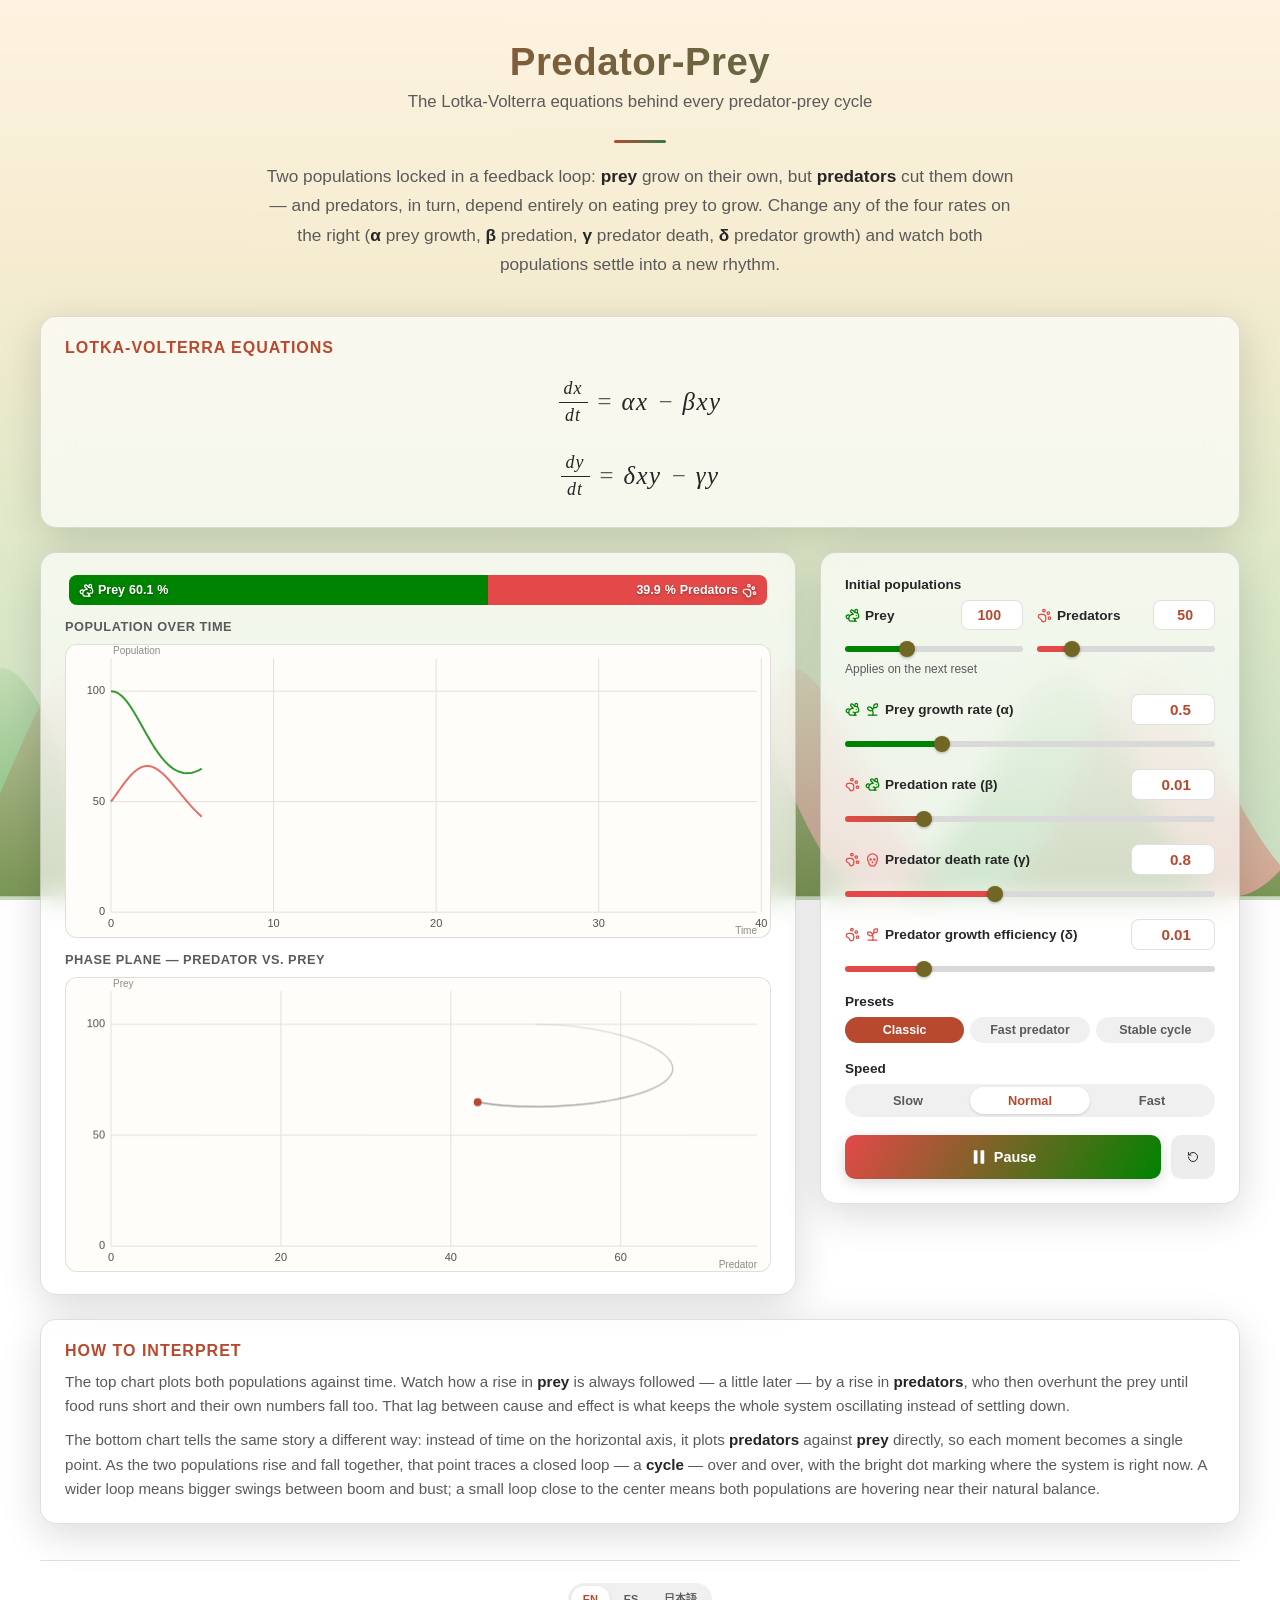
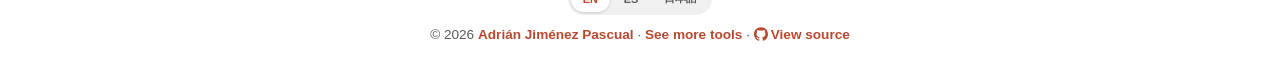
<file: predator-prey/index.html>
<!DOCTYPE html>
<html lang="en">
<head>
    <meta charset="UTF-8">
    <meta name="viewport" content="width=device-width, initial-scale=1.0">
    <title data-i18n="browserTabTitle">Predator-Prey</title>
    <link rel="icon" href="data:image/svg+xml,<svg xmlns=%22http://www.w3.org/2000/svg%22 viewBox=%220 0 100 100%22><text y=%22.9em%22 font-size=%2290%22>🐇</text></svg>">
    <link rel="manifest" href="data:application/manifest+json,%7B%22name%22%3A%22Predator-Prey%22%2C%22short_name%22%3A%22Predator-Prey%22%2C%22description%22%3A%22The%20Lotka-Volterra%20equations%20behind%20every%20predator-prey%20cycle%22%2C%22start_url%22%3A%22%2Fpredator-prey%2F%22%2C%22scope%22%3A%22%2Fpredator-prey%2F%22%2C%22display%22%3A%22standalone%22%2C%22background_color%22%3A%22%23fdf3e0%22%2C%22theme_color%22%3A%22%23b8492f%22%2C%22icons%22%3A%5B%7B%22src%22%3A%22data%3Aimage%2Fpng%3Bbase64%2CiVBORw0KGgoAAAANSUhEUgAAAMAAAADACAMAAABlApw1AAADAFBMVEXx8vLv7%2B%2Fv7%2B7u7u%2Fu7u7u7u3s7u3t7e7t7e3t7ezs7e3s7Ozr6%2Bvq6urp6eno6Ojn5%2Bbl5OTj4%2BPi4uLg4ODd3d3b29vY2NjU1NTPz9DLy8vHx8fExMTCwcG9vb65uLizs7Swr7Cqqqumpaa5l5ednZ6Xl5iSkZGLjIyyf32Hg4KBf350dXJQbkVPbkVObkZNb0ZMb0ZLb0ZKcEdKcEZJcEdIcEdHcUdGcUdFckhEckhFcUhCc0hDckhCckhBc0g%2FdElAc0k%[base64]%2FXjx8Xjx7Xjx6Xzx6Xjx%2FXTt%2BXTt9Xjt8Xjt9XTuAW0SAXDt%[base64]%2BIWTmIVjZ6VzukUDOjUDOiUDOhUTShUDOgUTSfUTSeUjSdUjScUjWcUjSbUzWaUzWZUzWCUj6uTDGtTDGsTTGrTTGqTTGwSzC0SjCpTjKoTjKnTjKmTzKlTzOiTzR6OTcdTe9%2FAAAVH0lEQVR42tWceXgc9XnHx63abLP3au9jZmfGc3hmet9n2qb3VsRsIiDBISUhEbRJIAotNUdMmqboSXDBlg0WtgrGLSbU4BSTNXGJAivC0bt1CrhteCL1vqukBz3V7%2FvO7Ogyzs5oV0%2Fm%2Bxj5sc0f73d%2Bn9%2F1vu%2BM8Mo6%2FYenL3j6V%2BjfoP%2BE%2Fgv6H%2Bh%2FoT%2BH%2FhL6K%2Bhvob%2BD%2FhH6J%2BifoT%2BEfhv6Xej3oWegZ6HnoLPQZ6GXoT%2BFPg%2FdDt0BTUMz0N3Qg9Ax6AHoV6Cj0CnoUegR6Dcg4UIGvgiRgX%2BHyMB%2FQz0DfwGRgb%2BByMDfQ%2F8AkYF%2FgcjA70Bk4A%2BgnoEXITLwAkQGPgf1DByAyMBdEBm4HyIDvwrdC90HPQY9DJ2EPg59SQP09NcboKdPBv4aWm%2BAnj4ZoKffM%2FB7EBmgp08G6OmTgT%2BBegbo6e%2BD6OmTgYNQz8CvQWSAnn4gAz18yADhQwbW40MGCB8ysB6f34IIn89APXxegnoGCB8ysB4fMkD4kIH1%2BJABwocMfAoSosz%2FGUiIMv9f0sCXO%2F%2B%2FCQlR5n%2BNgSjy%2F0lIiDL%2FT0BClPl%2FVQNR4d83EFX%2Bn4SEKPP%2Fqgaiwv9TkBBl%2FtlAlPn%2FSUiIMv8XQUKU%2Bd9gIGr8%2Bwaiyv%2FFkBBl%2FjcYiBr%2FawxEkf83QUKU%2BX8jJESZ%2FzUGosj%2FmyEhyvxvMBA1%2Ft8CCVHm3zcQVf4vgYQo838ZJESZ%2F0shIcr8s4Eo8%2F9OSIgy%2F76BqPLPBqLM%2F7sgIcr8%2Bwaiyj8biDL%2Fb4eEgfL%2Fx8z%2F0vGxltP53J%2BxPnrH8PjfYGCT%2FDM%2Bi0datmWYlrPg8b%2F3wND4fwckDI7%2Fsy99duF4yzAM03Fs2zl%2BhHT84BD5vwISBsj%2FueOWquqmZeqapumWscPYvt0wWw%2FtnRkS%2F2xgQPwj%2FuOWIuuGrsqyqlutVmsHaft2qXNg%2F5D4fxskDIb%2Fsy8utHRFQ%2FRNxWi1OPztLElb3HdoSPz7Bgaw%2Fi85umFqzaZqtY4%2FvRL%2B9u1V%2B%2FD04SHxzwYGw%2F%2BSbdqmqmi98P34G83O9J3D4v%2BnIGEg%2FB9wbMfEBG4dX3q6tWNV%2FNsb1uL0PcPi3zewOf5fOvtC226bNHOX3Me%2FKn61M3NoaPyzgc3xj%2FCx%2Fh93HEM1EP7TvaWHtWN7Q24dPjQ8%2Fq%2BEhE3w%2F%2FyLxP8fnT3XRvym%2F%2Fi9%2BHdw%2FA9hAIbGv28gFP%2FPMP%2Fnzp092wE%2FK%2Fh4Bih%2BpbU4ffcQ%2BWcD4fh%2F9jPPPXduCcce22612pa2Ln76KTX0zuGZQ8Pk%2FwZICMv%2FUsvCriVJsqIbiP9pP37XhFRr2oszhw4Plf%2Bfg4QQ%2FCP8hZbWqNWqpFq9abSebq2KH4tPTTQ6i9N3Hh4u%2F%2B%2BHhFD8Hzca1VqlXCzk8%2FlCReH4fYAa1apsjC1OT%2B%2B%2Fa8j8%2BwYCrv%2FnWkq9WimXivlsJpMr1rVWyz%2F%2BSPUGFqQji%2Ftm7jw8M2z%2B2UBQ%2Fp8HPlKtUqoU8oV8Np3JlxuWv3nRWaKziIc%2Fvf%2FQzMzQ%2Bb8eEgKv%2Fws24ldaLVvMYQRyhVK1KTYaDVHl2Pn%2Bu3%2F%2FzPQwzz89fHwD%2FfP%2F7DMLjlSvGks7rOX5RhoE5YvFYqlckVR7kS%2Fw%2B%2FYeODAzxPP%2FBgOB%2BH%2F2medbzXpZXW7tWF5eNr86nc7mCwXEXxUV9chHEPtQ77%2Fr%2Bf9ZSAi4%2Fh9RG5WKs%2FyF5eX%2FW7aEFAzkYaBcqUnN1u0fGfL9dz3%2F10JCsPPPkiFWKzV7%2BZVXvri8LArpVCabzZGFqigdWWNgK%2FhnAwHW%2F2dpAlfLlbp2FQBa1l6TSKbSyWQ6M1ooVxswsHeI%2BZ%2Fz8X8dJAQ4%2FzzzXEuuVSqVmijrpl7blkjGE4l4PJ7M5EsVGLhj7xbz7xvo%2B%2Fyj1StV2sLymdcKQjw%2BEkskYrFYIpUtVsRm6479W8w%2FGwhw%2Fl8ypRoWnGo5n0nEY%2FHYyMhIDD9i8WS2UJUU5x4s%2F1vK%2F09DQv%2F33wVbbpbz%2BWK5UszER1zF%2BEciU6g2NbMzvX9r%2Bd9g4ML3345liaOZzGixXM6nYyMriiUzxVpTM3B%2BvnNL%2BX83JPR%2F%2F%2B3M28VMJk0ztpRL%2BtHHRmKpXKnWVHXD6eIGsIX8%2Fwwk9J%2F%2FWZxXC7ksNt9ipVJIv9aNf5tLULkuIS9n2J2Zuw8%2BuGX8s4H%2B8z%2FnxtRKng1Ua%2BV8iubvtm2Ywgkak5ooyapmWO1FONgq%2Ft8DCQHy%2F0u2VMYkyJUbYo1XIlISp4kirU21OlnQ7c7Bg7NbxL9voN%2F8%2F5iGjbiMFVOR6pVSAdeZDA4SOIyWy6USjhNkQTXai%2FfPbg3%2FbCBI%2FWuhrStNGbAjCy01qriT0VkaorvlKAaCLCiqNbdF%2FL8XEgLVfxc6bRRfbNs0NE1pinSxLHP4uaw7GGShKevth47NbgH%2FvoF%2B678vv%2FDCwsI999yzONe2DUNTJBF3S4Q%2FmsXcTqVhAZsEjnVNxe5uBf9sIFD992W%2F%2FrvomKYmi9VyMT%2BKx58mpfAf9rkKDYLZ2QL%2BfxESgtZ%2Fverp5%2BFAlzEPCqM0l3G5zKRSqWSCjqa4HACjseHz7xsI0f%2Fw0dsXHUOuwwDhjwmQxc0gGcfZNJ4aLVUbTVlzusPm%2F0OQELb%2FYe8dHVNp9Axk89kkjte0s%2BFolC1UGk1FsR7H0z8xRP4%2FDAlh%2Bx9%2B%2BcCi4xtAgiWFm8E2Ep8taCLIsu483kX8jz7y8HD432AgSP%2FDgb0H2gp2ZKTnsm789PxZsZFEtlDGNR8W7Ha3S%2Fw%2FPAz%2BfwkSQvf%2F7DtwRMMyWsznRvP5dIJuCJ4B73xH66mMQ6rV%2FnT3Eyc9%2FAfKv28gVP%2FP9L5FU6zDADJDWY6%2FZ4COeJgH2NQaWI5kRVFNp%2F2mLvj%2F5GD5ZwOh%2B39mphctnCdKhUKxkE7EVhnA77F4Gg4q1Ros4PChyCoOqpd3B8z%2FTZAQuv9nZv%2B008QsxmGokFo7ADwEcEApO4yCRBYwDpgQO8H%2FpwfGv28gXP%2FbzDTN4gqiLCRjq6NnB4kkNmXO2dVFWCAPqqKY9lgXFi4eDP9sIHz%2F26GZjgaGkCjKJ9YZGNn2FXEkW%2FIFDA9zxBZksqBZ45dfdNHOgfB%2FMySE7387NDOnN0WqM%2BUT6wZgZNtXItmSGcX8ptR1tTcKNAyqarUnYGEA%2FPsGwvW%2FHZrpGorUqNU3GiAPMJAdpRKUa6GxYgGr0vjlg%2BCfDWym%2F%2FO0pTZRUzq%2FgVgijeM17jmF4vlGYezyN%2B7cLP8fgITw%2FZ9337Vo07VGrOVT6xEa4dt%2BOpsdHc2tjAKtSL3JoDnzm%2BafDYTv%2F4QBh%2B6WUqOQOt8IIGeKOw6Uy3kW3EXVs6CaYxOb5P8WSNhM%2F%2BfH2roGiMRSOnZeA8lUim4K5AGzgRfV3mRo4vqvt%2Bc3x%2F8eSNhE%2F%2FPB%2B8cMHRBJ5Wx85NUM8GUtw%2FPZnww8DDQI9vym%2BPcNhOx%2FfvD%2Bjo0hkJuV0WRs7UZM0wA7Ad8ycVNL9SwUijwKNbZADt72rreG5%2F9WSNhE%2F%2FPHZh9y6G4v1wppTraviX%2Fkq8gA%2FUqhipPmK787FygN5p4wsBrNb4J%2F30DY%2FufZ2Y5FfZZiKZfCbXKdAWxl3vMnAynPQs8BVlUeA2s%2BPP9sYHP9%2F11KEanNSiGbiq%2B6D1D8QCiRTKZcAyR3FHprqu%2FAng%2FN%2Fy9AQvj%2B%2F9n7j3XblmWCokpxNJP0SgaeBwxAHFEn4CLhGkilfAdFWlKxIMGBpjo3XBGS%2F6%2BFhE30%2Fz80h2ZF27JsFcmtTCqxpuiBfYzDdlPAGA2yglWJqrJucb%2FnQGuH5Z8NhO%2F%2FP91Gi7fjWLZVRd9HBrfKWMwPn55%2FNpPyHSRc4ZaQYwcl3tc4HawZV4fk%2F%2BsgIST%2Fs8c6lm7BAJKlUgHZxQyntUj08FF%2BTaTJFRug0PknKvvuyYLHgLdmFEZUe3c4%2Fn0DYfifM1XDxBC0d6mlUp7Sc1hperDDTCqVLRcz9FeJngGUxPl8iu2A5DpoSARROP7ZQEj%2BT1tUUjJhwKbcEOfmsl6Ojn9Pp4v1UsaFiAckQcdrEiCCRnurkdhUNXP%2ByhtC8P%2F1kBCKf%2BxgMr0jgBc12nKlRM%2BfDp7u0y0WOF%2Bdr%2BKIkeVxoeefTPE2QIngDCvHpyNsyzQN2ldeE4J%2F30DQ9R8TAEd6VdMwBGajUsrzaa3AZx0Wcu7FclMujeYyWcII%2FFBbCOJnqGhhxeki5zpoYAis%2BTD8s4EQ73%2FNHjttymxAt8b1KjIr3gbLSyOEukelImlSqcC5d6ywxA86c7IZntQxXqVgyXUgYjSvev81wfn%2FBkgIwf%2FsA23KksCAPTen1aold1mvY2uVZbmJZlJRFJuaJnJbIxzQnEa0tFe40btKcH0Q3S8YAmd3CP59A0Hf%2FzptNMkB4j%2FaajTQ%2FEFpRFnFpmya2Jh1HS%2FR4JxN%2F0L1mxxfChB%2FMh5b2ejIAbXcUbOUgml8%2Fc8H5v8bISH4%2BWf2WAtXKpznzbn7TtkiclvUcaY5c91um3Y224YTOmajflP2KlBZfv4rO5232aXcEq2It252XX9NYP59A4Hef5w9NqYSJk117NSJro70KOahrLW7yP932w47oBOeIiPr5TmgKZ5Jr4mfDSDzQkPgMhScfzYQ9P3H2QcQv4xroeScPnFqDiWCKq2ENuJ%2F5MynurvYAb2IpaKYXPUcYI7nkD9dHb973EhRZRMMAcfdwfn%2FJkgIyP%2FsA0jHoTwpiWb36InHiKAqJoA25%2BX%2FeQw8A8icemXYAlqkzhe%2FxxBNAuvq4Pz7BoK8%2F3vaEGUYqKtz9514bAyYQGLT%2BUSv%2FvUGNkBzAJOg5jkoFbPJDfGzgQxWUjZgXH3dtUH5ZwNB3%2F%2FtKjgCSzX18VMnTj2uimK9jpuJ3j15plf%2FGrdsNkAM8RDAAVosEueLP84ZYDag7bru2qD8fwskBH3%2Ft6uSAa2D%2BH9dB0kiWu2b4ycf8etfTzmmZa0ZArR4ZVPxjfzw%2BQizuIJmIzIQmH%2FfQJD3f09bqLrY3aOnTpy26pjNdbRN290zfv3riSfHTJMM6DwENcpe48a5agtYFf%2BKAV1rvzsw%2F98MCQHff5%2B9t6NqrdP33ffoY2NNzGbKeBrdj5%2Fx679PPPmUo9F%2BRhDJGJ%2Bq2yUY22CAbzhsgJZRvf2%2BwPx%2FKyQEf%2F%2B900H1F%2FVfGwOA44OojSH%2B1fXfS3SdN2RaiDDdcdbgTex88dMcKFewjeh6e3dg%2Fn0Dgd5%2Fv%2Ffo0RNcwLYlRZUkSRs7eWZt%2FbdraO6JgpJeEhba0ppTxAYDdJrTdWd3YP7ZQPD33%2B%2F1%2Bh%2FGcQBQ8LLJhvrvU7biDwE58AzENswARogMKGzgfe99D%2FH%2Fob75%2FzZICP%2F9hy69wNrunqf%2Foa2oeLHbncdwQHMgtdrASvzUtYySODoeDWc3wp%2Baunqqf%2F7ZwCa%2B%2F9AdG%2BueXMf%2FU1T%2FGkf6nx1o7AB3zuyrGMBOzHOYbqdTU1NXOaZm7PrwjX3y%2F%2B2QMPjvP%2By8aAxx676DZo0M%2BMvQa1ZmABmgejiaZukzAm0Hh8BmrdHul3%2FfwGC%2F%2F7Dz4suQ8UXOwoVIleu8kcU8B2umQDpHLQky7qYmNnB8DkHFqtW8sU%2F%2B2cDgv3%2By8%2BIJW9UwBJ4DXGyQ%2FE3wVYzi%2FxrXgbuP5YtoOaX%2FlwxYeCe8hkupdVt%2F%2FH8HJAzj%2BycTjqqj%2F7K3lorIW6RdAzH3KtZLN7pTgOYwDOAAoisiXk%2Bo6VP98e8bGPD3T3a%2BeZzg11wHmuYuQ4neVdh7%2BpzpcgnCtxzIgKmreMOrUmsok%2F3xzwaG8v2TeRN3Yg6LxkBBU04unUysM4AByOS9XcCLn24Q1bqo7OqP%2F%2B%2BGhKF8%2F2cCW4ThO9BoK8umkitjQPEnE%2FQSl3sQYoIMdEHWOWWtTfbHv29g8N%2F%2Fmce6aGo0DcgCrUOjlB2K98aAE71INfI5AqlFmgAaH15xOpTNqf74%2F05IGMb3fy69bMKh2HXXganj1RVykPSyQnwT4Eyve5nRLRcgHgDkSp2p%2Fvj%2FLkgY0vd%2FrqJ10dIBB4KzVKlODtJ%2BtYAyi9TMUubEomEzQBgA1C%2BxJu36YH%2F8%2BwaG8P0fDAHtTKbublBqk5rTuOLhFToofm54x20SVrGCSo16rUZ%2Ftqf65J8NDOf7VxPvnLfd0E0qIjiWJlMSeJSz1Vw3dvOidZoBBm%2FBAAjx06Y2%2BcE%2B%2Bf9eSBj8968udfsfrqIsHaUo%2BKflNVrnvCICZaZpxaTbMO3BNABe%2FM5Uv%2FxvMDAA%2Fi%2Fp9f%2B89e2Tpo4d1ur5AON1foudihyEP8cPgAxCTcMA1FGt0XEq7Zv%2F74OEwfJ%2FyVsunZiHJibeMS7RbVekNyLYB1HSqFW8tybcZjqqbWiWQ%2F%2BGm5tI8VuT%2FfPPBgbM%2FxWOjb3XpMpTIlekpBDeWaG1RZIpYe2mKcp%2B%2FxO9deOwAc624lYweeuevvn%2FHkgYLP%2FjOoUEKWVa5Kt4P6JY8Oo2uLur9OoKUmHc7dHkphsMALLB1HFBGzLiD8D%2F6yBhoPy%2FQaPSH91k6sV8scrIFwpcVWVw0NQuy1T%2B4FIIFUPQpe%2FlIokzZ4o3gH759w0Mav2fQOkSn6nCf3IpX0QzoNfpRCp4tdWK2%2FFErXOcstDdKU7bnd2e2nNLEP7ZwCDX%2F3GUnQyVUgz1YqEmVwruS05u3a8nl39qPENOpiY5u7xVynYmpwKs%2F8T%2FD0DCwPifuGzCwu1cp4VRq5bKTaXiFv3qLKr9UZYOf6aPOMABTYK6PjU1OTm5C%2FXyyalbgvLvGxjQ%2BWdeq8l40QyjoJRLVVWmhUbk1jKVeqcVeUXceom%2FldSrb7rptinSnj233BqQfzYwyPOPjW3IvdziPkZ9OIZ3WWfEceJckcW%2FcIKbvO1G9%2F57S7D1nwx8PyQM9P3f%2BQtoEr82CODcfNvNt32g%2F%2FP%2Fav59A1v5%2Fm%2BY%2FOer8c8GtvL99zD5%2Fwvx%2F4OQsJXvv4fJ%2F1%2BIfzawle%2B%2Fh8n%2FX4j%2FH4KEKPPvG4gq%2F2wgyvy%2FHhKizL9vIKr8s4Eo8%2F%2FDkBBl%2Fn0DUeWfDUSZ%2Fx%2BDhCjzzwaizP%2BPQEKU%2BWcDUeZ%2Fg4Go8c8Gosy%2FbyCq%2FLOBKPP%2Fo5AQZf7ZQJT5ZwNR5v%2FHISHK%2FPsGoso%2FG4gy%2F%2Bc1ECX%2BfQNR5Z8NRJn%2Fn4CEKPO%2FwUDU%2BGcDUebfNxBV%2FtlAlPlfYyCK%2FPsGoso%2FG4gy%2F2wgyvz7BqLKPxuIMv%2Bk%2FwccoVuBcCUxHwAAAABJRU5ErkJggg%3D%3D%22%2C%22sizes%22%3A%22192x192%22%2C%22type%22%3A%22image%2Fpng%22%7D%2C%7B%22src%22%3A%22data%3Aimage%2Fpng%3Bbase64%2CiVBORw0KGgoAAAANSUhEUgAAAgAAAAIACAMAAADDpiTIAAADAFBMVEXw8PDv7%2B%2Fv7%2B7u7%2B%2Fu7u7u7u3t7u7t7e3s7Ozr6%2Bvr6urq6urp6ejn5%2Bfk5OTi4%2BPg4ODd3d3Z2dnU1NTQz9DLy8vGx8fCwsK%2BvLy4uLmztLSwrq%2BpqaqlpKW5lpacnZ6Xl5iSkZKLjI2sf32FhIR7e3pYb1BPbkVNb0ZObkZObkVNbkZMb0ZLb0ZKcEZKb0ZIcUdJcEdIcEdHcUdGcUdFckhEckhFcUhCc0hDckhBc0hAc0k%2BdEk%[base64]%2BHWz2HWjmGWzyGWjmFWzqFWjmEXT6EWzyEWzqDWzqEWjqBXj%2BBXDuAXTuAXDuCXDqBXDqAXDqCWzp8YD9%2BXjx8Xjx7Xjx6Xzx6Xjx9Xjt8Xjt8XEJ%2FXTt%2BXTt%[base64]%2FVvfd972bv3RlwgyXAknBiEwEen8RRbGMTLxvsHJ41l5GEIUTIXAJkZAECNBpbMAygafY%2Bspusd73rzSb%2B2CjYTgDNXo5ne6vqf7%2Bjj5HU%2Ffq9f9kGIQmSD%2FV99at%2F%2FetflfhOF%2Fa7PvbbPvY%2FuP2Oy%2F4rt%2F8G9m1u%2F12zb3L7T2D%2Fmdt%2F4fbvwP49t9%2Fg9h%2B4%2FUduv8ntX3L7V9z%2BLdi%2F4fbPuf0vbv%2Bb2%2F%2Fh9n%2FB%2FifYH3L7Mdgb3L7P7bvcvsftDLc3wX4f7A%2FA3tbsNs3u4HYX2J1g%2B7jt5%2FZrYPdzu4%2FbY9we53YE7BGwr3B7EOxhsIfAnud2gttzYE%2BBPc3tGW7HuSV6BYDufD8AvqmZAEA4%2F1tgnQLwL8Dczu8WAN35nQLwJrc%2F4NYOgDu56c4%2FCNYpAI%2BCCee3AuApbjoAz4Kh818CS5yL81sB0OrrbweA%2B%2BvvBIBWX%2F%2B%2FBmsFQKuvPwgAv69fAPBDsFYAtPr6BQBfBkPn3wumA3CEWzcABH395wzAZsN%2FKwD8wr8fAN2EfwHAPwPrNvwLAITzfwDWLvwHAdBJ%2BHcDEBT%2BWwHQafjvGwBW%2F8Oh%2F6fAElb%2F46v%2FHQNg9T%2Ba%2Bn9OAFj9H3z97wsAVv%2FDo%2F8vgCWs%2FsdX%2FzsCwOp%2FdPV%2F0wBY%2FY%2BG%2FvccAKv%2F4dL%2FCw6A1f9w639bAKz%2BR1v%2FNwWA1f%2Fo6P83wBJW%2F%2BOr%2Fy%2BCJaz%2Bx1f%2FWwJg9T%2F6%2Bt81AFb%2Fo6X%2FPQPA6n849f%2BCAWD1fzD0PxAAq%2F%2Fx0P%2BuALD6Hz39fxksYfU%2Fvvp%2FQQCw%2Bj84%2Bu8LgNX%2F%2BOh%2FxwBY%2FY%2Bm%2Fl9wAKz%2Bh1v%2FzzsAVv8HS%2F89AFj9j5f%2BdwSA1f%2Fo6v9psITV%2F%2Fjq%2F3kFwOr%2F4Om%2FAYDV%2F%2Fjpf1sArP5HW%2F8vGABW%2FwdD%2F88bAFb%2FB1P%2FJQBW%2F%2BOp%2F%2B8CS1j9j6%2F%2BXwaWsPofX%2F0%2FLwBY%2FR9c%2FScArP7HV%2F8DAbD6Hw%2F9P%2B8AWP0fLP0%2FZwCs%2Fg%2B2%2FncNgNX%2FaOn%2FFWAJq%2F%2Fx1f%2FzCoDV%2F8HT%2F3MCwOr%2F4Ot%2FVwBY%2FY%2Be%2FnsAsPofL%2F0%2FbwBY%2FR9M%2Fd80AFb%2Fo6H%2F28ESVv%2Fjq%2F8GAFb%2F46f%2F5wUAq%2F%2BDq%2F%2BbAsDqf3T0%2F91gCav%2F8dV%2FCYDV%2F3jq%2FzkDYPV%2FsPW%2FawCs%2FkdL%2F98DlrD6H1%2F9JwCs%2FsdX%2F88JAKv%2Fg6%2F%2FXQFg9T96%2Bt8SAKv%2F0dd%2FXwCs%2FsdH%2FzcNgNX%2FaOj%2FTrCE1f%2F46n8gAFb%2F46H%2FHgCs%2FsdL%2FzcFgNX%2F6Oh%2FRwBY%2FY%2Bu%2Fl8JlrD6H1%2F9NwCw%2Bh8%2F%2Fe8aAKv%2F0dL%2Fq8ESVv%2Fjq%2F8eAKz%2Bx0v%2FrwJLWP2Pr%2F53BYDV%2F%2Bjpf0sArP5HX%2F8NAKz%2Bx0%2F%2FCQCr%2F%2FHV%2F%2BvAElb%2F46v%2FgQBY%2FY%2BH%2FksArP7HU%2F%2FPGQCr%2F4Ot%2Fx0BYPU%2FuvrvC4DV%2F%2FjoPwFg9T%2B%2B%2Bn89WMLqf3z1vy0AVv%2Bjrf8eAKz%2Bx0v%2FzwkAq%2F%2BDr%2F%2BbBsDqfzT0vyUAVv%2Bjr%2F8GAFb%2F46f%2FmwbA6n809P8DYAmr%2F%2FHV%2F2vBElb%2F46v%2FEgCr%2F%2FHU%2F00BYPU%2FOvrfNQBW%2F6Ol%2F74AWP2Pj%2F4TAFb%2F46v%2FPwOWsPofX%2F3vCgCr%2F9HT%2F%2FeCJSKp%2F2e%2Bd%2BbNM1wCzjabzeW5%2BXp9tblu9d8fgEjp%2F5kzMgKc3dj44pfuOTwH7q%2FVavXV5Q2v8%2BOs%2F10BMCj6f4YAoOi%2F0WyuzNVrVW612vxhT%2BiPtf53DMDA6P8Zof%2Fw7X%2FpHoz7tWqlXCqVHadSAQQAgB%2B6JQB9H1P9NwCIhP4LAPDbR9%2Bj11UAqNUO3%2FHDf%2Fr2bZoEfPG2O%2B%2B86467Yqr%2FBEBk9P91ngCe3bh7bg4%2B%2FRp%2B%2Bk6FHM%2Btvoyf%2FgY3%2BPCF%2FgMEcdT%2FnwZLREb%2FefK3Abpfc8pliPksAOgAHN6A2KDb%2BgZL%2Fg7EUv87AmAg9P%2F1119n3l8%2FPFerVZ1SoVAqVzTnAwhIQ33utZphc3Nzh482D2D43xc%2F%2FZcAROT8fxa%2B%2FppTLEDSV8a0jwMAvncgJJRQECpOiX4V%2FlgqFiE5hN8yt9JcDwYgyvofCMBAnv%2FPNudeg5S%2FmMvB1%2B%2Fw7A88XkZXk%2BFPAwmXbNt2iTQHQanNHT0QR%2F3vCIDBOP9DwW99pVYu5ApF%2FMLp0IfOLxYK%2BXy%2BQD%2FrbNuGIeE1sG3KLrkkny%2FVmuvo%2Brjpf1sABkH%2FX6fsf%2BPwXLVSKmaz%2BWLJofzPKRXB97kcuL9Izmeu97gfAMjkq2vNffvuvjtu%2Bv9TYIkI6P%2FrP9w4XK8Uc3kM81T0gbhfyGWz2Rx6n46Cr5nev0S3XL664gtA1PX%2FfWCJgdZ%2F%2FPy%2F%2B93m4Vq1XMoDAOh9cD58%2B%2BR9Uv023lcRYP%2F%2BuOl%2FWwDCrv%2Fo%2FjNn1%2BHzL%2BTx48f8Htyfz2Uz6P6y4Xx%2F719yCfxekQPETf9bAjAQ%2Bg8AQPTH3J9yfId5n338cMJ77bW27ofvP1Oozi0f2Hd3%2FPRfAjCY%2Bo%2FuP4v%2BL5PvMfgXC%2FTxF%2Bjj93jfx%2F2XXJJJZUr1FQgAd8dP%2Fz0ADNb5%2F%2Fde%2F%2B7rUPnB0x4Vfh1K%2FCDvo%2FrOa6%2F9CKyt%2F7Pp2Yyz2jy4b%2F%2FB%2BOl%2FSwBCf%2F6HAHB2fRWufFjNn%2FmfEr%2BKr%2Ft9%2FX9JJp3KQgp4QAIQJ%2F0PBGBA7v%2FfWp%2BDK18q8mMakGdHfun%2BjvyfymSKtebRfS0BiKr%2BEwADqv%2F0%2FZP%2FodZP1z%2B84tON%2By%2B5JJ3KFCr15YP7bo%2Bj%2Fr8fLDGY%2Bo8AQO1XXPeg%2Fwt4DHSqvu4P8n8mnc6WIQXcH0%2F9DwQg9Od%2F8P%2FZjbkav%2B2n619219Ot%2FzOZrLO6DNH%2FYBz13xeAwbj%2Fh%2FM%2F5P%2Fi%2By8WqArkbKv5uj%2FI%2F5eA%2B%2FMFSAFbARBl%2Fe8YgBDW%2F88eriMA2PVZLrLLvso2Pfdv%2B%2Fmj%2FzPZYnV%2Bef3g3QqAOOm%2FBGDw9P%2Bt5nwNv3%2FhfygDbTOif4f%2Bz5Xra%2Bux1X9fAAbg%2Fh%2Fav25fqVfZ94%2FdHnADbB79O3A%2F%2Bj8HnQArzf0kAHHUfw8AA3L%2Bf%2F17v3e4XmPff4k%2Bf1f079z%2FIAD7D34pCICo6%2F%2BnwRKDpv9wAngdur9q9P1XSuLs7xv92%2Fm%2F4EACsD%2B%2B%2Bk8ADFr%2F3%2BtvQQaIGYDwv0Nn%2F6bP59%2Fa%2F5l80amtHN1%2FN8l%2FLPXfA0BI9Z9CP2v%2Fep0ef9wNz35E%2FMez%2F498w3%2BA%2F%2FHnM3QAdOrgf%2Fj%2BD8ZV%2Fw0AQqr%2F6Hz3%2B384AtZ5%2Flfu1v%2F001gAypcqkAAe3B9n%2FW8LQL%2F1n4d9%2BNF3tf7%2Fs3AHXNuN57%2BiR%2F7b%2B198%2F8UqfP8H1QkgjvrvC0BY9P%2F73w96ALLR3FMHAUD%2FV7j%2FX%2BvM%2F%2BynMxAA8uUqxf946%2F%2FPgyVCqv9v6AC8dZbe9MGDzrNnAYC53bvr8AJIff8B%2Fd5e9%2FPPP5cv11aXqQAUa%2F2XAIRN%2F9%2FA%2F1ACAJ7fuPuewzDkA%2B0w2D2HV%2Bq7d9eg7b%2B773%2Bb%2BPyx%2FlupzZH%2FY67%2FnwBLhFD%2FwfPs68fxPjjjQxvyUSeDA2B3%2Bq%2B5H%2FpGKvMrR9djev%2FfEoAw6P8bP%2F5D%2Bvpxxge988duH%2Fa6Tz33B%2F%2BXgv3v5%2F1trAE4nc4Uneo81n%2FvtvovAQiT%2FkPw%2F8M33vgBfPtzNWr3hud93OjdD%2FZ%2FOd34f5v8%2BsH7Waz%2BrDXXD%2B6P6%2F2%2FB4BQ6T%2BKPzCwsXHPHE74KGQhYc9inz8af%2BWJTz%2BU%2F9vov%2FyJDPo%2FDf1ftTqd%2FuHzt%2FofCEB%2Fz%2F9v4cdfLsDDzmw2wxyHhtlbljCA7i%2BP%2F%2F0CwDbN%2Ffj35%2FPFSh0%2B%2F%2F28%2FB97%2FTcACIf%2B%2F%2FjHbzXxqU8pl06lyO%2BpVGqWG%2F%2BZTK5Qhg85wP%2FbNN%2Fzv%2BAMZUswCOCw%2BPyt%2FnMAQnb%2BxzJfiT599P3s7MzMzLS0GbTZNOg4CwB%2B%2FnfXAuAfBOBkoGW4XJtvUu33oNV%2FBsAnwRJh0X9I%2FKH8h5lfKZvCbx3cj86fctk0NHJDGd%2F0%2F2uB3ucCkoGvf35uubmfnn8d3G%2F1PxCAfuo%2F%2B%2Fwz9NHCxz%2BN7p8km%2BA2OTWTzhXLeAH02mvBAMhvH3QDM3%2F4O%2BbX8AXw7fv1ByBx138JQP%2F1%2F4034A%2FNo1DgBfHnsZ8%2BfvL9%2BPj4GNnE5PRsJgcnudd%2B1Mb9nCIIJVj3q0MVcXmdff0H91v9PxcALpj%2B%2FwAe%2BpbhyIff7Qz7%2Bpn%2F0fmjYGNj4xNTMylo5Ki85jXT%2B%2FDPAOHHmSFwYICDH3796vO3%2Bs%2Bc3xEAvdL%2F72%2FMVSH8Y94%2FKwFg%2Fh8dQRsF%2F08SAKAAQQTIbx%2FzvhL2jeMNwtGj62z8W0zf%2FwWFfw8AfdJ%2F%2FP5%2FDx76FOGkj58%2F%2F%2FY9AID%2Fp2dTWVQAv4%2BfFXvxrj%2FPRwDWV9dwGiiOf7v97v0H9u%2B39X8vACE4%2F4P%2Bn8UpT1k8%2BqH%2FKe1DAij5Gx%2BVAWAaAShV3bLPRn3g0TFFKSLcGc2trsDV4ToYHwAZ1%2Ff%2FrfS%2FawAuiP5j9efsOoz5QQdi6j8D8g0coPcZABgCRjkAM6lcaVu1ug0egijX52kYHL8uAuevrNAcYD7%2FFz5%2B19dv9Z%2FZp8ASfdf%2FP8Tvv%2BYUePY3gzHegeeemRl2%2BIMTAKWA43gIBDqyxXK5SOMf4X9UK6YrHvzs51dX4Ls%2Fuk52QI1%2F378vnvN%2F2um%2FAUC%2Fzv8QACD%2Bk%2F%2Fh%2B4cPHAp2q6uw46VSSE1NjNMhgB8BAAAgIJ3N58T9AOZ6mWwBW0Pm5lbY%2FO%2B7xP6fO2%2B%2FHUb%2Fwce%2FL47z%2FzrRfwlAf8%2F%2F6vufnc0Uqyt8kvtKvZyeGpcBABUAAYAYMDsjbDadpRueufXb1w8cwKHfd8R5%2F0%2B3%2Bv%2BzYIn%2Bnv%2FF959jVTuc2NdsvgbfMyJQL6UmeQ2AAzCpKsLTlCzgaFio8jW1BVC33377gTsPwH%2F37Yvj%2FP9u9L8lAD3Rf%2Bj%2BeWsdy3%2Fs%2B4dpHc3mj7blMpe8RkGgVpwZG1UAaARw%2F6dzOBseOvw2Yr%2F%2FbzP6LwHom%2F6%2F8eMfrM9VcLgf5H%2BzGfz%2Bf7Qtk85tYwCsVNPjI6PMEIAJuhdg%2Fof4D3X%2BHE0GqdbXb7%2F9i7T9CX0f2%2F0%2F3eo%2FAdBH%2FUcB2JiH%2Bh%2F5fyZdwPi%2F7RL4%2Fn%2FE84BafnI4OcJPgYIADQCs9haKhXKteZf6%2Fq3%2Bd6r%2FHwdL9FH%2F0f9w%2FYdJPfh%2FNleB%2B%2Fr%2FByWeH8mVPvPFqeGtw6OsDjQ%2BMcFVgPcGIAE4GDIPg97WBQBx3f%2B3Gf0PBKA3%2Ff8sASzDcN80nf%2BLGAB%2B87d%2BS9vptFqcGtoyNOIHACMgjYNhcwgAX%2F9n9b8L%2FScA%2Bnf%2FDwfAdVzyAf6HAuAMjOwFl3%2Fzt7%2FNfP%2Btb2EEKEy946KhkWRSAkDFAIkAE4FsodoZAFb%2FzwGAC9D%2F94PmqgPVPEoAZtgRoPnt73znd%2BFP%2F%2B9b30YAarmxxBYOABDAEJic1M8BUAbM5jUArP53rv8dAXDh%2Bv9%2FDBeAJdjskKKaTooB8M3vgP0uzq9FACqzQ4nhYQJgFBtCxgmCSYEAzwIyAgCr%2F93pvy8AvXv%2Ff7aJO97oAgiDORSBGpADfIfsd1gAyE8mEuB%2BAgALAmMiDrCzANeATL7WPQBW%2FzkA%2FdF%2FfPy5vlot5rN0AYjBHKrAO8Dpv%2FHbCAAlAqulmeHEOxgAI7IeMDbGogALAQyADiKA1f9zAOD86z9UgDbw9Qf3PwGQh5E9Kv8D%2FzvpscTQkACAG6sK0sWABwCr%2F93p%2F8%2BBJfrS%2FwdXQBDgsQKQmhH5PDR7Vuqr6ggINwFjW98Bzh8GQwLoB4TAGN0MoAZA1ycAABUk2P154IDV%2F%2B703wNAz%2FQfAkBzvoIJIHWA8JoOju3BO32oAcMcyMLM6E8MDQsAksmLh5kleXfIxOYBsPrP7ENgiT7o%2Fxv4%2BncOEgCqADL%2F04EO67p8%2B0s%2BNZncsmUIPT4Exv9EP0zKDlHoEINSUC7bDgCr%2F%2BcAwAWY%2F4Ov%2Fw%2BjAKTFzT5%2F%2BoeN%2FPiKM52amUwmEkMXS7%2FjD7aKH7K6kAYAngLQ9Vb%2Fu9P%2FlgBcyPk%2Fb7x1mHoAWQVolnd4yE5waAEZfsdF72AO3wrGAsFWZoQAEYAagHWALC5%2BVN%2B%2B1f9O9d8AoGfzf6gEKAUA1Z89AWVN4NAAOvSOBNjW4YvJ%2FVu2uAHYSjLAQgACkM8VYOaD5n%2Br%2Fx2GfwKg1%2B%2F%2FcPrXBr0AZj2gsynxEGyS2v8g2d%2F6zne%2Bk3t7yxYCQIQCGQOS8pkANYXBzC%2Br%2F93r%2F0fAEj3W%2F%2B9jAni4VoZ%2BXt4DzowAgFrfyAjP%2B5jzGQDk9C1uAMYJAJz5WqrWDx%2Bw%2Bt%2B1%2FgcCcEH1%2F40NOOJjQ3dqFkSfHwIFACPJIfHha7ZV%2FZwbABwXUcSmsKPY%2F2%2F1vyv9%2FzBYoufzf6kJOEc1YPYAjA9%2BmJ7CN0AIwDt9ADD%2BwgMA9oWu77v74H6r%2F93o%2F6YAONf5v7DsxYFGPgRgGlRf1HRZEjBGAGzZ0hEA%2BFQU%2BsKhL7Rchtk%2Fy%2Bh8q%2F%2Fd6H9LAC7Q%2FP%2BzkADi8LdCNjVNWR9%2F7zFNBEAIGPYBwDBMEIeGCQB2CGD74nAB9JfY9Ber%2Fx3qvy8AF3j%2BP42Agm3Pxezs1AQNfRAvfnAcDAsBmwGgAgOA1u37%2F%2B70nwDo8fz%2FJq37qzqF9DRIvrzaYwQIEWhNwBYmAVAIAgAytC7awa1R87AAksUAq%2F%2Bd6X%2FXAJyH%2FT%2FNVVr24uRmJvmbH0CAnn1OYy2I8sCuASANqMoB4Fb%2FO9T%2Fj4Ilerz%2FB5781Vca%2BOxvYoyO%2FeJiB7w5zY%2BCwwEEyMrQkHYIyNLOaBIBIuDLX7b636n%2BewDowf6f5so83PnXCjMTCgB%2Bs0NZAOSBo8NDHQBAAUAAgCLAYsBRdP6Xrf53pP8SgB7u%2F2surzag1yczTYMfRkUMYACwPHA06RcCLrroIlkIGuYBgADIMQLKNEl8fm0Z%2FP%2Flg1b%2FO9H%2FrgA4T%2Fv%2FNporjUa9yM%2BAmghM0btvfhQcagMAjxmzHAAtBsyvQBAA1%2F%2F6r1v9b6v%2FvgBc4P1%2Fb22sNPbUCmmcAENP%2F5kI4PgXXhGmLEA%2FCVwkTNwMkQBQAJhNCwJYHgCj5OuvNtfvv%2F%2FetgBY%2FXcB0Kv9vzANtF6FKsA0GwDmBYCOgjoByvvo%2Fq3DXACm2LMAWgGUZ7sEIBOEqYCrK0ePQgy47z6r%2F230nwDo9f7ftxCAcl6GAAEAnulSKZ0AURJk%2FpfNINqxYZY1EGWlDCACVdwIcPT%2Be%2B97wup%2FG%2F3%2FGFiix%2Ft%2F3%2Fju2cPzMP8nM4uXPwyAUZYDoDdTIg0AAsyCkOgFSo4K%2F%2FMX4hIBFgQcnBMGmcAT8PE%2F8cQTVv9b6L8HgB7s%2F4XNfxuoAbm0FAEqBVFZl0a8EgHUGKL1gMivf4SPCxMAUCdhmgmBQACiAOyFeOK%2Be8D%2FVv9b6L8EoFf6jxtgcfXzKtwH5ZgIjKkhwLgdRhAwwRBQrcDUGT6ihkWJS2TRTorJIEMAdACmhGIQAP2%2F57EnrP4H6n9XAJwP%2Fef7fzcOw95XuA5knqbHfsz%2FsCSGDYuc4mzQqyB8GZAcUUMCxIwQuUKCpID4kVEAEVhrHr3X6n8r%2Fe8IgPOo%2F2L96%2Bvrq%2FgsNJvmY4GnWGsXrQPK8SCAbGilopFR8R5ITYjQjQ%2BMkelgCbcKQTII3r%2FH6n9Q%2BDcA6IH%2BEwC4Ah6awqqlUoH6QmfVqBeY9lNgBDAEeHxgqwL0EUEEgLlHhL8VZ0LATgQwO2pt%2BUmr%2F8H6TwD0UP8JgO%2Bdgf3fmAeWAQF0N1vmy79b6BQhBNJsYwhfGMHnQuhT4qbYRPFJOVeaPRXlUYBNDoZWQcgEAIBDVv999b9jAM6j%2FsP2b0RgHQhwYAFgoZBn6wDZNwtQ4BhgSgVYGBCj4yenPCY3ycjn4jN6aQgmCBZLGASOWv0P0P9fBkv0WP8BgDMYA9ZX5mEBNFsJWxQ1HCjkSQREGOBbwwLczwXCjUCWKUEB98vNN5cff%2FyeI09a%2Ffd8%2FRKAXuk%2FjwAYA2A75DzuhEanY%2FGGm%2BOwKEBrI%2FnyqFn%2Bbmza7X7KD0bF8BhZHaDyIEeArYvCIHDkkNX%2FQAB6pv%2Fczrx55szZjfXDKzAVvF6TBs2C9DSYlsNSPijXB6otQlNqldSYGCQ8KkZIybkhFAXoXAFLg2qrTfj8Dz1p9X8zAJxn%2FWcAIAFnzmzgNNiV1dXVuXmwOmcBI4IMA9oGSQnApPH5y6aSsTExPEiLArRVoFxbXVm2%2Bu%2FV%2F5YAXBj9NwCAKLCxcWBjgy14OLq83Fx7ZQ8sClDJQEFLBvjbYb5FkH%2F%2B%2BuSYURoiJu4JFAL5Ah0IH3nk0IMPWv33ANBz%2FScAzrz55ps%2FfBPtD7i9%2FfZtG%2BsQEVYhEFQ5AvxQiKskFAATMvcbNQDgk%2BTEXgF1JoQYUIRL4qVlq%2F8uAH4JLNFz%2Fef2Jjd0%2Fg%2FB3kbb2Lhto7kGjcPQ2iFOBDmxSVBoP3P%2FqO5%2BFQXUchkjG4TCIJwGlPut%2FiMAvwqW6L3%2BKwDQ9W%2B%2F%2FUNhxMDbt0HbIOoAEaAAkFWh8XFv%2BHdhIPcLCRmAAyGVBDAEPGz1X4T%2FQAAurP4rAH4fjIV%2FZbj3obkGz4dqjABaEMSWCbLcj1WGZfI36hMKUA1kEMiIe0KHCLD67wNAj%2FXfCP86ALT244vwP%2BgaoiKBAwCwbULshtA4%2BvkAgAMF4fIwqVrNRWUQ8skCTKF7bhkSwQdPWv0n%2FfcFoG%2F6r0NwG8YAMF8ARj0AjCgAktREQLPkqHMcW8dlr4CDbeMAgNV%2F9vW3BOBC678I%2F14A7rrji6ACK3QYKGsATFITofS%2FZhoA6H4xQmJUBQEgAGOAA1fEEAMefvDkSav%2FAQD0Wf%2F58qfbblvGPEACMBMAgEgHk6JzRMwSAgRGRkwCsDKMgwSaJ63%2BawCERf91AG4DANbprgAmRrYAgArA1DjEp4iq0ULmAyJJQAGGkYIMAAAPHLP67wEgHPrPMsE71lEEYIVsrgUA4xOieZC1DxrDJfgbUj5OkOcBeEU8v7Z00uo%2F2BfAEuHSfyEBd8Lut%2BXVWqXMARB9gnoSOCb8PzIs5siJZwQSgRF5GpAxgAcB8P2xYydOxlr%2FPQCEQf%2FVAkg8CTjlYADGx%2FnboiQHQL0jMYMAJyCNBOBhANbMQRBYWo69%2FksAQqX%2FBMBdd9x5x4FleEHCAEjJTmEtAIjvnz8gGFKPCBUDYpiMTASwVQh2jcPLgVeay%2Bh8CAPHnno6nvpvABAe%2FWcR4M4Dd62vQudgAAAq%2FssXJL4A%2BBIAQQAqw6trK88tL8sEMIb67wtA%2F%2FWfGawCx7YxXCtnNIoLw8t%2FjP8XX%2Bzn%2Fou01%2BRJgwB2QQyZAEYBmFWwROEf%2FvD0M%2FCfeOm%2FAUC49B8BuPPAMoyUK%2BT9AKAm8XH8%2FofbAmDGgIzMBApsP8XXv7a0tCQCwFOSgDjo%2F2fAEuHTfw4AjP5t4kxBoxY87vJ%2FMinPfhdd5IuAyAPG%2BYYRfkGMYYCekcFMibVGc5kB8NzTTz%2F7zLOx0f%2BbwRJh1H%2Fc%2FgXbH%2FatL9cqpYIHAL5BcqxzAJIeAigXwJ50CAMYB1ZfgXPBkvj6welx0H8PAGHRf7b%2B7fY79x%2F1ZIHjYn8oThmk56Nb3YNE3ABsobqwHCrBegREFKAwAKNma5APQELwLPr%2FafD%2BqZdioP8SgLDpvwBg3xNzOFhaNQRMCP%2Bz1RJY%2FN%2FaAQBbZT1AjRVhCGBhCONAEaSgVodIsHYa4kBc9H9TAPRC%2F9n2v7tBA1ZgtQw8IZQATIgngiAGuFpgaMg7SkgHQCaDjAA2jExOlWBhoMAeJoGV4UHppY3GwhJ9%2FadORV3%2FCYAw6j%2Fb%2FrF%2F3%2F71NQIgo7UE8VeCbLT8UMcAbB1Oyk4x6hdNG2GgSIEAzgUiEGw%2FzcP%2FqQjrvwFAuPSfAbBvvbla0QsBk%2FKVKJsjpN%2F%2BXBRkWkFILhwVCIiEkIUBHghwvESj0Ti9FHX9JwDCqf8IwAECoFpQXYHUFI5N3%2FDnUdwtM7RlS2sARAzAtUPsKDDB147P8tEyGgLFInusCl0DEAggLdy1cJp9%2Fd948eUo6v9nwRLh1H8GwP6DzZUqtoUqDeBPxGGOVLJbAMR8sUmxp8aIAjwMiDgAhwM4GUA%2BcDrC%2Bt8WgP7pP61%2Fgu0f6yvVkqwFMgDY87BxVwYQrABkAADlgTSPanJqWk6YSqfZqdCQAp4QOFXMCOB4eJrc%2F40XT0dM%2FyUA4dN%2FBsDd%2Bw%2FCgiFRC2QvA%2Fj7QNwrYPR%2FtAZAHAXFjDm5rEpFARkHRD5ABgeD%2BV2N7eDxCOq%2FBCB8%2Bs%2FsS%2Fv3w4IR6grjIYCPg8HVIhd7p4m2IoAVBOnFwASfMtQSAQoEtMsY4wAkhdvR%2FS%2B%2BGCX97wqA3uo%2FW%2F50NwAwD0uGs%2BpxEJsP1T0AFyEA4sHAhJwzxlIBDYGshkCB0gG8O4Z0YM%2BuXZdjGIiS%2FrcEoL%2F6zwCA9S9HYaageh44zdQbABgV44Qv6tBYCBBPRgwCZBAwooCQAvxjiUbQQhg4%2FTJCcFlE9J8ACKf%2BKwBWsBgsNIAH7nMBYIRVBCf9g4CJgDoVAAZFDAOX7tq%2BPTr6TwCEVf%2F5%2Br%2BjK3WnIJKAGT4aEgEYHtrqBwDunfY9DP7ETzAR4NUAOXFMIpBOi%2BqgKwrwOABhAHtI8GR42WWXXx4F%2Ff%2FHYImw6j8arP85isVgrgGzYizouQJgEKANHVYI5IwowMIA9ZCAEKxeevX2aOh%2FIABh0H%2B0%2B3%2Ft14425ysFDAGCAJwNPD0FdaAhXwHwBUBbNjHMhpOP63MHpw0EuBDkcvqRQJwMaZpZbU9jAZx%2F%2BcDrvwQgjPrvAiArJoaBn84JgKQAgBEgB4%2F6IGAmA%2BxQAAMLMBmYv%2FSGBXT%2FZQOt%2F5sCoIf6zwBYrUDsVTPjwEkwaD4QgFYFYbVwYmxcDR9tEQX8kgGKAmWKAuD%2Fywda%2FzsCoF%2F6j%2Ft%2FAQC8DiriruksnxaWOlcAKAlgBLC7pUmVChgIZLOeIwFHoJCnftJLGzvJ%2Be8ZVP33BSAs%2Bo%2F7%2Fw4yAEo4J4TPi0PvcAC2dnwEVLUgCcCY6CxTE6jN8rBeGTIQ4PUh6B7BE8FA6z8BEFb95wAcRADKpYIkIE0AjJ0zABoBnSMgwwAWBrB%2FaH7XAhJw5ZUDqf%2F%2FBCwRVv1HAHD1W%2FPr1TIDIHvOAIilc6Nab7E5iZzVGbRuAXUodCFAUcCBVKCxc2D1vy0A%2FdR%2FBsCX74fHITA5VA4MTG8GALl4Et%2BJDHMCeIPx%2BLiBwLS8JfJWB3UGiqw4hGspGg3w%2F7uvvHrw9N8DQJj0XwAAteAKA4AKwuCSdGqa1otuEgB2EhxVAPA%2B4wAEMkY66EKAJtLvaDSu3jmQ%2Bi8BCKP%2BMwDuvf%2BJFZgVxAcGIgHgj9TMFNsyvzkAhoYvZkdBzZQUTEkGZrUCsftIoJWIoThY39UAAK68etD0vysAeq3%2FuPwZAbjva%2FUaB4BGR3MAxs4FgOERTQV0ADy3RKpArF8U6VdFUCEu4XnghqsHT%2F9bAtBv%2Fb%2BfCLjv%2FvsOEwCSAAwDM7RjfGsXd4EyCSQNYJ0hozIKjOkYGNVBMwyoEnFOvy%2FGJlJAAL%2F%2BGwZK%2Fw0Awqb%2FtP4d9%2F9CSwieA%2FgSiez5BICPlx6TwUBEAe2i0BUGvPkgzwTqjYWFQdN%2FAiCs%2Bq8AWKX1QmJ4PFh6dopXgjYJQDKZ1KdLSxAQgXFPLqD2k%2FonA6w%2BjD3ESMANA6T%2Ft4Ilwqr%2FaPfh7tdl3DBW5gvFWAiQpcDzAIBcN6EY8NaGAkrE2ssyHENKQWCQ9D8QgFDoPwJwHwIAs6LKjiAAL%2Bky7Bx4TgAk9UHjPAiotEBPBoKUIKvdF1MMgHviRuOq664aHP2XAIRS%2F8EQgHvhQpgBwI%2BCEAUoCTgnAIZdAGhyoBWJA6KACgNcCgps62ERC4MLA6T%2FXQHQc%2F3nADwGF8JVpyJDQE4A0NV9oCsJHFYAyEnDowEITBpHAtc1gXpTxJbfVZGAqwZF%2FzsCoG%2F6TwYR4DEcGFnhe6Q4ALOiFrhZAJJeALRQwFOBcV8h8DsWiiBQLNV2AAHXX3%2FNQOi%2FLwDh0X8GwD2PQTEYi4FCBMAoC8S3QR31BcvfowpByZFgG9UrBO4asaEE2nMStf4Uz4PXX3PNQOg%2FARBe%2Fb%2FvvnvBYPk3DQ1WIQAei6boaQgLARcEgFYE%2BBwLeRDgFYE9DXD%2BNQOg%2F58HS4RX%2F%2B%2B7Dzd%2FH3oMNAAqAZIA3CsLxWCcECFeB3cMwBbRFZRsB4BEwDgUagh4WkhlDMB2MQBgAPS%2FLQD91X8GANhyo05pINUD8dyFWSAlAdrz0IsCH4ib86NZY2gAAMmk6zhg3BWaFWKzkVzFgBLcDu1ZuP7aa64Jvf57AAiX%2FjMAnnjsMTwIOjwP5ABAEtDhjBB5EaQGSA8Hup9FBq086EVg2ouAmjKhxYCFAdB%2FCUBY9Z%2B%2B%2F3vveQLOAbhByhEhALNACgFJfUdEhwDgwKhkGwBcy0jlMwJJwDQnYNZLAMYAJOBaiAEh1%2F%2BOAOin%2FqM9fujQ40%2ByBUIsC%2BBJAIaAUT0GtLsKlvZHhgJyAFUg1I4D3lzQkAEZBOTAKS0GhF3%2FWwIQEv1%2F7HE0LAc7IgTgO5E0hYAxHBQUNCrYTAC1mYFbhwOyQDcA8pZAUwH9nnAmmIBSpe4CIIz6bwAQRv1nABwCAJr1CmYBjsMIgIMgvhAlEegWgCG9EtgKAPeZsAUBAgGlAlQPCLv%2BEwCh1n8E4MknDx2hNBBFQNwLwzkAp4cLEWiXASgFEAAM%2B3g7aZq2lhwIENvpPc0CRhDgk8hLPAa895pQ6%2F8fA0uEWv%2B5HaUdcrhT3OF3AjnSALExaLMAuBAIBGBUPSWZpNrw5GSQDLDtdCwG7EACwqz%2FgQCESP%2BPHgEFgO1BtEmWbZXHmnABzwGcABkDtgQPjdMyABwuNiycfPHFQg%2BSbO2sLwIj4kw44eof9osB8ihQwpuhUOu%2FBCDU%2Bv%2F4MhSCalU8CIog4DjFrAKA5oVtEgC%2Bb5D9MBgAg4DJSYGARwYEAfiCtFQs1%2FY2Qq3%2FBECY9f9J%2BPyPLDfB%2F2hVMgoDlVJmZoqNjB7la%2BO2%2BhDgSgGl%2B5UEiH2TQ%2FLnJRGuPEFdE3PvSwJmTQK0NIAIeG949b8lAP3X%2F0OHmPzT968RgP8rpqd1AIa7AwC96wOAhoACQMsFvADoMpByE1Auw8b6xk0h1n9fAMKj%2F0fo%2FNfYURNW5QZ3g%2FmZKQ2AJDsMbmllYqPwMIZ6Ldi7EHBFgmFZM9DbxSbdgwW0smAmYySC9can3%2FdTYdV%2FAiC8%2Bo%2Fqv7a6o1atmgTAnyEATHYLAN8qDg4d1dZNdwDAMGsiJQDGXO%2FI9PEiHIGMWFZfwkkSIALh1f8%2FCZYIq%2F6DABwV6k9WFwTUauXsDJsbjTuE%2BOpAvjXcF4OtIvjTVTCmc6NGEBgaag0Amy01qj0r1wCQB0KuBGm%2BnVBUA%2FZ%2BOrT6%2FyfAEiHVf%2Fz%2BYW1grSI%2F%2F3qdzoLwo0phlvlfA2CYvm9fAJj7BQDJEbZyXNOBTgDgZWH9YmBqyk0A6xUxCIB99Y2bhP%2FDpv8eAMJV%2F38F6%2F9VKQAIAMlBhQsAbY4aE67k28N9zHBtMolzItnKQT8CfL9%2BkQV4mkU1AqbdBBTYYbBU3dv4dEj1XwIQNv3H8P%2FcKr4Iq1Q1AnYjAbVqKYMzgwUAoqkzKVeIK8ervG94iH4ZfTmKk2In%2BN9nAKB7XfvLkaS6GdQHSugEKAQ0AtjiARCBm97%2F%2FveFUf87AqAv9f%2FHn4TF0VDzgxO%2FDgARUM7NTPkAMJL0ZnPCqzLXw295FEdFdw5AMqldCuru9wYBLQZQQYglgg6eBMKp%2F74AhOP8D9%2B%2FAwHU8RLg5FMyAKCWq8ZuvbQ3rBV7kqzSy3wJKQDsi8BuEgaA%2BLtM%2Fyt08PuXzUETbgA0EKaNfkFFQBnKQY1GOPXfACBc%2Bg%2F%2Bx1OU47gA2I0nwGm2QU76f7T1dY78JVbQGYe9YdMCAD0G%2BAKQNCsA5lQhLwHTfokghYAw6j8BEEL9x%2F6PMlvpaRIAEcDJ4cRotkFQrJJ3UeC%2BzTd%2Fbmxims2a5b%2BU9AaOIT3%2By5YQE4AJk4apKbNdUBFAIrCjAbE%2FfPr%2Fp8ASYTz%2Fw7pI2NIgQoAkACJArZBGAHz8b6BgvP03MBgdn5xJ0YwZ%2FrOtATAmiVDS4TY3ASoRzLKjAIiAU2vcFEb99wAQgvv%2Fo4cOLTfnHXGbIgjgAQBKQDg0nm2RNt%2F2m6aN%2FRjXKMCFMVOzMGcMssAxPToYCMj7Qu3sP27808z%2FS%2BP6G0I9EeQhgC6Fwqj%2FfxwsETL9RwHAXYHw4p4A0EQAjoEVCAAzcAiY8ALg811y425jv3ViajqVyXgAGPEBYMQzSWhckSR%2FJLJD7ytSdRaEK4E9N4VQ%2F7sCoEf1%2F3seX%2F46bIoTkxglAVQJqpWytEeerZHXenXGWqVojAH8%2FbgsZno2A03FCIApDlwHVMFIy%2F7GxT9ibEwbKCABlNVBQwVIBHgWgJdCN4VP%2F1sC0J%2Fz%2F%2BOPf7VZL%2BP3bxBAC%2FygElxI%2BwDg%2BuLdJRpRMaCuvsmpmXQujwCMSwKCAdDTP55zuB%2BQjYrfJjMBNVZGhgDIAgiAT34yXPpvABCK%2Fj%2BsAOCaML63r8QJoBBAASAlABg3Ndho1OEJmY4A3zo9NTWTyhYK2Vm2iV7JiMwFhfvl5Y8cJ8mLzu5jpV4llASIGJARWYBT23tT%2BPSfAAiR%2Fj%2BJArBSow1NOgEOvxKoFDJsf%2BTkBPuAzXdbxgWtbpwB6uCZzeSLDAAJkUaAAsC8%2FGMlB6POoOpM2j2BToCRBUA5EAhAEQiT%2Fv9psESI9P%2FI44eg%2F7uco2XuRSUCXAOqpZxcIDrhfbnrvpZRxoMBTf9Mg7xAR%2BnUpJJ1lQ7KepDn%2B9cqxz5NROK4MKE2EhoEAABOdffiJ34%2BZPofCECf9P%2FQkSNQAiz6AADzl1ABaHcYrwOKT39q0nC%2Bas9RNiP3zc2mc%2FCPzGdmRClROyXyW%2BUh7lAhMEIqpPuHzEsnfscsCDDOAnoWUKkv3vSJT34qVPovAQhJ%2F%2F%2BhI8trtXJRW83BAYAcoA6tgaV0SgHgrsDpwxvS0rBRTy2bSqWzUF8q5tJiFf2ELgQyEUzKwXHj%2FMZ5VJYKfK6cNQRMArQQgAA0bgqb%2FnsA6Gv9nwBYhQ1RReV%2F1laFM9nnltY4AGyLuH7s8r7WVsYo4C2bmRzWF9mrEkEAGxXLmoSS%2FNLIuP2T0T%2B444CvIxsxCOAiwDUAVwvcJE4BYdH%2FjgDoVf8fngC%2BCncAOW09EwMAEqhXlx86NsclYGZ6Su2R9%2B7847P72BzHLB8vzZ9wk%2F%2BL9LRUEaAKRep9oPYKYKwD94sp9F4CMASoNFAAEBb99wWgX%2Bf%2FI5gBzFeL%2Bn4uOgXABM7VpZMPLcMO4Wxa7pBWKx%2BpFRcdzR%2FlcMN%2FiCKBRnmxYX6FfCbN%2FyGcgAmtxiOTer5XCl8eseQQP3OtxyyQALGe3sgC4EYIQsDiJz8RKv0nAMLy%2Fu%2FIEcwASriyXS1nYp3Va8sPPbS8Vs1nxBLxaZnUz6b4axxtsaPD5wmht5Xx2wUAAJ4WC4rMRECUeXh9SfSbJMULZNFv2D4GaCtpsRZAN5slOAfcFC79NwDos%2F7DG8Ajy69W4Btm43fF9E3w%2FyvLzz%2F%2FPACQTQMAs3yFtHQ%2FOT8PG5yqMFKaCgbi%2FRADgRsrKcF7LVCADN9EzqVEqoAq846NCv%2BPjIgRBMGvDXQCRlm9UQfATAPDpP9%2FBiwRCv1nAeAVKALzGdw0gpc1U6D%2BH3se4BAAiEMdE1j4beh3WOCltZDzBvKKMEECKYARR1QQMG%2BXxlW%2FmZhA0DkAE5P8IOAHQIj03wNA3%2FT%2FyBGcAYB7wpmxeTtFHLXy6tJDCMBa3UEAUrNyhzjLsOmuDbKEV19ZW9u1x2BAPiVi0aDMR02yRdQzkoApRQDJwFgX%2FndBwAjwaECW3QhVartvCpf%2BSwD6rv%2BQAD4CQb6QK%2BS1nA2WctXmwf8PgAR8vVbOiQXSmroiI9X6amNh6fjx46cbbgIYAyIEiHnT7B%2BjASAaDNUl%2FwR7dERPj7d2BwDdObpDQJH9P%2FrBT33qEyHSfwlAn%2FUfAIAEAFyMAsBPbzn8l1aszK9BAoAKMFctSgBkmRX9D8n12trSM88AAMeX1nb5ESD9X%2BRLJ1whQJYEePFvbII3jo928P1rAIi1lPwoqHSKnwMqcCMUKv1vCUAP9Z9qwGtMAJj76ZV9HgIA%2BP8BAgDTAwMA%2FPcK%2F1ohRjSWnn322VNgx1966fRqvR4AAJ0J8GgoQgARMG3cGIt2kkkRAIbbfv9%2BAMgswDgHOOXq3sVQ6b8BQD%2F1HxIAaAMs5GgCXFYAkCuB%2Fx96%2FtjJY8dOLtWK2RzbHz6jSmygrNV5%2BPyPc3sJCNhV56YIqFREAKARYxwAnk3qKjCh7hb57V8757sAoIIg9h3JEKCSADwI7lm8KUz6TwCE4PyP%2Bg9toDkGgJy8WqiuNpcfOHby5PMnlhs1XgUQdf0UHQDgkAD%2Bf%2BrUSy8x%2F5%2FCGLDDRMAAoMgBkCFAATApO0qmprgAtDj%2FBQKQ9AMA9YxXAsKk%2F38OLBEG%2FZffP%2FmfFXSzhQpUgJ4%2FBgng88eWoAyU5gDwN7hQ1y%2FkodEG5P9pEQFQB17AGLDbF4BSUU8CZmf4gdJsGiEA%2BPSp9uHfCwASoO6FjYMgNYZ9%2FOM%2FGxr9%2F7NgiX7rP1UA0f9U0MllBAC5EnzcKP%2Fw3xOQIEAEIAWYlQ2XcEqoXrrw7NPPPsvD%2F0vg%2Fm%2B88ML2S3X%2FewFgGpDyAkAM0PAPMX1sEwAMGSdBygLTCoC9BEBY9F8C0Ef9xxPg0ny1QAW9AgsAqAH5YnUVK4BgD%2BAZoJRnXtMAyKMAPHv8lNT%2FlzAAvPACnQZ3%2B%2BQAKgQIDVAiIAhAv01iy%2FCmvn96gMovBCbdALBKAHz7odH%2FlgD0TP%2BPYht4DhUdi3QcgEy%2BMn%2FqIfr6T5xYXqqXcFFMSlMA%2BHeaLdUaLzzjAuDUC18DEdDrAX4AGBqgtw7SFSMbPjd0PgCYpssqBUD9QwhAWPS%2FIwAuqP7D9w8JYK2YyTMFEACgADQhAJwE%2FT9xYunVaiHjDgAQyctwApQAnGKfP9n2xh42UUQCoN0OKQ1wiQARMMUFINlZAtgaAJEEaAB8ECUgLPrvC0Bv9R8KQCvw3i%2FLABApYDqNJ0D8%2FuEIeGL5VSoCZVh7T4oN4sG7%2FeqrS8%2BeMr5%2BZt94eeHSuhkBWmqABsCUmD%2FaQQHIFwBZCfABADvbPnjjz30oNPpPAPRT%2F5%2FEDHDO4cV%2FlQKk81WqAGIGgEfAYoZ9swoAiBFFKAEcP%2B4HwAsvvrhrz24dgNZJgC4DNIR8jGeAXbh%2F65AGAKsGT3IA0goA6A5f5ACEQf8DAeiZ%2Fj%2FyCLQBlzIYlOHfETsEgtYXaq%2Bi%2F0%2BePPHAiZPYJURRISUNFSBbhAwAfO8G4BtgL754emGHCYBOQN5VClAE4A9kBrAJ9%2FsDIFqDoRZIAIRG%2F%2F8CWKJ%2F%2Bk8AwCB4%2BL7zmPeLCJDOVdeaWAB8%2FuSJEyeX5su4MjiT1gig2poz31ziAJhfP9n2S%2Bs%2BlwHtQgD6HwFIDp8jAGNaIUABUOYAhEX%2FPQD0%2BPx%2F5NFHH0UA0lT%2F50lgCr7%2F1eWTFP8xAZzHBDDLujs5BPBvNAM1oLUlFABv%2BGd2wx5YNynHyxpNQkY5WIsB0%2FTwnGUAPuOHO3I%2FjaFiXSFaBBBjA2Fi1OKN4dF%2FCUA%2F9B%2FtK48%2B%2BlWUAA0A%2BDN9%2F8cQAPD%2FKiSAWmsnByCHAnCavv8AAL6xvVGvqv4gxycEpLQ3A7zHiGUA5wrASDsAwqL%2FvgD0UP8fefTRQ19dnitn2QVwAdv14Mtege8fnY8HgK%2FDe0C%2BpVcCwAVg4SUPAEz%2FX3zxZbTt87hnyNMR4j0JSgZm1BKK4bb%2B9x1CJwGQN8JtAein%2FrcEoAf6%2F8hXvvLAV5bnoAycZREAirsVOv9DAQAAOIHvRPJ8O6tQARKAnFN%2Fdcl7%2FhfhH%2F3%2F4su79tTgRZYfATILEATM8DajCw0AXggvhkf%2FDQD6oP%2BPIgAPf63mFLKssbfg1OZe4AXgkyeOnWyuOuz7h3WxWfnaJwsXRVUUgFNB%2Bv%2Fyy6cBgdO7ahVHxgCjV1g7CCgEcPQEpgA0LKKdBHjcb0yV1SVA9oQRAHsQgI%2BERP8JgH7pPwPgK1958LlVuOnLYSWoWKlh%2Ff%2BBkyd5ArhWK6QyOWoOwUJwmm9szhac%2BsISNYAEAYARAEVANAoHhAB5vUhNBnzywPkHIKcA2L1444c%2F%2FJGQ6P9fBEv0T%2F85AMvNWj6NCWChOv%2FK0kkq%2FpxAATixRH2AKA7kf76xG2IC%2Bh9rQIH6j98%2FWAO6DMoUAypuAvKCgJQgQEwe6KwM7ALAGDIFo8g0CVCvwyQAYdH%2FQAB6o%2F%2FMHoBzQAUa%2B9kLELz7Q%2F2HCsCJpVcqUB%2FIUIEgnVKvv6BTCATgFP4n4OtnALx8emFXFepvFbZqhgMgroXZlVBau2GaxRHkFwaAggKgcWN49F8C0B%2F9h68f7OEHv4pnPert4fJPEQBKgPPlDHSB5GhNoLaVqVRbPf0SJQDtAHjX5fUKPS4WrwMUAfxSMMMOlsz%2F%2BGR4oqOLoFbuH3YlgQQAzwFbANAP%2FfcFoKf6D%2FbVB0EEYC78PPb%2FPX%2FsmARg6dVakeYsKQHAzx%2BUYnWNnf7aA3DFpTBxtuwHABMBdba8QABgPwDrXpUAfCQ8%2Bm8A0Bf957a8vLS0DA8ApfMhA3gOaoDFDOlnnpcBqVEEEsDtLx0%2F3lb%2F0S6DapBTKDmOBMAIAYwAUWRWAIy0WUDiKQB5dkvI10E4k0I8DCEA6ns%2FEh799wWgl%2FpPEvDwyYcfeoicf8wDQJa%2BHgYAtQnk8lQBONVO%2F9HehQDsqeSLZQ0AxwgBvMiYFoMHJADD5wsA7WUQTTqo770xPPr%2F58ES%2FdR%2FBsDDAoDndQCeWpqHVnB8%2FANDnUSfCDwCra2dPt4%2B%2FHMALlu4tFrkU8fdBBQUARRf2OQJ1gzS%2BhjYUgBaAOAEAdAv%2FfcA0Gv9lwA88NADx54%2FqQHw3Imnnl7FiQDY%2FF%2FM82IgFgAu5RWgdgC8611XvOuyy7bvgqFjRbcIlDQCZCLAhkaIVaRDQ23fgwYtGWEAyBRAlAHo4bo%2FAP3S%2F78Elui3%2FusR4AS358CeevpVaAWGIyDu4KQHY%2FBUCB7YLnWq%2F8x2QRYIPfmcAFcWYBBwQQCY9QUgLPrvAaD3%2Bu8X%2FjkAT63NV%2FgCxjLOjcjmyrU6xP8W9X83AJcDAHUYPEsDOlwA8BCQF4NkCAD%2BIig5NNR2JEDwmiFNArQnTGUBwKIA4MaPUezX4n%2Bv9V8CEC79P3Hiqaeefuqpp%2BA1CAyNZ7dowAG8FLwUCoCnOtJ%2FBcB8rVyQBDiOeRRkBHgB6GAmRAcAyIawgg7AjeHRfwOAvum%2FLwBgTy%2BtzdPXi4O9IPmrz796eul4Rwngu8AQgCuuuOLKPRIAhwNgdAYU%2BHtEAoD1g3UEQIstk3xOjJkDlvnQ4%2FqeGz9640fh60cMEIDFRfL9r%2FxKH%2FSfAAil%2FqP%2Fn376GSCAcmf4LzwCRvk%2FdaoL%2FUcArsZKAAkJEuB4QoDIAzK0iOL8AMB6As2rIBYAYJLJ7sWPfeyj7OtfvPHGRbRf%2BcLiF%2Fqi%2FwYA4dJ%2FRsDS2ipbHA1f%2F9rS0vFu9B9t%2BxVX3IAA4IgoGh7liQEFoQKZFFtFM84LQUOt15C2AGBEAaCPMWEhCIaZLPLwj67fSw%2BY6rsXF7%2FQD%2F0nAMKn%2F08J%2FwMBjcZ8vT5%2FaaO55N%2F%2B3RaAhcaOCgHgFgEjBsCbxAsCwCy%2FCeDDy%2FBest6gDx%2B%2F%2Fcbe3bAHu4zvRfYSAr3W%2F78Mlgij%2Fj%2FN7ZlnlpZe%2BNoray%2BcXjreKQCa%2FqPt5AAUDBHwSQNSNDiM9YQKCQjaQ9tOAtgp0EwBBADQF7zInI9LECsOzUYvlGo6Ab3S%2F7YA9FH%2FGQCAANpxJv7Hu9R%2FNCwGw3zQQp6JgCsEKAKybHjkBQOACRACUN%2FbAPfvrdfYgxUscmRnU8XaBxe%2FcPNneqv%2FEoCw6b%2BKABKArvWfvM8AKOJ82HyQCDAVQABmBAAjyQAAfB4CBQEg64AAQIn%2FnxbLj9jb9ar0P9ahChADEIBe6n%2FHAPRF%2FzkANP3H9fV3DABYY0%2B1SNPBcKCQAsBFAN4402XAeQDAzAHxECBSQNGmzjiAPiUAgL%2BIZTEACOil%2FhMA4dV%2F8%2BvfhP4DAJdvh%2BsgPh%2BuIL5DdxpA3SFsfKjWFbzVB4GApwABV0FaDujoAKjxdU4ZW%2BHxMhKsWF9c%2FExP9b8lAH3X%2FxYAdKj%2FBMDOXbiFFgHIGxVhVyKoABg%2FTwCIFMADgJpfSArAnr2mM7OZKojAzb%2FQQ%2F0nAKKq%2FwKAd8NtgAgBPA80S8IsBuQyKb0rdFibDB8wF9YfAV4HNFIAkX1oEYD5nweAFI08SGXLtT%2F62c%2F%2BQg%2F1vyMA%2Bqr%2Fz%2Brzf7rX%2F3eDvWfXDthCUlJ5oHEtKNMAzAIVAMmkthtg0wDQIAOaZmoCIN%2BrUQBgren05N3ZvfjZz%2FRQ%2F%2F8aWCK6%2Bs8BWGjgJnoMAQUVAirus6AGwBjbG2Jsh2gFgPkqQKwMYAqgAKi4AGD%2BxwDAl51AJlCALKCX%2Bh8IQDT0HwF4DwJQJwBKRXUr6I0BBX4MkIWAYdd6kNYAcASS4gzgTQEqLgJwZkWpIAIALRqdzeNRsIf6bwAQPf13A0AEKF%2B4AMidFwD828EkdRW3AOTYAHwGAAxGgTJhD%2FW%2FLQADr%2F%2Fv2fkeAABKQTzWG84wYoCRBbI0sMWGKFfgNxYIqkNgSt4Eef3vMAGguEOjb1EuoOO1IwDOl%2F7%2FFbBEpPUfAdgJpaCSeBYaLAJ5BYC4D9o0AFoAYM0gbgB4AsB3VygA8Eqgh%2FrvC0B09B8BeA9qwKW1irZDqKSLgKoGmEmAfiPYzv1y4zRfOO05BHoAEP4XAYADALSABvRQ%2FyUA0dR%2FBsCVO3fCEgEHY0DZTwQEASIJYAfBcwDA1Q9a1AAw%2FF%2FM51QA2DwA56L%2FfxUsEV39ZwYANBoEAN8ZFJAG4PMTPQSwLbGdAoB%2FQAGQN4EzUgEUALr%2F%2Be6a9KymADD8sj0A51P%2FAwGIhv4zu3rnTjwHlMoGARXXe0H4BaEBbFZ89wAMKwBcCuAGwBECwAfW8m23eG3kBeBC6r8HgKjpP9pOBGBHpSQXh5kEqBhQFLvJZRbQEgG3%2B5Ns5aChAHI%2BoK4AKgHIyAEVLABAuAAAeqj%2FBECU9X8n2ZU3wDmAyb1DH596KKLHAKkBnYlACwCMM4BbATT%2Fy%2BnHLABguOgOgHPV%2F0AAoqL%2F5H6wBbgQEn0ARIAuAowA%2FGkcQ8CzAH4UHG6BgHEFSBtnR0f1BwHaaBi9FYAlgIWcFgBSMgCUai0BON%2F67wtAlPRfAHBVYy9MCyIE6ArORQA%2FDZTyWT0EtIsB5g2QWDnqEwBKZU8F0BxRRP6nHWgO1AF6qP8GABHVfw4ApIFqToQnBnACijl5EJBbI%2Fkhzw8BrQVALpwe01pBKAAwBfDzf0aMp%2BH%2BhxMjjA8gAHql%2F10DMHj6v3Pn1VffcPVVcA6olpW7vTGggrGBQkCK54F6IugPgD4YUKycVQFAmw3lGCVg8r8%2BoYoLAHQsOfBsZLGH%2Bv83wBJR1%2F%2Brwa66qoGTgystYgAahQDRHcyPAhKBoQAAhPrTgOBx7T2ApgDtA0CWDowVfB%2FQQ%2F33ABBJ%2FSdbaOyuqZ4M8LVGgNwy7ZQKOXUSEASMJC%2FGXVBDogLgaglV%2B%2BZp4bC8CJYBoGQEAO5%2FNqc0ZRwBS7hWbvFzPdR%2FCUCk9R%2FsuuuuwyxAa8pBAtgEOXU8AwKKYrX4lCsGiHKvDoDSf4%2F%2F1a44QwGQMS0DJACUALBBsr3U%2F64AGEz9x%2FB%2F1Q3XX3cdZgFOVS%2FHyQqd1qRRLtLEepMAOOOBo4cEA1oKyN0%2FwsL%2FhDYZjAcAUwEq7gAgtx%2FkWL8iHAI%2F10v99wAQTf3HCHDVdZAFVM0b%2BbLrhE4E0BVdOiVeCYkYkEzqQcDn%2B6d9wXI%2BtBYANAXg%2Fs%2Bb6y%2BEAOB2ccgAbumh%2FhsARFf%2FAYCrrocQoIaHY2NutSoIMDo1S6JGP62fBgUD3oFg%2FPwX7H%2B%2FAODxf56vlYQM4JYe6j8BEAP9J7sesoCKo15m0MtMfLVfMX7OkQTwihBHIJnkYcANgPb9y12hLQNATs4nVf4nAcAU8NZbf7GH%2Bt8xAAOs%2FwKAq65fYCKgnE1vsxxHf65BBKCTjFRQRAGBgTT5%2FU%2F4%2Bp9nAOwVgOoCyvr4H%2FNRlgF8vof6bwAQXf3nABABprfpfaZjQOFHAAYBwYDL%2FbL%2Bz9wv%2Fa8rgP4OyCUA0v8QiLAIdOstPdV%2FCUCk9R%2FDP7OGXCNkbJVEAGraqlmHLmuy4q0YCwJjEgHDZPyX%2FscEQMsAHPkSjL0EDfK%2Fgxng53us%2F38dLBEL%2FUe75holAjXd4VX3TwgCjCDAEBg1ve%2BWf%2FI%2F86rIABRorA1YA0DcAVMqioMjMAD0Uv87AiAC%2Bi8iAIgA3Aqa37ufMQK0mpBAYGzUNHb7o62KF2tt84YAiAAgu0Dk958R8R%2BHR0EAuKW3%2Bi8BiLj%2BCwCuubbRkAtFxZiGIAIKBdGyJRFwQUC1fyP9F2U9kQHiumi1u5K1AWbU959R3z8eASH%2B39Jb%2FScAoq3%2F8NUvLJD3PwB27QLEgHot0PGKAKgJFnlNiC6HCAEFARl538f%2FSgD8MwAV%2FuX3X%2BUngB7r%2F98ES0RW%2F3kAYN%2F%2B9ddfe%2B3CB66BP%2BBm%2BRpL%2Fisu9a%2BroECXBapvkyEg4oA04f9pf%2F%2BLAMAAYA9BxDQI5X%2FMQvkJoNf63xaAwdZ%2FpgHc%2F9dfuwD%2FAQJABLDem%2BNxumwcAzVVqBidmzNsuzCLA9ImJ43P3%2BN%2Fp2qkgPwI4PZ%2FlWrA2gGgZ%2FpPAERP%2F2%2BQ%2Bo%2Fxf4FrwLVgP7PQgNHBebjyn%2BX1WrnPi3FgJgJlvXdzhm2YnjSMb5xW%2FucVADMA1MwzoNh%2BwfxfZQnAYq%2FP%2FwYAkdR%2F0HtpCwsfuJbif6NWmJ3ULu3ZHpI8jqWX%2FbtyioceBPiu%2BSm3TbPTn1D1LDsBMAAcveSoikCKkxKLPvD9f64v%2Bt8VAAOl%2F%2BDpXXvm68J27OEg1Cv5mdGhpBjgwFty%2BadL8UDs93J455B4wSMRMCCYFod%2FtdNMzwB8AFC7T3j6x7%2F%2FW%2Fqh%2Fy0BGOT7f3D1HjaHkzq%2BcUIvIbCjnIZhsLxvi62LZjbr8mFe5Adlo3xrrJsX%2FwD1t%2FK%2FVwDgVGseAIiArPQ%2FFaUaeAD4XD%2F03wAgIvoP%2FocPvSYb8Hn7J%2FNFOTPJDm%2BT3kg%2BM6N69Lk0sPSgVDIKOMau4Rn5qiPDdpxrAKgAUKsKNcmx35R3f%2F990n8CIGr6fwNW%2FIsiCrMx%2FbzrOzvL%2Bn1lAPCKuZKFlBzvUGKV4ay2YlCa0g%2FufwWAY9w4OKwVhK2%2BKahmcaoA90v%2FfxIsETX9hzy%2FUpKJWFkaPP5kq2FVAiCSOpnQ66rAC%2FustbeoWrlVK5e2zTSbk8byyaIeAGriKhCHEuf59oKK9v3%2FYp%2F0PxCAwdV%2FeAZYo67%2Fkul%2BAABOf9PC%2FyTc2ul%2B0mDAUHi%2B%2Bpcvmsyog3xaJfSGEXzg4mrNuHOkvTcFDodoQ6Hvv3%2F6LwGISP0f27%2FZiiAhAI60UiEziwtBhP9pYbj7YD815XPMY8tf83y5iNg1ynSfuz%2FPTBCAbi5VzBtHGgrGseS1pwq2APVV%2Fz0ADLT%2B30Dt%2F%2Br7192vEgDu%2FxlR3RUFvSAACALGAPMzz%2BTleU54Xycgj6%2B8XABUxPt0VXrs6%2Fn%2FJ7klIqP%2FAMB1uBygwAjQoj8GgFyK9XYw%2F7OGT7jYEfd5kxM6AZPuep987ZkTW%2Ba0rJ%2BEXRFAv6nomHfO1HjiqInBNb454tZbP99H%2FfcFYJDr%2Fwt7aiV4YSF2tYuQC2%2B%2FC5kZ6uwA%2F6P6T7FOP3rOMS7r%2BlMBAPCKLy6CpmIfj%2F0y%2BPO1M2IHIfx6ruC47xfF%2ByPRgsrSv1s%2B30%2F9JwAidP8PAlAqsKM%2F2zUoY0ERAwACAP5Pw4KwqQnjRk9e6wQAIDPEGXXsd0V%2FIQDstJgtwh4gdr1kdh6JlnS8%2FqMOsL7q%2F98GS0So%2Ft9o0KpRVvspi5QbAYAAQAowOT2bgfVA09ql3qTH%2FV4IXAUjVividT%2BBgVIHOChmS8FNJ%2FT5s%2FTvls%2F1V%2F%2FbAjBo7%2F9w2TD3P6T9yv%2BlfIrWgoL%2F07kCSwc8zlWnv6lgkzf%2FWgFInP9YLQj9n85X6rATqr57927ftiN0%2F%2Bdu7b%2F%2B%2Fy2wRHTu%2F%2BEIWCKn4yxIeOUnakHsCIBOn5pJZwuF7KzLperUPx1o8jfO6DXjjCoCCoPhvxgA9u7du2f3bu%2FnD97fzbK%2FEOi%2FBCAa%2FX8NLAGILaEsAKgUEAGABCCTh1lQM1PTU97bIGEzfqZ%2Bq6oUy2TABUAqXaAT%2FuLevbvFfaT29e%2Fln38I9F8CEI37%2F0Y1nyMC4JodMwDhf5j8kWY1v5l0DgZ00pZgefszmwq2Wa%2BJyyJZCtKuAZgQZNKZUu2DN99MBKDt5pEAFWH33r3M%2Fbf0%2B%2FzfFoCB6%2F9vNJxMpsC3QtCiQLGzWwBAAQABEJe4wpkZX0v7myoCGY6XyWAWAKgDADd%2F5rOLfEckMsCd7%2Fv190v%2FDQAGvf%2F%2Ferjtz2TwUI4KgPthxMZeqAKlKYpjBoDzINOG64UTXeU8kdT5mNvnrtNgBlOARbb6aZHbXuZ87v5bbu19%2F38gAFHp%2F7%2B%2BUS%2FByoU8bYcrF%2FiMTgKgiHthgQAMACWaA5RW3zC7v2OnR2EFzfx8nNd%2B3f03wRLSLM79%2FyzugLyZtn98jlOA0196%2Fv6%2Flf4TAFF5%2FwfzYIvTs%2BjPIk79FEM6y%2BIQgEEfAgBeC8vPWPUCeo3VEEutzO9vKdEMyCLf%2FeKz%2Fweav28Ni%2F4HAjCg7%2F%2BdbK7IJv%2FwGVBiLwB89RTpMT2kGXHcSjxJMEZFucwJsIDfyl6A4x5Yff%2FfLWg4%2FOnzodJ%2FCUAk3v8tLNT5SVvU2%2FQWb7qLk0%2B1DfOp2geZe%2FMT%2F0ntV6kCkSub679uYd9%2BRwD0Uv%2B7AiD87%2F%2BwDXwPNyjD7FE%2F3rtnB57F8UDO8nHWK7xjh%2FqLDq1m%2FEVNvjKjX%2BCFf7jox5u%2BHu%2F%2F24z%2BGwBE4P0%2FIKC9BbhAtsj%2BtHdvY2%2BQUa2n1%2Fv%2FNqP%2FvgAM7Pt%2F9vpnwW2fJrvpJo8jL6z1dP%2FvZvWfAIjS%2B%2F9rub2X20%2BDvY%2Fb%2B7l9mtsnuH2S26fAfhbs49w%2BBPYRsA%2BDfZTbx7j9Mrdf5fYFsM%2BAQfWnq%2FXv%2Fdb%2FvwOWiND7f%2Fb%2BD0w4PwiAnwdzA6A7%2F%2BfA2gHwS2A6ADdz6waAfuu%2FBCAK%2Bk%2Fv%2F7sEIOjrFwB8mJsfALrzOwUgbPrvAWDA9d8T%2Fn8KTAegm%2FDvBqBV%2BA8CIOz6LwGw%2Bh9P%2Fe8IAKv%2F0dV%2FAsDqf3z13wDA6n%2F89J8AsPofX%2F3%2Fu2AJq%2F%2Fx1X8JgNX%2FeOq%2FBMDqfzz1vy0AVv%2Bjrf8tAbD6H339JwCs%2FsdX%2FwkAq%2F%2Fx1f%2BWAFj9j77%2BBwJg9T8e%2Bu8BwOp%2FvPRfAmD1P576HwiA1f946L8vAFb%2F46P%2FBgBW%2F%2BOn%2FwSA1f%2F46v8%2FAEtY%2FY%2Bv%2FnsAsPofL%2F2XAFj9j6f%2BGwBY%2FY%2Bf%2FnsAsPofL%2F03ALD6Hz%2F9%2F3tgCav%2F8dV%2FCYDV%2F3jqvwGA1f%2F46b8EwOp%2FPPV%2FUwBY%2FY%2BO%2FhMAVv%2Fjq%2F8SAKv%2F8dR%2FAsDqf3z1v2sArP5HS%2F%2FbAmD1P9r6TwBY%2FY%2Bv%2FksArP7HU%2F%2B7AsDqf%2FT0vyUAVv%2Bjr%2F8GAFb%2F46f%2Ffx8sYfU%2FvvrfMQBW%2F6Op%2F4EAWP2Ph%2F5LAKz%2Bx1P%2F2wJg9T%2Fa%2Bt8RAFb%2Fo6v%2FvgBY%2FY%2BP%2FhMAVv%2Fjq%2F8tAbD6H339%2F4dgCav%2F8dV%2FDwBW%2F%2BOl%2FwSA1f%2F46n8gAFb%2F46H%2FLQGw%2Bh99%2FTcAsPofP%2F0nAKz%2Bx1f%2FfQGw%2Bh8f%2FQ8EwOp%2FPPRfAmD1P5763zUAVv%2Bjpf8eAKz%2Bx0v%2FfQGw%2Bh8f%2FScArP7HV%2F%2B7AsDqf%2FT03wDA6n%2F89N8DgNX%2FeOm%2FBMDqfzz1v2MArP5HU%2F8lAFb%2F46n%2FBgBW%2F%2BOn%2FwSA1f%2F46v8%2FAktY%2FY%2Bv%2FhMAVv%2Fjq%2F8SAKv%2F8dT%2FrgCw%2Bh89%2FW8LgNX%2FaOu%2FLwBW%2F%2BOj%2FwSA1f%2F46n%2FHAFj9j6b%2BtwTA6n%2F09d8DgNX%2FeOm%2FBMDqfzz1vyMArP5HV%2F8DAbD6Hw%2F9NwCw%2Bh8%2F%2FScArP7HV%2F%2FbAmD1P9r67wuA1f%2F46L8EwOp%2FPPVfAmD1P5763xIAq%2F%2FR138PAFb%2F46X%2FBIDV%2F%2FjqPwFg9T%2B%2B%2Bh8IgNX%2FeOi%2FAYDV%2F%2FjpvwTA6n889b8rAKz%2BR0%2F%2FfQGw%2Bh8f%2FZcAWP2Pp%2F4TAFb%2F46v%2FHQNg9T%2Ba%2Bu8BwOp%2FvPQf7f8Dv3P3qkVBUz0AAAAASUVORK5CYII%3D%22%2C%22sizes%22%3A%22512x512%22%2C%22type%22%3A%22image%2Fpng%22%7D%5D%7D">
    <meta name="theme-color" content="#b8492f">
    <meta name="apple-mobile-web-app-capable" content="yes">
    <meta name="apple-mobile-web-app-status-bar-style" content="black-translucent">
    <meta name="apple-mobile-web-app-title" content="Predator-Prey">
    <link rel="apple-touch-icon" href="[data-uri]">
    <link rel="stylesheet" href="styles.css">
</head>
<body>
    <div class="container">
        <header>
            <h1 data-i18n="pageTitle">Predator-Prey</h1>
            <p class="subtitle" data-i18n="subtitle">The Lotka-Volterra equations behind every predator-prey cycle</p>
            <div class="intro-wrap">
                <p class="intro" id="introText" data-i18n-html="introHtml">
                    Two populations locked in a feedback loop: <strong>prey</strong> grow on their own, but
                    <strong>predators</strong> cut them down &mdash; and predators, in turn, depend entirely on
                    eating prey to grow. Change any of the four rates on the right (<strong>&alpha;</strong> prey
                    growth, <strong>&beta;</strong> predation, <strong>&gamma;</strong> predator death,
                    <strong>&delta;</strong> predator growth) and watch both populations settle into a new
                    rhythm.
                </p>
            </div>
        </header>

        <div class="panel how-to-interpret">
            <h2 data-i18n="equationsTitle">Lotka-Volterra Equations</h2>
            <div class="equations">
                <div class="equation">
                    <span class="frac"><span class="num">dx</span><span class="den">dt</span></span>
                    <span class="op">=</span>
                    <span class="var">&alpha;x</span>
                    <span class="op">&minus;</span>
                    <span class="var">&beta;xy</span>
                </div>
                <div class="equation">
                    <span class="frac"><span class="num">dy</span><span class="den">dt</span></span>
                    <span class="op">=</span>
                    <span class="var">&delta;xy</span>
                    <span class="op">&minus;</span>
                    <span class="var">&gamma;y</span>
                </div>
            </div>
        </div>

        <div class="main-grid">
            <div class="canvas-panel panel viz-root">
                <div class="chart-legend">
                    <div class="ratio-bar" id="ratioBar">
                        <div class="ratio-seg prey" id="ratioSegPrey"></div>
                        <div class="ratio-seg predator" id="ratioSegPredator"></div>
                        <div class="ratio-label ratio-label-prey">
                            <svg class="ratio-icon" viewBox="0 0 24 24" fill="none" stroke="currentColor" stroke-width="2" stroke-linecap="round" stroke-linejoin="round" aria-hidden="true"><path d="M13 16a3 3 0 0 1 2.24 5" /><path d="M18 12h.01" /><path d="M18 21h-8a4 4 0 0 1-4-4 7 7 0 0 1 7-7h.2L9.6 6.4a1 1 0 1 1 2.8-2.8L15.8 7h.2c3.3 0 6 2.7 6 6v1a2 2 0 0 1-2 2h-1a3 3 0 0 0-3 3" /><path d="M20 8.54V4a2 2 0 1 0-4 0v3" /><path d="M7.612 12.524a3 3 0 1 0-1.6 4.3" /></svg>
                            <span data-i18n="legendPrey">Prey</span> <strong id="preyPct">0</strong>%
                        </div>
                        <div class="ratio-label ratio-label-predator">
                            <strong id="predatorPct">0</strong>% <span data-i18n="legendPredator">Predators</span>
                            <svg class="ratio-icon" viewBox="0 0 24 24" fill="none" stroke="currentColor" stroke-width="2" stroke-linecap="round" stroke-linejoin="round" aria-hidden="true"><circle cx="11" cy="4" r="2" /><circle cx="18" cy="8" r="2" /><circle cx="20" cy="16" r="2" /><path d="M9 10a5 5 0 0 1 5 5v3.5a3.5 3.5 0 0 1-6.84 1.045Q6.52 17.48 4.46 16.84A3.5 3.5 0 0 1 5.5 10Z" /></svg>
                        </div>
                    </div>
                </div>

                <div class="chart-caption" data-i18n="chartTimeCaption">Population over time</div>
                <div class="chart-stage" id="timeStage">
                    <canvas id="timeCanvas"></canvas>
                    <div class="chart-tooltip" id="timeTooltip"></div>
                </div>

                <div class="chart-caption" data-i18n="chartPhaseCaption">Phase plane &mdash; predator vs. prey</div>
                <div class="chart-stage" id="phaseStage">
                    <canvas id="phaseCanvas"></canvas>
                </div>
            </div>

            <div class="controls-panel panel">
                <div class="field-group">
                    <label data-i18n="initialPopulationsLabel">Initial populations</label>
                    <div class="initial-pop-row">
                        <div class="initial-pop-field">
                            <div class="field-label-row">
                                <label for="prey0Slider" title="Initial prey population" data-i18n="prey0Label" data-i18n-attr="title">
                                    <svg class="field-icon prey" viewBox="0 0 24 24" fill="none" stroke="currentColor" stroke-width="2" stroke-linecap="round" stroke-linejoin="round" aria-hidden="true"><path d="M13 16a3 3 0 0 1 2.24 5" /><path d="M18 12h.01" /><path d="M18 21h-8a4 4 0 0 1-4-4 7 7 0 0 1 7-7h.2L9.6 6.4a1 1 0 1 1 2.8-2.8L15.8 7h.2c3.3 0 6 2.7 6 6v1a2 2 0 0 1-2 2h-1a3 3 0 0 0-3 3" /><path d="M20 8.54V4a2 2 0 1 0-4 0v3" /><path d="M7.612 12.524a3 3 0 1 0-1.6 4.3" /></svg>
                                    <span data-i18n="legendPrey">Prey</span>
                                </label>
                                <input type="number" id="prey0Number" class="field-number" min="0" max="300" step="1" value="100">
                            </div>
                            <input type="range" id="prey0Slider" min="0" max="300" step="1" value="100">
                        </div>
                        <div class="initial-pop-field">
                            <div class="field-label-row">
                                <label for="predator0Slider" title="Initial predator population" data-i18n="predator0Label" data-i18n-attr="title">
                                    <svg class="field-icon predator" viewBox="0 0 24 24" fill="none" stroke="currentColor" stroke-width="2" stroke-linecap="round" stroke-linejoin="round" aria-hidden="true"><circle cx="11" cy="4" r="2" /><circle cx="18" cy="8" r="2" /><circle cx="20" cy="16" r="2" /><path d="M9 10a5 5 0 0 1 5 5v3.5a3.5 3.5 0 0 1-6.84 1.045Q6.52 17.48 4.46 16.84A3.5 3.5 0 0 1 5.5 10Z" /></svg>
                                    <span data-i18n="legendPredator">Predator</span>
                                </label>
                                <input type="number" id="predator0Number" class="field-number" min="0" max="300" step="1" value="50">
                            </div>
                            <input type="range" id="predator0Slider" min="0" max="300" step="1" value="50">
                        </div>
                    </div>
                    <div class="field-hint" data-i18n="initialHint">Applies on the next reset</div>
                </div>

                <div class="field-group">
                    <div class="field-label-row">
                        <label for="alphaSlider">
                            <svg class="field-icon prey" viewBox="0 0 24 24" fill="none" stroke="currentColor" stroke-width="2" stroke-linecap="round" stroke-linejoin="round" aria-hidden="true"><path d="M13 16a3 3 0 0 1 2.24 5" /><path d="M18 12h.01" /><path d="M18 21h-8a4 4 0 0 1-4-4 7 7 0 0 1 7-7h.2L9.6 6.4a1 1 0 1 1 2.8-2.8L15.8 7h.2c3.3 0 6 2.7 6 6v1a2 2 0 0 1-2 2h-1a3 3 0 0 0-3 3" /><path d="M20 8.54V4a2 2 0 1 0-4 0v3" /><path d="M7.612 12.524a3 3 0 1 0-1.6 4.3" /></svg>
                            <svg class="field-icon prey" viewBox="0 0 24 24" fill="none" stroke="currentColor" stroke-width="2" stroke-linecap="round" stroke-linejoin="round" aria-hidden="true"><path d="M14 9.536V7a4 4 0 0 1 4-4h1.5a.5.5 0 0 1 .5.5V5a4 4 0 0 1-4 4 4 4 0 0 0-4 4c0 2 1 3 1 5a5 5 0 0 1-1 3" /><path d="M4 9a5 5 0 0 1 8 4 5 5 0 0 1-8-4" /><path d="M5 21h14" /></svg>
                            <span data-i18n="alphaLabel">Prey growth rate (&alpha;)</span>
                        </label>
                        <input type="number" id="alphaNumber" class="field-number" min="0" max="2" step="0.01" value="0.5">
                    </div>
                    <input type="range" id="alphaSlider" min="0" max="2" step="0.01" value="0.5">
                </div>

                <div class="field-group">
                    <div class="field-label-row">
                        <label for="betaSlider">
                            <svg class="field-icon predator" viewBox="0 0 24 24" fill="none" stroke="currentColor" stroke-width="2" stroke-linecap="round" stroke-linejoin="round" aria-hidden="true"><circle cx="11" cy="4" r="2" /><circle cx="18" cy="8" r="2" /><circle cx="20" cy="16" r="2" /><path d="M9 10a5 5 0 0 1 5 5v3.5a3.5 3.5 0 0 1-6.84 1.045Q6.52 17.48 4.46 16.84A3.5 3.5 0 0 1 5.5 10Z" /></svg>
                            <svg class="field-icon prey" viewBox="0 0 24 24" fill="none" stroke="currentColor" stroke-width="2" stroke-linecap="round" stroke-linejoin="round" aria-hidden="true"><path d="M13 16a3 3 0 0 1 2.24 5" /><path d="M18 12h.01" /><path d="M18 21h-8a4 4 0 0 1-4-4 7 7 0 0 1 7-7h.2L9.6 6.4a1 1 0 1 1 2.8-2.8L15.8 7h.2c3.3 0 6 2.7 6 6v1a2 2 0 0 1-2 2h-1a3 3 0 0 0-3 3" /><path d="M20 8.54V4a2 2 0 1 0-4 0v3" /><path d="M7.612 12.524a3 3 0 1 0-1.6 4.3" /></svg>
                            <span data-i18n="betaLabel">Predation rate (&beta;)</span>
                        </label>
                        <input type="number" id="betaNumber" class="field-number" min="0" max="0.05" step="0.001" value="0.01">
                    </div>
                    <input type="range" id="betaSlider" min="0" max="0.05" step="0.001" value="0.01">
                </div>

                <div class="field-group">
                    <div class="field-label-row">
                        <label for="gammaSlider">
                            <svg class="field-icon predator" viewBox="0 0 24 24" fill="none" stroke="currentColor" stroke-width="2" stroke-linecap="round" stroke-linejoin="round" aria-hidden="true"><circle cx="11" cy="4" r="2" /><circle cx="18" cy="8" r="2" /><circle cx="20" cy="16" r="2" /><path d="M9 10a5 5 0 0 1 5 5v3.5a3.5 3.5 0 0 1-6.84 1.045Q6.52 17.48 4.46 16.84A3.5 3.5 0 0 1 5.5 10Z" /></svg>
                            <svg class="field-icon predator" viewBox="0 0 24 24" fill="none" stroke="currentColor" stroke-width="2" stroke-linecap="round" stroke-linejoin="round" aria-hidden="true"><path d="m12.5 17-.5-1-.5 1h1z" /><path d="M15 22a1 1 0 0 0 1-1v-1a2 2 0 0 0 1.56-3.25 8 8 0 1 0-11.12 0A2 2 0 0 0 8 20v1a1 1 0 0 0 1 1z" /><circle cx="15" cy="12" r="1" /><circle cx="9" cy="12" r="1" /></svg>
                            <span data-i18n="gammaLabel">Predator death rate (&gamma;)</span>
                        </label>
                        <input type="number" id="gammaNumber" class="field-number" min="0" max="2" step="0.01" value="0.8">
                    </div>
                    <input type="range" id="gammaSlider" min="0" max="2" step="0.01" value="0.8">
                </div>

                <div class="field-group">
                    <div class="field-label-row">
                        <label for="deltaSlider">
                            <svg class="field-icon predator" viewBox="0 0 24 24" fill="none" stroke="currentColor" stroke-width="2" stroke-linecap="round" stroke-linejoin="round" aria-hidden="true"><circle cx="11" cy="4" r="2" /><circle cx="18" cy="8" r="2" /><circle cx="20" cy="16" r="2" /><path d="M9 10a5 5 0 0 1 5 5v3.5a3.5 3.5 0 0 1-6.84 1.045Q6.52 17.48 4.46 16.84A3.5 3.5 0 0 1 5.5 10Z" /></svg>
                            <svg class="field-icon predator" viewBox="0 0 24 24" fill="none" stroke="currentColor" stroke-width="2" stroke-linecap="round" stroke-linejoin="round" aria-hidden="true"><path d="M14 9.536V7a4 4 0 0 1 4-4h1.5a.5.5 0 0 1 .5.5V5a4 4 0 0 1-4 4 4 4 0 0 0-4 4c0 2 1 3 1 5a5 5 0 0 1-1 3" /><path d="M4 9a5 5 0 0 1 8 4 5 5 0 0 1-8-4" /><path d="M5 21h14" /></svg>
                            <span data-i18n="deltaLabel">Predator growth efficiency (&delta;)</span>
                        </label>
                        <input type="number" id="deltaNumber" class="field-number" min="0" max="0.05" step="0.001" value="0.01">
                    </div>
                    <input type="range" id="deltaSlider" min="0" max="0.05" step="0.001" value="0.01">
                </div>

                <div class="field-group">
                    <label data-i18n="presetsLabel">Presets</label>
                    <div class="preset-buttons" id="presetButtons"></div>
                </div>

                <div class="field-group">
                    <label data-i18n="speedLabel">Speed</label>
                    <div class="pill-toggle" id="speedToggle" role="group" aria-label="Speed"></div>
                </div>

                <div class="transport-row">
                    <button type="button" class="btn" id="playPauseBtn" data-i18n="controlPlay" data-i18n-attr="aria-label"></button>
                    <button type="button" class="btn secondary" id="resetBtn" data-i18n="controlReset" data-i18n-attr="aria-label"><svg viewBox="0 0 24 24" fill="none" stroke="currentColor" stroke-width="2" stroke-linecap="round" stroke-linejoin="round" aria-hidden="true"><path d="M3 12a9 9 0 1 0 9-9 9.75 9.75 0 0 0-6.74 2.74L3 8" /><path d="M3 3v5h5" /></svg></button>
                </div>
            </div>
        </div>

        <div class="panel how-to-interpret">
            <h2 data-i18n="howToInterpretTitle">How to interpret</h2>
            <p data-i18n-html="howToInterpretHtml1">
                The top chart plots both populations against time. Watch how a rise in <strong>prey</strong> is
                always followed &mdash; a little later &mdash; by a rise in <strong>predators</strong>, who then
                overhunt the prey until food runs short and their own numbers fall too. That lag between cause
                and effect is what keeps the whole system oscillating instead of settling down.
            </p>
            <p data-i18n-html="howToInterpretHtml2">
                The bottom chart tells the same story a different way: instead of time on the horizontal axis, it
                plots <strong>predators</strong> against <strong>prey</strong> directly, so each moment becomes a
                single point. As the two populations rise and fall together, that point traces a closed loop
                &mdash; a <strong>cycle</strong> &mdash; over and over, with the bright dot marking where the
                system is right now. A wider loop means bigger swings between boom and bust; a small loop close
                to the center means both populations are hovering near their natural balance.
            </p>
        </div>

        <footer>
            <div class="pill-toggle" id="langToggle" role="group" aria-label="Language"></div>
            <p>
                &copy; <span id="footerYear"></span>
                <a href="https://dirdam.github.io" target="_blank" rel="noopener noreferrer">Adri&aacute;n Jim&eacute;nez Pascual</a>
                &middot;
                <a href="https://dirdam.squadro.app/my-apps.html" target="_blank" rel="noopener noreferrer" data-i18n="seeMoreTools">See more tools</a>
                &middot;
                <a href="https://github.com/dirdam/math/tree/main/predator-prey" target="_blank" rel="noopener noreferrer" class="source-link"><svg viewBox="0 0 24 24" aria-hidden="true"><path d="M12 .297c-6.63 0-12 5.373-12 12 0 5.303 3.438 9.8 8.205 11.385.6.113.82-.258.82-.577 0-.285-.01-1.04-.015-2.04-3.338.724-4.042-1.61-4.042-1.61C4.422 18.07 3.633 17.7 3.633 17.7c-1.087-.744.084-.729.084-.729 1.205.084 1.838 1.236 1.838 1.236 1.07 1.835 2.809 1.305 3.495.998.108-.776.417-1.305.76-1.605-2.665-.3-5.466-1.332-5.466-5.93 0-1.31.465-2.38 1.235-3.22-.135-.303-.54-1.523.105-3.176 0 0 1.005-.322 3.3 1.23.96-.267 1.98-.399 3-.405 1.02.006 2.04.138 3 .405 2.28-1.552 3.285-1.23 3.285-1.23.645 1.653.24 2.873.12 3.176.765.84 1.23 1.91 1.23 3.22 0 4.61-2.805 5.625-5.475 5.92.42.36.81 1.096.81 2.22 0 1.606-.015 2.896-.015 3.286 0 .315.21.69.825.57C20.565 22.092 24 17.592 24 12.297c0-6.627-5.373-12-12-12"/></svg><span data-i18n="viewSource">View source</span></a>
            </p>
        </footer>
    </div>
    <script src="app.js" defer></script>
</body>
</html>
</file>
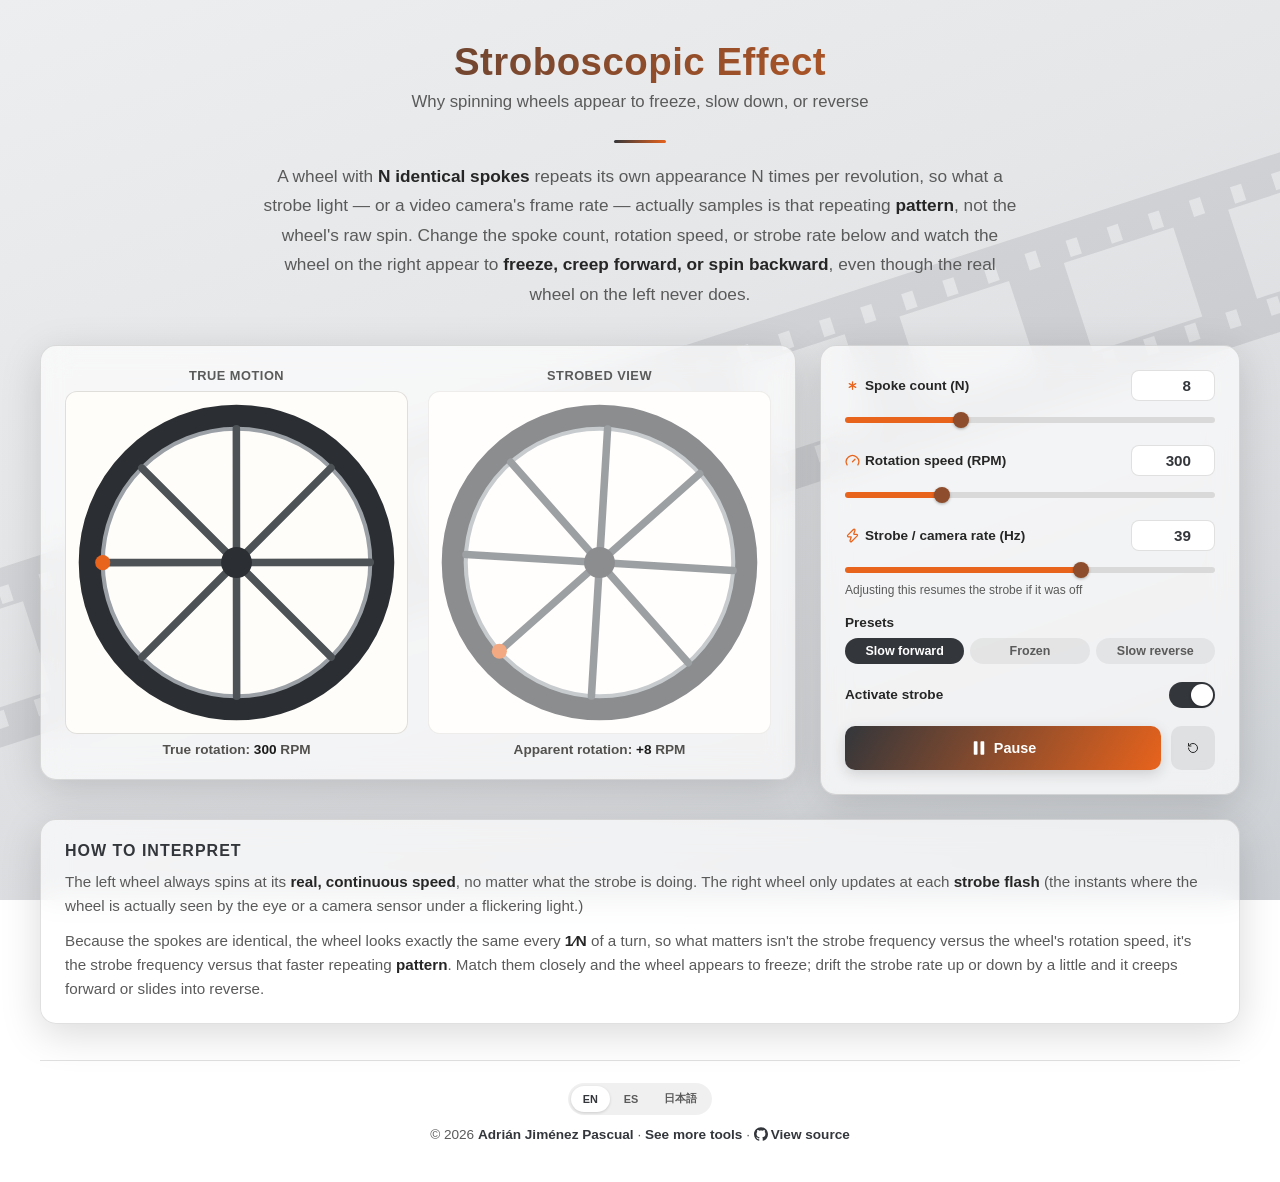
<file: stroboscopic-effect/index.html>
<!DOCTYPE html>
<html lang="en">
<head>
    <meta charset="UTF-8">
    <meta name="viewport" content="width=device-width, initial-scale=1.0">
    <title data-i18n="browserTabTitle">Stroboscopic Effect</title>
    <link rel="icon" href="data:image/svg+xml,<svg xmlns=%22http://www.w3.org/2000/svg%22 viewBox=%220 0 100 100%22><text y=%22.9em%22 font-size=%2290%22>🛞</text></svg>">
    <link rel="manifest" href="data:application/manifest+json,%7B%22name%22%3A%22Stroboscopic%20Effect%22%2C%22short_name%22%3A%22Strobe%20Wheel%22%2C%22description%22%3A%22Why%20spinning%20wheels%20appear%20to%20freeze%2C%20slow%20down%2C%20or%20reverse%20under%20a%20strobe%20or%20camera%22%2C%22start_url%22%3A%22%2Fstrobe%2F%22%2C%22scope%22%3A%22%2Fstrobe%2F%22%2C%22display%22%3A%22standalone%22%2C%22background_color%22%3A%22%23eceef0%22%2C%22theme_color%22%3A%22%2333363b%22%2C%22icons%22%3A%5B%7B%22src%22%3A%22data%3Aimage%2Fpng%3Bbase64%2CiVBORw0KGgoAAAANSUhEUgAAAMAAAADACAMAAABlApw1AAADAFBMVEXq7%2FDb4OLO09S%2ByMy3u7ywsrKhs76jqKqeoqKZnJuUl5WPkZCGkpmFiouChIN5gIXiYR3dYB7aXx7XXx%2FWXh%2FUXh%2FSXiDRXSDPXSDOXSB5e3p0dHNtb29ibXRjZGRbYGLNXCHMXCHLXCHKXCHJWyHIWyLHWyLGWyLFWiLEWiLDWiLCWSPBWSPAWSO%2FWSO%[base64]%2BCSi6DSi2CSi2BSi6BSS6ASS6BRih%2FSi9%2FSS5%[base64]%2Bh1JV3dK5N220TPbNvdPrePbLu7imOIIaEktJBC2lLXxDzsLTbYvOqsYzDGlsbGg9eQMfZg3IlDaAHFhDikGEwfpHGvQ0icZjYrpSptkomkq5E0kkYavebd7%2B%2BcK82YZJermckf9zjB9sz46vM9v98553d%2B53eukO62H6KNjv6At%2B%2Fr7d%2FQ%2FpW3f6H2z99F%2B79o3%2FnOd%2F4P2si3v%2F3tf%2Fqnb33r4sVvfvMb3%2FjGm2%2B%2B%2BfU33vja1%2F4R7atf%2FYd%2F%2BMpXvvL63%2F%2Fd3%2F3t3%2F7N37z22quvvvLK2bMvv%2FzXX%2F7ySy996Utnznzxiy%2B%2B%2BMILp09%2F%2FvOff%2F7555579tm%2F%2FMtnnvnc555%2B%2BrOfPXXq1PDwyZNPPXXixPHjx459%2Bujg4JEjRw4fPnTokUcOHjxwYP%2F%2Bhx%2Feu3fPngcFk%2FPvFkzO3xVgVv5dgsn5dQHm5d8pmJyfCTAz%2F72CyfkhwNz8dwsm52cCzMy%2FQzA5PwSYm3%2B7YHJ%2BCDA3%2F12Cyfk7AkzLv1UwOT8XYGL%2BOwST85MAU%2FNDgLn5twgm5%2B8KMCv%2FZsHk%2FLoA8%2FLfJpicnwkwM%2F%2Btgsn5IcDc%2FLcIJudnAszMv0kwOT8EmJv%2FZsHk%2FB0Bq89PDfyf%2Fyvwn4aCnxD%2FRuEnwA8FP67%2FScCq83MBq8r%2FMvOfc6qqZngbyWRU9dxp1v%2BfW23%2BDcJq8p9l%2FvMSyDXtB8lEMhEJRaKRcDSVSrylaZDB%2BJ8%2BtYr8JGC1%2BM%2Bh%2F18%2BD%2FZ0IhIOBXysKey%2Ffp8PUqJvQcS5p9H%2Fw6vGDwGrxH8W%2FgP6LHo94Pf7fkzz%2B%2F0Q8X1NVdH%2FJ1eJ%2FyZhVfhfgf%2BcA30qSvSdFlhsS74WG%2F23jDoM%2FuOrwc8FrJT%2F1bMvvw78WCjEWPGfELUwb6Ew%2B1tg8XvhrKbGjx07%2FsTK%2Bf9IWDn%2Fq2fPntfG0PkMkpNHui3a%2BQNJ0X8kEE4kM5n40cGjgyvlJwEr43%2F1lbOvaYXRKO9mwHNstBi1RIL9FqMvcBn6j4XTBXX4yJGjK%2BT%2FuLBy%2FkwhS9OODs%2FIE6wlFxv7O5NBIvjPJlIZdfDw4KMr4v%2B4sFL%2F%2F7o2loiSf4Q5PCdPoY2OjqZH0%2BlRavR3JkMXQSMDP5%2FX4odggBXw3yishP%2B1V17JFEZjxN%2BlJ3iQZ9%2FeSElHhG6ISCSB0Xz4kcMr4GcCls%2BPwZuMRRcdB%2FSAJ%2FoctTG90Z%2BXiFjUgH%2BU1uIwwLL5bxBW4j8j8H7wd%2Bi7XQ%2FyfHF8vFwuV9DwW2m8mCcdXATTwH0JRssV1AMHDiyXHwKWyf%2Faq69ohTTrSjZoCT%2FNeh7wpXJlolqbnKyzNjlZq1UnKkwF0wA7dMdDLDmaU%2Fc%2FvH%2BZ%2FH8gLLv%2FX9OKKfhPx%2FGZ5%2BRy%2Bfx4eaIK8mar1W5PTVObajebTeioVsrjeWYHJkHXgH8%2Fph3c%2B%2FDy%2BJmAZfX%2F61p%2BNJm4tPPHQF8BfbM9PTO%2FcEmbm5luN%2BuTtYnKeMcMiFGZhEQiPa49tufhZfF%2FTFgufyH%2Fw6Q%2B2y%2FiM%2FrWDBHPlNOxcNCLFgjF0uPT7GukoaqbgQaDvkCk0llt6ME9y%2BGHgGX5z%2BuFsXSqg8%2F4OX6zNY2ur6eCHpulr9OEvj6L1RlITkLDdKs5WauUulbgElLJrDYAA%2FTOf72wzP4vZjEOk8mu93D89uzCQjMh2wjbYrFabdSsVqvF0icIfVZ3BBpmYYaq7khsRoKGZCpb0h6DgJ75ScAy4getmB1l9Cm994vl6mSD8HNeG7Hb7KJb8QdYcBEO%2BRW3aLOSCKuchoRWY3ICjpRblJAazeW1fRDQK%2F91wnLWL62YS6dYAz85f6lSa7Th5mmPBd5ic8oBRKHYlCmKLCuKLxCOxqIB2Qm3EvrEBByp3Zyc0I2QZnEGhkFO27mzZ%2F7rhGXwZypj2dFUquv81P3NqfmFHPCtNlEJRSIBxSXa7Ta92e2iS4GmsCJaLYLgTEECFJSLYx0%2FwsOyY1X17nt75WcCeuQfmSjSh44uGbx1zDytoLXPancFohG%2FG%2FBLmy7D7Y%2FEQi6bReiTqwsz%2BkgYY%2FMR1oV0brwS33Ffj%2Fy%2FJ%2FQcP5yvjI%2FRSsSihrE8uQ91f9IBfCkUDUii3aaDi7wtqrC7A7GwGxKs0YX5dqMGN8rra%2FPoKDqjMLR9R2%2F8ENDr%2FqswnqcPTPPu5%2FwLs0EMXGco6nd12V2S7GPbYr9PkRYdyhlIhJ3WPkFuLbSbfEJlIwEtO1bU7t%2FeG%2F%2B1Qq%2F7l0y1OEafl%2BXuX6rA%2FReqHnS%2FLxro4DslXyiaHGU%2FAcB0Mhb2y85FCT4YwZZbmGpOQoG%2BJuCJY%2BWqetf2nvivFXrkf6NWzusRPu9%2F4s85qPsjUtdPoqlcsVRC9IZfJUSjiOTy6VhAslup2aRoBEawJGkoV0rFPA%2B20fKlwhAZwDj%2FR4Te%2FOecVi6NLfKPg396IWW12KVIAL6PRcvmiqSL5fJ4sVjMoxXz%2BAOiU0R41XIuJtmYAnsgIVn7%2BqJsMurYgIbUeF6DC%2FXADwE95a8y6LDcEv5qY2ohabXalaiC7qcl1xpCvMbo2T6Gh9dF2huUJyYbSbvFwpZoJaFgVYhAQQ1zUUcB7FZVYQDj%2FNcIPfG%2FVqmW2bTR4a%2B30f9wf%2BY%2BFDH0CY4kuj3P0LMsuauRApIwUc55u0GGO%2BGHguhCu07Rna4gh1FQuB8CDPNDgHH%2Bc2c1THz4KIKDd5Qn6i34P%2FG7u%2FyCEEzTZjIzoqrxYcofnowjUa0Vytijxaz4vkAKbDZXDEO5L7mA9aDM7UWLerFSUXvo%2F2s%2BLPSSPzyP%2FSH3DOrUMgbAQhX8SoRWLgp2mABrJJtRT%2Bv52%2BPHef5wMK4i%2FeIRhEsV9FlyCxjI5Y7HjeUrpcLA5s2G%2BSHAsP%2B88rJWnWDz9hjb81Zq9dlZD1aviCQuFSA4v8fy50jgnkD%2B84mjaIOUv8oEBV0ABUw2mzuGkWxrzdUxDGjPTBLIL9XbbjfM%2FyGhh%2Fz5axVaOvE58H%2F4dHWyvRC02t1hmZZbp8h3AAQYVE%2F%2Bxdvy50cePXSOOxCzAA%2B05ZjL2icvTNURm5INWMdM1Cr9MIBBfggwnj%2FP1GrM1jQ70grWwAC2OwM%2BwDulSMTVNYEl9syTb8ufHz40lHR0DWBVEBMh4PBH7FYM5AatBlwBRlatqt5yu1H%2BKwXj5y%2FnCtVaiU3uNC9iBpppOW2iL%2BBEk2LVckjsKnD869vPLx595HveRQdyjdaTblqyQwGbxToxR3EdV0ChbUXbZpgfAgyfv2Rqk2y%2ByDMHohEctIpSyA1%2BdyiXn8z5xM5EJHjPHz%2BxlP%2FwI2q4T8fvs9hjE8WJKMUdrqhkgxM1a4it9ZWvNFGrxTfdYpB%2FvWD8%2FEubxKpZ1A2AETBfdMCBFPC7fMlsrtxIeewdBX2R%2BLHjS%2Fv%2FpO5AxG8NjCPAyAcoTFXgRJbUAjdBkfVNpTapfeITNxvjJwEG%2Bc%2FXJmvc0MSPGHTea3MqfuKXoxTHFLSIq7sYON468UT3%2FOLRRw9%2F39Plt8gZDUFSaVSBAjHkt%2FU559q1CkUf9GgSUBnYuMkY%2FxWCwfPTl7%2BcIQGlcfYZJezg57MO0R2QnC6XO5BCeDp27pQWFLsKPBePfrpz%2FnLokfPBPp2%2FzyJ%2Bd99QgRbnKC0fUhSDP7EA7yyNkxHQOXBVlQQY4b9cMHz%2BW6jRok%2BfMU7pK2YAnw%2F8LiWWHv1heuTUX6hZr93aURCODw52%2BOP6Ekz8tmh81y6VULMBJ5wogJDCOdektB0aPbw6WdM2bdhoiJ8EGON%2FvVaHgFKJf0alNlMUYQA3%2BN0h7GhTGRz%2FDqtJl62jwJo89r%2FZ%2BnXo0OGUR8fHDBpQd%2B3etVujtSQhwwRuhNaW9DyGMTMBRgeyY5V%2BGMAI%2FzrBGP%2FLL2XqTW5mOBB50ELY7lR8LmYA7Ml%2FoIJ%2F%2BKQWEUkAU%2BAZOUIKDh86eDHY5bfII7v%2B185d98axHMIE2KmJZAIvDWP2cCagManetMEQ%2FzrBaP2AhqfCzCX2EZVqu%2BUR3X6JDBCgM6SRU59B%2FPDk05rf1lUQjPPzr9Mxi9DJ0okjA3%2FO8lcqBT4wgWiXsMW0Vacn8PAyezjC7poGBzLCv1YwWH9yrgAB%2BAxyohJ2J3Npp1PmBogiO%2FjW6eFTiH9OnlCzHpaJo1ycNRlHG4qnHF1%2BKw0A8N9752Magk8ygSiGsDWILVQrFd47tG%2BYLGz6Y0P8EGCo%2FuRL52tNZgEIYB8xFxZdPtnldrn9dBJ5Ua%2FfOHlcTXInIgWOcCjoD0Y8fR0BFgwAnj%2B8b4dKUXmM4kAlYLfIc3UaBKx74ELN2sDH%2F8gI%2F%2FsFQ%2F3%2F0plMo9mxAHlQs%2BnFxh34LimEHP%2BFM536jZPHtIhNV2ChqM3KwHUBcod%2Fx907BmgDk%2FI5Rbsr5LLaq%2B0JNg%2BVKUHfaE7GIcAAPwQYqV966YxW71oAHzExXXS7ZMXlxn9xwhT5Zrf%2B5PgTJzU%2FE0ABJ6K1aIDyuxYmQfwOBkA3f3uRMhsh8qGAYrOmZtkgoJ0n8nzNunrjTUb4%2F4dgsH5MmyQBE%2BzEq1KpziZdblkmAT46vj63WD9z7Ghck2jnjlXWrsScYsSHyZ4psF2I7%2Bzyb98ep%2BRMFD4k%2Bvx2a3i2OsEfzi2g3XjjjQb4mQAD%2FOcKdS6gzAXMRFxuRXKj%2BXDke%2BFZCOjEn0cH1ZQTnY8tgt0fstkCATvf7lhD6s7d3f7fvnVfBhndhOIUERGKVmV2svv0yUarrt0OA7wz%2F38XDNW%2FffH1WqvZ1C1QQSQ6FXRLCvAxhlH%2BcGH4ySX7l8EjWtTJmiinfUpawX4BEqxKZun5xV1%2FtvVicjSdxCAQXQGXzdWsM346HoSARq3%2FD24wwA8BBvr%2FzIvncXgBAdUK76RG3eeWZCYApRuBLzz15JL4%2F9NHRoK0RWMKojGF%2FgQBFs%2FFnXcvyf9vveMcHTDQROoMSDax1Or4Zw0HPc3JAQh4Z%2F7%2FJhipnzzzolonAbWOm7YmvBIESJiEkPuEgKcW%2BQePDKdEuw9htsvpkhTkRUmARHP9wNLzi613xOmIBPsJUfTLdnt2imzLzmfpwxrxj91ggB8CDNR%2FnnlhpN7CyVCNWQDDrF1UJEmCACcE%2BAJfWrr%2FOnpEDYuRWCTkckpRWqxishN5x0jU6lXv%2FuRi%2Fv%2BuLUN0NBOmDZEPabHUdMcCdMzZgoCPGeD%2FHcFI%2FeqLL2Sabf2UlEmYysmSTBKcMsrLAnFKP%2Bj9f%2FTTh7%2Fl9UdEZ9TnTuYzIyOZXFrCbGQP%2BxzfpAWsk%2F%2FftmWADsciEgQomKliJACPxxCYJAHq9R8zwA8BBupvXzytcQFVfSKdyirkQUyATwnF9f0jfiF%2BPvGWHAqJdhwx5UYe27tn4Ov5iD9qt%2FtCttgA%2Bh8KWP75js39F2LJZAT2wVNEe3Smwocws0AbAq43wP%2FbgpH64RdOa%2FX2VEu3APppKq2QB5EAFCaGKAH3xDG2fxlSL2ZispwKhJJKLPPY3oceevBAJi0nwv6UYgtm1Pj91P9%2FtpUloElAtCMgMs1XgYkaloF2u65ed70B%2Fv8qGKt%2F1iYhgAYBt0C7I0CUfV45cPzxE0%2BQ%2FwyrmR8kwh6H5JajUVmKvbH3oT0PPrD7fFpxR6OK024Rg7HvZ9R%2Byp9v2bb5tguxRJJGiFPyi2Jkio0vWKDeaE9NkQAD%2FO8TjNVva3hmu1Gf7ArALCQxAV4SAP85gQRoKhb0OLAGSxRmu1zeN%2FY88ODuT%2B06H6Odv9MlYjW2OLxhVGoN3YP8JwTEOgKwYk%2FxIcw8iAn4fQP87xOM8MMCzalpEsDmoVK5mfWBXpbdouT1enzH4urI95Jhr9OBQ0pJ8fEpyumIPPbgpz61a18i6GaCIMFOB602TzD5PTXefysqnrgAGctZtF3SVwGqtZhqqL93nQH%2B9wlG%2Bv%2F080wATUNsJSg1cj6ZBEiiB9SeCwnqeqJ341AYE6tMAlz4xsDuXQfeDHpcTAH5nEtkh8VWOFPyQtAbTiCgZgKciXZnGcMQwIeRgHfm%2Fy3BSP3%2F6eczOMeeanEfgoB60Y91GALsos3h8TgZPU7GFP1Yj5nALTo84a%2F%2BPbSJgEeT8A%2FcLqzK7NDe4vB4g95g2MUFuFLNcTYEsIy1IKChXnudAX4IMHB%2F4fRzIw2U%2FrRoIp2gsL1aDigkQLb3ObxEj87HqaSX8SO2wAG92xeLKQ6H0%2BPxeGNRirxJAJnGSWdRJIE0OBw4BHfJXqc7W6et3gQfAtNTzTgc6J35f1Mwcv%2Fi%2BefUFgqXsLqwQVBCYjQMJFmRXRY68rKJTjfh6xW7IRRHyL5YwJdE6koU5aTfF6PYSaFGVmASmBmw17cjM6PITjlfgwVIAHkQBAx95DoD%2FBBg4P7I88%2BqjSmqWCIBbOc3GfHRjgYfDM%2BhrQF1frfYOBIOULbaGYiQ24fCTjEQdfkCnZJwRZZcXAOdqZEAr%2BT04WCwxJbhBjwILtT%2FkWsN8P%2BGYOT%2By3PPnqvRQ9lizHZ%2B9YRPcoLaqyheqksPdKteqQYtmc6G%2FAlZSgRIgD8lSTBHajQWDuml4Fg8aDQ42cGCi7YWrsAkbSe5B7XRWbX%2Baz5igB8CDN3fOV1okg%2BxaIKSB7U0Dq4lHZ3VSkd5oTGim3SuVM7mQmyKZKtFJJmIBtL56kQuxWtkqYQaIQgbETS%2BJa8bpUSUcZ3QC9amW9pNcKB35v91wRD%2Fs89o9NQ2n4dwgF0phhSni%2BbMMC%2F%2F5JXGqDnJjRdwQyCbHIvRUGbNLfsjWdQmqlqtkhulQkdWRUQupZAG7I1cUqpapHJBCGjRRzW1a675XQP8EGDk%2FhQXwOr22CBADjyCqZuVNHUqXql2CIeMKKxH%2FaGaSeayEfQyNV94NJfKqogf4qrWKKPygJUrRnQ7YEGR3MpYqVjSPWgKn9RSP3ytEf7%2FIhi8%2F6U2mQDMQ%2BRDxWI16adAKBCKxDpVi2PjlUImfnDvngf27dsdz4ymc1Hu8iF8OxO%2FAyfwm2%2B7Z0it1KABBWskAUsGFxCq0KlVVfcgCIh%2F%2BBoj%2FBBghB8Cam08Vg%2FocE5TyYUU0c0EJKnaamx8Aq5zEPW3%2Bx7es3s3qsdUCjVZQ5W0ih3Yls0I4XB8tzmuFaABRWvY9ZAAyeOWEhM4XMIyTIEcBEzV%2Bj%2F0YSP8vyYYvH%2F3TKHjQxgEOFovluFDInwoHE1mUdgB%2BiHUP6OCmNev7t6JDWNSvzsQisaJn86vcYKN86974hpOMfLpBAlwQ4AvW%2BIVsw1mgJl24TpD%2Ff9rEGCI%2F3Of1dozsx0TUIXJRBLFJxJMEE5geskMoX77wJL64V33qnAt%2FfZDKKIieu6ev2%2B6Bedf2yhbnERZneSGAcJldnBLYQQMMItJ6ENXG%2BL%2FVcHY%2FcenP6s20TG6CSBgbHwsjPNVih2UYNAbOfDQwf1L67d3XiIgrG65pP7h5k03b3gTLhZiY9gjKcnSGB06sBFAlm7Gr7zaEP%2BvCEbvb56pMRPwcIKKb8tYpmACf8CFkEb%2Bwv6HLqnf3nU3E8AUJEIhdfO2pfUPsMAXwsEgyOFBHrccyFPVMtuLkQFmpmu3w4GM8P%2BKYPT%2B6dNaE0%2FumGC8mCvmQj67iItuitWKiO2vLq2f%2F%2BTbBWxZWr%2BxccMw8YsyGQC5l8Q4agzKnSlodqapfXT9lYb4IcAg%2F7DampnlJqjTPDSWIxPYsBr7XH1Wj8P7mb17l9Sff3IHBLDqcC7gti2X8O8jfgfFs8iNySFUSdD5MF%2FEZmenm%2Br6q43x%2F7Jg8P7vqeEztWmugJsgDxNgFNjJBAiqHQ7vyT0PLNaf36cLSDABQRUO1OW%2FeUN%2FBOPGIVJ4jVjalywuMQB9Rm3b%2BquM8f%2ByYPT%2BMs6%2FWtOzePoUlW%2BTCbKlZECmk0oFxdKkYGj3A9368%2Fu2Q0BaFxAOvH7rbUv50f9Bh51tcLALCudxXlamdFBraoY%2Boq1duf6DxvghwOD96%2BGn1MalJkCBWARZWTiR4rYwBY%2Fv%2BvNO%2FTYEYIFLMgUQcL5bf7LxTzbcH%2FaC38YcCAFVID2WzY%2FrUxAJmG7Er7jaIP8vCcbvjw8XyAIwAbKkrG44m8%2BGkVIjJ3IxBfKTNH%2By%2FOd9d3UEJJiAW27V%2BTdsOBxk%2FC5Jd6BYHlEIOVCjNc0NUPjo5Ub5IcAoPw7wMIzn0EFTNJWSCbLFJA7oMBMpugLX4%2FvuvZPlb%2B%2B5a6QjIMEE3MLm%2Fz%2FecMtngh6v12Hl%2FAjJI6iWy9PxvD6CZ2da6uXrjfL%2FotDD%2Ff1nam0SoDsRmSBbRDEoKiYwDJxMgcP3%2BN077kT98D1bMxCg32%2BI%2BN9A%2BcknqPv3hzxdftklokAWNa9sBMCBMIPO4q5K7QYMAIP8EGCY%2F8SxTJOZgMZxnWqUcijvi2AuddFAdqEiGtt7p38I%2Bec779yaiaW7Anxf3%2FSJPwV%2Ff8gLfo%2FO76ZoMIWHIA6lMwHq%2FzksAurlxvn%2Fs2D8%2FQnHj8dr07NzzImauhOlxrJhOl5hCqxIM6A5Aw%2Fds3Xr%2F2QCuIKI92t%2FevPGTXcSvgf4NheuFYAfAziZG%2BUO1GAONDc3067cfvl6w%2FwQYPz9D8ePZtpMwRInSuXT4YCTKVBQu9QHI8AKvscH7vhumAQwBVHPhZv7H%2Fd7HIzfYnfTtQjGn8ilmAPV%2BQyEZ2Mrs64H%2Fv8k9PL%2BiqMnK21mAq5gYpxucnAFTpqLMBAELsHhweFfll3zoJnU41VkpIAYvtVJCRb4P%2FIUxJ%2FLl9iJAOOfm50qXA8HMswPAT28fwOHL41pXQFtj1GEmRuFAloOWFSkSHZdAlaFmC4A8YTs5PTAR%2FdTdshJ%2Fg9%2B3J1B%2BSDbR84yAzTi63rh%2FwWhl%2FeHDA4exbZgjiloU66XDYPkWDaCuchOYRE8A%2FlbJsET0y%2FaQICX4Vs7%2BAoOhzH%2FJHO4vUQF5HwbRgZAGHf1unU98ENAL%2B8%2FGTyMcUwK5mZ5qpQpSGRz0ZBiZ25EVhCtVBjnCOoXhXB5AN5P%2BCLPzsF9RNkfTmUTqRxbgmkXM8ufWutf2xP%2FLwi9vb9l8BB298xXZ3QFJVKQHsMRjAs3B3jmDQMUuI4Au6iFpJBMCUi7i%2BcW8U0H3D%2BSTSdSPIRotPT%2BpzVs7RU98f%2B80OP7Zx49TPsC6i2WamQ2QK4nmR%2BNwAhW5kd6%2FlAJ8avpsUgA%2B15F%2F7IkIgr1hxKQPZrj%2FtPpf3Kgq3rr%2F5%2F%2FOaHH9%2Beg%2Fq2iOxHtDepcQToBN0LEIOH%2BD44I%2BAskkGykdF2Uclh6XhS9byfvj6bxLzg%2FIogp%2FkAsAYUNmEB74oeAHt%2F%2Fc%2FggEr2zc%2FPci%2FhsiisFyRgyWbFwQBZt7JCGKeAX%2BRg%2FZeEkp90B%2FEAkRT%2BO%2BXN8gu7tMv%2BZZzPQAAZAb%2Fz%2FUej5%2FUUHD7C5dH7u0hUNV%2BsRFUCCQpd9RDe%2FwsTfJEH5N7eTXYfzhyLJbCoWSyGLV%2Brk4fC0%2BTnah639QK%2F8JKDH9y%2FhBj%2BGwRxXwG1AUQWMECUJeLcKv7BEN7HcLLnLcul2EecwgTDIUzGkktj0w9Zf5v%2FE31DXfWBtr%2FzvFXp%2Ff9SB%2FQexOUOnzesDocGMgNtliSjQMDrpGqXs7FwdY5fKZJ4DS6chM5HmO7B6o7P%2Bgh%2FbsI%2Bu7Z3%2FvcIy3n%2B1%2F%2BHHyAbzJGGWG4HuMOThR0ifo4%2BzuDjG088st0sp%2BEgUkyY6H7%2Fj1mSRZh92lET89Bzw3%2FD%2BD%2FTODwHLeH%2FXw3se01q6gkUjMAlpMCJdmua3nTtv%2BED2lIlj3xnjG%2FhO99NTKJFy%2FfuX0f%2FvfY%2BwrPeP7X1wSGuxsceMQLtMLgHZFpa0pUMDOutgjdYy%2BkqM3%2B1jF9cbevfPs0fMtJbZ%2F%2B%2BBgGW9P23f7gGNluSuEZiEOsv7YqOWTrH3ZYQ7DQsCz2EX%2BVsDGku8h8Yv8a9bFv%2B7hWW%2B%2F233rn1sSZ5%2FmwSWOM3ze8J8O5BKdS6O6vQd%2FM4%2Fpvnn6uX5z3veDQHLfP8b8idqoz3TVcAktNj7I2oV9iqPPH8tyRi954O96IO9b6LeZPlbNvd0%2Bdcu03%2FeDQHLfn8d7o%2FHK40lRmAS8A6MBnuXB68xHWelrGX%2Bog%2F0fQOn8Et6n7lPZWDt2uX2PwlY%2Fvv3PrljiLJ1OgtzpBl2GMtEQAW9k6RWo9%2FrrOvxrg86vdB9n%2FM3tQ29xw%2BL%2FD8rrOT9gfdtv0%2BtNZdKIA0wBHMmyGg2Gvz%2F8Js2Ozti%2B65F%2FHZNXb8ifghYyfsPcX98SGt0p0NdAzPENMnoNHrHig6%2F%2BJNYfBta%2F9qe489L%2BH9GWNn7G7dv37pVLbRpnzk%2FvyiCpSAvabOXwNPPYP0rxNevvWJl%2FBCwwvc33nXHHferleb0Es%2FmhuCNEmH6H%2BcvwceFevX6db3uv36E%2F2eEFb9%2Fcuu2LZsHcArbXuJIS9uPfpEd9NTU29etW7dupfwQsPL3T27B%2BVe%2FWmhMT%2F8%2FNMzPL%2BBXx%2FUxczYK6k2Xr1vfU%2F7kx%2FP%2FB2FV3p%2B5Gfdnt%2BHst9lizt7FXljg6AsLHXhMPO2aFkf%2B%2FIor1q4CPwSszvs%2Fb6X7pwMo58Bcz6f6tw1rvkhMt2qaug3nj%2Bt7yN%2F%2B%2F%2Fh%2FWli195fifxs3bupXUUfQbuOsiGaeGT4dsVwkvlgraPHN16xff9WVH1y3SvwkYNXev3rzpo10f3DTAIpS4E60eLHVF39ogh2Flqx%2B4KqrPnj5qvFDwGq%2BP3YDKWD3v27vH4jjZQC8xYf6t93E6seuvvpKg%2Be%2FBvl%2FWlhVfnZ%2FE%2B2mP%2FzR%2BzvXoATuQ8bqH3rgh4DV5mf313CD6gZ2g%2BT634eGa1HCaqz%2Bqmf%2BnxJ%2BIvxG7k%2BtDj8EmJv%2FpwST80OAufnfJZicHwLMzf8uweT8EGBu%2FncJJueHAHPzXyaYnP8yweT8lwkm54cAc%2FNfJpicnwSYmh8CzM1%2FmWByfggwN%2F8aweT8EGBu%2FjWCyfkhwNz8awST80OAufnXCCbnhwBz868RTM4PAebmXyOYnB8CzM2%2FRjA5PwSYm3%2BNYHJ%2BCDA3%2FxrB5Pxr%2Fh2uebNJtLKg5wAAAABJRU5ErkJggg%3D%3D%22%2C%22sizes%22%3A%22192x192%22%2C%22type%22%3A%22image%2Fpng%22%7D%2C%7B%22src%22%3A%22data%3Aimage%2Fpng%3Bbase64%2CiVBORw0KGgoAAAANSUhEUgAAAgAAAAIACAMAAADDpiTIAAADAFBMVEXq7vDZ3uDKz9C5xMm0uLmtr6%2Bgrrefpaecn52VmpqRlJKLjYyBjZV%2Fg4V7fX1yeX3iYR3dYB7aYB7YXx%2FVXh%2FUXh%2FTXiDSXSDQXSDOXSDNXCHMXCHLXCHKXCFwcXFqamlfZmxcXmDJWyHIWyHHWyLGWyLFWiLEWiLDWiLCWiPBWSPAWSO%2FWSO%[base64]%2BDSi6DSi2CSi2DSiyBSi6BSS6ASS6BRSd%2FSi9%2FSS5%2BSS5%[base64]%2BQkU9PT1EOjhCOjhAOTk8OTk3ODk9NDEyMzM8KyIuLi0rLS0pKSonJiUkJSUjIyMhISEfIiMgICAfHh0cHR0bGhoYGBgXFxcVFRUTFBQSEhIQEBAODQ0MDAwLCwsJCgoHBwcFBQVuVem9AACDz0lEQVR42u29CZzb1ZXnK9euqlIpPT1rzxstPfs%2B82bmvQkfmaVZEhKSJoTFS8DGbRKeDR5CsDEOjpGMHRuDaQx2YYhNsQUUh5glTg%2F93qTT%2Fbro6Xmvu6enptvqJJKSLlmlpapcqn0173fOXf73%2F5dU5byZUqks3YBjjLHL%2Bn3Pcs8991xX6nJW%2FyLrL53r57x%2BZl8%2FNddP1Prxj3%2F8F9b6M73%2BXKz%2FTuu%2F6fWnYv1XXn%2FC64%2Bx%2Fkis%2F5fX%2F0Prv2D94R%2F%2BZ15%2FQOv3ef3fWL%2F3u7x%2BxOt3aP2Q1n%2F6v3j9n7R%2Bm9eHWP%2FxP%2F4WrR%2Fw%2Bj6vD7DeF%2Bs9Xu%2FSOkvre7ze4fVdXmdofYfX27zeovVtWm%2BK9Qat13m9RutVXq%2FwOs3rFK2XeJ2kdYLXcVovHKP1HK%2BneR2hdYjXQV4HaD3J6wle%2B2g9zmsPrcdcdf1rWv%2Fdrrr%2BNa3%2F5QBQ1%2F8K1v8yAKjrfyXrvzQAdf2vaP2XBKCu%2F5Wt%2Fy5XXf%2Ba1n8JAOr6X%2Bn6Lw5AXf8rXv9FAajrf%2BXrvxgAdf1rQP9FAKjrXwv673TV9a9p%2FcsCUNe%2FNvQvB0Bd%2FxrRvwwAdf1rRf%2FSANT1rxn9H3LV9a9p%2FUsBUNe%2FhvQvAUBd%2F1rSvxiAuv41pX8RAHX9a0t%2FJwB1%2FWtM%2F%2B2uuv41rb8dgLr%2BNae%2FDYC6%2FrWnvwlAXf8a1N8AoK5%2FLepvAVDXvyb13%2Baq61%2FT%2BisA6vrXqP4SgLr%2Btaq%2FAKCuf83qzwDU9a9d%2Fe931fWvaf0BQF3%2FWtb%2Ffldd%2F5rWf1EA6vpf%2BfovBkBd%2FxrQfxEA6vrXgv5bXXX9a1r%2FsgDU9a8N%2FcsBUNe%2FRvQvA0Bd%2F1rRvzQAdf1rRv%2BSANT1rx3973XV9a9p%2FUsAUNe%2FlvQvBqCuf03pXwRAXf%2Fa0t8JQF3%2FGtN%2Fs6uuf03rbwegrn%2FN6W8DoK5%2F7elvAlDXvwb1NwCo61%2BL%2BlsA1PWvSf3vcdX1r2n9FQB1%2FWtUfwlAXf9a1V8AUNe%2FZvVnAOr6167%2BBEBd%2FxrW%2F25XXf%2Ba1v9uV13%2Fmta%2FGIC6%2FjWl%2FyZXXf%2Ba1t8JQF3%2FGtN%2Fo6uuf03rbwegrn%2FN6W8DoK5%2F7elvAlDXvwb1NwCo61%2BL%2BlsA1PWvSf03uOr617T%2BCoC6%2FjWqvwSgrn%2Bt6i8AqOtfs%2FozAHX9a1d%2FAqCufw3rv95V17%2Bm9V%2Fvqutf0%2FpLAOr616r%2BAoC6%2FjWrPwNQ17929V%2Fnqutf0%2FoDgLr%2Btaz%2FOldd%2F5rW3wlAXf8a098BQF3%2FWtPfDkBd%2F5rT%2Fy5XXf%2Ba1t8EoK5%2FDepvAFDXvxb1twCo61%2BT%2BmsA6vrXpv53uGpX%2F3cMCGpWfwlATeh%2FVqxF7V9CUDv6CwBqQX%2F65t2z7ANK6Q%2FtSfm3BQPCBdSC%2FgzAFa0%2FfSPdvyP%2BvyMXgVDC%2F7%2FxOn3%2FjStcfwLgStafvjn7rj3%2Bn33v3LleWn1y8T%2BcO%2Ffu2TP2%2BC9cwBtXtP4A4MrU%2F9y5c%2B%2BZ%2Bd%2FZcx9%2BqBQ%2Fr9cAL%2FkPFg3n3j3zlun%2F6ZsrVP%2FbXVes%2FgDgeyr%2Bn%2FsQ0g7Ilc%2FnMhcuXOj%2Fy2R%2FOpPJpNP47l9euJDJ59XPGAAH584o%2FV997XXyAlem%2FnYArgT9P%2FgA0qv87xwrD5sXukL3%2Fv5UOp3uj8ci4VAoFI7F6Xu0YskU0XCBFrsF4Q3OnnlD%2B3%2F6zpWmvw2AK8L%2BWX9O%2Fd4990Np9plMLpdJJ6XqoXA4FAz6%2FX4f%2Fg4GgwE%2Fr0AoEiMYCItUBl5C%2B4I3VPxnAq4s%2FU0AVr3%2BH5z7QOV%2FH%2F6O8vnk7PuTZOisus9HstP%2FdfHy0fKK7%2FoZC3ARDMWSNET7ws%2FZG5ArePft16T%2Ff6Wn5wrS3wDgCtD%2FnNT%2FQxY%2Fn8%2Bz2ZO9C4snrb1C7ZLL6%2FXJ5Sc3ISKDyA0AwRn2%2F6%2Bc7unpuXL0twBY1fp%2F%2F%2FvnZP537kcy5FNATyVg9gEhPcRdRHobBV5yDH65QvFUNpfJXKBdAlKCN6T%2FBwRXhP63ua4I%2B%2F%2F%2BuXOcArz3Qzb9XCYlAj4MX1i09%2FLENzDQviAYjiUS8WTyLzka9J4R%2Fr9HeIBVr78CYBXrTwRw9vehMH3I389uX5n%2BEn5%2FyYCAlIBTx0h%2FJi8Sgrek%2BZ86ter1lwCsZvvH36T%2Fh6Q%2BbfHTyVhYZPY24%2Feqv%2B1LpAW2VeQGdDSIpfMiIeh9Q%2Bh%2FatXrLwBYrfrj2%2Fcp%2F%2Fvghyrup5KU7SvtFQFS6V9geUv9R%2F5gJJlOU63gPNxA9DT7%2F5OniIFVqz8DsGrtH9%2BS%2FmT8sH0q78gdvn9Rdf1l11L%2FFfaHsXgsnhTpQA%2FZPzuB1av%2FF1yrVX9mAPLLLV8uk1TqX7bqAVr4v8sjQRaOOB%2BIJDkd6O19TQSAl%2BEDVqf%2BAGD1%2Bn%2FSn9J%2Bsn4K%2FML4%2FYtJHwgEF1%2BBwGIY8C9Bv00wns4P54FA9KTQ%2F8Qq1f8LrlWpv4gAUJ8ify6bSmjfb5PNED74i61AaXdg%2FViIy8W8KYiy%2F4cLeGEV6m8BsMr8P7kADv1U7IvY5Hf4%2BRLyhpxL%2FNCSJBhLVItTaZwY9EVPQXyKAatQfw3A6tH%2Fww95%2B%2Fcj3vbl0gku%2BJQWaXHVy6%2FLoSCIwgBOj%2BL9FygZiJL%2Ff5ZjwOrSXwGw6vw%2FWf8Qh37Wqyi%2FK6t8eNG1CAkl8OJfL54ZKsALHD%2F2HCcBq0z%2Fz7tWl%2F4ffkjqy6JPJhkXBz2BMuKXFj4C0y23SrFQ1hOI3ygUzxQKtCPo4QDACKwe%2FQUAq8j%2BCQBk%2FvmhfCYlYr%2FdNgNF0ivZ9YotthwsFHuDQFGMCdOBIXaFvVGVA6wi%2FRmA1aI%2FzB%2Fy9%2FHGLyMzf0OSQAnDLyN9nJb4Viz%2BsSIMHL6gyBNIFxBJIhnMcCpA5n%2Fs%2BadXj%2F4EwCrK%2F5D%2FS%2FmTMWn%2BXM0p1t6we8O%2B4yVXAqd9cTsNNhBKRwSuIYnfE51lSTQYoi4QPfb008%2BTC1gt%2BgOAVaI%2Fmf8PfiCLvix%2FqOz2zvL5RcJD7ESy3EqYKJgYlPYEmjtCAL9XKkNx4BjM%2F%2Blnnlol%2Bn%2FetWr8P3kABP9hCv6xsFP%2FEk7fob1Dd2r54m%2FlPzhBSJggmBGh5E6RfluEgjxlgy8fOfLUkadWif6fc60K%2FT8U8tPWj8t%2BYYcENr9fZPgJu%2Byo39iX%2BAHxr%2FptHJi%2BoCgYFAMYSw0WqD78MtR%2F5plDq0F%2FALBa7P9DkftT3c9u%2Fg7bN7VPGMrbNE%2Bbi%2F%2FRyYSmwAGBLRo4vopIAicEQ4gDIGCV6P85V%2FXrL82fkr8sJ3%2BG%2FZfO%2BEqLn76sZTAgKLDCgd0RSApMANBCiu0AnRD0Pg%2Fx4QSqXn8TgKr1%2F0L%2F4eFcOhW36e%2Fc5heZfn8p7TPlVxEHRkhI2CAwy0X6iwnTdiDFBwS9Lx88eOhI9etvAFDF9k%2FRf2hIdnrqz9ys79k8f0KHe5v2mctZ9NPsGFiJgeEJCIGIAwH%2BciL0JST5iOiZgwcO4u%2Fq1v8W1yqwf5n8o%2BFH6R9yZn2W6xe7PBXyy0qfzWb5myx%2FJyP%2Fr5Q3UL7AhMAeC2xfEF0visTTw3kQcODAM9WuvwagOvXn8C%2FOfdj8bfqXjfs2t%2B9QPZtzLFRxrX%2FI5rI2FOyuoCgW6M2hjQByDskctgO9Ufh%2FjgHVq78CoIrt%2F0cw%2F0F2%2F4b9l8r67Om%2BU3%2BpfT4%2FqNYQ1jCvoSH5Q3mBg80b2MOBHYESlULyAeQCciMFEPDkk0CgmvWXAFSl%2Fh9%2B%2BFvC%2FRcGqfZj2L8977NsX%2B3xHVHf1F5oPqJWgRe%2Bgx%2BTMDAGTIHJgQ4Gem9QvC0wfECsP53DhhBhAAgIAqpTfwFAFe%2F%2F%2BwaGRvLa%2FsM28bX8Ztx3On4Wn81%2BSAtfGC21CuJfCg4IAwcEzlhgQ8CAgPOARCqTBXIDvUeh%2FpPVqz8DUL32z9l%2FNq3ivwIgYk%2F7rMDvCPra8IfY6gtC%2BDG5xs1FP6BJIJ9AvkDmBwoCKxYoN2APBeIr5C%2BQWoXw1eTocADqHzhQrfoTAFWa%2F%2F2Wdv%2F4oGOxSDjsNH4j9Fs7PlN9S3u2ein7hFqTk5P6e%2FStAIH%2BJgiYgaEh6QmKQoHIBxLmsZHRT4Kvj74wNI4iDCgHUI36f9ZVvfYvdn8w%2F2Tc%2BnAdhX6777dn%2B3khfmG0IOx%2BnLWfnJziNe1Y9GMKCOUPODmg6OFEwAwFBgJGlZAJAJ10Rtz7zL59Tz5Znfp%2F1lXN9j88Qvd8ebqD%2BGQdpf7Sxi%2Bj%2FpDy%2BmNSe5KetZ6hNVu08IOSA%2B0NiAGdETgYsCcD5pERfa0RrgjFURum3QAiwJPVqb8BQJXZ%2Fw9l8Zc%2BXmlbJazfKvWaSR88%2F7D2%2BiS%2B1H5GLpJ7bt5YFgPTM9IdyKAgHYHICDgrdG4K7HsCo6ksxl1HqTxVBLr3Pb7viWrU3wKg%2Bux%2FhPVPKv3tR%2FwJW%2BJnRn5Sf1iqL5y%2B0J40X6B1Cevj4kU%2FfGlhfn5uTpAgKVCOgDzBoFEkcO4J4kUI8FeaTOUGR4YHeg8%2F%2FvgT1ai%2FBqDK7P9H5wcKIw79jb4uHfrTxcY%2FxHFfqs%2FiT0ujn18oJXwRCAuCAGKAINAMFDghyDt2BdoL2PqIDADA5DD5gMcf37ev%2BvT%2FjKsq7f%2BH0H8YV%2F37eQMQs1f8ROzvL9r3ZXXgZ%2FlJ%2FSmy%2FDlYvsPqYelzM9OU9U1ydMBPssEhvMEcewJCgPLCUZEQlCLA2BEYuQB%2FwQk0jOILG0JBYN%2Bex6tPfwlAldk%2Fbf%2Bw%2FU%2BLDaCzpzNhy%2FzSVuIH%2BS3XT0FfxPv5BUvZhZnJ0YvwLIl4JMKHeNzXh1aOWCKZzg6Ojk8bP%2FnSvPIE7AdkTjhU5AXsOwJ7PyFgxdeZydHJwJ49j%2B%2BrNv0FAFVm%2Fz8S%2BqdkALCJrw76nZm%2FTPxIfun6yfbJ9LWaM5MXszQ2KuDzejo73a2tLWq1tra52zs9Xr7xlx0an5lbsHwFOwJCgCMB7wqQEBalg%2BYpgYlAnL5WfJ0cBfbsqTb9GYAqtP9Btv9i%2Fa0DnxLWX%2BDtvgj8wval%2BgvTF7OJSBDCt7e1tjQ1NjZgrbEt%2BpHGxqbmVneHxxvAMJjByXlFztysyAeEF%2BBcYGjQKhQvsikUaUCSIkQGUSD62O49e6tLfwKg2uI%2Fl%2F8w461f7ACLmjvtG3%2Bq%2BYjEvyB8Pxk%2FJ3zC%2BC%2FNjQ%2BmYkFvZ2tLI4nu0stS3%2BWy%2FWhDY4u7KxBJZkdnLumcgdOBSeUGNAJmLtBvqxCLr12kLPjhVA71gKO7d%2B%2BpLv1vdlWt%2FfcrBxCPO8s%2BKZv152XsF%2BpPsfHPCeUuTeQSoYAQv0EJvabcMiloaGxu6%2FAGY%2BnRBRVBZmRGyMWBgtoRlEoHk46bJ%2FRDqewwCOjevfuxvdWk%2F82uKrT%2FIeT%2FIgEwr%2B%2BU0F9WfOW%2Bb1z4%2FtkFGfgXZkbTkUBna5OQXjn6BuHtnUv%2FKwuFNQ1N7q5g6uLUvEoHOBlgNyB2BI5cQAeChO2eEb52nAxl8yPsA3btrib9FQDVs%2F%2FPF3D8KxMA56UO59aPDlxt8rPxC5OduZgIeYX6a0z1teJNxiqGQHuCpjZPIJKdELmELBUaCFjVQXtVwOogFC4AnaK54QL5gF279u6tHv0lAFVT%2FyP9B3MZGQCE%2BMXWn9YHPlz0E9t%2Bzvvllm8Brj%2FQ2dJoy%2FAs1ZuxWpH6q4Xv0w9pFLQrEBQ0ub3h9Oi8KBCggDAj8sHRUZkKZA0EzFbihAEAXAD7KtQEpQOoDv0FAFVU%2F4f9Z4X%2BCdu%2Bz1n3Vd5fbfymRLGXff8s1Pe4Rc7H6mvxIbu7vcPjoRGQ6nYvTwrz0%2FRwT0e7u5U40L5AILBmTWNzuzeUnmK45kQywAgUxCEBpQLZ4hMCi4AEVwPwJQ9iN3h4585du6tFfwagiur%2FqP%2FlRAAQn17CfrlD6s%2BdmyL549R%2FYpJjP4f%2BhelBMn6b%2BMLqsdnv8GAofIAuc0bsd4VjarIwUdDW2ix9gQFBQ2tXJMtbQ5kLTAoCRlRZoEQuqC%2BVJJjfNOWsIAARYHe16P9pV5XYP9o%2Fhf7ZjNgB4NNLJovlt5%2F2c%2B4vN34c%2By%2BNpkJed1OjlF9avtjd03sAoqOo5M0%2BcdxMt84C4KADvqDJgUBzuy82yL8LHx0LBJgBIiBT6phQJgP8R6FyEJqE8gPRwzIEVIH%2BAKC6zv9zogLgvMnryP2puj4s937k%2FeU5z8JUOuIRkV%2BbfjOr7%2BP3QISdQ19vl8fTgdVOi77j4QnxNPhJHOOHg5IBGwRrGt2B5NiCyAUML8DJoKMslCr%2BU8AF4PBqaGggCvV3VYf%2Bn3ZVyf0f9P%2Fh%2FB%2FxXwYA233elKW%2FZf6c%2FJH5c82PovNUKuhp5civbJ%2FE7%2FLR5e2IeCeGpIfsbk78ROrXzN9rQzG4nSKExCDGM4cBgeUHXAIBX2yEfrN54QV4PyB8QBECjkvn%2FSKC5UaG%2Brp3PbRr54PVoL8AoArsXxSAGADTdKzL3Hb9OfmnEz9h%2FmSTM7mIl62f1Wfbb2sXpk8WTeEdwkvRHatJfYdPBShRCEWQf8bhCDztrTotlF4gmJ66xLnArEoG5RGRsR0oulooYgD%2BCPnhMWwGYf8PVYP%2BDEA13P%2FjDWDeyAC08%2B937v3y1NwvzJ%2BD%2FyzpvwD5DeuH%2FG0dXX4xuEHndq1yr7fYarayxSDf80IlsaMNfsAKBE3tgdQ0pwKzs1wUUNuBnLpYZLtY2G%2B6gEw2PzyKcsDe7Q89Wg36EwBV0v8POxIOwAFA8d5fZ39TnPuT%2FKOpgFtZf5PI%2Brx46oNNv0tpb5r8ZVEAgiLxJB0jedyt0g1wWanJExmal05A5oJEAADOyepwKQLERiA%2FjDbVgeguyP%2Fgyuv%2FKVd13P%2FFBmB0eJB3gNpv9tvu9xruf0S4fyv6T6flxk%2FK39ZBnp8niHbRAeBlSF4Kgta29g4vPRkDPxD0dbRZgQA7Am98VNUGdU1g0MgEMvY75mIgjWgNgP%2FC1dHt2x%2F96srr%2FylXVdj%2Fj6A%2FKoAWANYol3Tanv3LzT9F%2F2lx3jt3MeEl%2BYX1N9MhTgDGHwlRDmc3%2Ff8%2FEMAPhFDKixECzdILIBA0tIeyM4TAHDWMMAF0jyBvXS81b5PJiUQpQQCcQL7v6EPbtq%2B8%2FgYAK2r%2FVAHO8xbQ%2BsCMS57i3I%2FcP6V%2Fo6Pj45Pc7kPmP5WA92%2FQ1u%2BGXsj5EfeF7Sslm5qXXGUYkKkkwkmgyy0QEKmAJ3KRz5zEbmBMVQTo63ScDvSLo%2BJ%2BSQC5MSSC27Ztf2Cl9bcAWMn7%2F%2BeF%2FpwBapuxX%2FEV17r1wS%2Fcv2jjW7iInT%2FLL0O%2FLwTjD%2FqU5zeULVa8tdXaDJaHgH6i2%2BODG0iE%2FR7DCzS0BskJoHlwBpmAPBwYFLfNs7YrJAbUlAcSI6gIPrpt2wMrrb8GYMX2%2F6ICOALfmcs4RzWZ7l9e9pC1P87%2BL9HWn82%2FoUFbPyI%2FG78Us7lYeLnvx3KLpU%2BEWsti0NwKN0BZZSQIL9AovcCapg52AtRFjN3AGOeCQ8Z9QtucEf2HoodssRsciO69%2F4FtO1ZW%2FxtdKz%2F%2FBxeAC4M2B%2BDUX17v1rt%2F0p%2FC%2F6VRjv5S%2Fja2%2FrC%2FSxu%2FYcNae9Zdlv%2F0ElVBt1sfDDaXSgfau4KxZDLi72htUgg0tAW5OEyZgAwDvB00NwNFfyq4gGwmR4ng%2FfcDgBXVXwKwkvM%2FKQAM5%2FnBN%2FtHZZdfpP%2BW%2FSP8L2SDnY2U%2FJFArZA%2FIhM%2F1q%2B5lPg4C6TDwC79%2BosaNs0PCAMEoqAsA9QjFImDsQ6dCqxp8iYoDMw5E4GiCyTGHytDfxxqD4EL2LGy%2BgsAVnT%2BrwgAwgGkS%2Biv7X9I7%2F6nefM3kw606ujv9vjD5J%2BV9TfZrZ8rfO2q5M%2FHgRF9HCgu9ob4uTmvoKBM0QhewBvEpc8gUgGVCTR2xsdNH6D6BcsRkGYXgI0A2kOij8L%2B719J%2FRmAFZ3%2FSxUAAkCcApQI%2F5ki%2FWdm6Nx%2FXLp%2F1qWDgj82am6Hbpb6XNuTxz3JpLpOaBXuuAdNvD7CFAgGSnkBCjSxgKe1SYeBwCAdDsyYUUCmglnHnCFV02YARof7olu37tixkvoTACs6%2F%2FOHA0NjBIDDAaSL8j%2B66S31p4PfSxcj7P5554%2FOvQg55rYi320WdkNqih8TZY0KUt%2BhsI06NO6MhK3GgGajZUwj4I8kEyG5JURlcE1zIDsnfQA2A7pLxJ4K2gDI4MYgcM4jCGzdsZL6A4CVs3%2F874dcAh4Wp0D8GaWLqj85ed1X2z%2Fyv0uDXPpl9w%2Fzx8Yfwb%2BtKHLTBo7OdgIQP9HP2qsBUWJI1NBFtYbpG3Gkk%2BZH5wmCDtpNmF2DDAFng4lYkJNBTgQaPSkiYFpFAYsAx%2FxJPb0om%2Bcd7UB0%2F9Yd925dOf1vcK3s%2FG8OACPIm7OmoRj6i%2B0%2FxNL5%2Fxzi%2F1w2QO5fJP8efyQW8nUUV3wpcefTYBT00%2BLy0CLLYoG%2BHIIgQhtK%2BnWbjO5hkQp0%2BOAEgl1tKgw0ehJTnAqyD7AIyJYhIMMdDUO0E4D6W1dOfwXACr3%2F8OHA8Jhopyj%2BkCz97fGf9E97tf7tSP5p6%2BdM2qgZoL2LKvl8PVMavKW3Gh1lDo0T%2BqPSOMIU4AphTJ0FNtoZaOYtYcTfzjUBSgTaIxPsA2aUDxg2doNFfzrEgDwFHxQEH773%2FhXUXwKwQu9%2F0RkgtgA2B2DonzXyfx3%2Fof90ivWXphjS5m%2F6ataIivgsvhnojWX3AKYXwO83MgIIsukknwM1W33jqr2UMoGY2hAyATgdWpjXewFVFDQOiM0%2FHb6sIWpqH4jugP73rpT%2BAoCVev8LTUCjwlk6PiHbeD%2FL%2FmdmZ5D%2FTSZQ%2FKXsH2V6TzAcDrL52yI1NMK%2FwlvfOSGqsv18rsQqFQZG1MSwi2AgEfbB0hsazVslMhOIh7paVSrYGrwoTgamVM%2B4wq2EF6A0kGqGIwN93fdu3rJ1pfRnAFbq%2FUc%2BAxgqAYCpPzZM3P3F9j8v9G%2BU2X8bJFDJv6U%2FFMLFLk8olRsSeZ1e%2BZIAGAxYeYB0A7xGsnF%2Fe5N1bUQ3HXSgJhDmRIDCgCDgEvuACXE8nF8CADoXHOjdwQCsjP4EwEq9%2F8Yj4GnlzQhgm%2FCY1wVAEf8X6PAP2z%2FYPzR3I%2FyT%2By%2B%2B09HQ2OaP52G%2FFgF27cWU6JwxOzhfTIAAALcORnOxrlYTANl0JMKAz60IaJY%2BQNcDyhOQERsS%2BLZCX%2FeOLVvu3bwy%2Bl%2FvWrn3v38Hh8A8gstWL7HP%2BVNXv8ao9Z%2Fqf1MJr7T%2FVrcX4d%2FbrpJ%2F290uNGxE0oM267dJ71imJxgyAKBFKWE24mkWtwZtBFAKGgYBKhWUUQB7gUlHQagkALjXhD3QKK6KIABsWRn9r3et3PuPXAIYEUUg%2FemYQz6F%2FqL%2FB%2Be%2F0%2FPC%2Funsh3Z4PhX%2Blf1blzshVAsIyKnEz1Q%2FY4pQBILdC4xwMjiYpn5D2ygBHQbcXaF4PKAJaA4OinqAVRS2jZwVv6864sgP0UgDFAO23LNly8roLwFYifd%2FfzhQwF17zpTMD8du%2F1QuKRR4AzA7J%2BxfFn%2BhfwSn84b9G%2FJTx05rIIGhL1ber1VWv8UFveifbMmA3hECgItDdM%2Bw0TlNQhGAZDMZx2ZA%2BwDsBeZmuVW0oKfL2QoC4lUKMdVkmO415nv3swdYCf0FACvx%2FjvXALkKWKy%2Fzv%2Fk5T8%2BAEL9fy7llfbf3O4Ph8vpL650wgUkMKMtr%2BWnX58OYvGcx8D5831YvR%2F24ivrpe%2FiSSJ6lCgvznIFApAff6MegH7zNbaxEg4C4omg2A4SAREcDc3RdLFx2SCijgWK%2F5hIcPHH43rgli2bt6yE%2FgxA5e2fnv8eKIyhPVZHgIwj%2F9MdAJQAUPsv1X9Q%2F2toUv7f3%2BHU3zbnobETQz5Qb9EJH36LzIWBC6R9b29vNNpz6gSt48dP9LwRxY9ICsTO0woDuWwqBAfgKksANgMJIwq4I6gJoll4akL0h1gIZgwnoF0AJs7gscHuexAEVkL%2F61wrY%2F%2Ff%2F%2F75PMy%2FUDCu1TmmfJP9ywoANQAsfHyJ6r%2Fa%2FkPm2Y9t6o8SqsUbSuBSNvUZUECB4ZP05949eyb6Rk%2FPyZMnpP5YL7zwck9PFIs5gCsYGr5IoeDiRTgEmwNwuezDBpgATyAWD7bLvUBDe2IOVwamZZOYDgK5okdpOA0cKdCRQO%2BWu7dsWQn9r3WtRP7%2Fg%2B9TFwDPXhzSKUDG6QBkBxAFgJkZPv%2Bx7D8UpuqfOrRvlB379kkvDe5AhMb20y9Ppg27j772Eq2TtF7E3%2FzdEyde%2BM1jWOLt75dBAbsCigeI%2F7lsAr%2BvywmAHjogq4LxuC4LN%2FDJkNkdoA%2BH7QwQlkMjBXqrou%2Folns2SQAqqv%2B1rhWwf%2FwPk0DI%2FkdGBvNOyxDd%2F3lZARQBYBYB4GIQW3Fh%2F74Q27%2FhAEoBgCCAQ7tUmrSH5Z8980bPS5b%2BZP3SC7xwzNIfr38%2F18OugB8qHMxyAHC5iglosBMQiwXYB%2BD3b%2FRkL%2BHu4PTUhJ4gYGUijj%2FoII8fpdkxmyQAldVfAlBZ%2B%2BctILx%2FQZRKigAQO0A1%2BWucKoDo%2F8D5v9j%2FYefF8b%2FVHgGKZz1RHphMXTgP03%2F9FK2XXnzppW9961v0XYbgpPT%2FL7xw%2FDhD8AIQeIoe%2Fz5y5Dg7gnxxALARoAdPUB4gK0IuV5M%2Fdwmbwekp3SlcHoBhchGUB27ayABUWH8BQEX1JwA%2BPI9TQPIAQ8bQTWszzhtAfQQ0TQFghgsAZP%2Bo%2F4Yo%2F9dNvGUB4K3ghb5zMH2hv7B%2FKb6O%2F6z8MeUFnhb6Hzn0%2FPPRaN9ANlFC%2FyIAKA8IxmO%2BNrkVaA6M4baqqAYU6Lg7r5%2Bj4tfqrPGWefGaBbaCOzaSD6i0%2FgxAZfWnFEBlAMMlANAVIL0DQAK4QAfA7P%2Fp%2FMePq3pWE3d5ABAEQv19PadPf%2BvU6dOvnGYEtP839Tf8P337%2FPPPPfXUs3gBui%2BdChQFgFIA0G4wlAjLkyHXmrbYDG8GdUnYAsDIBAgAcc91tNCHGLBx08ZK63%2BNq%2FL6owiMLUBhTLQCGdlxlm9MSP31AIBpVAAXcpwAUoOXxx9Ca77tPkdTkw0Ac95fizfxkzOnT8Hr95yyx%2F%2FS%2BpP98zdPHcID8D3nUxFzB1gEgDFtDJ4ppM8GXQ0dCXzVUyoN0M8PiZcJNe6844T9j4%2Fiyvh%2BCgGV1h8AVFj%2FH%2Fzggw%2BoBjBaGgD5lqMe%2Bj4xSRWA0ZCbTviaufuT6r8CAHWvp7wLWNMSSPS9deqlU878r7z%2B7P8PHXnqm0%2B93JsqGQBKAoCqsDccVwWhNY3eHFcDJifEHCHrJLIIgGEAgAbRge6NGxiAiup%2Fjavy%2Fv%2BDD84Piam7I3rkbtbu%2F63pf5NTs5cu8QkA608bAG97W6ux2kTPVmkXQEHg532vner51i%2Bm%2F6Gnjhx6%2BtzPinaAtkqAfdog7U5iMbkZlCeDCAKT1k7Aqgmaf1ykgWNkDgO9mxiAyurPAFTW%2F3%2BfTwHGx8ZGjZnLxuGsAQCfASx8PE8dQKQ%2Ftf9Sf06rJoA6ftHC3dpU3gV4Exd6f1H7pwBwJFouAIiBwg00dK7VvIDQ2hGIRTgRbKQ0IDLz8aVp41ywPAD8ntlw737aBFRYfwKgovp%2F8MH3eRiE5QDUZyIipLUDkE1A2AFcDLTwvB9c1Q6IAoA2%2FnYP2r0DOBO2%2BwB7EIj3nXnxxZdO%2FQL2%2F8xTT32zpy8VKR0AhANAN7LX7203EWhDh0jYQ6MkOA3I0jixSXkmIF8ktTMgG54K%2FHEMRB%2BWHqCC%2Bl%2FtqrT9f%2FDBjwaGRikFLFh1cqMzQ54BDnMTCAUAcQTMG4AOXzDgsewf%2BqMlKJWKIytsKesDGjqDCAIoAFy%2B%2FoeePnTw%2Bd6fLxoAMDuSmwLpurB1k7wrFAt65LlQEwWBWTxFJ%2BeH6K1AKQBGeZDwhvXkAiqp%2F9Wuyto%2F%2Fnq%2FD6cAnAIOFTfp5fOqCUBcAscOYE4EAAje7gv6ZQKo9U9k0a4Ro8GgZX1AY2fkZ72nXnzx8vU%2F9NQ3D0Z%2Fkii5A1T6N7V1hdODuRRdELGuIVKTSsBNtSn8pNbQNO0E9MVxKwrkrD4U6e1Gh6kYtJ4AqKj%2BCoCK%2Bf%2Fvv%2F8DFIEo6JUHQH4kfAh06eNRHQA8QUoA25T85P%2Fj2ZGx8YvpiK%2Bz1e4DHDuB82eg%2FqnL1P%2FIoYMHKQB0lt0BNFDTYTA1hKazFG4HqKvolKX6YxF1XaDBk6WdgAJgeFEARoZHh3p3bNi4obL6SwAqpf8HH7x%2FjqrABIDRMWUAwP0Yw2oIGEZATSMAyATAH%2FRbAYD1D6fzFzEu5GKKW8Nsu0EzCGC8Y1%2FPyVMvXa79Hzr49O8kEQDKVQDIAbQHknm0C4wOJummqHQCVKcIWkGgOThyCUFAXxo2CDD%2FxFQLGqNDwb7uLRvWra%2Bo%2FgKACtr%2F%2Bx%2FSg3BjY7aWOQcAQ%2FIa4OTUHK6AkwNQAYDmfrRJ%2B6dhIHTePzgyPjZI06Fbm0udCssg8PPeHtj%2FycvQ%2F6lD3zz4zJmflQwAuiOoqc0Xz5ELu3gRLcMdhg%2FASQUdC3EQaGiPzX08z1lAQbsABwIaAORFKAatW0cxoHL6MwAVs%2F%2Fvn3v%2FfVkE0sMVTffPrz0PqjkQaANd%2BHgcJaDGJkju9gSDHAAkABjihvc8qJp6cWxilNOA1qYyPoBOhc73Igt46TLs%2F%2BlDhw5G%2BxKhoh2g0RHW2NoVzoxcFP2DCECKABUEvG28E0A5aBBdwtMTtizAToAEAH9eOMW%2B7nXrN2yopP5rXZX0%2F%2BfOvf8BUkB6zbUkAHkNAKeAuAU%2Bn%2FY22QMA5QBtIgEI48YfbloPol6o04DSPmBNKwWBEydeXFr%2FQ0cOHny%2Br7%2FEDtDQv7kjmBpk%2B8dfuZTsTZYPEeBGigoCaBCbBAETsjNgeDEAMGFmbCC6Yd2GDZXUHwBUMP6%2F%2FwEiQGF8QgNQ9FmIB9%2FlRdDZjxcG0QTAAcCtAoBc7QgAcZq%2BjHu2I6MTEyINKEtAA%2B0EXn7xxeMnlor%2FB7%2F5zYNnforJYw3l7b%2Bp3Z8UraNDAAAvksnuZLE4CIidAFoDUgsfz%2BkgMFjkAxh5ATxWATFgfUX1X%2BuqpP7vf0Ap4NjiAIhBALQHnKND4BYOALgCzAFALZriiZtfYtjCECoGYzmRBpQjoBFB4CzUP7mE%2FX%2Fz4MGDr%2F9JoqgJZI0tAPhiOTSLoW9sCH7gItrGdX%2BaDAJ0LshBoCkwgc4A6hDVT1CXB4BiQGXtXwFQEf0JAaSANOVPD9ZUHwZ9KyLAkJ4Cj3tAVAMUAcAXQACw9EcAoIY%2FedV%2BBO5iLIsg4G5RBDQUNYcEEn%2FScxw5wKL6H%2FzmkYPHfy9RFADMjnDsAGM5utIqbxwChVTYZxJAQUCdCrWnFtAgqOYJDw%2FanUBeZr0jDACfCd5117p1ldNfAFAZ%2Bz%2BnUkAHAHldAJJtQPIYeIEPgUQA6ArQ8C9Lf3rRrV88HU0uAC%2B0D%2BRT9EhUS1MZH4AgkOztgf0fX0R%2FAHDw2LvYAbY2lLd%2FJAA%2Fo55B495RxhEEvKGIX5aD%2BFBoZlyOEzYByOukRwNAA0Tvumv9usrpzwBUyP8zAEgBx%2BRJkCiPm9mf3AKyA5iYpS1gqwgAyAB9jgAQTsq3w9HzO5hH19dALkmNAs32HvE1ZhD4SS%2B1fy1i%2F9gCfvOdPy%2FaAdquhDS5Az%2FuQ9PgAFI6fekcQcBjjaWlIBCSZwK8FZy1XhgaUgDIP7X0ehwD%2BJaQ8gCV0Z8AqJD%2BSADeP3e%2BIPYASwJAGcAUanEcAHDT3xEAMBXAmCOOqZuvvAIC%2BK0oRxBYYysIvs7dX%2BX0P%2FjUwYPdf4wAYNsB2q8ENbZ64wO9u3dHB%2FKD1oiJbDLkNYIAzgRoeATVJtc0%2BUZREJ4c1%2B8OLwIAtYZtvIMBqJD%2BV7kqpj8IeA8HwWzd6ozc%2FlmYDmAKV8HRBsRHrsgAaQKQEQAwFCppjFwa6Dvzyitn%2BgYy2JFbQcCZBzR0hhAEnlUAFOt%2FBDuA53uTiRLXAIwA4Amf7%2Bvevetw70DemDGSjgesAZXUtxIOeWUe6E7MXJqbGhtT1SARBXQoMADA5LgCJQFYldL%2FKlfF9P%2Fg%2Ffe4DLwYANZDQMgAxhOdGMPQxjVADICzO4B4vx4oBv3Pvv7qq6%2F39lEaYAQBJwEoCP6k9%2Fix514oY%2F%2BoABw6c94ZAOyXApuQAPRFn%2Fjanr3dICBPt8j4QmGW8kArCLRRRbi9mbOApgB6hKfHrDfGygMwSrMDN91xx7o7KqW%2FAKAi%2Bp977z16F7Ygy0AjZkJk2L9oBJuYQR9ooJUAQMT3GxmgmzNAdgDMQD8AOPfaK6%2FhL04DZBAoFQWoOeR89Lnjz5bWn3YAPX%2BUiJTVnxMA%2F08x43fXnj27HotS13huUF4qzeBQ2goCqFtEOAvAy6UNbsoC1IvD0gUMqj%2B8TAJ554ufwvsACUAl9GcAKuP%2FAYDaAxgADJYGAEWgGZUBIOPzGQGAt4AY%2BCfGL%2Ff3Xxjoe%2BMVAHD69BsgAIX51mZnEFijT4VCKAhC%2FmOl7f%2FgiQ%2BTjh2g3f5RAfiI3v7cvQePgO%2BlIKAHC2RTEb8xohxbwRANEGqiLAC1gDmeJb0EABOiHHzH7QxARfQnACqiP%2FYABAA98qkf3tVjuywARmQjwPQcagCt0L%2BNJrX7bFtAjO2O4O0F%2BaJU%2BgIlAK%2B89sppEMBpQHtr0bSANcap0A%2BPPXfsWAn7xw7gyHs%2FtTeB2F8XpwQgAv3x%2BvNjj%2B16ZCfSgEGDgETICAKie1FuBDqzl%2BZlb9jI8JApv4gAugOaPpqB6O3sASqjPwCojP7vvXfuvXNoBqW1NAA4B57BTYAmPvVH45XOADDcXb7gwW%2FKJOniz7lXXnmV5MffZwYGUnKEp4OANWYQePrY08859D9EO4Ce%2F2YvATr0pwTgQl9016499AD4Yzt3RvvEK0FMQM7mAqh9LRKQWQCujF9amJJZoB5WVwqACQJg3e3YBFRI%2F6tcldIfAHw4UJiYmCQAVA445JjVKAAYH5%2B%2BhIcgOmUG4PN3udvcVgbgw40%2F%2BaoQ%2FrrQ9xbsH%2Fqf7jl9qgdemR4PNPJAuxPgNvHos78JBOz2TzuA7l57ACjSHwlAHxKAXfiLnv%2FdiSCQU71sGHOQJBegCXD7wioLaPKmF0QaSJFveHjIOaBQ7n3IBYxhH3C7jAAV0J8BqIj%2B7%2FEeYJw9wFhJAIbYEvgcaAaNYD5EAHIAmO%2FdQcrLBx4sB8AI4ObXa4gABMDpU%2FgfpQEBWxCw%2BwDsBX%2FeCwdwzK7%2FwSOHDjxzzh4A1jgDQKsPFYB9u%2FY8thvPf9Mb4Lu6DQJwjzxm2wpSFtDOWUBDW2RWVAMLZQAQHkAA0Hd03R23EQCV0J8AqJD9v0fdwGOsv3x53RzcSX5wWG4CKQWkIlAzOQCZAcjHPUQGENcPC1843%2FvaK6%2BeFvrj9s8pTgO8tiBg9wGNuCsUffo3nzrytKE%2FlYAP9Px3cwe4xql%2FA1UAeo%2FC%2Fnfz8%2B%2F0%2FO9OlINEQzv3ecEFeCwXgCwgKM6EGpp8I7gjMDnmyALsxS8GYGIMG8EdtxEAFdEfAFTG%2Fs%2B99y42geMmAMNDw3bz1wBwCuhu4b6fLmQA7W69yAHg2Y4kvcccjydFBij1P9XT89IpbM7SogxrDg2zCOAg0HPkyNPPP%2F3UU7oN%2FNCBAy%2F%2FMGF0Aa4pAqCpPYQEYPfXHtu7W6qPv5EH5jK6qT0d4wcL5Iu0bZ5AWJ4INHSm8eQ4A1AQAJjw2wGgjeBtt91xe2X0%2F6SrQvqfe%2FddigA4trMAEJVxMxCy%2FmNTs%2FOUAjZzCogMwNCfMoAwXmzgN9nj8Z%2F3wQEg%2BAv9cfkT%2F%2BsdGEgGOlvtY%2BMMH4Ag8Je%2Fc%2BTI8wgCzzyDVPCZZ0DDkQMHz%2F3c6gJcU6x%2Fo9v%2FY6oA7N0t9ef3nx%2Fq7jNuNdNGwKNfHIELiNBEccoCWiNjMg0UxaAhGQeGxB9clb8mJuk8oO%2Fo7bfdcVtl9AcAlYn%2FDABtdSflrTAeETmk3KEdgIWFUYoA5Pg7fPSRWg4ANQD10AccwPneN15R%2Fp%2Fvf58%2B9VIPpQE%2Bd7PdBRg%2BAI%2B8%2FOzMM0b8P3jwwIFnXv8zKwCU0L8BFYA%2BVAC0%2FWPtxPvPu6LIAjLqZlNKZAGt%2BkSAtyQAoNmXXfhYATBiB2DYDgD1Bd0mAVh%2B%2FT%2Fpqoj%2BIAAAIAKM8y5AZ8Pic%2BBkQH4OlApNX8I4eHezaPzz0R7QcgD8IKx86SV%2B4fy7r5x%2BxdCf73%2F1cBrQVpYAsROw63%2Bg5%2FetAFBKf%2FQA4ImfXY9Y9o%2F1IJ7%2F7cbvlpZeIJdO2moBuMkqi0GNnbgvPs3bnxFdD9YBQN6EH6M9EjeG3fYFTgEqoL8EYLn1f%2Ffd9949d37YBMDwhEN2Rzg%2BjU4gCNjq5hTQY0YASgFjpD299BM%2F3%2FcWb%2F9N%2FV8%2BeVKlAXYArBlyCAKpvijGQvFcqGhPd%2Ffz3X0pFQDWlFhIAFAB6EYF4DFD%2F%2B0PPvrgl%2FdGz1sAqHKgigHeoEoDW4KTah%2BwOAD4jPK9G75Ae4BK6C8AWH79sXASSPqrEDBibonlh6AuhH88Eemki59IAfFqh5kBUAqo14%2F7zvL2%2F7Rj%2Fscp5ObJQIc%2BFy4iADuBVJ8YDMfjAvG9CyoAlNQfo4dFBeCxXYb%2B2%2FEC%2FJe3H%2B69kNV5QDoR8naoLIDSwBAFIxBA%2FcGz%2BoqIzAP1suoA%2BHioMxDy3%2FaFSujPAFREfz4IgP4yCSyUBwATQbAHoABARYCiFFDrn%2FyLD1%2FDzt%2BuP43%2BOnESaYCa4VxEgGwTj%2F%2FZR1j4Zej%2F%2FvSnKAGyA1hTEoBW70cUAPbs3rnL1J%2FWtu3IArQPyJgugM4xQwQiBYHO1MzczMSSAGCgAHeHqwxgufX%2F966K6P%2Feu2fPUQ5I%2Bk%2FIczGZBRgfgjgSmZiZn0p5yQGQxSMFdEYAXpFw7Kfnz3IAcOhPFwBFNaA4CDACgoAAllcs%2Bm5gMf2bu3CtoJsqgDud%2BuMBcM4CFAFpcSgoAcA8oyDfHkUSGbo4Pz%2Bp%2FuBD1gsmMvsVhaBJBmAget8XPs8ALLv%2BAKAS9v%2Fe2bMfogowTn%2B%2B8gBwGXBscn5%2BNOJBHyAJ3lUUASL0yF8kFg5%2FhC3At3jyj0N%2FigJWGtDQUIQACd3YQks8MCC%2Bu6aM%2FEgAOkIXerv37KYKsF3%2Fbdu%2Fun3b3ihGCQEAnvqRlvVgIqCVBtqgl40BaPamcdHZBEA2lYo%2FuAkAVQI%2BzwAsv%2F7%2F3lUR%2Fd89e7aPDwKUB1ARwCJATMuiTeClebwIygB0dNkBoOd7oX44TH9%2F9AdnThf7f7r8dRIzYLka0NFcAgDlBByrnPxUAQj8pC%2F6WAn7x%2Bvv27d9ZRuyADWAPKvTQOEDOug6A6eBTZ0YIDo1Kv%2FoQ7YUUALA%2B0AKkQwAcoAK6C8AWO74%2Fy4DMDZZCgBdDbEAmE2hmi8O%2Fro62p0AhMX66E%2BRAXyrlP4EwHFZDSjlAqy6EA35aG5qkCXCBtukKb1wBPDjvt4nd%2B3evatY%2F23b7sf%2FouctADgG6DQQ7cz0thhlgW2hKRwIWQCIIpgBgCgETE4iC%2Bw7SgBUQn8GYLn1PysBoBTHEQKGpRO0ykCoAmAovJur%2Fx6vuQfkMrCUPxT%2Bsz95FxlAKf3R%2B4%2B%2FUBGUaYBde%2F2sTKN4bjhMb4DKf1MKASQAnAA%2BsquM%2Ftvuv7%2B774J%2B6zJtVgOpn1nuAxpbAiOXZqx94JDwfir7LYhGKOg%2FxUfCn%2F%2F8nbdWQv%2F%2F3VUB%2FQmA7%2FXlJ8ZLASA%2BBQuAiRmUAUXxD3sAWxHAAiAUDP95HyJAT2n9j584dfwFkQY4goAx1g2925RQxuP8HLh8c6oIgYYmT%2FgCJYBl7B8AbPvK3t7zqaQioGgfgCNBygKavNl5bASV8xPSD6siwKgJwDgBcNutldAfACy%2F%2FiDge2f7ChPIATkJ5IqoIsD4GLgXAAcBF4Od9NQzA0BPvVsRwB%2FiRQD8ce8bp%2Bn471TJ%2BU%2BY%2F3sc7RqpgHjJwf7Oi1jt%2Fjht2ruCcR7uJhFosCMgj4Cw%2FScHUEJ%2Ffv%2F90Whff1L5gFSM9gFtco5dmzcY4Ca1BlwTnJ6dHrfYl39mCYDOATBfFpWAOz9HOeDy6%2F%2B%2FuSqhPwCgGwHwAA4AbBAIAKZnZ1AHJgDaOzgFNAEICgBCwWD4R2d7vnWqnP6Y%2F3vi2DF0hyTMNMCUv7nVG8P7v2002iuR8LeVHDyPBKDNhyOg3dT%2Bs6uk%2FvAAW39jx%2BHen1sv3ibkPqBVbQTFeQBuiIzNzlwGANwUsulzt37%2B8xXQXwKwzPp%2F753voRtoVAFAIUDUAu0fBX0OEzOzkykfSkDk8mkCnAUAIkCQxccKffSDHpr%2FWU7%2FY3QDjBJBoxrAD31J9XFSE0hhs8kXuUKpoLtZPzttENBACQAdAZW1f7G27kAaqAlIhNQ%2BgP7qkBvBxoa24ODs3MToqN35iY%2BhwFNTCIApni3Zu%2F9zn1cRYFn1FwAst%2F7f%2Bx6dBY%2BqELAoALOzo5QDtrt5AmC7AwC1wh%2BdPXXqWy%2BV1f8YnoA49lyPdSggXxNtluNFW5vdwVSwlX6gqdmXCHVYg4cNJ0A9IEgAkP%2Ft2lVO%2F6330%2Fvv3QAgKW%2BqJCPiSFACgI1gB2eBrb707EIZAEYcAPQdvfNzt3zu15dffwZgufUHAXwtHH84kQVqAIpSgNGJ%2BdnBCEV%2BEtwGQLsFgD%2F40R%2BeOXXq9KLzH%2BkCEBLBlHjk2y4%2FTZwJJgMkESDw4iJfG%2F0rjYCMGWgCPY8ekJ27y9v%2F1q1bAcC9R7EPSEgAOAlwi1FG9H5xINBFL5uipTgx%2B%2FHkqD0GGOzzYfkUfUZUC9x0yy23%2Fvry6%2F%2FvXBWwf%2FxF7WAY%2FF8WgBEFwOTCbDZoAEDLygGl%2FgCg78xS85%2Fp75d75bFQk0P%2B1ub2UDrMjr%2BpLZgKdwh7tTsB0QT65E7aAZTXf%2BsOPP58uPc8utTkXaW4SgLoF3WjGCgAaGrH7NApeom0JABjohJIAFApaIcAYLn1BwDLrz8BMJCfwNzvKZ0FijRwxPoM5GHw1KUZpO4KgPZ2RUCbBMAP9f2%2B4H%2FBBOhTS83%2FRvv%2FMa4HtdvFR2qGEBDKJalpAOXa%2BGC4XUUGwwlgENRPUQHY%2Bcii9r916%2F0AYG9vXzKRkABQJUDPM6bplvh96NekUtAUjUezB79h7QAEAJMMwH4AcOvy6%2F%2FvXMsf%2FykJ7B0oIL8VAIwvDsB00keGTwcBFgBtBgB%2BAPCfel87JTKAReZ%2F0v0PBIFMWIyXtwOAMV9pXCNCy1Ekk8IuQLsG%2FQZBc1cYPQA7dz62qP1v3Xrv1nvvfaD7R9SmKAFQ1WD%2BrehmI8%2BSbGwNjlEtsDj7KTgBGM%2F3EQAV0J8BWF79v3f23Xfe6VsCAN0WNb0wmfAK2TkHNADo8vnl8gV%2FED314pLzn%2BkG4Mt8MtzOordaN8z5ymliMIV0IpmlNMGMDhKAVh9azg5TA%2Fji%2BtPafPgcPAD1KQMAygJVDGilrhBfu0gCAhcXZnRvuGn%2FXAdUOQBemqFisAJgefUnAJZZf3gAAmDscgBAIXhhLGIB4DYA6LAA8Afff%2BOlF5ec%2F01OAFtBbATaWm3qMwCoBFJ3aSKFVx%2Fb7A6CnyBADTAGAB5RG4BF9d%2F8MAZLKQKSkaDXAoCmm3QIAHxZagkoFAEw4gBgYqIwAAB%2B%2FZbl1x8ALLf%2BCgCcBBAAUzIHKN4HiELw3EjEsxQAwfD7pxmAxec%2F4w4o9gEXsKtsaXYCwNPmPP5IPIbhU%2FzogBMAtIEEkAOqCtCi%2Bt%2B7eQuGyysCkrGgzwKAphvQJgNZoDc9PTM5OlK8DVT6SwBwJAwAPksALLf%2B%2F9a17Pq%2FUw6A0UIxAHgfZDC0OAA%2BpALh7%2FELYEvM%2F%2F7N558%2Bgip9iG4ZyyTQBIAnuqHlTFTs2pwhAGVAagTd%2BdCuR5bQnwDY3HO%2BnwBIEABxANDuBKC5scmTnJydHlXcq2%2BNCKA9wNhA92cJgGXX%2F9%2B6ll1%2FAUCeAaB9AAMgXEDBkQuhVDAzkwMAvP3rKAEA1Pd5fcHf%2Fc5LL4nx34u9%2F%2FTsc0eO96LZz02j%2FMXlMudymz9qCwN0sb8VjSB7H%2FoPD%2B1cwv%2Ffu3Xz5u6%2Bv0zEE8RAKim2AW16G%2BCn2UUEQHxsbmZMpYDyG%2Fb%2FCoAp%2FoxwbDYQBQAV0F8CsJz6SwDGFQCT5QEYwZ2QaZQBSgFA7WHQH6vLF%2FrdMwBgqfn%2Fzz195Fi0TzgATBkKBnzmpEm3%2FvX8PpGyyTG0bUxalxsE4C4xWkEffGjn4voTAPcc7ft5IpZgApKiGGwCwFlgU0dkdG5WAzBsAjAmLgYZAPz6Z3%2B9AvoLAJZVfxDw3bMAYNwCQMSAQnEteGx6djId6GjvIAI61CZAAODpYrl83i5f%2BPcAwEunltD%2FuSNHesgB4IoJ5nVgpFgsZM2a5CkTonafSoT1BBI6vQmEcfcMM57oRlcItwEfeujRBxfVf%2FO9995zz%2BHen8QjCoCIDQC6384AtIcG52bHR%2Bz7X6MKIAHA2%2FMA4M7P3vKZzy67%2FgzAMuv%2FzjvffY8AmJwuB4ByhgTAeEoC0NHR0a7qAG0GAF0eX%2Fj3z7x0kgBYbP77c88fORLlob8teGs8kYignZCGubXJSePxFD3cOUhvF6eTYfEvaNcejkeCoRg0dDfwczPdD21%2F9KFF9UcKQAD8RTzCMQCLTwP0PpDuN0sAcrNzTgAKGgDeBDAAkxN4Qgryf3bZ9f83ruXX%2F7vvfJcuhbADEDmAjAGyIqJDIgEwM5osB4DXAuBHeP%2FhpSXe%2F6AJENG%2BJCKA2x%2BjI9r2rhBGQPKwmQ5%2FJE3Cp9M8ZSqL8R5BIgCX%2BmNplA3aqUvA19xAA2aj27fjCthi%2Bm%2FevOWee%2Fb3no9HYhYARiGAbrcwAO5glgAYsQNg5AAWAHkTgGXUHwAsu%2F4MQEHobwEwVhKAGQDgZwAM%2FYsB6IsSAIvrfwQ5wFka%2BtjqidD0MLqrF05GMGwC%2BsfS9GhH%2BsKFn1y4cIGel8%2FSeKm21o5QKkZ1O8z3SMbacaMr%2BJPeRx985MFF9b9HAPAnAEC6gIh1HASnghKmBCCQnrEAGJEHILobwAQAr4dQAPjMcuv%2Fb1zLrz8WKsFCfwmAIKBg6s8fBgAYSfg7HA7AAoC6%2BAHAR71v6ASw7PufeAT6mXM%2FjgQ623xJ9IXwyUxXjF53QEaQyaGT%2BwK9Ko4Xoi9g0lAulyTn0BVJ%2BEQ1uCOWwqR6lAJ69z4oHUA5%2FRmAh6N9JgBWJYhnnHAhAIdLqem5cXUcrP%2F0BR0CJjQA6Aj4zGdvZgCWVX8JwDLrDwDGTAAmJACiGqgdIgNwMV4KgFYGgOQnAH679zXIf7Jc%2FQfr%2BWPP4enH53%2F4U8wPxsdO9wzaYNgd4QTKgjBzWP%2FPz%2Ff28t3A3g%2F%2F8MepTC4X97rb%2FYl4VzMm0%2BCMMJTyNze2eOO9h7dv%2F%2FJDO7%2F6wA5GoIT%2BBMDdO6I%2FWgQAflcI5w8AYEL3Awj14QCcSeA0AwD%2FTwAsr%2F4CgOXW%2FwwAmFAETE6onhC5EbQDMBjzeRgAbALbxXZAAQD5sTwEAN5%2FOXlysfiPdegZGCXqfFA14qEtf2trVyQZ6sIhAKI%2FOv2e2ff1fU%2Fs%2B%2FrjB1AuTKUH08GODn8iCQ9AVSJ3MOFvbWzxRDAVatuXv7r9gW3l7J8AuPvu%2B7p%2FiBsr6DElAGIOAAIKgOQUABhxVoFVBEAIkB8Se4CbCYBl1p8BWHb9vysBmMGL6tNFAMjOuBGUAsdnpi8HgPd7cfWDACg6%2F6W%2FnpLzn6D%2F%2BQQAcPsRAto5BPhTGCHlCaazKYz7PPA4rz179uyL9v04lRuMeTu8iWywTUz4iaRoVDVtBLu%2FKv3%2FV%2FD%2FO9AE6tD%2Fns333H33lqMfCgCIgBhfEW2TxccOrwLAywAUigEQZYDJSZ0oAYBbCIDl1v9%2FdS27%2Fu%2BcOYPTYGoHsQFgbgTVNwxARALAVQATgC4LgLMnGYDS%2Fl%2Fo%2F3wP9L8AANxt3ngaY4NIiXAu4evwhdn%2BLf337Nkb%2FYP%2BbA6ngh2RwZiHDovxJkzKTwAEcCQYPfyo1f9XZP%2F33HP3PXd%2FadP%2B9wiAmASAasEKgHYGgPoQvYnJ2XF1GDRitQOqQrAGYHysjwG4ebn1%2F9euZbf%2F7wIA0Q%2BkQ8C4OhA0twESgJwJQIfIBIoAiJ58EQBY%2BtM36AJ9SuZ%2FPVG6%2Bn3%2BwgXsx1D76fAncfTf5QtEUigy4IFf5H%2B9hx9%2FfN8TTzzx%2BL59%2B77%2B2O7D587j%2BRlECl%2BSrvZ4fJF0CpcKMKjOG0kPnMcN8mj34Qek%2F%2F%2BNe%2B%2B%2FfwsjIPW%2F%2B55NX9q4%2F%2BwiAHgVABOz4yMjSwGAjoACAyAygOXU%2F1%2B7lt%2F%2FSwAU3SYAhRFnDlAMQIcGQCwC4I0TL5w4WbL%2B%2F%2FTTx0n9gQtU4YvgWWFqKugIpnPJSCxFNk5jnDFbKroPAEj737N79x5KAzKJrlZkjIPpWDiezYb4BZoWEIDyfvoCpYxHH0X%2FT7H93333pk13b9zxnY%2Fo1mqMEsGY0RMkAOCxIQoAezuoyAHMFICviAOATzMAy6q%2FAGA59VcAIAmYMZPA0ruA6amSALRqADwEwHdfAwAnRP%2F%2F8ZdxCeRZqT%2Bb%2FnmYfn%2BS1e%2FspF%2FDDYfOsyVR7Wlr84QicRzzPv7Evn1C%2F8d27967O4pjw3TS38ZdAklK4%2BiJMlwcbGzp9AYi6Pa6cB6OIBrt3iv1%2FxIOAbds2byZ9ce735veLAUAl50tAOLj7AFGSgAwYQAwSdMCb%2F00A7C8%2BjMAy6o%2FAPgONQSN0kvglAPIvlCbC3AC4LED0GYA4CEAek68UPz%2B1zHID9O%2FkGLTJ%2FVx6bvF3UHOGK2ZIQCB%2BT14gT4U%2B4te8gBPSP3hAXZ39%2F45%2Fjt%2FOz1QSD%2BVusjgw%2BnmKH4NMBAiR3DhArqEu%2Ffet%2Fleu%2F0TABtfJwAEARoAce6AwwAFgAgBuvKl9R9Tm0D6kKamCIBbGIBl1p8AWF79z3z3OxIAmQSqvlBbDBgpBUB7EQAeXr43T5149vjLL7%2F8wgu%2FKfXXUZ9MP8imL27%2FN7vpV0CNl28a0zGAJxCIfNQbfQIhQNo%2FFqb%2F%2F3cMHuS36ds6PDz4XQJA94YbmxgCyxF0H37Yiv9btmza%2BKWNG19xAtDmBMAtARAHgcM2%2FSUAM2wlFgDLrf%2B%2Fci23%2FmfOCADGKAIIAHQSYFSDLQDwIjt1AzoAaLUBcOL4sy%2FI979eoL6vKBX0RNQ31acXx2RFSV0vIzm8wY%2FIA%2BzZJ%2FXH7GfyAIk4Jo23uW1NQ%2BryOI0JaOn0sCMgCIiBvVsYAGH%2BX9q44VsMABGgAZAnjzIEtLq9ifGZ8RFbN2BpAMYlAMuu%2F79yLbf%2B3xEAoNvPAMBJgPpEAMCgBKC9BAAeBcALJ59V%2Bb82%2FX42fS%2BJ36IuArWK8%2BQOcaLMN07b3J2dARwmIAXcJ%2B1%2F7%2B49j6ASEEEF3819I8p3t3IrX4PBAEMABigWUEawf4vQf%2BOXNn3pRQFARALgdgJAr18CgLHSZSBOAWQImBbbQJkALqv%2BAoDl1J8AOEMdYTMzMgeYmlAE6AOhYXlTfhQAYMMmAZA5AHnwZgJAyN8BACj7o%2FyPTP%2B8SPiF4%2B%2B0id9BP90oKYsdZWunF9UdJICPS%2F9P8%2F%2Bj5%2BPIG%2FRMSqNHiPvDGhrkCDkEg05PIBjRjuDww%2FcxAxs2PCsBiDAAssdEhoAuCUCyDADjqh3MBsCnPr3s%2BjMAy6o%2FA0CVQOndqM5pAVBQHkAQMDo1hYfAywBAC%2F%2Bq0%2B2B%2BR8%2FJUz%2F%2FIW%2FFAk%2F1G%2BVtt%2FUgjHDUJ8LB04C2vCzOgOxDw%2Fv2fP1PXupCLT7axj%2FdC6OkoHHmErttkeCpgY1SIQcQSsgoKyQHAGdKBzdsQEAhEKkPv7WALSKJy4UAO02AHQ7oK4DOwD4FAGwzPoTAMurPwB4GwCMixxQbAP0RlClgXJqKAEwVAIAt%2BEBOtpa2v2vvYwnos5js4%2F%2Bu0iA1W%2Bxwj6q71Af8lP7kJMAvDFOBHwU3WfZ%2F67d0f%2BCXwa5Q5sxkEQNqHfLWKCDATkCMIDpYmgB4mjQG9276b4X%2FYFASHiAuBgYqgDoUgD4UxMlAJAngZOTZg6AswACYLn1%2F5eu5db%2FO995WwAg%2F3AzKgkYczSHEwCFyamLeP7RIy4FOgAgMWHAdKr6e3%2F4x%2Bd%2F8rMkLI23e61m2Gfb75LNAyDA02EngAHwBv8gulfJD%2F1%2FnzBy6C%2ByRtWS1mbmA8yA3B6CgX4kBOfeD3qJiVAkLs4C2ooB6Ag4ARC3gmUvgAEAnQXcrBOAZdT%2FX7oqoP%2Fbb4vDIA3ApDMLVB%2FJogCQ96dXAVs60c8Vj%2FFeX4R9Oe5NGb%2FWn7qIvU4XgOoOuYDIH0QP7KEE8JHH9kX%2FgAIAQGor1l9tIkQfueEGeHvIDAQpGuAyAH4FL%2B0TIvAAAoA2BwDB9MT0qLMOqAFQEUACoDPA5dT%2FX7oqob8TAKMnwA7AyMTUaCroFQC4TQCa3bS5g%2Fr4yDspFfcq8bX6bPxk%2Fez8feoWgdMFIAY0sg8Ifx97ue7uaO8Pfo9gIv3b3O3F%2BlsEyEhg%2BgHaGRAEgWBAfkkAIkLtp60WAF4fAMB%2FjnPIiamCDQBLf70HUABAfQZgWfWXACyz%2Fm%2Bfw5DAyemZ2RmrFDRhbgM0AOOTo%2BmQEwCEU0rq6Zo%2FpV8gAZl8sfr009n6WX99j9DrcRBAc8SJgED4v%2FGY4POxCE0N7Wwp4wBsCFi3x7UfEMGArZ83ImArEvS4LQA6JACoQmcmp0aGnGMB1EGQBcCkAcDy6i8AWGb9z7x1jqdECgBm1CXxccecAJoVOD45lg6x0bbLITHswFvJ9Bv5g4b%2BHPO1%2BDz5QcnvsZm%2FAEC4AHm8QKLS7FYQ0Amz5aFDQZFIwIGoYoFTf7sTUAxYL1LCEXA08Con4OuU940kAB4GoCucm5wcwVi8IZUB6oNA2Q6oARjq3XQjA7DM%2BjMAy23%2Fb7%2F1bh8BYMSA0gAMjYxNjGfDAgC3AUAbD%2B1oROYtynyG7TfxB01asfxO%2FTkGGC6ANoco9DbjF2AvIscFQ3%2BeS%2BqxDaY0AOjQuaAmoFFPHVUJQQv%2FevTLdrY1GwB0KQAieQZgaCkAptAVvJ4BWG79%2F4Vr%2BfV%2F6%2B23zvQNT9Bh0OzsrABgygJA7wQxOnN4dGIChwFKCBbVwwDwoUynCvs2%2BduEqZYyf5sLIB%2BAV6fRsxNGg5D4ZVo6xcIv4aM55OFAl7qO1G7TvwQCTU4EZEIgvsImBQDNtvHS0SIqwfGhyYkRaz6oBmDcAoA%2FIboXcCcBsOz6A4Bl158ByFMSOCsAsN0OKBTURXEGYHwCtWABgPLqlAQ0N2C%2Bsz3ua%2BNfVH4BgAwC0D%2BBIU6pVMzPg4Na9MIspxj%2BTRLTPbraywBQKg40GkPoVYVAVqNsAPBtBBQCRybHhxcBYIYBoPPggeitN35aJgDLqf%2B%2FcFVA%2FzNvvdWXn2S6JQH6RFBkgdYEbVwPvRgPkM3SbTANQHsrLus2GOJL9cVMefYT9tyPBsDbCGAEutAWgP2eP5JKBnkumFSfZwWk0T7mw3MUIV%2BHIb%2FHWqo5wREIGhtsfkDOnBZ5qXzrtquLAWj3949OjBUDMK42AeITmqET84HozTd%2BevntXwKwrPoDgG9%2Fu29gwg6AvCNqbQPEw0EjACAR9NkA4EkhzQ38eLMUv4lVK238AfsiAroEAV0h3PrycCzG9Q%2F9yCdlEF2RNO4O0FC3EAUIuf%2FwFC2LASMQNDY4%2FACNo7cA6KBZNwxAID02PiqnIw9bOYDhAMQHhE9nIHojPMDy688ALK%2F%2Bb739dgkAJosA4Onpw6OTo8kgKcZTYRQAnAU0rGmQpt%2FC4oskXRi%2FVJ8lDzpWQEUBfzIptme4GYJSTbus97vppmgsEWgXE30S6Btzi1%2B5y740A%2BKuSmt5BjBitklEADflgAIAdKZlxsdG9BupHPysCDBtAjAxcPTGGxiAZdafAFhm%2FUHAt7%2FdO0BnAQYAE1YIkE%2FpifH5o5NjqZBPfGQaAA%2BVAugJIOn32yzxlfGz%2BsEyi5wA7pyHskkvhQw3xndGcP1XxXo4gGAs0oVOEFSaO2LZMAHAWIk21CIK7G5AMWC9Vg1XpVIAAQA3Jbk9odz46LANAD4IdAKAjwcTQm5gAJZb%2F3%2FuWnb9vy0AGJuaEgDMOktBcnKieEBhZGIsHfbDYtuFC9CuV7bY6c2Zx%2B75DfVpmmzIvjBZrqu9I5jF%2FCl4ZPQJB%2BMxAKAKjbg2moh50TaO%2Bm1HJB3C7DCPKiSqMwXxrSRCxgIrIxQUNOlJ9Fp%2FAsBLFwUpzoQHJ0aH1DOp1pVAC4BZlQMUBvYzAMuu%2Fz93Lbv%2BBMCbPCZO%2FwGni88DlAsYQSEgIrPAVgsA5XlVYOYNv8P0Q0WLJsuLVu0IpXb%2BRAJPu5LF%2B2LJMJIA8UvSNJpgfzrYzvNpfQgGHfw0BU2lD9oxkDB4u2RWoVNCkwIxlVJ6KukBGABvbGSyMFgCAL0JVABMoCmYAFh%2B%2FSUAy6n%2Ft996600CAIMirRgwrV4OGBvVw3OJgDyukefiMgvkgz2PGX%2B18uqwp0j8sLFEdw7Ncc%2FgKZ8uJIHc9ddGlwOTAd12Rn%2F7kjm6PoateiiBxrAOf5imPiZw4hSUEJilJXHMKB2BKg%2B0GWMGhfxtasYxjTqhG2Lx0amRvHoo27gUbBQBGACuBAOAm5ZffwHAsurPAJzDk1EWADM2AAoOAAaTlASQzzcA6LIpr%2FJ9S3ypOKuuGnPQnZnsp7vfmAORpUNGX4yyf8wcpqtCtv29J5JNogbEIwToJ4aTmfwgTY6Ix9gRcC7ppID7TXTPka2PSA0gEi9f8bMXyDT7xyaH8%2FqhMOcewAIAA0J6d9xww403Lb%2F%2BDMDy6v%2FtN7%2F95pvviq5AA4ApBQB9DLIOxFng%2BMVUiJMAEwDD5tVWT4svjT1iSk9uH2Udeswtl8%2Fnsxl6291Lnj4eDmM0TCLgMas8bq4DxcMhfBvydvnDmB4yiC9qEC8CgoFIWE6pl9uKgEWBjgYWBpIEXU9WAHQFsQsUAAybOeCEWQUSAGBU7KYbrr%2FphuXX%2F5%2B5ll9%2FAuCMAcCsHQCRBOjXVEfGRjMRztphSe4O5fSNfZ6V7An1pegR9aAkvyxO6sP22diGaBhADteCvLBszATJkDvoaLe5ACIgk6JBQv4ujI%2FIZtK54TEa6zqUy6DtCI1eYflUhbG9VJ7A2hx0mOOt5ZBzTxe%2Ffoy3xDNjY0N2AMZsAKgkmR4NuvN6AmDZ9QcAy64%2FrbfoeigeAylBgEwDBQB5VALGcvEADnE7xH0gI9XX4qtwb9m7Vp5v55L4ZPu5%2FEghPzCQz6eTiRQIiEAzfnPC39XhrPLSg0R0MIifEU9nQUy2UBigzGWU%2FUA%2FOQJEGL2vsEPg1XlKh3n2zNtVBgBbDn88P1oYVABY%2FeByD6D0JwDQFH7z9dffcMPy6%2F%2FPXBXR%2F803cCBMADiqwepESAEAbz00OjaEWiBtnVrZBcj2HuhvEz9siK%2BV5xldPPUnJ16jg%2Fx9eEIwk0JEwCQgOmbokrfPPXYC3KJkhxl0ND0imUzjP%2B3FfwqJ8Nb1kGQgJl6ts1GgGPAaZYIOXWIQ755QVTOYGhkdztsAGDNmQ1kAcEcgwv8N1y%2B%2F%2FgzA8uv%2F7TfO4EB4ZtbyclZ7OAMgcwAAkB8ZH0USQDHABECkfGXFT%2BhBvWT7Odj%2BcGFogCTEbT6aGJ6MxZMZzIIK%2Bbs4%2FdfGKmu%2B4iZaF56mFfqncgNo%2BT4aJQYK47itOzSIQIJ7R3F%2BudTCQDsCn%2BEINAEKAEoFQhmAlC%2FyAGouiNafPEDvrRQAKqA%2FAVAB%2B8fqK0xdHgDD46PpCMWAdrpLYwAgzN9Q3zJ7Naeb1c%2FD9vHrkO1HD%2FP9z%2B5e8gGxRDo%2FmI1ThmnsK439pZAfOsP%2BMwO9R%2B%2Bl%2B38Pd%2BPCIWaYIlRxLEBCQA2JEZMCBwIGAdbDNx3oBhkdGbwsACYK0Zuuv%2FH6X6uA%2FgCgAvp%2F%2B9sAgM8D8aecm5ubNdrDRQ6g9oH5fG5wbCwbpxggrgR2MAB%2BBkDJL9WXwict06ewjyPFglA%2F2v2kvP%2Fb3Xueo0Aqm8%2FiQQ8qDDoQwG%2FiD0aSGB6m9d8i7n%2Fu2N8t%2FMDE5NjIRcEApozH%2BQlrpkD6ASsdMPeGAIBTAY8vPjQ2RF%2BfzAGLbgRpAHASEMUe4PpK6P9PXZWwfwDwet%2FAuKDcAkC%2FHmLVAgmAwhgqATS%2FtU3GABMAef3SUD8ln%2BrJcM5PST9H726eALIH8x%2F2of%2F7MBRM9wOBdG4oh0d9%2FD5nlR9vEiawVSB1Uxn8Ag%2FT5W9adP97x%2BEoITBGr90oBhIaAmZAIqAI0O0DAECkgv7kyNigE4DxEgDgauhA9%2FXXcQRYdv0BQAX8P%2FR%2FnYrBUzNzBIBZCzA3gkwAMvexi2mxEWxtMQCw9BeZvlYf2lu2XyDbp9u7Yv6LGAKD9v%2FDlAik6V2f3CCGRQT9ZmWXtpmw%2FxTMvx%2Blo8xAX3Q%2FjX9U%2BuPuF%2FsBfvkKfmAoTwz0syOISwaEG5AEGEFATjzu8IbSo6ODuXzelgPqG0HkHOfER8MnAdddSwAsv%2F7%2F1FWJ%2BG8BMFsEgBwXNWoBMFQYzcZ4H0BX6ts9MgZIAHgAQ0KbflokfRB%2FRNg%2BXP8BjH54%2FOs0%2F4XUf4yvf%2B7aBQI4E0imOQoEHAVeNPejHygWZ%2FPvFgOgxSIM%2BAbopqMcCvgQU%2FgByxFEpBcQVxG6DAA6RQroi2VHC%2FkyAEzbAcCLQdcSABXQXwCwzPq%2F8ToAwOvRohgs%2F5hGKUC7AA4BKMGNqhjQQte7bQCw%2Fpb6bPr4VIcLY9L2o900%2BuNxmgCk9acL4LgBzrsBvtaJ24Qh55kxfnG8SZ28gOz%2FKMa%2F37tls77%2FL24A4%2Frf%2FqNR9gMTKNaNDBEDvDNgCCKiXshtqBYAHZ2d3F7iCSbzI8MMAB8EWBPiTf3nuA44PtC7%2Ftprr%2F%2B1SujPACy7%2FgQA3xAuDYDOAsgBYA2NjaTCAcQAt9wHeMUugAGgEm9SmT7ZPtnTsHD90aMQn0Y%2F0f%2Fp%2BS98%2F2vvXjz%2Bhd3AhVgYBCRj1mbeODQGBXgn7DC8%2F33S%2FvX8F15gYP36HYYfGKbzAg4GvD0McyXJAYC44dQVSlNluQwAKjuek4Xg6K0A4NpK6P9PXJXQn9YbdCA4Na3%2FnE4XQAAMCQDyo2NZytOofZtvhUoAggxAQshPRX76PNFGqJP%2BAyS8Wjb9dz32GL3%2BjclxcQEA5e8R8%2BhQ3A%2FAo%2BRRnv68xab%2FRuUD1mNteJj8ADGAt8DJD2RFMIAX4ANkGwDsAJAI%2BGL5UaG%2FjgA2%2FU0AUAf8tNwBLLv%2BAKAy%2Br%2F22rliAFR3sNUUQiEgizQwJ2IAprtyvz4VAhQAvOOj3b44VSPbp6T%2FCTb8J598UkYAu%2F50A3T37keO0khvAiAesXbyEgCIh0tdf9J7%2BEv37dh6j11%2F9v8bNmzcQN9dR2t%2FN5cJccNtlPKBrNgcxsLFAHAK2OVPDo9pAEZGCrbhoE4AUAe89hoCYPn1%2FyeuCun%2F%2Bmvf7huelCHAEQTU8Phh4QKyueHRi7oW1NxmjwEAgA55xH5BJ%2F3PCP338Tcl9d8J%2FXfSA5%2BRSByPe8bs54e8lYMHiPxR7%2F7NW%2B7bUlJ%2FsVj%2FdXdtfFiUCccw0230otwbovFE7DBV2xgDgAzAF0oXRvMiW9UOwN4MKj8XuhQSveXa6yri%2FzUAy6%2F%2FG6%2B9xqWgUgCMOwFAGoiuEL980In2AT6VBkZ4K49GcvIW7Pq7D8Dqn3jyyQMHtPql9KcHwB%2BEB0hIAGIlAPAHIn%2Fae%2FRLMgAU6U%2F%2Bf%2F06CgIb1q%2B766677li3X4QC%2FhNcHEQJGbdMZZFJbgJkCuiPZUeGc5cHADqCf%2B2a6ytj%2FxKA5ff%2FAOBVagzlP%2Bn8%2FNxsCRcwoghAIX90iGKA1%2BPG265tRikAI976c5SA0R1bDvzPk9d%2FgghYXH96%2F5EBCIUFAHYEUGIMI4MPEwD3bNlSXv916%2Fhb0h9rE%2FYF1O84SQ%2F%2BjuS5xGSLAGLebVcwNUQpoCoD6SqgUQPij4VuBY0PHL3mmhuur4z%2BDMDy6w8AXgUAY9PT5QAYUwAwAYOjOA%2FgTk66FyzSQHUcEM%2BO0ukcqj8D0SdpHcDi0L9vMf35%2BT%2BUhOOlAaCUMIhq4H%2FtPXoPA1BW%2F3Ws%2Fl3ie3fcfvvtR%2Fu4sWMCl35SkaCtDMAZAEWASBZfspUDLgIAykB9%2B68FAJXR%2Fx%2B7KqI%2FCHj11bO6FFSaAKsSgDRwlA7ueB%2FQ1OzuUAdCXLHB7S6k8XgB6D%2BffNJaS%2Bm%2Fc6cCAK8FoeLjBCBCAPgAQDcDsJT%2BjMBdpP%2FtD%2FdhVE0WvUyjeXZbZgbQzhkAetAGRwez2ZzeA4wZ7wMY%2BuMz4eeCrrnm%2Busqoz8AqIj%2Br7726quoBExMlAZABAELAET5QbRv4K2ddhkDFAE%2BOrPDZitAszjePHrgwEERAZbU%2F6HLA%2BBPBQBL6k%2F%2B%2Fw5kAevWber%2BI%2BQV%2FHR4IhQwz4LcbuUAQqmhkZwCYGRxAMZRBbjmmuuuq4z%2B%2F9hVGf1pvU5zQkS6owgoSgMFAJlsfngkq9JA4QK6RFcIjV6RN3o9%2Ft%2FuPYwI8ORl6S8A6JM5QKI4BjAAQQ3AZegPAu764oZuvBMgCkk0I6TL1iwsLrCgxywzNIi%2BRAmAWQQw9J%2FnXeAU5oPddO3VnAJWQH8JQCX0f%2FUVagoR%2B4B5iXsRACIHgK0Mjg6lKKPWaaAc%2B9PV3twoLmHTJI7f7uENwOXoTwBs78ZLwqFIaQBiNgAuS%2F877rr9jv0ffhQRtxDp7rqny3QAbuEAvKEUtRhnRO1i2DgJLgIAR4GF3juhPgFQCf0FABXR%2F7VXXkMlQOwE5w0C9B2hMWsnmMvkRkbSqhpILkARAJfQsEYR4PG%2FH33yG0%2BIAuAS%2BgOA7dujDAAdBqhjvCIA%2BrrvuXvLlsvT%2F44v3rH%2FDE0q44UhE9QA6NHXhjrdMgOIZYfz2WzWAmDMrALO2j4QbAJvuPq6Stm%2FAKAy%2Br%2F2yis0LW7SBsCMuCc6YQOAgwCCZjIckDtBMSmYLut1dblx%2BUoOdsBtu3PdqvS%2FhP78APDSAHzUF737bnn6t7j%2Bt8P%2Bb98R%2FUjpT0OG2m1XiGVPsC%2BYHBzOZRwAWOfAJgDUC3D0as4AKqP%2FP3JVyv8LAArjExoAsxokg8CIDALZTCY3PCRdAAYECRfQxVfz2nFTHASwgSEKvHVg3zdAwJL68wvgSwGAMdJ93QTAZehPANxxWPl%2F0l8C0GEPAF14pHJoKCsOrS39zfuAcwoA7AGwCbz6agBQIf0BQGX0ZwDO0BvSiwFQsADAVhCHwjILaGrVD4Z0edqaxBwOQqDT%2B%2F5rOP5%2FYmn9t18uANG7N0kAltD%2F9tvX7X0%2FZOrPDYAOB4BbhuhHzmUUACN6MqSVAVgA0FHwpmsAQKX0%2F0euCukPAl45rfYB%2FOeVWe%2BMLQ%2FU5WCkTBcvqiygSeaBAoCO5gZBQAuNi%2FO989K%2Bfd%2F4%2BpL68wPAEgCq2sedaWAsIgHYtEmf%2Fy9u%2F7c%2F%2FL5p%2F%2FgarWsGWn84gAwaiDIZVQY2ewGndU6MJY%2BCu2%2BGB7i6UvozABXR%2F5VXTr9yGvuAydIAyENBnQRk0xmZBVDib3cB7iZJAPUMdvq%2Bexzif30p%2FQmAbTYA4iUACBAAG%2BX478X0h%2Fy33%2FdmOGjp39RqDpUzM4A8AoAGoOCoAtoBmCz0brpO7wAqoD8BUDH9Xzvdg32AOA9SWY8xLUCMCxkWbSGZtM4CMGLL4QIoCAgfQKO%2Fg%2B88%2F%2FjXv75vCf0BwDYGILIUAOL0fyn7%2F%2BLt973xkbb%2FzpbG5rb2Yv1pC5AeGsyIdnXKADgAjJkjIejTWFjgCDA9lY%2FeVEn7%2F0f%2F0FUx%2FU%2F39Jw%2BjX2ABf2cfVqAUQzKkc%2FMUBYQ5hOBZp0Hill%2BPDGoUQDg9gbffGZJ%2BwcAeP83OnC5ACxt%2F5tOYQPg1fo3tbU7AgBvAX2h%2FlzeygAkAOOlAZienhB7gMrp%2Fw9dFdOfADjFraG871nAKu4LwC2sEZUGZrLDw%2Bl4SG4FrSBAN200AQSBJ%2Fhdmv7%2F%2BKL6b%2F%2FqV00AVFN3zLpRbADwpaXtf0PPR0HWn0ZDQv9Wd8kAgBoAZYDaARQcY%2BHEHpD0x4eBg6De%2FVevFQBURn8FQAX0BwCnTr2F8wCRBRAA83NljoQoCYDbzA%2FnUxG9FdRBAFctEARc2ge0eoOvHl7C%2Frdv%2B8UBWNT%2Bnyf7FwBAfzxOVToAhPrzIgAIAPRcQDUbXBkDJ0Q4CIreefVazgAqpL8EoBL6nz596tSpHn5HfEYCsGDlgXIryC4A7d1UDETj1%2BBFHArSVrAoCGBwoGuNmvQIH%2FCdw3se%2Bdpi%2BhMA9xsAOAlQAJwnADYuZf%2Fren6XzqPEmFnSv0QA8FAGGM8Mcj7jCAB6JMzc%2FNyCsoWZybHe%2FdcJACqlvwCgcvqfwh1BBL8ZBcB8aQBEFpBOUx7ILgB5YKMjCNgIIB%2BwqP0TAPcDgPRlALCBAVjc%2Fn%2BX7V%2Fp39TqNgFokwEAIynTOREACIDhkYINgJkZ6f8FALwHuHUtnwJWTH8GoHL697yELGCcugIoC9TkT6v50WM8k0HUAgiAzOCIuMZTFARwRNBgENDiCb59ePcjX3usrP7bvvqABABXQ3BFKJEwSgGxmAIgdj66YcOmjUvE%2F%2BjvKvMvpT%2FKE1L%2FUDKXz6Qz6urKiHkIYPh%2F4QqnJ1EEuI4zgMrp%2Fw9cFdQfDuCll6g7HFnA3KwBgCMNFABkiYDs0CDyQL%2BsB%2BogQDduaYC0jYBXD8D%2BH4ETKKn%2FtgfKABArCUC5%2Bv8Xyf6PfRS06d%2FcZo0VpgBAD5dwAIil8zm6uUZNTlwDKg8ADoKpDLyWqoAV1B8AVE5%2FrJdeeoNuCNEfXegvg4A8FtQEyDQQQeDiIOWBfm9REGhvtRPQ6X%2F78K5dX9v9WGn97zcBSJkAqEUA%2BBmAjRvL6U8AbHotbNi%2FSABsAaBVBYBwilMZ4QCGLQdAW0B5F2jeygD4QsjatZXV%2Fx%2B4Kqj%2FS7R6VFtIeQAKshiU5SCAPDAsg0CjEQT4HZEGl42AFw%2Fuhf%2FHFaAS%2Bv9CAGwoc%2F4L879jx4vQv1M9M1BKfxkAfMFENk8QZ6gX0HQAAoBZGwA8GGb%2FTVevraz%2BEoCK6X%2Fq1ElRDVQ5gH0rqHvDhkQQoFE9gxQEAs5ykBgf27jGRoDvzW7oj2cAS%2BhPAGxlABJWCLAIiJgAcAZQov%2BH7H%2F%2FWyG7%2Fk1tbof%2BPGyGAwCum8uZFVYn4LhsBDP0VxEgevPVFbZ%2FCUDl7B8AnOT28Lm5UgDIMyFxSUjEANwCoCAQ8HuL0wDeCtgIePHZw%2BT%2F%2F8POIv0BwNatvQxAagkAqO%2B%2FRP8fNYDe9%2FU3nfq32l6WYf35JgPNmsvqy8smAFPFAFAnANrB1641NgAV0Z8BqJz%2BDMCZgQKuiBn060RQ9Yeqe4JEQCqNsxQOAl46FqQ0wEgEHQS0dvrPHN350INf20n9Pzb9739gx1bpAVJ0jSvpIAAAYHiML3I%2BKi5%2B2PW%2Fax1l%2F%2Bj%2FCPNTdXb9zUlTrTIA0LyJbI4Gz3EGWFQDMLeAwgHQpXATgMroTwBUUP%2BTWKdwKDwxpWtBOg1wBgGZBeAT5CCg0gB7IuggAK%2FK%2BN989jD7%2Fy8%2FaNP%2F%2Fh07LA%2BwJAB2%2Fe%2BS5v%2FIt8Lc%2BSflL2n%2F8tFaDgA0bS6T0UVAAYDoA5qddQCAKmD3rUYJuEL6%2F31XxfU%2FeTJKA6MsAsy9oGoR19UgcgHYC6ZiIXkq1GirBhT5AFQF%2FWcOs%2F5Yhv5bTQDSyVIEWACsd%2Bh%2F1xfZ%2FN%2F3e2VHsjB%2Fh%2F2LBEDqjxIQXRpWU6uEAxABgO2fj8OMahiKQHcaGWCl9P%2F7rgrrj3XiZC9uCU47AJiVj8qqeqDlAjDl82KO94JUDWhsKk1Ao3pMqsXjRybwKPv%2FL2%2FX%2Bl8uABeiKgMU%2BkN8rv%2Fs%2BNqzwvzlakFrosP%2B3WqoESUASZo3lFLjS%2BQWQAaAGdUTIQGQzaDXXVVx%2B5cAVFD%2FE%2FjrBA%2BPn5lVAJRqEi%2BIWgDVAzHbdXAoi4NhOhRoIwKsRNAioMFwAh3%2B73RD%2Fy9%2F%2BcvbH9gm9d%2B6bcfWewFAxAGAQQBVdyMXejfa7v8I6799fxQpYmex%2Fh3OBIDtHyXAjEgAMjlRAyg49Te3AFQFxB7wKg1A5fRnACqp%2Fwn6NsrjYmbnrSxgftZxJiBcgNgKEgEyDaBEcCkC4ASwHfjGN%2FduZ%2F%2F%2FlS9vI%2F0BwL2XAUD4Qu8mS%2F8vfpF3%2F%2Fc99I1vBX2dnYvZv0oA2f4xbdYKAHwKoEoAUxYAtgwA94Hu1BlABfX%2Fe64K608AnHg5OsBXRKwgQBshc3IYHwnoINCfomqASAPsBKgo0GAkAhwN3F3B6FHo%2FxW4gW07iICvbL0XISAlAEgVExCnRwO9oQu9W%2FT9TwBA%2Fn9%2F9E2%2F1yY%2F9Lfiv3rcUupPA8diKRotSzOMZAAojDr7QC33J2oAvfuvqXj8h%2F4AoLL6Uwh4%2BTiKQTQtpAiAGX0mMD5asE4FBQEyEbRvBQQBXBW2EgHKz9we%2F7PwAjuE%2F%2F%2BN37gfAPwfSwHg8QCA%2B0h%2Fdf%2F7rh0PfePFIPRvMfVvaLDyf%2BNFGx5r6ZPjZvv706IPZMgeAIoAQA0AzcDRm65auwL6%2Fz1XhfU%2FceI4%2FjrOA4OsWoAtEaQgQC2iVjEglernAY9i%2FEJ7MQFuSUCDdgLCC7x55ijrf%2B%2BXvwIC7v2qACAtAXAGAQIg%2BLPeHevWW%2B6frL%2Brs9Pp%2Fhubpf17nPpjAxDuRwLY388ZQJ6HWKmnoYwKwPyCGQAwGVBlAJXVXwBQUf0BwIkXKAsoD4B8TchwARjfmMOrH1QRLEUAPSrGBKxptLYD7AX83%2FjG4b2EANZvPNA7kAiFTAASDgA6CYC7vij2f%2Fc9%2FI1vPIvEs7Olxe7%2BoX%2Bb9W6ZxywA%2BHwBvDYC%2FZNyeCk7APNloBIATHAGIACosP4MQGX1x3rhhRPIAqZMT6gImLZOhWgnoCrC%2FTS%2FHRXBsgToRKBBEtAovYDH%2F93o0R2k%2F5e%2FtBMABA0AHAREcL0v8OPeHYj8pD8Zv8j83Hb5G5qa28rYv09sAHjgKDsA0QnueBfG%2FqeemZmgZnCIv7by%2BhMAldf%2F%2BIljx3vzzjRwzugR1uUgSUCKCRjMJHgMFxeErKKwIECFAY2AhKDTR27g4OEHNm9%2BuBezp0oAoBoDAp1u70fwAHetf%2FiRb3zjG34K%2FfKVcdP8Vfg3XrRraW0T08zol89loH%2BKMwC%2BCmJ%2FHnpWOL5L1inA9LiuAVRc%2F7%2FrWgH9jx0%2FfuwYbQQmpTFcunRpQTbGqpNhmQaIg2EOAiAAW4FE2PQBHfYw0NSo4kCL6QXYDZzpvm%2Fz4T5cNkONXgOQFKNeVW9QoLO1M%2Fhb%2B%2B9afzT6XRH53S2G%2B1fmb4Z%2FpT9Ns0P%2B7w%2FFqQDAzxVRBsgJwLjN%2F0v3r%2F7Ms6IXWGQAldf%2F77pWQP9j8AHHenq5McQBwJxxKiTSgEF1KIRBzxmDgGbbblCFAXYCHAd0XUi4AS%2B5gTfpKqcTACMRDHa2uH3BZ8n2fd5O83l5LT%2BwazPM39Sf%2FT%2Bem4H9J%2FXLBVYCOKnbQB0AoAbQfQvkX7sS%2BksAKqu%2FWD04EZgUW0H5YczPWZfFVDVgWB8L4mNlAuKGD7ARwLsBkQm4nHGAbm52euCgAUCKcEpZAFg%2BINhJPwuLhjvJ40Wb%2FE7z93D9B%2Fq3s%2F0HSH%2F6Qq0EAAnguNwBTtubQPQhyBS1gl61MvYvAai4%2Fs%2FRX%2BQCyAewOciCoLkV0O1hmoB4v%2FQBQU2AdWNMOoFW6QRsXkDuCzupj98BQNIJgBus8H9jpn4t%2FDIwb%2F4M82fkKP6z%2FphdRPon45wA8GuFYgeo9FfPJdjOQHgiAO8AVkR%2FBqDy%2BhMAz9FWcHxmxggCViZoloT5mgDPYsU7kOwDIroi1CjmyZuZAMeBokAgO0YAQITmTBsAGFkA3hZntSGqoT%2FJ3yAehG5zm%2FJzCaqF9Bf1P8T%2FLBeZ5SGwPAMUFQCxATDNf0FfCL%2BTdgAroz8BsAL6P0ffHo%2FSS2IzXBO3ADDaxDUBg5oAvPyER%2BCwG9QENPFAeUccEF6gGIHFAYgEvUJvW9WXnf8a596vhP5h5P%2Bw%2F4RMAMn%2BC6OOLmAnAGIy8E06Aay4%2Fr%2FqWhH9CYHnnj5O14Rm4PfnCQAVBuYcz0urYyHeCtCjL3lEgYg%2BF%2BBbeXYnAF0oFSjhBSgGEACm%2FooA6gjxdrpbnZlfI19DRPC3JX8q%2FEN%2FLv9A%2FyTZPz1MJBJAowLoLADJPy1tAXEXgIrAK2X%2Fv%2FqrrhXS%2F2kA8HS0b2hiGooLF2DlATO6HkQEiLnAfE9AEpDHuw8h0SvOmwF7GBBFAR0IbAx0yjKADYBkQgGAfaClf4sM%2FWtk7meTnz1Ni5gKwvrjwSmb%2FoMO%2FUsAwKdAeCX4KgXACugvAai8%2Fk%2Fjr6ePkQuQ9UDlA2RxzNoMjotEUNwVQyIYxyOgVBXmtxk87SoMlEKg0YoE2gWUBCDB%2BhMAVvDX6pewfuX%2BW9T2H%2FpnszR4hjcAegNofxJGlr20t6PBsJgKeJ06AVgJ%2FQUAK6A%2F1nPPH3nZqgfaADDbhMepJqx6A8gH4F0fev0txgTIRMDmBFRpsI0rQ1wa0gx0olk%2FY5dfAkCv%2FgRkBmAYf2Nx7LfMn35XGl8ZiuFBYnpxyCwAFOQJoPUkiIj%2FKgDM0Wh4eQq4YvozACujP9aRI1ExL0DtBEwC9F5ARoFBgwAUBHKpOA1499MgwUZnJqDcQBtFAp0NiBiAHCCZKOEA8GZIwCMigIr8wvjdDuNX0V%2B6f3pvCkhm8Cgd2T9fBDRbAKZK6K9rgHmqAa6k%2FgTACul%2F5Omnn3%2F6ZborOmP5gKKrAmZRWOcBsRg2AzlOBXmMmHICNgTkzH7pBtaskckAgkAsnkgUO4BQ0Nch6wW86S%2Bx77P2GS3a%2FVP4T6TR%2FhG37D8%2FJO6BjZe6BmgCgKsAt0gHsEL6A4CV0h%2Fr%2BUNPvczXxWepHKQBMAmwfACPDVA%2BIMZHQ5QIyGmiJZyAzgaQKbIfkJHAE4jETQSUA%2FB38PCpRrnpV5HfUt%2Bo%2FZD8wv3jubl%2BSv9jNv8%2FbNm%2FjP%2F63EsFgDlqBO295apPrqT9%2F%2Brfca2g%2FkeeOXLoEB0KTYhykATg0oIeIKYJGLN8gCQAXXf0DCxVBenSkHACRQiI17zbZSxoYB%2FQ7oMPsAiQj75JABpEyc9h%2BwZPwvtb5o%2FR03BLhv6iB3TMnAYtpyLZAaBGUASAT66o%2Ff8dCcDK6H%2FoqUOHDj2PncD4lC4HKTdg5AETOgoMmQTExNmQcgK4N1YaAcsR4P0ZeoTK4w%2Bp50flu%2FPiyTd%2FF909g%2BWbSX9xVtFibP4CVP2h8O%2FQX50Alsr%2F1Q6AZgIevQniX7WS%2BgsAVkh%2FrCPPHHyZrgtPc4m8GACrQ0jWA8Sd4RQ%2Bcrrli71hkt5q0xtCQkClAt4iDjro4Xh6byAcUe%2FOS%2Fkj9OAbMGpvY8s37V7%2F5yKpFMm%2FNH88YJMm848Y8V%2F0gMsCwLR8E9LI%2F9n%2B52en6Db4zStt%2FwKAldP%2F0JFDBw9GMUB2Up6R2PMA83FBEKCbBEUmGKH94CDCgHACMg7Ys0GvsfifSTb1Bq11KYy2gPzopxMaW41ZWL9p%2FpT9p%2BKm%2FjwIxjgAFi%2FCqfqvtQPkM4D9n2QAVlL%2F%2F8W1ovoDgGcOPk%2F3RGZmdRBYWCizGRw1a4L9CegW4%2Ffe2Qn45Wj5RhkIeMC8scRD0fLlKfEMtfFWBL8bGhCvfxdToLaUzU1W8ofoT6NG0vQEYSwuG4DY%2FkedBWByAJfs8X9miqcBfJJ2ACuqPwBYSf0PHjz4DP7iM4FZIwioz8nwAca5gLwxRk4gQk4gJzMBnQqI2p2KBJb86hl6JiAcNl6Mkw8%2FCwB80l2YbccO66fkn6J%2FiuVPyg5gvgNYkHcAdf3HqnOpCjA1giMAoP67doXtHwCssP4Hjxw5cAAHw5NTM%2FYP6pKzHjBhdApnVSoYDotMQMYB9gIiEIg8Xj0zYD0WL3wAIRCyHo21628CoNRHemhaPz07IqK%2FeMrSmgJA278xWwu4md9euqRuguAQGAFg7UrrLwBYQf0PHjyA%2F0X7%2BEGxIh%2FgnB7BmaBMBfl4mAq4sX6axZeMhbUXYAQMN2D4AH54LKAQsF6NFvo7AZCHCjD9ppZmy%2FrZ%2B1PoiURs6d%2FQcMFqAJsqKv%2BoP9Q8D4S7cy3y%2F6tWWn8GYGX1P%2FDMMweejIrZYaoepD4r5wCZcTlLViYC%2FFgrOYFURqUCCoFm6QZaxcTOLjMISCdgWwFDf598%2B0ntHdn4tfwBkp8vF8H%2FRNj9y%2F6fQXn%2BN1Gm%2Fqc736gLDAng2pW3fwZghfWHB3jyycO0F3REAXlzzjY9ghOBYWuKGCcC0CFJ90YQBxQCHmoQldkA%2BwFPlwWBYED4Acv4LfM3XH8rq9%2Bsm%2F5pC4G7ZVnGLazM33oLYMyS39Tf7tSQAQ7sv44qACuv%2F992rbj%2BePYTfxkEmAAYY8TMK0MjVhhgJ4CQ3I8H5TM4kAtzOo9NoXIDoqjrNiHwl1o%2BvQEQ4gvbh%2F78H%2FOhr3D%2B1FHUT54Hm5B%2Bw%2F0bN0CN%2Bp%2BjADCnmkCqIf5D%2F7%2FtqgL98fTfk09GxbOSlDFdMvMA581h7hAwrg5LJxCCMhkqDgsE%2BAlfT7sOBSIn5BIPpwS%2B4sWWLw6QyPE3UeCX6HRJ34%2FNYyKVEcHGMn95%2Bmu0f0xNq0eSi9PamWnuAqwS%2B1cArKz%2BAODAEyCggIPBOednZgAABCaMioAuCQgnEKbEnLYH%2FIi7cANd4kRYQtDMcsoDnpLl4nbh9oXpw%2FbVfT%2B%2F8P2seJp2HPyMuTB%2FfQF43N7%2FT87M9me5JKfBjeMi2FpUAD5ZDfoLAFZYf0IA7z9GrRvDDgBUJmj0iemBsoYTCNGGAG4hRbszsbEDA5QONAsIKBrQcYDgwJzu084%2Bn1aL0F4GfvluOW0aqOoE6%2B%2BP029kM3%2FZ%2FTVBa9JI%2F8zob1QAaRYIMsCqsH8BwMrr%2FwT9zRXB6dmiRFATYE8FzQ2hqAmQMGgZTPMOkd5z5eSe0gFxHGgswYGxlNXL0yBuASTbF2%2BWa%2BOXv42q%2FWRl8Vdlf0b7hyP9kycAPBAYR0BXVYn9%2F%2B1fcVWF%2Flh4%2FvNAr9Uf5MgD9Cg5syxoZQJ8e1R4ASrRZOnRKY4L0g%2BQIxB7OiFxY1PZJVuApOmz7TNWGUoxI8r6%2B3Xtx2z%2BxZLh3%2BHIVAsIPQ4%2FcPS66rH%2FXwEA1aE%2Fv%2F%2FaTTXh4pLgJbNTUBJg1AVVTUCaJ9knd2YhG0jIWGBC0Oawd%2BURKOK3qeqhtHxUiyKxRL9h%2FCFV%2BSPr1%2BM%2FhPlbr4DI0%2F9LzqoWXQOK3kpHQNWi%2F6%2B4qkR%2FyI%2B%2F1GZwtqQPmLMXho3rwxIB7QVCMWTrORwSqOwgqI56vKpjFCSIoN%2FGy613CGa5OMyhHrt%2BkfiheGxYvyE%2FJ3%2By%2BF%2FK%2FYsWIHoaHEfAV1VJ%2Fs%2F6SwCqQf99Tz75%2BOPdTMC0gwAJgOgXn1GvS9jCgIEA2bw01IzIDxIxed6nT%2Fxkr5DH6PbzmmVCK89Ly3oj%2F6JKft7667u%2FE%2BbmX%2B%2F%2BL11yxn%2B2f2wA11aP%2FUsAqkJ%2FvP%2BM%2FzEBk7aCkNMHMAFyQ6hHCTm9AMduztspH6BLZdI32Gp%2F9iX%2BVUiID8efyfJ9tJj81YiIZMrK%2FWTnx8SE%2Fezfcfgjvvw5%2BSxo9Nbqsn8BQLXo%2Fzi9AR0VUWDeXhAyUsGiMKCfnFa5QL%2B0WBYtwWacEfUCbv%2BNyANABYM%2BGaIDYuoWZCsX10cSMduvZAR%2F4%2BaHvvwtmn%2Bc5k8FALoFPCHs%2F6pqsn8GoGr0x9q3R0QB0SJWEgGzXdTYDxi5AI1%2FEI3%2BKpAjjtN7xKJmkJT3gLgTIKz6AmJaenLwZPpxsZMMUuQn41d1H1H4VY0%2F42LzN11m86f3%2F5PjYwO9VWf%2Fv%2FK3XFWlP4LAnj1R3R8y77Qk24ZwWhAwoc4IjUAg3EAsImycczfhvh0rJZbzxwQ%2FYfVfx9R%2Fm5G5H73%2FpHN%2FM%2FrPlzL%2FBU7%2FYP%2B9m6gDoLr0%2F1uuqtIfrz%2Fib%2FIBXBGaKw6mzrKQmQ1agYAZwKSOOLWMKFevorjawVMtWa2cOlfQGYSRDSSl788I6x9Utz6WzP2NDrCqjP%2FQXwBQRfrv2bdn925VD5gtJuCSGiXDAIjKIP2PECjoXEC5Ab0xtGK9bAimWwH9WPRTeMXl9UD7T2Xbl8ZfQv4J%2BfpHce7%2F8ce6AQgbAD4AvLMK7V8AUE364%2F1XEHBU1QPK%2BIB5fYOY9wM6EBSs5%2BczOhSIkK88urmKcsFgwIZJUrt%2BTvxlz9%2BoGfu1%2B5cXP%2BwAyMlXrH9V2j8DUGX67967Z%2Feubn5eEAjoLZUyKeuE0JEKTDi2BKYf6OeorosBpDQv9V0bFKLRQ5m%2BtH2Z98szf9n2Y%2B79jXs%2F%2BstVA0%2BmCtVq%2FwRAtemPhcffUBMs0Eh5vam2AFCdImKqoCgLWAhY2YD0A5m09ATCzYtbAOGQY8ntQExsBpDxS%2FGNTd%2FIiHr1Qx37q3O%2F0tFfNACj%2F2%2BiMNB901VVVP839P9brirUf9fexywCVF5NANi9gFkVkEdEEoFRCwH2AwoC4QsYBOPdYDErXOcFaleQEVmflJ9c%2F6jh%2FCdtzt8e%2FXX8X%2BARAHT%2Bd6vqAK42%2FQUAVaY%2F1t5dO%2FdGB4ZEh4jOAxxhgPZXRYFgQiSEI4IBjgVcARAQiI0fZX%2F2EREiH7RpLxy%2FUF%2F5flH1s2L%2F7Gwp56%2Fj%2F7zo%2F%2Bg7uvaTVWr%2FAoDq03%2FX3t07dx5Gl9jY1LQxPsIyLms%2FAACsE4JJW0IIBrQjyMl4oNxB6SX%2BvdJeqj8yYrz5KKx%2F2ur5nDe7%2FvDlfSy%2BSP0SBLb%2FuAFUnfFfAlCF%2BuPxV3oCmreD0zNGQcBEwKoMai8wZU8ILQh4z8%2BuQHiDMovqhQwLaS8Df2HUyPs48dMb%2F7LWr07%2FKP3vrab%2BnyL9%2F6arSvXfuXs3Hv%2BjzcAUVwRkVVB8wpaXFYFgTl0lpkgwOWlAQAkBKKB4wHsDWfTJKRasJXXPC8Nnvy%2FjvmX6Mu%2BXvh9cLtitX31hMj%2BZpvaP6CbSv1rt%2F2%2F%2BTVeV6o%2F3X%2Bn51708P8KsCHwsl60qIDeFOiHU%2BQC%2FPDCqIRgcHDQKgKx4zlCehKcl3H7BLr4t8ROvftmKFNbXJXf%2F4j34m6qm%2F7ek%2FgqAKtT%2FIUSBh7bvpURgfIIrAvMLRQAoCGxeYNqGwLh8iVAFBOEMHGtICj88rLz%2BqN7wmepbVd9556Gv%2Frpk9%2FfUpA7%2Fn6xe%2FSUA1ag%2F1s7teAH6qKoIzM2ZPqCoNqi9gHWh2GDAjAeSA2ONWKsgH3k3Td848FHy22O%2F%2BUXp7v%2BCuP9Z1fYvAahS%2FR968CF6ABSJQB6FYR0FrM%2FaGQpUQqhCgYnBuKZAuAOxCrxGOdTD6rX2dss3A78e921P%2B2SZQpYnUPwZH%2Bij6l%2FV9P%2BX0Z8BqFb9%2BfnvR7dtexRhoKCPB22ZwGIIqGBgZgQahHGe4i95sFQ3rV50%2BfKWTx72zzqHPZlfiLEzxUvQ5P6vq4b7%2F0vo%2FzdcVa7%2Fg49uJwK4YVw8Om%2B6Adtnv7Bgg8DuCSaFonYUGAcJhazxTGrtp6asox656ZubK3L%2Bti9CRCL0flP2T%2FpftfaqKtcfAFS1%2FvT66%2FYH7r8fu4G8OB8UA3fK%2BQATAbsncIaEkmtSLun1raRP2v58Uc3fxuA8%2FRz4f1z%2BO3oLZ3%2FVbv8AoPr1%2FyoAAAF0PjhhvTdaCgHjLpE4KDDSQguDSb3UXR5TdxXy7Zav3zkuK7%2B6w8ibf87%2BsfuvevuXAFSz%2Fvz%2B%2B7YH7t%2FKTmBcXCHXB0SlINBDpubmSkBgeYMSS%2F2U6ZlSlm8%2F7C2K%2FuLklzZ%2FmP%2F6ybUrPf%2Ft8vRnAKpf%2Fx0P4PHP%2FXACVBOYNu5d25VwhgN%2BfcCBgQVCqaV%2Bzqwz5jujvlWU1HM%2F%2BORvDMn%2F%2Fpu4%2BHfVatCfAKh6%2Fen95%2FvpBfCHaTswNukow3388WKeYN6KBjYMyiz108RvUW6%2F76RN5P5o%2FGfvr56AXg36A4BVoT8A2IH3fx%2Fo7kVhcJpPB%2FQsiY8%2FvgwE5kxfsOiam7s88Y3tB%2Bf%2B05Pk%2Fcn8r%2FokvwG4KvT%2FG67Vof9Wfv%2F5%2Fnvv3dHNhcEp3Ye1mA8wIbACQlkQLOkXT%2Fmc8uO%2FmRONP2z%2BK%2Fr%2Bwy%2BqvwRgleh%2F%2F72bN289ykWByYnJ6RkzFyi1HGkhMyBAkEs4BuZCym5ov1De8m1NH%2FKhQ8jffSc%2FAb32qtWjvwBgdehPa8uWezdv2U%2BpALryqF%2FMuDuwGAIGBOYSkttld%2Fb2lf9lVeZP3UgkP97%2F1A9Arhb9GYBVo%2F%2Fme7du2bz5nnseplSgIIoCVj%2F2xx8v7geEZmVQUNIvHvM%2FNo%2F8ZHM6Un%2By%2Fuj%2Bm6%2FS5r969P%2FrrtWkPy14ACBwH84I8zRUatY6nFsqEJRY8pGKkv9ucfll1Q%2FmP4ljv77oDnb%2BK%2FT%2B7%2F%2BA%2FgBgdem%2FefMWAuDuuw9HyQuIBq1Z407ux4uuS0sva5df9hfQhUYqKrH133mVYf6rSf%2B%2F7lpl%2Bt9DCxDcs2kTbQgoEEzSWJ75%2Bfn5RbMBU0Krxdw4V156mdN%2BREmBYj8Xflj8VWj%2FEoDVpv89W7Zs2rRx46b93b3UKzA1Pk4dQ3PG7ayPL39d7s%2B17qbSbX%2Bq%2BmHiK1v%2FWmn9q1F%2FBmCV6Q%2F%2Ff%2FcmXsQA7QgKYxNqNtdcqaP6%2F%2BHlaDmgkj8Gl%2BfVxu9qNv9VqT8BsIr137Bhw8NHORkYp7vC4n2ehfn%2F2RDoatKcPO%2BfoMyvN3p0%2Fy3S%2BteuVv3%2Fmmt16r%2BR1qaN%2BM6GDet38K5wbFIOaZ2zHdv%2Fz7N9VT6kYR8c%2Bm%2BB8GuvvpoZWK36%2FzXX6tWfEYD%2B69cjGRBugBo%2B6LxYt%2B067mxcnuRFRUTRYYIt%2FxRBRolfb%2Ff%2BO29iw18rAVil%2BksAVqX%2BG2ht5L%2FWrVu3n91AgY6L9ZFe0XnOoju88r0l4hYqFfzGCwVO%2FG5l279a%2BP7VrL8AYPXqL9Y6Wpv2czZAsWBaNfPRMY3j%2Bp4DhEuW1ZdoKpqbV24fxo9eD1b%2FqDB%2BuVa5%2FgzAKtZ%2FPa1169fje3fR2i8ZUHf4nK28pa7xXyp5YDA%2FN6dun1MTCcd9cv2briPDv%2Fq661TsX936%2F1XXFaA%2FA8D633HHfUgHlCPAvIAp1ePDSYE65p8veTAkzwnFWbHoLBaXzidxx4vEh%2B1vukU4fhCwdu2VoD8AWP3604L66%2FBdIHDH7evE1hCHBTgt0M1exrG%2FdR5sRnlxJmw1DXGlD4aP%2FT6pD8cP8a%2B%2B5joY%2F9VXr70y7B8AXDH6g4B160h%2FrHU79h%2FFxoA9ASCYop5%2F1eIvx3mLWi5niiLK04%2BL011%2BmATbCSr0kvZs%2BrfecM3VYpH%2BV18p%2BksArgj9If4dd%2FE%2F3nH7bbQ20O4Q5wUDdP1rbHxyUjUFkzuYsWhQAyZEtKcm8XH6L%2FJK%2FFuuvYbWdbyuNnO%2F1a%2B%2FAOCK0f8O8a3Q%2FwtfuG39ffuxNwAF5Atok0jZ4YS8ADBpXv6bErf%2Fhc%2BXdh%2Ft3r9%2F%2Fa2f%2BTWhv%2FL%2BV5b%2BDMCVoz%2F7f174%2Fp23g4HPY33hTq4UCQpo5ckjyCW%2FIyyeF7Qnu7%2F1puuvv%2B5aWtfdcMMN119HCFy99gqzfwbgitP%2FNvHNbVL%2Fz3%2F%2Bc5%2F73B2bduyHN0BmwA6BaLBWr1yw%2BaNH8dN2bLrz5uuvV%2FrD%2BV9%2F3XXsA648%2FQHAlae%2F8P%2BIABQF%2BPuf%2B%2FznbhHrs5%2B99c71DMN%2BBoIF57Vp%2FZ23fubGG2%2Fgdf31N1x%2F40033EimTwiI9O8K1P%2Bvuq5c%2FdW6lVyA1h%2FrM1if%2FQz9463iRz9z86c%2F9akbeSn9af0afXPtla2%2FBODK1F%2F7f%2FrmVlq%2FTos5uJnXp3l9Sq5Pq3XjjTfddMP1vyb8%2FzVXtP4CgCtcf9j%2F5yD8rdIHkAMo0v9GY90E%2BW%2B4%2Ftqa0J8BuPL1N%2F2%2FCgImBdIFiAhwvZn%2FXen6%2F7Kr1vRn5Q39P2UtI%2F7XjP4AoAb1L%2B3%2Fa1L%2FX3bV9a9p%2FQUAdf1rVn8GoK5%2F7epPANT1r2H9AUBd%2F1rW%2F5dddf1rWn8JQF3%2FWtVfAFDXv2b1ZwDq%2Bteu%2FgRAXf8a1h8A1PWvZf1%2F2VXXv6b1FwDU9a9Z%2FRmAuv61q%2F9fcdX1r2n9AUBd%2F1rW%2F6%2B46vrXtP4SgLr%2Btaq%2FAKCuf83qzwDU9a9d%2FQmAuv41rD8AqOtfy%2Fr%2FFVdd%2F5rWXwBQ179m9WcA6vrXrv4EQF3%2FGtb%2Fl1x1%2FWta%2F19y1fWvaf1%2FyVXXv6b1FwDU9a9Z%2FRmAuv61qz8BUNe%2FhvUHAHX9a1n%2FX3LV9a9p%2FSUAdf1rVX8BQF3%2FmtWfAajrX7v6EwB1%2FWtYfwBQ17%2BW9f8lV13%2FmtZfAlDXv1b1FwDU9a9Z%2FRmAuv61qz8BUNe%2FhvUHAHX9a1n%2FX3LV9a9p%2FQUAdf1rVn8GoK5%2F7epPANT1r2H9P%2BGq61%2FT%2Bn%2FCVde%2FpvWXANT1r1X9BQB1%2FWtWfwagrn%2Ft6k8A1PWvYf0BQF3%2FWtb%2FE666%2FjWtvwSgrn%2Bt6i8AqOtfs%2FozAHX9a1d%2FAqCufw3rDwDq%2Btey%2Fp9w1fWvaf0FAHX9a1Z%2FBqCuf%2B3qTwDU9a9h%2FQFAXf9a1v8Trrr%2BNa2%2FBKCuf63qLwCo61%2Bz%2BjMAdf1rV38CoK5%2FDesPAOr617L%2Bn3DV9a9p%2FSUAdf1rVX8BQF3%2FmtWfAajrX7v6EwB1%2FWtYfwBQ17%2BW9f%2BEq65%2FTesvAKjrX7P6MwB1%2FWtXfwKgrn8N6w8A6vrXsv6fcNX1r2n9JQB1%2FWtVfwFAXf%2Ba1Z8BqOtfu%2FoTAHX9a1h%2FAFDXv5b1%2F4Srrn9N6y8AqOtfs%2FozAHX9a1d%2FAqCufw3rDwDq%2Btey%2Fp9w1fWvaf0%2F8f8BS5JDhqV2P7MAAAAASUVORK5CYII%3D%22%2C%22sizes%22%3A%22512x512%22%2C%22type%22%3A%22image%2Fpng%22%7D%5D%7D">
    <meta name="theme-color" content="#33363b">
    <meta name="apple-mobile-web-app-capable" content="yes">
    <meta name="apple-mobile-web-app-status-bar-style" content="black-translucent">
    <meta name="apple-mobile-web-app-title" content="Strobe Wheel">
    <link rel="apple-touch-icon" href="[data-uri]">
    <link rel="stylesheet" href="styles.css">
</head>
<body>
    <div class="container">
        <header>
            <h1 data-i18n="pageTitle">Stroboscopic Effect</h1>
            <p class="subtitle" data-i18n="subtitle">Why spinning wheels appear to freeze, slow down, or reverse</p>
            <div class="intro-wrap">
                <p class="intro" id="introText" data-i18n-html="introHtml">
                    A wheel with <strong>N identical spokes</strong> repeats its own appearance N times per
                    revolution, so what a strobe light &mdash; or a video camera's frame rate &mdash; actually
                    samples is that repeating <strong>pattern</strong>, not the wheel's raw spin. Change the spoke
                    count, rotation speed, or strobe rate below and watch the wheel on the right appear to
                    <strong>freeze, creep forward, or spin backward</strong>, even though the real wheel on the
                    left never does.
                </p>
            </div>
        </header>

        <div class="main-grid">
            <div class="canvas-panel panel viz-root">
                <div class="wheel-row">
                    <div class="wheel-col">
                        <div class="chart-caption" data-i18n="trueMotionCaption">True motion</div>
                        <div class="chart-stage" id="trueStage">
                            <canvas id="trueCanvas"></canvas>
                        </div>
                        <div class="wheel-readout"><span data-i18n="legendTrueRotation">True rotation</span>: <strong id="trueRotationValue">300</strong> RPM</div>
                    </div>
                    <div class="wheel-col">
                        <div class="chart-caption" data-i18n="strobedViewCaption">Strobed view</div>
                        <div class="chart-stage" id="strobedStage">
                            <canvas id="strobedCanvas"></canvas>
                            <div class="flash-overlay" id="flashOverlay"></div>
                        </div>
                        <div class="wheel-readout"><span data-i18n="legendApparentRotation">Apparent rotation</span>: <strong id="apparentRotationValue">+13</strong> RPM</div>
                    </div>
                </div>
            </div>

            <div class="controls-panel panel">
                <div class="field-group">
                    <div class="field-label-row">
                        <label for="spokeSlider">
                            <svg class="field-icon" viewBox="0 0 24 24" fill="none" stroke="currentColor" stroke-width="2" stroke-linecap="round" stroke-linejoin="round" aria-hidden="true"><path d="M12 6v12" /><path d="M17.196 9 6.804 15" /><path d="m6.804 9 10.392 6" /></svg>
                            <span data-i18n="spokeCountLabel">Spoke count (N)</span>
                        </label>
                        <input type="number" id="spokeNumber" class="field-number" min="1" max="24" step="1" value="8">
                    </div>
                    <input type="range" id="spokeSlider" min="1" max="24" step="1" value="8">
                </div>

                <div class="field-group">
                    <div class="field-label-row">
                        <label for="rpmSlider">
                            <svg class="field-icon" viewBox="0 0 24 24" fill="none" stroke="currentColor" stroke-width="2" stroke-linecap="round" stroke-linejoin="round" aria-hidden="true"><path d="m12 14 4-4" /><path d="M3.34 19a10 10 0 1 1 17.32 0" /></svg>
                            <span data-i18n="rotationSpeedLabel">Rotation speed (RPM)</span>
                        </label>
                        <input type="number" id="rpmNumber" class="field-number" min="0" max="1200" step="10" value="300">
                    </div>
                    <input type="range" id="rpmSlider" min="0" max="1200" step="10" value="300">
                </div>

                <div class="field-group">
                    <div class="field-label-row">
                        <label for="strobeSlider">
                            <svg class="field-icon" viewBox="0 0 24 24" fill="none" stroke="currentColor" stroke-width="2" stroke-linecap="round" stroke-linejoin="round" aria-hidden="true"><path d="M15.914 4a1.5 1.5 0 00-2.474-1.561l-9 9A1.5 1.5 0 005.5 14h4.002a.5.5 0 01.471.666L8.086 20a1.5 1.5 0 002.475 1.56l9-9A1.5 1.5 0 0018.5 10h-3.997a.5.5 0 01-.472-.667z" /></svg>
                            <span data-i18n="strobeFrequencyLabel">Strobe / camera rate (Hz)</span>
                        </label>
                        <input type="number" id="strobeNumber" class="field-number" min="1" max="60" step="1" value="39">
                    </div>
                    <input type="range" id="strobeSlider" min="1" max="60" step="1" value="39">
                    <div class="field-hint" data-i18n="strobeHint">Adjusting this resumes the strobe if it was off</div>
                </div>

                <div class="field-group">
                    <label data-i18n="presetsLabel">Presets</label>
                    <div class="preset-buttons" id="presetButtons"></div>
                </div>

                <div class="switch-row">
                    <label for="strobeToggle" data-i18n="strobeToggleLabel">Activate strobe</label>
                    <button type="button" class="switch" id="strobeToggle" role="switch" aria-checked="true"></button>
                </div>

                <div class="transport-row">
                    <button type="button" class="btn" id="playPauseBtn" data-i18n="controlPlay" data-i18n-attr="aria-label"></button>
                    <button type="button" class="btn secondary" id="resetBtn" data-i18n="controlReset" data-i18n-attr="aria-label"><svg viewBox="0 0 24 24" fill="none" stroke="currentColor" stroke-width="2" stroke-linecap="round" stroke-linejoin="round" aria-hidden="true"><path d="M3 12a9 9 0 1 0 9-9 9.75 9.75 0 0 0-6.74 2.74L3 8" /><path d="M3 3v5h5" /></svg></button>
                </div>
            </div>
        </div>

        <div class="panel how-to-interpret">
            <h2 data-i18n="howToInterpretTitle">How to interpret</h2>
            <p data-i18n-html="howToInterpretHtml1">
                The left wheel always spins at its <strong>real, continuous speed</strong>, 
                no matter what the strobe is doing. The right wheel only updates at each <strong>strobe flash</strong> 
                (the instants where the wheel is actually seen by the eye or a camera sensor under a flickering light.)
            </p>
            <p data-i18n-html="howToInterpretHtml2">
                Because the spokes are identical, the wheel looks exactly the same every
                <strong>1&frasl;N</strong> of a turn, so what matters isn't the strobe frequency versus the
                wheel's rotation speed, it's the strobe frequency versus that faster repeating
                <strong>pattern</strong>. Match them closely and the wheel appears to freeze; drift the strobe
                rate up or down by a little and it creeps forward or slides into reverse.
            </p>
        </div>

        <footer>
            <div class="pill-toggle" id="langToggle" role="group" aria-label="Language"></div>
            <p>
                &copy; <span id="footerYear"></span>
                <a href="https://dirdam.github.io" target="_blank" rel="noopener noreferrer">Adri&aacute;n Jim&eacute;nez Pascual</a>
                &middot;
                <a href="https://dirdam.squadro.app/my-apps.html" target="_blank" rel="noopener noreferrer" data-i18n="seeMoreTools">See more tools</a>
                &middot;
                <a href="https://github.com/dirdam/math/tree/main/stroboscopic-effect" target="_blank" rel="noopener noreferrer" class="source-link"><svg viewBox="0 0 24 24" aria-hidden="true"><path d="M12 .297c-6.63 0-12 5.373-12 12 0 5.303 3.438 9.8 8.205 11.385.6.113.82-.258.82-.577 0-.285-.01-1.04-.015-2.04-3.338.724-4.042-1.61-4.042-1.61C4.422 18.07 3.633 17.7 3.633 17.7c-1.087-.744.084-.729.084-.729 1.205.084 1.838 1.236 1.838 1.236 1.07 1.835 2.809 1.305 3.495.998.108-.776.417-1.305.76-1.605-2.665-.3-5.466-1.332-5.466-5.93 0-1.31.465-2.38 1.235-3.22-.135-.303-.54-1.523.105-3.176 0 0 1.005-.322 3.3 1.23.96-.267 1.98-.399 3-.405 1.02.006 2.04.138 3 .405 2.28-1.552 3.285-1.23 3.285-1.23.645 1.653.24 2.873.12 3.176.765.84 1.23 1.91 1.23 3.22 0 4.61-2.805 5.625-5.475 5.92.42.36.81 1.096.81 2.22 0 1.606-.015 2.896-.015 3.286 0 .315.21.69.825.57C20.565 22.092 24 17.592 24 12.297c0-6.627-5.373-12-12-12"/></svg><span data-i18n="viewSource">View source</span></a>
            </p>
        </footer>
    </div>

    <script src="app.js" defer></script>
</body>
</html>
</file>
<file: double-pendulum/styles.css>
* {
    margin: 0;
    padding: 0;
    box-sizing: border-box;
}

:root {
    --accent: #1e2a4a;
    --accent-2: #c08a2e;
    --accent-mid: #6f5a3c;
    --panel-bg: rgba(255, 255, 255, 0.66);
    --panel-border: rgba(0, 0, 0, 0.12);
    --text-main: #262626;
    --text-dim: #5a5a5a;
}

body {
    font-family: -apple-system, BlinkMacSystemFont, 'Segoe UI', Roboto, Oxygen, Ubuntu, Cantarell, sans-serif;
    color: var(--text-main);
    padding: 40px 20px;
    overflow-x: hidden;
    /* A warm parchment/clockwork wash, plus a large, faint
       bottom-right medallion (sized like Phyllotaxis's corner
       medallion) — the two systems' real outer-bob paths from a
       genuine 30s run of the Classic preset, same equations used
       live, not decoration. */
    background-image:
        url("data:image/svg+xml,%3Csvg%20xmlns%3D%22http%3A%2F%2Fwww.w3.org%2F2000%2Fsvg%22%20width%3D%22900%22%20height%3D%22900%22%20viewBox%3D%220%200%20900%20900%22%3E%3Cpath%20d%3D%22M587.1%2C510.0%20L587.1%2C510.3%20L587.1%2C511.3%20L587.2%2C512.8%20L587.3%2C515.1%20L587.4%2C517.9%20L587.6%2C521.5%20L587.7%2C525.7%20L587.9%2C530.6%20L588.1%2C536.2%20L588.3%2C542.6%20L588.5%2C549.8%20L588.7%2C557.7%20L588.8%2C566.6%20L589.0%2C576.2%20L589.1%2C586.7%20L589.2%2C598.1%20L589.2%2C610.4%20L589.3%2C623.6%20L589.3%2C637.7%20L589.2%2C652.5%20L589.2%2C668.1%20L589.2%2C684.4%20L589.3%2C701.2%20L589.5%2C718.3%20L589.7%2C735.3%20L590.1%2C751.7%20L590.4%2C766.5%20L590.4%2C778.2%20L589.1%2C784.5%20L585.2%2C784.0%20L578.0%2C777.5%20L568.1%2C767.3%20L556.1%2C755.3%20L542.8%2C742.7%20L528.7%2C730.0%20L514.1%2C717.6%20L499.2%2C705.8%20L484.2%2C694.6%20L469.2%2C684.2%20L454.2%2C674.6%20L439.2%2C665.9%20L424.3%2C657.9%20L409.4%2C650.8%20L394.5%2C644.3%20L379.4%2C638.5%20L364.2%2C633.3%20L348.8%2C628.6%20L333.2%2C624.2%20L317.4%2C620.1%20L301.4%2C616.2%20L285.2%2C612.5%20L269.0%2C608.9%20L252.6%2C605.4%20L236.3%2C602.0%20L220.0%2C598.6%20L203.8%2C595.4%20L187.8%2C592.3%20L172.1%2C589.2%20L156.6%2C586.3%20L141.6%2C583.3%20L127.2%2C580.1%20L113.7%2C576.7%20L101.5%2C572.8%20L91.2%2C568.1%20L83.8%2C562.3%20L80.4%2C555.4%20L81.3%2C547.8%20L86.2%2C540.1%20L94.3%2C532.8%20L104.8%2C526.3%20L117.0%2C520.7%20L130.3%2C516.1%20L144.6%2C512.5%20L159.4%2C509.8%20L174.6%2C508.1%20L190.0%2C507.3%20L205.5%2C507.3%20L221.0%2C508.0%20L236.3%2C509.4%20L251.4%2C511.5%20L266.2%2C514.2%20L280.5%2C517.3%20L294.3%2C521.1%20L307.7%2C525.3%20L320.5%2C530.1%20L332.9%2C535.4%20L344.9%2C541.4%20L356.7%2C548.1%20L368.4%2C555.6%20L380.2%2C563.9%20L392.5%2C572.9%20L405.3%2C582.7%20L418.9%2C593.0%20L433.5%2C603.9%20L449.1%2C615.1%20L465.7%2C626.4%20L483.3%2C637.8%20L501.8%2C649.1%20L521.2%2C660.1%20L541.3%2C670.9%20L561.9%2C681.2%20L583.1%2C691.0%20L604.6%2C700.1%20L626.3%2C708.3%20L648.0%2C714.9%20L669.2%2C719.4%20L688.9%2C720.2%20L705.5%2C715.7%20L716.5%2C704.7%20L721.0%2C688.5%20L719.9%2C669.4%20L715.0%2C649.4%20L707.3%2C629.3%20L697.6%2C609.8%20L686.4%2C591.0%20L674.1%2C573.1%20L660.9%2C556.1%20L647.0%2C540.1%20L632.5%2C525.1%20L617.6%2C511.1%20L602.3%2C498.0%20L586.8%2C485.9%20L571.1%2C474.8%20L555.3%2C464.5%20L539.4%2C455.0%20L523.6%2C446.3%20L507.8%2C438.3%20L492.1%2C430.9%20L476.5%2C424.2%20L460.9%2C418.0%20L445.5%2C412.4%20L430.1%2C407.4%20L414.8%2C403.0%20L399.5%2C399.2%20L384.2%2C396.1%20L368.9%2C393.8%20L353.6%2C392.3%20L338.3%2C391.8%20L323.0%2C392.1%20L307.8%2C393.5%20L292.6%2C395.9%20L277.6%2C399.4%20L262.6%2C404.0%20L247.8%2C409.8%20L233.3%2C416.7%20L219.0%2C424.8%20L205.1%2C434.2%20L191.6%2C444.7%20L178.6%2C456.5%20L166.2%2C469.5%20L154.6%2C483.7%20L143.8%2C499.2%20L134.1%2C515.9%20L125.7%2C533.6%20L118.9%2C552.4%20L114.3%2C572.1%20L112.4%2C592.3%20L114.1%2C612.4%20L120.3%2C631.6%20L131.4%2C648.7%20L147.1%2C663.1%20L166.1%2C674.6%20L187.3%2C683.7%20L209.8%2C690.9%20L233.1%2C696.8%20L256.8%2C701.5%20L280.6%2C705.3%20L304.4%2C708.6%20L328.1%2C711.3%20L351.4%2C713.6%20L374.5%2C715.8%20L397.1%2C717.9%20L419.4%2C720.1%20L441.3%2C722.5%20L462.8%2C725.1%20L484.0%2C728.2%20L504.9%2C731.6%20L525.3%2C735.5%20L545.4%2C739.8%20L564.9%2C744.3%20L583.7%2C748.9%20L601.5%2C753.3%20L617.7%2C757.0%20L632.0%2C759.1%20L643.6%2C758.5%20L652.2%2C754.1%20L658.2%2C745.6%20L662.5%2C734.0%20L665.7%2C720.4%20L668.4%2C705.6%20L670.8%2C690.4%20L673.0%2C675.2%20L675.2%2C660.3%20L677.2%2C645.8%20L679.2%2C631.8%20L681.2%2C618.5%20L683.2%2C605.8%20L685.2%2C593.8%20L687.2%2C582.6%20L689.1%2C572.1%20L691.1%2C562.3%20L693.0%2C553.3%20L694.9%2C545.0%20L696.8%2C537.4%20L698.7%2C530.6%20L700.6%2C524.5%20L702.5%2C519.2%20L704.3%2C514.5%20L706.2%2C510.7%20L708.0%2C507.5%20L709.8%2C505.1%20L711.6%2C503.5%20L713.4%2C502.7%20L715.2%2C502.6%20L717.0%2C503.2%20L718.8%2C504.7%20L720.6%2C506.9%20L722.4%2C509.9%20L724.2%2C513.7%20L726.0%2C518.3%20L727.8%2C523.6%20L729.6%2C529.8%20L731.4%2C536.7%20L733.2%2C544.4%20L735.0%2C552.8%20L736.8%2C562.0%20L738.5%2C571.9%20L740.2%2C582.5%20L741.8%2C593.7%20L743.3%2C605.4%20L744.7%2C617.7%20L745.7%2C630.2%20L746.3%2C642.8%20L746.3%2C655.2%20L745.2%2C666.9%20L742.5%2C677.4%20L737.6%2C686.1%20L729.7%2C692.8%20L718.9%2C697.7%20L705.3%2C701.2%20L689.6%2C704.0%20L672.2%2C706.6%20L653.5%2C709.1%20L633.9%2C711.9%20L613.5%2C715.0%20L592.5%2C718.5%20L570.8%2C722.4%20L548.6%2C726.6%20L525.8%2C731.2%20L502.4%2C735.9%20L478.2%2C740.7%20L453.4%2C745.4%20L427.9%2C749.8%20L401.7%2C753.8%20L374.8%2C756.9%20L347.5%2C758.9%20L319.9%2C759.4%20L292.2%2C757.9%20L265.0%2C753.6%20L239.2%2C745.6%20L215.8%2C733.2%20L196.2%2C716.2%20L181.0%2C695.6%20L170.0%2C672.6%20L162.5%2C648.6%20L157.9%2C624.3%20L155.7%2C600.4%20L155.4%2C577.1%20L156.7%2C554.6%20L159.3%2C533.1%20L163.1%2C512.8%20L167.9%2C493.5%20L173.5%2C475.5%20L179.7%2C458.6%20L186.6%2C443.0%20L194.0%2C428.5%20L201.7%2C415.3%20L209.8%2C403.2%20L218.2%2C392.3%20L226.7%2C382.5%20L235.4%2C373.8%20L244.3%2C366.2%20L253.2%2C359.7%20L262.2%2C354.1%20L271.3%2C349.6%20L280.4%2C346.0%20L289.5%2C343.4%20L298.6%2C341.7%20L307.7%2C340.9%20L316.8%2C341.0%20L325.9%2C341.9%20L335.0%2C343.7%20L344.1%2C346.2%20L353.1%2C349.5%20L362.2%2C353.6%20L371.4%2C358.3%20L380.6%2C363.7%20L389.8%2C369.7%20L399.2%2C376.1%20L408.8%2C383.1%20L418.6%2C390.4%20L428.6%2C398.0%20L439.1%2C405.9%20L449.9%2C413.9%20L461.2%2C422.1%20L473.0%2C430.4%20L485.3%2C438.9%20L498.1%2C447.5%20L511.5%2C456.4%20L525.4%2C465.5%20L539.7%2C475.0%20L554.4%2C485.0%20L569.3%2C495.6%20L584.4%2C506.8%20L599.6%2C518.8%20L614.7%2C531.5%20L629.7%2C545.2%20L644.3%2C559.7%20L658.5%2C575.1%20L672.1%2C591.3%20L684.7%2C608.5%20L696.3%2C626.4%20L706.2%2C644.9%20L713.9%2C663.7%20L718.4%2C682.0%20L718.3%2C698.6%20L711.9%2C711.0%20L699.2%2C717.1%20L682.2%2C717.2%20L663.0%2C713.1%20L643.0%2C706.3%20L622.7%2C697.8%20L602.5%2C688.4%20L582.5%2C678.2%20L562.8%2C667.5%20L543.6%2C656.5%20L525.0%2C645.2%20L507.0%2C633.6%20L489.8%2C621.9%20L473.5%2C610.1%20L458.3%2C598.4%20L444.1%2C586.8%20L431.0%2C575.4%20L419.0%2C564.6%20L407.9%2C554.3%20L397.6%2C544.7%20L387.9%2C535.8%20L378.6%2C527.8%20L369.3%2C520.6%20L359.9%2C514.1%20L350.2%2C508.3%20L340.0%2C503.0%20L329.3%2C498.2%20L317.9%2C493.7%20L306.0%2C489.6%20L293.4%2C485.7%20L280.3%2C482.2%20L266.7%2C479.1%20L252.6%2C476.4%20L238.3%2C474.1%20L223.7%2C472.5%20L209.0%2C471.5%20L194.2%2C471.2%20L179.4%2C471.7%20L164.8%2C473.1%20L150.5%2C475.4%20L136.6%2C478.7%20L123.2%2C483.1%20L110.6%2C488.5%20L99.1%2C495.0%20L89.0%2C502.5%20L80.8%2C511.1%20L75.2%2C520.4%20L73.0%2C530.2%20L74.6%2C539.9%20L80.0%2C549.0%20L88.6%2C557.4%20L99.7%2C565.1%20L112.4%2C572.2%20L126.3%2C578.9%20L141.0%2C585.4%20L156.3%2C591.8%20L172.0%2C598.1%20L188.1%2C604.5%20L204.5%2C610.9%20L221.1%2C617.3%20L237.7%2C623.8%20L254.4%2C630.3%20L271.1%2C637.0%20L287.8%2C643.8%20L304.3%2C650.8%20L320.8%2C658.1%20L337.1%2C665.8%20L353.2%2C673.8%20L369.2%2C682.4%20L385.1%2C691.5%20L400.9%2C701.2%20L416.6%2C711.5%20L432.2%2C722.5%20L447.6%2C733.9%20L462.8%2C745.9%20L477.6%2C758.0%20L491.9%2C770.1%20L505.3%2C781.6%20L517.4%2C791.6%20L527.9%2C798.5%20L536.3%2C800.4%20L543.2%2C796.2%20L549.2%2C786.5%20L555.1%2C773.2%20L561.0%2C758.0%20L567.2%2C741.9%20L573.5%2C725.6%20L579.9%2C709.4%20L586.4%2C693.7%20L592.9%2C678.4%20L599.5%2C663.9%20L606.0%2C650.0%20L612.6%2C636.9%20L619.2%2C624.5%20L625.8%2C612.8%20L632.4%2C601.9%20L639.0%2C591.6%20L645.6%2C582.0%20L652.3%2C573.0%20L658.9%2C564.6%20L665.5%2C556.9%20L672.0%2C549.7%20L678.6%2C543.1%20L685.1%2C537.2%20L691.6%2C531.8%20L698.0%2C527.0%20L704.3%2C522.9%20L710.6%2C519.5%20L716.9%2C516.7%20L723.1%2C514.5%20L729.3%2C513.1%20L735.4%2C512.4%20L741.6%2C512.3%20L747.6%2C513.1%20L753.7%2C514.5%20L759.7%2C516.7%20L765.6%2C519.5%20L771.5%2C523.1%20L777.3%2C527.4%20L783.0%2C532.3%20L788.6%2C537.8%20L793.8%2C543.8%20L798.7%2C550.3%20L803.1%2C557.1%20L806.6%2C564.0%20L808.9%2C570.9%20L809.5%2C577.4%20L807.9%2C583.5%20L803.6%2C589.2%20L796.7%2C594.6%20L787.4%2C599.9%20L776.1%2C605.5%20L763.2%2C611.5%20L749.0%2C618.0%20L733.8%2C625.0%20L717.8%2C632.8%20L701.1%2C641.1%20L683.9%2C650.2%20L666.0%2C659.8%20L647.6%2C670.1%20L628.5%2C681.0%20L608.8%2C692.4%20L588.3%2C704.3%20L566.9%2C716.4%20L544.5%2C728.6%20L521.1%2C740.8%20L496.7%2C752.6%20L471.1%2C763.8%20L444.3%2C773.9%20L416.6%2C782.4%20L388.0%2C788.5%20L358.9%2C791.2%20L330.0%2C789.3%20L302.6%2C781.5%20L278.0%2C767.7%20L256.9%2C749.1%20L239.4%2C727.3%20L224.9%2C703.7%20L213.2%2C679.4%20L203.6%2C654.9%20L196.0%2C630.7%20L190.1%2C607.0%20L185.6%2C584.1%20L182.3%2C562.0%20L180.0%2C540.9%20L178.7%2C520.8%20L178.1%2C501.7%20L178.1%2C483.8%20L178.6%2C466.9%20L179.5%2C451.1%20L180.8%2C436.3%20L182.3%2C422.5%20L183.9%2C409.7%20L185.8%2C397.8%20L187.7%2C386.8%20L189.7%2C376.7%20L191.8%2C367.5%20L193.9%2C359.2%20L196.1%2C351.7%20L198.3%2C345.0%20L200.5%2C339.1%20L202.7%2C334.0%20L204.9%2C329.7%20L207.1%2C326.2%20L209.4%2C323.5%20L211.6%2C321.5%20L213.8%2C320.3%20L216.0%2C319.8%20L218.2%2C320.2%20L220.4%2C321.2%20L222.6%2C323.0%20L224.8%2C325.5%20L226.9%2C328.8%20L229.0%2C332.7%20L231.2%2C337.4%20L233.2%2C342.7%20L235.3%2C348.7%20L237.3%2C355.3%20L239.3%2C362.6%20L241.2%2C370.6%20L243.0%2C379.2%20L244.9%2C388.4%20L246.6%2C398.2%20L248.3%2C408.7%20L249.9%2C419.8%20L251.5%2C431.7%20L253.1%2C444.4%20L254.7%2C457.9%20L256.5%2C472.3%20L258.4%2C487.6%20L260.7%2C504.0%20L263.5%2C521.5%20L266.9%2C540.1%20L271.2%2C559.8%20L276.4%2C580.5%20L282.8%2C602.1%20L290.4%2C624.6%20L299.5%2C647.8%20L310.1%2C671.3%20L322.4%2C695.1%20L336.4%2C718.8%20L352.3%2C741.9%20L370.2%2C763.9%20L390.4%2C783.7%20L413.0%2C799.5%20L437.8%2C808.8%20L463.7%2C808.7%20L488.5%2C799.3%20L511.0%2C783.3%20L531.1%2C763.5%20L548.9%2C741.4%20L564.7%2C718.3%20L578.6%2C694.5%20L590.8%2C670.7%20L601.3%2C647.1%20L610.2%2C623.9%20L617.8%2C601.4%20L624.0%2C579.8%20L629.2%2C559.0%20L633.3%2C539.4%20L636.6%2C520.8%20L639.3%2C503.3%20L641.5%2C486.9%20L643.3%2C471.5%20L645.0%2C457.2%20L646.5%2C443.7%20L648.0%2C431.0%20L649.5%2C419.1%20L651.0%2C408.0%20L652.6%2C397.5%20L654.2%2C387.7%20L655.9%2C378.5%20L657.6%2C370.0%20L659.4%2C362.0%20L661.3%2C354.8%20L663.2%2C348.1%20L665.1%2C342.1%20L667.0%2C336.8%20L669.0%2C332.2%20L671.0%2C328.2%20L673.1%2C325.0%20L675.1%2C322.5%20L677.2%2C320.7%20L679.3%2C319.6%20L681.4%2C319.3%20L683.4%2C319.7%20L685.6%2C320.9%20L687.7%2C322.8%20L689.8%2C325.5%20L691.9%2C329.0%20L694.0%2C333.3%20L696.1%2C338.3%20L698.2%2C344.1%20L700.3%2C350.8%20L702.4%2C358.2%20L704.4%2C366.5%20L706.4%2C375.6%20L708.3%2C385.6%20L710.2%2C396.4%20L712.0%2C408.2%20L713.6%2C420.9%20L715.1%2C434.6%20L716.3%2C449.3%20L717.2%2C465.0%20L717.8%2C481.7%20L717.8%2C499.5%20L717.3%2C518.4%20L716.0%2C538.4%20L713.9%2C559.4%20L710.8%2C581.4%20L706.4%2C604.2%20L700.7%2C627.9%20L693.3%2C652.1%20L684.1%2C676.6%20L672.7%2C701.1%20L658.8%2C724.9%20L641.8%2C747.2%20L621.4%2C766.6%20L597.4%2C781.3%20L570.4%2C790.0%20L541.7%2C792.5%20L512.6%2C789.8%20L484.0%2C783.6%20L456.3%2C774.7%20L429.6%2C764.2%20L404.1%2C752.5%20L379.7%2C740.0%20L356.5%2C727.2%20L334.4%2C714.3%20L313.3%2C701.5%20L293.0%2C689.0%20L273.6%2C676.9%20L254.9%2C665.4%20L236.7%2C654.4%20L219.2%2C644.1%20L202.1%2C634.5%20L185.6%2C625.6%20L169.7%2C617.4%20L154.5%2C609.8%20L140.0%2C603.0%20L126.6%2C596.7%20L114.5%2C591.1%20L104.1%2C585.9%20L95.7%2C580.9%20L89.7%2C576.0%20L86.4%2C570.9%20L85.7%2C565.4%20L87.1%2C559.7%20L90.1%2C553.7%20L94.2%2C547.7%20L99.2%2C541.9%20L104.6%2C536.5%20L110.5%2C531.5%20L116.5%2C527.1%20L122.8%2C523.3%20L129.1%2C520.1%20L135.6%2C517.6%20L142.1%2C515.7%20L148.6%2C514.6%20L155.2%2C514.2%20L161.9%2C514.5%20L168.6%2C515.5%20L175.3%2C517.2%20L182.1%2C519.6%20L189.0%2C522.6%20L195.9%2C526.2%20L202.9%2C530.5%20L209.9%2C535.4%20L217.0%2C540.9%20L224.1%2C547.0%20L231.3%2C553.6%20L238.5%2C560.9%20L245.7%2C568.7%20L252.9%2C577.0%20L260.1%2C586.0%20L267.4%2C595.6%20L274.6%2C605.9%20L281.8%2C616.8%20L289.0%2C628.4%20L296.1%2C640.8%20L303.3%2C653.9%20L310.5%2C667.7%20L317.6%2C682.2%20L324.7%2C697.4%20L331.8%2C713.2%20L338.8%2C729.4%20L345.6%2C745.7%20L352.2%2C761.8%20L358.6%2C776.9%20L364.8%2C790.1%20L370.9%2C799.5%20L377.7%2C803.3%20L386.0%2C800.7%20L396.0%2C793.1%20L407.6%2C782.4%20L420.4%2C770.2%20L433.9%2C757.4%20L448.0%2C744.5%20L462.5%2C731.9%20L477.1%2C719.8%20L491.9%2C708.2%20L506.8%2C697.2%20L521.8%2C686.9%20L536.8%2C677.3%20L552.0%2C668.2%20L567.2%2C659.6%20L582.6%2C651.5%20L598.1%2C643.8%20L613.7%2C636.4%20L629.4%2C629.3%20L645.2%2C622.4%20L660.9%2C615.6%20L676.6%2C609.1%20L692.3%2C602.6%20L707.7%2C596.3%20L723.0%2C590.1%20L738.0%2C584.0%20L752.6%2C578.0%20L766.8%2C572.0%20L780.4%2C566.1%20L793.2%2C560.1%20L805.0%2C553.8%20L815.1%2C547.2%20L823.0%2C539.9%20L827.9%2C532.1%20L829.2%2C523.9%20L826.9%2C515.7%20L821.3%2C507.9%20L813.2%2C501.0%20L803.2%2C495.0%20L791.7%2C490.0%20L779.3%2C486.1%20L766.0%2C483.2%20L752.3%2C481.3%20L738.1%2C480.4%20L723.7%2C480.4%20L709.2%2C481.3%20L694.7%2C482.9%20L680.2%2C485.3%20L665.9%2C488.3%20L651.9%2C491.9%20L638.2%2C496.1%20L624.9%2C500.7%20L612.0%2C505.8%20L599.6%2C511.4%20L587.7%2C517.5%20L576.2%2C524.2%20L565.0%2C531.5%20L554.1%2C539.5%20L543.2%2C548.2%20L532.1%2C557.8%20L520.6%2C568.1%20L508.5%2C579.2%20L495.6%2C591.0%20L481.7%2C603.4%20L466.7%2C616.1%20L450.6%2C629.1%20L433.3%2C642.1%20L415.1%2C655.0%20L395.9%2C667.8%20L375.9%2C680.2%20L355.1%2C692.2%20L333.8%2C703.5%20L312.0%2C714.0%20L289.9%2C723.3%20L267.8%2C730.8%20L246.2%2C735.4%20L226.2%2C735.5%20L210.0%2C729.0%20L199.7%2C715.3%20L195.8%2C696.8%20L196.7%2C675.9%20L201.0%2C654.3%20L207.8%2C632.8%20L216.5%2C611.8%20L226.5%2C591.5%20L237.8%2C572.1%20L249.9%2C553.7%20L262.9%2C536.3%20L276.5%2C520.0%20L290.8%2C504.7%20L305.5%2C490.5%20L320.6%2C477.5%20L336.1%2C465.5%20L352.0%2C454.7%20L368.1%2C445.0%20L384.5%2C436.5%20L401.0%2C429.0%20L417.8%2C422.8%20L434.6%2C417.6%20L451.6%2C413.7%20L468.6%2C410.9%20L485.7%2C409.3%20L502.8%2C408.8%20L519.9%2C409.6%20L537.0%2C411.6%20L553.9%2C414.8%20L570.8%2C419.3%20L587.4%2C425.0%20L603.8%2C432.0%20L620.0%2C440.2%20L635.8%2C449.7%20L651.2%2C460.5%20L666.2%2C472.5%20L680.6%2C485.7%20L694.3%2C500.2%20L707.3%2C515.9%20L719.4%2C532.7%20L730.4%2C550.7%20L740.0%2C569.8%20L748.0%2C589.8%20L753.9%2C610.4%20L756.8%2C631.4%20L755.9%2C652.0%20L749.7%2C670.6%20L737.5%2C685.7%20L720.0%2C696.1%20L699.0%2C702.2%20L676.0%2C705.0%20L652.1%2C705.6%20L627.8%2C704.6%20L603.6%2C702.3%20L579.4%2C699.2%20L555.7%2C695.4%20L532.4%2C691.1%20L509.7%2C686.4%20L487.5%2C681.5%20L466.1%2C676.6%20L445.3%2C671.8%20L425.1%2C667.3%20L405.4%2C663.2%20L386.2%2C659.6%20L367.2%2C656.7%20L348.4%2C654.5%20L329.7%2C653.0%20L311.1%2C652.3%20L292.5%2C652.3%20L274.0%2C653.1%20L255.6%2C654.7%20L237.5%2C656.9%20L220.0%2C659.8%20L203.2%2C663.3%20L187.6%2C667.1%20L173.9%2C671.0%20L162.9%2C674.4%20L155.6%2C676.4%20L152.9%2C675.6%20L154.6%2C671.7%20L159.5%2C664.8%20L166.2%2C656.1%20L174.0%2C646.4%20L182.4%2C636.2%20L191.1%2C625.9%20L200.0%2C615.9%20L209.1%2C606.2%20L218.2%2C597.1%20L227.3%2C588.5%20L236.4%2C580.5%20L245.6%2C573.1%20L254.8%2C566.4%20L264.0%2C560.2%20L273.1%2C554.8%20L282.3%2C549.9%20L291.4%2C545.5%20L300.5%2C541.7%20L309.6%2C538.4%20L318.5%2C535.6%20L327.4%2C533.2%20L336.2%2C531.2%20L344.8%2C529.6%20L353.2%2C528.3%20L361.4%2C527.4%20L369.3%2C526.9%20L377.0%2C526.8%20L384.4%2C527.1%20L391.6%2C527.9%20L398.6%2C529.2%20L405.4%2C531.2%20L412.1%2C533.8%20L418.8%2C537.3%20L425.5%2C541.5%20L432.5%2C546.6%20L439.8%2C552.7%20L447.4%2C559.7%20L455.5%2C567.7%20L464.2%2C576.7%20L473.5%2C586.7%20L483.3%2C597.6%20L493.6%2C609.5%20L504.5%2C622.3%20L515.7%2C636.0%20L527.1%2C650.5%20L538.7%2C665.9%20L550.2%2C682.0%20L561.4%2C698.8%20L571.9%2C716.0%20L581.5%2C733.3%20L589.6%2C750.1%20L595.4%2C765.4%20L597.7%2C777.1%20L595.8%2C782.1%20L590.3%2C778.5%20L583.1%2C767.9%20L575.6%2C753.1%20L568.2%2C736.2%20L561.1%2C718.4%20L554.2%2C700.2%20L547.7%2C682.1%20L541.3%2C664.3%20L535.1%2C647.0%20L529.0%2C630.3%20L523.0%2C614.1%20L517.1%2C598.7%20L511.3%2C583.9%20L505.5%2C569.8%20L499.9%2C556.4%20L494.3%2C543.7%20L488.9%2C531.7%20L483.7%2C520.2%20L478.8%2C509.4%20L474.1%2C499.2%20L469.7%2C489.6%20L465.7%2C480.6%20L462.2%2C472.2%20L459.1%2C464.4%20L456.4%2C457.2%20L454.2%2C450.7%20L452.4%2C444.9%20L451.0%2C439.8%20L450.0%2C435.4%20L449.2%2C431.8%20L448.7%2C429.0%20L448.3%2C426.9%20L447.9%2C425.6%20L447.4%2C425.1%20L446.7%2C425.3%20L445.7%2C426.2%20L444.3%2C427.8%20L442.4%2C429.9%20L439.8%2C432.5%20L436.4%2C435.6%20L432.2%2C438.9%20L427.0%2C442.5%20L420.9%2C446.1%20L413.6%2C449.8%20L405.3%2C453.3%20L395.9%2C456.8%20L385.4%2C460.0%20L373.8%2C463.1%20L361.4%2C466.0%20L348.0%2C468.9%20L333.9%2C471.8%20L319.1%2C474.7%20L303.7%2C477.9%20L287.8%2C481.5%20L271.7%2C485.5%20L255.3%2C490.2%20L238.8%2C495.5%20L222.3%2C501.6%20L206.0%2C508.6%20L190.0%2C516.5%20L174.4%2C525.4%20L159.5%2C535.3%20L145.4%2C546.2%20L132.7%2C558.1%20L121.6%2C570.8%20L113.1%2C584.3%20L108.0%2C597.9%20L107.8%2C610.7%20L113.2%2C621.6%20L124.0%2C629.7%20L138.6%2C635.1%20L155.6%2C638.5%20L173.9%2C640.5%20L193.1%2C641.5%20L212.7%2C641.9%20L232.6%2C641.8%20L252.6%2C641.4%20L272.7%2C640.7%20L292.6%2C639.7%20L312.4%2C638.6%20L331.9%2C637.4%20L351.0%2C636.0%20L369.7%2C634.6%20L387.9%2C633.3%20L405.7%2C632.2%20L423.0%2C631.4%20L439.9%2C631.0%20L456.6%2C631.2%20L473.0%2C632.1%20L489.4%2C633.7%20L505.9%2C636.1%20L522.5%2C639.3%20L539.2%2C643.4%20L556.2%2C648.3%20L573.3%2C654.0%20L590.5%2C660.6%20L607.7%2C667.9%20L624.6%2C675.9%20L641.1%2C684.5%20L656.7%2C693.5%20L670.9%2C702.7%20L683.1%2C711.5%20L692.1%2C718.8%20L696.7%2C723.0%20L696.4%2C722.4%20L692.0%2C716.6%20L685.2%2C707.1%20L677.4%2C695.4%20L669.0%2C682.6%20L660.4%2C669.3%20L651.7%2C656.0%20L642.9%2C643.0%20L634.2%2C630.3%20L625.5%2C618.2%20L616.8%2C606.6%20L608.1%2C595.7%20L599.5%2C585.4%20L590.9%2C575.8%20L582.3%2C566.8%20L573.8%2C558.5%20L565.3%2C550.7%20L557.0%2C543.6%20L548.7%2C536.9%20L540.6%2C530.7%20L532.7%2C525.1%20L525.0%2C519.8%20L517.6%2C515.0%20L510.4%2C510.5%20L503.6%2C506.5%20L497.2%2C502.8%20L491.1%2C499.6%20L485.5%2C496.8%20L480.2%2C494.5%20L475.2%2C492.8%20L470.6%2C491.7%20L466.1%2C491.3%20L461.8%2C491.5%20L457.5%2C492.6%20L453.0%2C494.5%20L448.3%2C497.2%20L443.3%2C500.7%20L437.6%2C505.1%20L431.4%2C510.4%20L424.4%2C516.4%20L416.5%2C523.3%20L407.7%2C530.9%20L398.1%2C539.3%20L387.5%2C548.4%20L376.2%2C558.3%20L364.1%2C568.9%20L351.3%2C580.2%20L338.1%2C592.4%20L324.5%2C605.2%20L310.8%2C618.9%20L297.1%2C633.4%20L283.7%2C648.5%20L270.8%2C664.4%20L258.7%2C680.8%20L247.9%2C697.4%20L239.2%2C713.9%20L233.4%2C729.1%20L232.1%2C741.2%20L236.6%2C747.3%20L246.0%2C745.9%20L258.2%2C738.3%20L271.5%2C727.0%20L285.0%2C713.6%20L298.6%2C699.2%20L311.9%2C684.3%20L325.1%2C669.2%20L338.0%2C654.1%20L350.7%2C639.2%20L363.1%2C624.5%20L375.1%2C610.0%20L386.7%2C595.8%20L397.9%2C581.9%20L408.5%2C568.2%20L418.5%2C554.8%20L427.6%2C541.6%20L435.9%2C528.7%20L443.2%2C516.1%20L449.4%2C504.0%20L454.5%2C492.3%20L458.5%2C481.3%20L461.3%2C471.0%20L463.2%2C461.5%20L464.0%2C452.9%20L464.1%2C445.3%20L463.6%2C438.7%20L462.6%2C433.0%20L461.3%2C428.3%20L459.9%2C424.6%20L458.4%2C421.6%20L457.0%2C419.3%20L455.7%2C417.6%20L454.6%2C416.4%20L453.8%2C415.5%20L453.1%2C414.9%20L452.6%2C414.5%20L452.3%2C414.3%20L452.1%2C414.1%20L451.8%2C413.9%20L451.6%2C413.8%20L451.2%2C413.7%20L450.6%2C413.8%20L449.9%2C414.0%20L449.0%2C414.6%20L447.8%2C415.5%20L446.4%2C416.9%20L444.9%2C418.9%20L443.3%2C421.6%20L441.7%2C425.1%20L440.3%2C429.4%20L439.1%2C434.7%20L438.4%2C441.0%20L438.2%2C448.2%20L438.8%2C456.4%20L440.3%2C465.5%20L442.7%2C475.4%20L446.2%2C486.0%20L450.8%2C497.3%20L456.5%2C509.1%20L463.2%2C521.4%20L470.9%2C534.0%20L479.4%2C547.0%20L488.7%2C560.2%20L498.7%2C573.7%20L509.2%2C587.5%20L520.1%2C601.6%20L531.5%2C616.0%20L543.2%2C630.7%20L555.2%2C645.7%20L567.4%2C660.8%20L579.9%2C676.2%20L592.6%2C691.5%20L605.5%2C706.6%20L618.5%2C720.9%20L631.5%2C733.9%20L644.0%2C744.2%20L654.8%2C749.8%20L661.9%2C748.2%20L663.5%2C739.4%20L659.9%2C725.8%20L652.6%2C710.0%20L642.8%2C693.5%20L631.4%2C677.0%20L618.9%2C660.9%20L605.7%2C645.4%20L592.2%2C630.7%20L578.5%2C616.6%20L564.9%2C603.4%20L551.6%2C590.9%20L538.7%2C579.2%20L526.4%2C568.3%20L514.7%2C558.1%20L503.8%2C548.8%20L493.8%2C540.2%20L484.6%2C532.4%20L476.3%2C525.4%20L468.7%2C519.2%20L462.0%2C513.8%20L455.8%2C509.4%20L450.1%2C505.8%20L444.9%2C503.0%20L439.8%2C501.1%20L434.8%2C500.0%20L429.8%2C499.7%20L424.7%2C500.0%20L419.3%2C501.0%20L413.6%2C502.6%20L407.5%2C504.7%20L401.1%2C507.3%20L394.3%2C510.3%20L387.1%2C513.6%20L379.6%2C517.4%20L371.7%2C521.5%20L363.6%2C526.0%20L355.2%2C530.8%20L346.7%2C536.1%20L338.0%2C541.8%20L329.1%2C548.1%20L320.2%2C554.8%20L311.2%2C562.1%20L302.2%2C570.0%20L293.1%2C578.5%20L283.9%2C587.7%20L274.8%2C597.4%20L265.6%2C607.8%20L256.4%2C618.8%20L247.3%2C630.3%20L238.1%2C642.3%20L228.9%2C654.5%20L219.9%2C666.9%20L211.1%2C679.1%20L202.7%2C690.6%20L195.3%2C700.5%20L189.7%2C707.6%20L187.5%2C710.5%20L190.1%2C708.8%20L197.6%2C703.4%20L208.8%2C696.2%20L222.5%2C688.4%20L237.9%2C680.5%20L254.3%2C673.0%20L271.4%2C666.1%20L288.9%2C659.8%20L306.5%2C654.3%20L324.2%2C649.5%20L341.7%2C645.5%20L359.1%2C642.4%20L376.3%2C640.1%20L393.4%2C638.6%20L410.5%2C637.8%20L427.7%2C637.9%20L445.0%2C638.6%20L462.7%2C639.8%20L480.7%2C641.5%20L499.3%2C643.6%20L518.4%2C645.8%20L537.9%2C648.1%20L558.0%2C650.3%20L578.5%2C652.4%20L599.3%2C654.2%20L620.4%2C655.8%20L641.6%2C657.0%20L662.8%2C657.8%20L683.8%2C658.0%20L704.5%2C657.5%20L724.6%2C656.0%20L743.6%2C652.9%20L760.5%2C647.8%20L774.1%2C639.7%20L782.5%2C628.2%20L784.9%2C614.1%20L782.1%2C598.6%20L775.3%2C583.0%20L765.7%2C567.9%20L754.1%2C553.6%20L741.0%2C540.3%20L726.9%2C528.0%20L711.9%2C516.8%20L696.3%2C506.5%20L680.3%2C497.3%20L664.0%2C489.1%20L647.5%2C481.7%20L631.0%2C475.2%20L614.5%2C469.4%20L598.1%2C464.2%20L582.0%2C459.6%20L566.1%2C455.4%20L550.7%2C451.4%20L535.8%2C447.5%20L521.4%2C443.6%20L507.7%2C439.5%20L494.6%2C435.1%20L482.3%2C430.4%20L470.7%2C425.3%20L459.9%2C419.8%20L449.8%2C413.8%20L440.3%2C407.6%20L431.6%2C401.0%20L423.4%2C394.3%20L415.8%2C387.4%20L408.7%2C380.6%20L402.0%2C373.9%20L395.6%2C367.3%20L389.5%2C361.1%20L383.6%2C355.2%20L377.9%2C349.7%20L372.4%2C344.7%20L367.0%2C340.3%20L361.7%2C336.4%20L356.5%2C333.1%20L351.4%2C330.5%20L346.2%2C328.5%20L341.2%2C327.2%20L336.1%2C326.6%20L331.1%2C326.7%20L326.1%2C327.5%20L321.1%2C329.0%20L316.1%2C331.2%20L311.1%2C334.2%20L306.1%2C337.9%20L301.1%2C342.3%20L296.2%2C347.5%20L291.2%2C353.4%20L286.2%2C360.1%20L281.3%2C367.6%20L276.3%2C376.0%20L271.4%2C385.3%20L266.5%2C395.4%20L261.7%2C406.5%20L257.0%2C418.7%20L252.5%2C431.9%20L248.3%2C446.3%20L244.4%2C461.9%20L241.0%2C478.7%20L238.1%2C496.7%20L236.0%2C516.0%20L234.7%2C536.5%20L234.4%2C558.2%20L235.3%2C581.0%20L237.5%2C604.8%20L241.1%2C629.3%20L246.4%2C654.5%20L253.5%2C680.1%20L262.8%2C705.6%20L274.4%2C730.6%20L289.0%2C754.2%20L307.0%2C774.7%20L328.9%2C790.0%20L354.2%2C797.4%20L381.2%2C796.4%20L408.2%2C788.9%20L434.2%2C777.1%20L458.9%2C762.6%20L482.3%2C746.5%20L504.2%2C729.2%20L524.7%2C711.4%20L543.8%2C693.3%20L561.6%2C675.2%20L578.2%2C657.4%20L593.6%2C640.0%20L608.1%2C623.2%20L621.7%2C607.1%20L634.7%2C591.9%20L647.1%2C577.4%20L659.3%2C563.8%20L671.2%2C551.0%20L682.9%2C539.0%20L694.6%2C527.8%20L706.2%2C517.4%20L717.9%2C507.8%20L729.4%2C499.1%20L740.9%2C491.1%20L752.3%2C483.9%20L763.5%2C477.6%20L774.4%2C472.2%20L785.1%2C467.7%20L795.3%2C464.2%20L805.0%2C461.6%20L814.0%2C460.0%20L822.1%2C459.4%20L829.2%2C459.8%20L834.9%2C461.2%20L839.1%2C463.5%20L841.5%2C466.6%20L842.0%2C470.3%20L840.6%2C474.6%20L837.7%2C479.3%20L833.3%2C484.3%20L827.9%2C489.8%20L821.6%2C495.6%20L814.6%2C501.8%20L807.1%2C508.5%20L799.2%2C515.7%20L791.0%2C523.3%20L782.4%2C531.4%20L773.5%2C540.0%20L764.4%2C549.0%20L755.0%2C558.6%20L745.5%2C568.6%20L735.7%2C579.0%20L725.8%2C589.9%20L715.8%2C601.2%20L705.6%2C612.9%20L695.3%2C625.1%20L684.9%2C637.7%20L674.5%2C650.7%20L664.0%2C664.2%20L653.4%2C678.1%20L642.9%2C692.4%20L632.2%2C706.9%20L621.6%2C721.8%20L611.0%2C736.6%20L600.3%2C751.3%20L589.5%2C765.2%20L578.6%2C777.9%20L567.3%2C788.4%20L555.3%2C795.4%20L542.1%2C798.4%20L527.5%2C797.3%20L511.5%2C793.1%20L494.2%2C786.9%20L476.1%2C779.6%20L457.3%2C771.7%20L438.0%2C763.6%20L418.3%2C755.5%20L398.3%2C747.4%20L378.1%2C739.5%20L357.6%2C731.8%20L336.9%2C724.1%20L316.0%2C716.5%20L295.0%2C708.8%20L273.9%2C701.0%20L252.8%2C692.9%20L231.8%2C684.6%20L211.0%2C675.8%20L190.6%2C666.4%20L170.8%2C656.4%20L151.8%2C645.6%20L134.2%2C633.7%20L118.3%2C620.5%20L105.0%2C605.8%20L95.2%2C589.8%20L89.2%2C572.5%20L87.1%2C554.8%20L88.4%2C537.2%20L92.4%2C520.2%20L98.7%2C504.0%20L106.6%2C488.9%20L115.9%2C475.0%20L126.3%2C462.2%20L137.5%2C450.6%20L149.3%2C440.2%20L161.8%2C430.9%20L174.7%2C422.8%20L188.0%2C415.9%20L201.6%2C410.0%20L215.4%2C405.2%20L229.4%2C401.5%20L243.5%2C398.7%20L257.6%2C396.9%20L271.9%2C395.9%20L286.1%2C395.7%20L300.3%2C396.2%20L314.5%2C397.4%20L328.6%2C399.0%20L342.6%2C401.1%20L356.5%2C403.3%20L370.4%2C405.7%20L384.2%2C408.0%20L397.9%2C410.1%20L411.5%2C411.8%20L425.1%2C413.1%20L438.6%2C413.9%20L452.1%2C414.0%20L465.6%2C413.5%20L479.2%2C412.4%20L492.7%2C410.7%20L506.3%2C408.7%20L519.9%2C406.3%20L533.6%2C403.8%20L547.4%2C401.3%20L561.2%2C398.9%20L575.2%2C396.8%20L589.1%2C395.1%20L603.2%2C394.0%20L617.3%2C393.5%20L631.4%2C393.8%20L645.4%2C394.8%20L659.5%2C396.8%20L673.4%2C399.7%20L687.2%2C403.5%20L700.8%2C408.5%20L714.2%2C414.5%20L727.3%2C421.6%20L740.0%2C429.8%20L752.3%2C439.2%20L764.0%2C449.8%20L775.0%2C461.6%20L785.1%2C474.5%20L794.1%2C488.6%20L801.9%2C503.9%20L807.9%2C520.2%20L811.8%2C537.4%20L812.9%2C555.1%20L810.6%2C573.0%20L804.5%2C590.4%20L794.6%2C606.6%20L781.3%2C621.5%20L765.5%2C634.9%20L747.8%2C647.0%20L728.8%2C658.0%20L708.9%2C668.2%20L688.5%2C677.7%20L667.7%2C686.7%20L646.6%2C695.3%20L625.5%2C703.5%20L604.3%2C711.4%20L583.3%2C719.3%20L562.3%2C727.0%20L541.6%2C734.8%20L521.0%2C742.7%20L500.7%2C750.6%20L480.7%2C758.7%20L461.0%2C766.8%20L441.6%2C774.8%20L422.8%2C782.6%20L404.8%2C789.6%20L387.6%2C795.2%20L371.7%2C798.6%22%20fill%3D%22none%22%20stroke%3D%22%23c08a2e%22%20stroke-width%3D%221.3%22%20stroke-opacity%3D%220.11%22%20stroke-linecap%3D%22round%22%20stroke-linejoin%3D%22round%22%2F%3E%3Cpath%20d%3D%22M587.1%2C510.0%20L587.1%2C510.3%20L587.1%2C511.2%20L587.2%2C512.8%20L587.3%2C515.0%20L587.4%2C517.9%20L587.6%2C521.4%20L587.7%2C525.6%20L587.9%2C530.5%20L588.1%2C536.2%20L588.3%2C542.6%20L588.5%2C549.7%20L588.6%2C557.7%20L588.8%2C566.5%20L589.0%2C576.2%20L589.1%2C586.7%20L589.2%2C598.1%20L589.2%2C610.4%20L589.2%2C623.6%20L589.2%2C637.6%20L589.2%2C652.5%20L589.2%2C668.1%20L589.2%2C684.4%20L589.3%2C701.2%20L589.4%2C718.3%20L589.7%2C735.3%20L590.1%2C751.7%20L590.4%2C766.5%20L590.4%2C778.2%20L589.1%2C784.5%20L585.2%2C784.0%20L578.0%2C777.5%20L568.1%2C767.3%20L556.1%2C755.3%20L542.9%2C742.7%20L528.8%2C730.0%20L514.2%2C717.6%20L499.3%2C705.8%20L484.2%2C694.6%20L469.2%2C684.2%20L454.2%2C674.7%20L439.3%2C665.9%20L424.3%2C657.9%20L409.4%2C650.8%20L394.5%2C644.3%20L379.5%2C638.5%20L364.3%2C633.3%20L348.9%2C628.5%20L333.3%2C624.2%20L317.4%2C620.1%20L301.4%2C616.2%20L285.3%2C612.5%20L269.0%2C608.8%20L252.7%2C605.3%20L236.3%2C601.9%20L220.0%2C598.6%20L203.9%2C595.4%20L187.9%2C592.3%20L172.1%2C589.2%20L156.7%2C586.2%20L141.7%2C583.2%20L127.3%2C580.1%20L113.7%2C576.7%20L101.5%2C572.8%20L91.2%2C568.1%20L83.8%2C562.3%20L80.4%2C555.4%20L81.2%2C547.8%20L86.2%2C540.1%20L94.3%2C532.8%20L104.8%2C526.3%20L116.9%2C520.7%20L130.3%2C516.1%20L144.5%2C512.5%20L159.3%2C509.8%20L174.5%2C508.1%20L189.9%2C507.3%20L205.4%2C507.3%20L220.9%2C508.0%20L236.3%2C509.4%20L251.3%2C511.5%20L266.1%2C514.2%20L280.4%2C517.3%20L294.3%2C521.1%20L307.6%2C525.3%20L320.5%2C530.1%20L332.9%2C535.4%20L344.9%2C541.4%20L356.6%2C548.1%20L368.3%2C555.6%20L380.2%2C563.9%20L392.4%2C572.9%20L405.3%2C582.7%20L418.9%2C593.1%20L433.5%2C603.9%20L449.0%2C615.1%20L465.6%2C626.5%20L483.2%2C637.8%20L501.8%2C649.1%20L521.1%2C660.2%20L541.2%2C670.9%20L561.9%2C681.3%20L583.1%2C691.1%20L604.6%2C700.2%20L626.3%2C708.3%20L648.0%2C715.0%20L669.2%2C719.4%20L688.9%2C720.2%20L705.5%2C715.7%20L716.5%2C704.7%20L720.9%2C688.4%20L719.9%2C669.4%20L714.9%2C649.3%20L707.2%2C629.3%20L697.6%2C609.8%20L686.4%2C591.0%20L674.1%2C573.0%20L660.9%2C556.0%20L647.0%2C540.0%20L632.5%2C525.0%20L617.6%2C511.0%20L602.3%2C497.9%20L586.8%2C485.9%20L571.1%2C474.7%20L555.3%2C464.4%20L539.4%2C454.9%20L523.6%2C446.2%20L507.8%2C438.2%20L492.0%2C430.9%20L476.4%2C424.1%20L460.9%2C418.0%20L445.4%2C412.4%20L430.0%2C407.4%20L414.7%2C403.0%20L399.4%2C399.2%20L384.1%2C396.2%20L368.7%2C393.9%20L353.4%2C392.4%20L338.1%2C391.9%20L322.9%2C392.3%20L307.6%2C393.7%20L292.4%2C396.1%20L277.3%2C399.6%20L262.4%2C404.3%20L247.6%2C410.1%20L233.1%2C417.0%20L218.8%2C425.2%20L204.9%2C434.5%20L191.4%2C445.1%20L178.4%2C456.9%20L166.0%2C470.0%20L154.3%2C484.3%20L143.6%2C499.8%20L133.9%2C516.5%20L125.5%2C534.3%20L118.8%2C553.1%20L114.2%2C572.8%20L112.4%2C592.9%20L114.3%2C613.1%20L120.6%2C632.2%20L131.9%2C649.3%20L147.6%2C663.5%20L166.8%2C674.9%20L188.0%2C683.9%20L210.6%2C691.1%20L233.9%2C696.9%20L257.6%2C701.5%20L281.4%2C705.4%20L305.2%2C708.5%20L328.8%2C711.2%20L352.2%2C713.5%20L375.2%2C715.7%20L397.9%2C717.8%20L420.1%2C719.9%20L442.0%2C722.3%20L463.5%2C725.0%20L484.7%2C728.0%20L505.5%2C731.5%20L526.0%2C735.4%20L546.0%2C739.6%20L565.5%2C744.2%20L584.3%2C748.8%20L602.0%2C753.2%20L618.3%2C756.8%20L632.5%2C758.9%20L644.0%2C758.3%20L652.5%2C753.8%20L658.5%2C745.4%20L662.7%2C733.7%20L665.9%2C720.0%20L668.6%2C705.3%20L670.9%2C690.1%20L673.1%2C674.9%20L675.2%2C659.9%20L677.2%2C645.4%20L679.2%2C631.5%20L681.2%2C618.2%20L683.1%2C605.5%20L685.0%2C593.6%20L687.0%2C582.4%20L688.9%2C571.9%20L690.8%2C562.1%20L692.7%2C553.1%20L694.6%2C544.8%20L696.4%2C537.3%20L698.3%2C530.5%20L700.1%2C524.4%20L702.0%2C519.1%20L703.8%2C514.5%20L705.6%2C510.6%20L707.4%2C507.5%20L709.2%2C505.2%20L710.9%2C503.6%20L712.7%2C502.7%20L714.4%2C502.6%20L716.2%2C503.3%20L718.0%2C504.8%20L719.7%2C507.1%20L721.5%2C510.1%20L723.2%2C513.9%20L725.0%2C518.5%20L726.8%2C523.9%20L728.5%2C530.0%20L730.3%2C537.0%20L732.1%2C544.7%20L733.8%2C553.1%20L735.6%2C562.3%20L737.3%2C572.2%20L738.9%2C582.8%20L740.5%2C594.1%20L742.0%2C605.9%20L743.3%2C618.1%20L744.3%2C630.7%20L745.0%2C643.4%20L744.9%2C655.9%20L743.9%2C667.7%20L741.4%2C678.3%20L736.6%2C687.1%20L728.9%2C693.9%20L718.2%2C698.7%20L704.7%2C702.2%20L689.1%2C705.0%20L671.7%2C707.4%20L653.1%2C709.8%20L633.5%2C712.4%20L613.1%2C715.4%20L592.1%2C718.7%20L570.5%2C722.4%20L548.3%2C726.4%20L525.5%2C730.8%20L502.1%2C735.4%20L478.0%2C740.1%20L453.3%2C744.7%20L427.8%2C749.0%20L401.7%2C752.8%20L374.9%2C755.9%20L347.7%2C757.9%20L320.1%2C758.4%20L292.5%2C757.0%20L265.3%2C752.8%20L239.4%2C745.1%20L215.9%2C733.1%20L196.0%2C716.5%20L180.6%2C696.1%20L169.4%2C673.3%20L161.9%2C649.3%20L157.3%2C625.1%20L155.1%2C601.1%20L154.8%2C577.8%20L156.2%2C555.3%20L158.9%2C533.8%20L162.8%2C513.4%20L167.7%2C494.1%20L173.4%2C476.1%20L179.9%2C459.2%20L186.9%2C443.5%20L194.4%2C429.1%20L202.3%2C415.8%20L210.6%2C403.8%20L219.1%2C392.9%20L227.9%2C383.1%20L236.8%2C374.4%20L245.8%2C366.9%20L254.9%2C360.4%20L264.1%2C354.9%20L273.4%2C350.4%20L282.7%2C346.9%20L291.9%2C344.3%20L301.3%2C342.7%20L310.6%2C342.0%20L319.8%2C342.2%20L329.1%2C343.3%20L338.4%2C345.2%20L347.7%2C347.9%20L356.9%2C351.4%20L366.2%2C355.6%20L375.5%2C360.5%20L384.9%2C366.0%20L394.3%2C372.2%20L403.9%2C378.9%20L413.6%2C386.0%20L423.6%2C393.6%20L433.8%2C401.5%20L444.4%2C409.7%20L455.4%2C418.1%20L466.8%2C426.8%20L478.7%2C435.6%20L491.2%2C444.7%20L504.1%2C454.0%20L517.5%2C463.6%20L531.3%2C473.6%20L545.5%2C484.2%20L560.0%2C495.2%20L574.6%2C507.0%20L589.4%2C519.4%20L604.1%2C532.7%20L618.7%2C546.7%20L633.0%2C561.7%20L646.9%2C577.5%20L660.2%2C594.2%20L672.7%2C611.8%20L684.2%2C630.1%20L694.1%2C649.0%20L702.1%2C668.2%20L707.1%2C687.1%20L708.0%2C704.5%20L703.0%2C718.0%20L691.5%2C725.3%20L675.2%2C725.8%20L656.5%2C721.4%20L636.9%2C713.9%20L617.0%2C704.6%20L597.2%2C694.1%20L577.6%2C682.8%20L558.4%2C671.1%20L539.7%2C659.0%20L521.5%2C646.6%20L504.0%2C634.0%20L487.3%2C621.2%20L471.6%2C608.4%20L456.9%2C595.6%20L443.3%2C582.9%20L431.0%2C570.5%20L419.7%2C558.6%20L409.6%2C547.2%20L400.4%2C536.5%20L391.9%2C526.6%20L384.0%2C517.6%20L376.3%2C509.4%20L368.6%2C502.0%20L360.8%2C495.3%20L352.6%2C489.2%20L343.8%2C483.5%20L334.6%2C478.1%20L324.7%2C472.9%20L314.2%2C468.0%20L303.1%2C463.2%20L291.4%2C458.5%20L279.4%2C454.1%20L266.9%2C450.0%20L254.0%2C446.2%20L240.9%2C442.9%20L227.6%2C440.1%20L214.1%2C437.9%20L200.6%2C436.4%20L187.1%2C435.7%20L173.6%2C435.9%20L160.3%2C436.9%20L147.2%2C438.9%20L134.5%2C441.9%20L122.2%2C446.0%20L110.5%2C451.2%20L99.5%2C457.4%20L89.6%2C464.8%20L80.9%2C473.4%20L73.9%2C482.9%20L69.1%2C493.5%20L66.8%2C504.7%20L67.6%2C516.3%20L71.5%2C528.0%20L78.2%2C539.4%20L87.3%2C550.4%20L98.2%2C561.0%20L110.5%2C571.4%20L123.7%2C581.6%20L137.7%2C591.6%20L152.3%2C601.7%20L167.4%2C611.7%20L182.8%2C621.7%20L198.5%2C631.8%20L214.4%2C641.9%20L230.5%2C652.2%20L246.6%2C662.5%20L262.8%2C673.1%20L279.0%2C683.8%20L295.1%2C694.8%20L311.2%2C706.1%20L327.2%2C717.7%20L343.1%2C729.5%20L358.9%2C741.7%20L374.5%2C754.0%20L389.9%2C766.3%20L404.9%2C778.4%20L419.6%2C789.6%20L433.8%2C799.4%20L447.3%2C806.5%20L460.3%2C809.7%20L472.9%2C808.1%20L485.7%2C801.9%20L498.8%2C792.4%20L512.3%2C780.9%20L526.1%2C768.3%20L540.2%2C755.2%20L554.5%2C742.0%20L568.9%2C728.8%20L583.5%2C716.0%20L598.1%2C703.4%20L612.7%2C691.2%20L627.4%2C679.3%20L642.2%2C667.8%20L656.9%2C656.5%20L671.6%2C645.5%20L686.2%2C634.7%20L700.7%2C624.2%20L715.0%2C613.8%20L729.1%2C603.6%20L742.9%2C593.5%20L756.4%2C583.7%20L769.5%2C573.9%20L782.0%2C564.3%20L794.0%2C554.7%20L805.0%2C545.2%20L815.1%2C535.6%20L823.7%2C526.0%20L830.5%2C516.2%20L835.0%2C506.3%20L836.7%2C496.5%20L835.7%2C487.0%20L832.0%2C478.1%20L826.1%2C470.1%20L818.5%2C463.1%20L809.4%2C457.2%20L799.2%2C452.4%20L788.2%2C448.7%20L776.6%2C446.1%20L764.4%2C444.5%20L751.9%2C443.9%20L739.2%2C444.3%20L726.3%2C445.5%20L713.3%2C447.6%20L700.3%2C450.5%20L687.3%2C454.1%20L674.5%2C458.3%20L661.9%2C463.2%20L649.5%2C468.5%20L637.5%2C474.4%20L625.8%2C480.6%20L614.6%2C487.3%20L603.7%2C494.5%20L593.3%2C502.1%20L583.3%2C510.3%20L573.5%2C519.0%20L563.9%2C528.5%20L554.2%2C538.7%20L544.3%2C549.8%20L534.0%2C561.8%20L523.0%2C574.5%20L511.1%2C588.0%20L498.1%2C602.1%20L484.0%2C616.7%20L468.7%2C631.6%20L452.1%2C646.6%20L434.5%2C661.5%20L415.7%2C676.3%20L396.0%2C690.7%20L375.5%2C704.6%20L354.2%2C717.8%20L332.3%2C729.9%20L309.9%2C740.6%20L287.5%2C748.8%20L265.5%2C753.3%20L245.6%2C751.7%20L230.2%2C742.1%20L220.8%2C725.4%20L217.0%2C704.5%20L217.3%2C681.8%20L220.6%2C658.5%20L226.0%2C635.5%20L233.2%2C613.0%20L241.8%2C591.3%20L251.5%2C570.5%20L262.3%2C550.6%20L274.0%2C531.8%20L286.5%2C514.2%20L299.7%2C497.7%20L313.6%2C482.6%20L328.2%2C468.7%20L343.3%2C456.2%20L359.0%2C445.2%20L375.2%2C435.7%20L391.8%2C427.9%20L408.8%2C421.7%20L426.1%2C417.2%20L443.5%2C414.5%20L461.1%2C413.7%20L478.6%2C414.6%20L496.1%2C417.3%20L513.4%2C421.8%20L530.4%2C428.0%20L547.1%2C435.8%20L563.4%2C445.1%20L579.2%2C456.0%20L594.4%2C468.4%20L609.1%2C482.1%20L623.2%2C497.2%20L636.5%2C513.5%20L649.1%2C531.0%20L660.8%2C549.7%20L671.5%2C569.5%20L681.1%2C590.4%20L689.4%2C612.1%20L696.0%2C634.5%20L700.6%2C657.4%20L702.6%2C680.3%20L700.9%2C702.2%20L694.2%2C721.5%20L681.2%2C735.4%20L662.7%2C742.1%20L640.9%2C742.3%20L617.7%2C738.0%20L594.1%2C730.8%20L570.8%2C721.7%20L547.8%2C711.4%20L525.5%2C700.1%20L503.9%2C688.2%20L483.1%2C675.9%20L463.3%2C663.2%20L444.4%2C650.4%20L426.7%2C637.5%20L410.0%2C624.9%20L394.3%2C612.7%20L379.6%2C600.9%20L365.6%2C589.8%20L352.2%2C579.5%20L339.1%2C569.9%20L326.2%2C561.1%20L313.2%2C553.0%20L300.1%2C545.8%20L286.7%2C539.1%20L273.0%2C533.2%20L258.9%2C527.9%20L244.6%2C523.1%20L229.9%2C519.1%20L215.0%2C515.7%20L200.0%2C513.0%20L185.0%2C511.1%20L170.0%2C510.0%20L155.2%2C509.7%20L140.8%2C510.3%20L126.9%2C511.9%20L113.8%2C514.5%20L101.8%2C518.0%20L91.3%2C522.5%20L82.9%2C527.9%20L77.2%2C533.8%20L75.1%2C539.9%20L77.0%2C545.7%20L82.5%2C550.8%20L90.9%2C555.2%20L101.2%2C558.9%20L113.0%2C562.3%20L125.7%2C565.5%20L139.1%2C568.8%20L152.9%2C572.1%20L167.1%2C575.5%20L181.6%2C579.2%20L196.3%2C583.0%20L211.2%2C587.0%20L226.2%2C591.3%20L241.3%2C595.7%20L256.4%2C600.2%20L271.5%2C605.0%20L286.6%2C610.0%20L301.6%2C615.1%20L316.4%2C620.6%20L331.1%2C626.3%20L345.6%2C632.5%20L360.0%2C639.2%20L374.2%2C646.4%20L388.4%2C654.2%20L402.5%2C662.8%20L416.6%2C672.2%20L430.7%2C682.3%20L444.9%2C693.2%20L459.0%2C704.9%20L473.1%2C717.3%20L486.9%2C730.3%20L500.5%2C743.7%20L513.5%2C757.3%20L525.6%2C770.5%20L536.4%2C782.5%20L545.2%2C791.9%20L551.5%2C796.3%20L555.4%2C794.0%20L557.9%2C785.1%20L560.1%2C771.7%20L562.4%2C755.9%20L564.8%2C739.0%20L567.4%2C721.8%20L570.2%2C704.7%20L573.1%2C687.9%20L576.0%2C671.8%20L579.0%2C656.4%20L581.9%2C641.8%20L584.9%2C628.0%20L587.8%2C615.1%20L590.6%2C603.1%20L593.5%2C592.0%20L596.3%2C581.7%20L599.1%2C572.2%20L601.9%2C563.5%20L604.7%2C555.6%20L607.5%2C548.4%20L610.3%2C542.0%20L613.1%2C536.2%20L615.9%2C531.2%20L618.8%2C526.7%20L621.6%2C523.0%20L624.5%2C519.9%20L627.3%2C517.4%20L630.2%2C515.6%20L633.0%2C514.4%20L635.8%2C513.8%20L638.7%2C514.0%20L641.5%2C514.8%20L644.3%2C516.2%20L647.1%2C518.4%20L649.9%2C521.3%20L652.7%2C524.9%20L655.5%2C529.3%20L658.3%2C534.4%20L661.0%2C540.3%20L663.8%2C546.9%20L666.6%2C554.3%20L669.4%2C562.5%20L672.2%2C571.5%20L674.9%2C581.2%20L677.7%2C591.8%20L680.5%2C603.0%20L683.3%2C615.0%20L686.0%2C627.7%20L688.7%2C640.9%20L691.3%2C654.6%20L693.8%2C668.5%20L696.1%2C682.4%20L697.9%2C695.7%20L698.8%2C708.0%20L698.3%2C718.0%20L695.2%2C724.8%20L688.7%2C727.8%20L678.4%2C727.5%20L665.1%2C725.1%20L649.5%2C721.7%20L632.3%2C718.0%20L614.1%2C714.4%20L595.1%2C711.1%20L575.6%2C708.3%20L555.7%2C706.0%20L535.6%2C704.3%20L515.1%2C703.2%20L494.4%2C702.7%20L473.4%2C702.7%20L451.9%2C703.1%20L430.1%2C703.8%20L407.7%2C704.7%20L384.9%2C705.6%20L361.5%2C706.5%20L337.8%2C707.0%20L313.6%2C707.1%20L289.3%2C706.6%20L264.8%2C705.2%20L240.4%2C702.9%20L216.5%2C699.1%20L193.4%2C693.5%20L171.9%2C685.3%20L153.2%2C674.0%20L139.0%2C658.8%20L130.0%2C640.5%20L126.3%2C620.3%20L126.8%2C599.4%20L130.4%2C578.6%20L136.5%2C558.6%20L144.5%2C539.4%20L154.0%2C521.3%20L164.6%2C504.4%20L176.3%2C488.6%20L188.7%2C474.1%20L201.9%2C460.8%20L215.6%2C448.8%20L229.9%2C438.1%20L244.5%2C428.6%20L259.5%2C420.4%20L274.7%2C413.4%20L290.2%2C407.6%20L305.9%2C403.1%20L321.7%2C399.8%20L337.6%2C397.7%20L353.5%2C396.7%20L369.5%2C396.8%20L385.5%2C398.1%20L401.5%2C400.5%20L417.4%2C403.8%20L433.2%2C408.2%20L449.0%2C413.6%20L464.8%2C420.0%20L480.4%2C427.3%20L496.0%2C435.6%20L511.4%2C444.8%20L526.7%2C455.0%20L541.8%2C466.2%20L556.7%2C478.3%20L571.4%2C491.4%20L585.8%2C505.6%20L599.8%2C520.7%20L613.3%2C536.8%20L626.3%2C554.0%20L638.7%2C572.0%20L650.3%2C591.1%20L661.0%2C611.0%20L670.6%2C631.6%20L678.6%2C652.9%20L684.7%2C674.5%20L688.1%2C695.9%20L687.8%2C715.9%20L682.1%2C732.4%20L670.1%2C742.5%20L652.9%2C744.8%20L633.1%2C740.8%20L612.3%2C732.9%20L591.4%2C722.6%20L570.7%2C710.8%20L550.5%2C698.0%20L530.8%2C684.6%20L511.8%2C670.6%20L493.5%2C656.4%20L476.1%2C641.9%20L459.8%2C627.2%20L444.5%2C612.6%20L430.5%2C598.1%20L417.7%2C583.8%20L406.1%2C570.0%20L395.7%2C556.8%20L386.3%2C544.4%20L377.8%2C532.8%20L369.8%2C522.0%20L362.2%2C512.2%20L354.7%2C503.1%20L347.2%2C494.8%20L339.4%2C487.1%20L331.1%2C479.9%20L322.5%2C473.0%20L313.3%2C466.4%20L303.6%2C460.1%20L293.4%2C454.0%20L282.8%2C448.1%20L271.8%2C442.4%20L260.4%2C437.1%20L248.8%2C432.1%20L236.9%2C427.6%20L224.9%2C423.6%20L212.7%2C420.3%20L200.5%2C417.6%20L188.3%2C415.7%20L176.1%2C414.6%20L164.0%2C414.4%20L152.0%2C415.1%20L140.3%2C416.8%20L128.9%2C419.5%20L117.8%2C423.2%20L107.3%2C428.1%20L97.4%2C434.0%20L88.3%2C441.1%20L80.2%2C449.2%20L73.4%2C458.5%20L68.1%2C468.8%20L64.6%2C480.1%20L63.4%2C492.1%20L64.6%2C504.6%20L68.2%2C517.3%20L74.2%2C530.1%20L82.1%2C542.8%20L91.6%2C555.4%20L102.4%2C567.8%20L114.2%2C580.2%20L126.8%2C592.6%20L140.0%2C605.0%20L153.8%2C617.4%20L168.1%2C629.8%20L182.6%2C642.3%20L197.5%2C654.8%20L212.6%2C667.5%20L227.9%2C680.2%20L243.3%2C693.1%20L258.8%2C706.1%20L274.3%2C719.1%20L289.9%2C732.3%20L305.5%2C745.4%20L321.1%2C758.3%20L336.6%2C770.8%20L352.1%2C782.5%20L367.6%2C792.9%20L383.2%2C801.1%20L398.9%2C806.3%20L415.0%2C808.0%20L431.7%2C806.1%20L449.0%2C801.2%20L467.0%2C794.2%20L485.5%2C785.9%20L504.4%2C776.7%20L523.5%2C767.1%20L542.9%2C757.3%20L562.5%2C747.3%20L582.2%2C737.2%20L602.0%2C727.1%20L621.8%2C716.9%20L641.7%2C706.6%20L661.4%2C696.0%20L680.9%2C685.3%20L700.2%2C674.2%20L719.0%2C662.7%20L737.3%2C650.7%20L754.7%2C638.2%20L771.1%2C624.9%20L786.0%2C610.9%20L798.9%2C595.9%20L809.2%2C579.9%20L816.5%2C563.2%20L820.5%2C546.1%20L821.4%2C529.1%20L819.6%2C512.4%20L815.5%2C496.6%20L809.5%2C481.7%20L802.1%2C467.9%20L793.5%2C455.3%20L784.0%2C443.8%20L773.7%2C433.4%20L762.7%2C424.2%20L751.3%2C416.2%20L739.4%2C409.3%20L727.2%2C403.5%20L714.8%2C398.7%20L702.1%2C395.0%20L689.3%2C392.3%20L676.4%2C390.5%20L663.4%2C389.7%20L650.3%2C389.6%20L637.3%2C390.4%20L624.3%2C391.8%20L611.3%2C393.8%20L598.5%2C396.4%20L585.7%2C399.3%20L573.1%2C402.4%20L560.7%2C405.7%20L548.4%2C409.0%20L536.3%2C412.0%20L524.4%2C414.7%20L512.8%2C416.9%20L501.5%2C418.5%20L490.5%2C419.3%20L479.9%2C419.3%20L469.7%2C418.5%20L460.0%2C416.8%20L450.7%2C414.2%20L442.1%2C410.9%20L433.9%2C406.9%20L426.3%2C402.2%20L419.2%2C397.0%20L412.7%2C391.3%20L406.7%2C385.4%20L401.1%2C379.3%20L395.9%2C373.2%20L391.1%2C367.1%20L386.7%2C361.2%20L382.5%2C355.5%20L378.6%2C350.1%20L374.8%2C345.0%20L371.3%2C340.5%20L367.9%2C336.4%20L364.6%2C332.8%20L361.5%2C329.8%20L358.4%2C327.4%20L355.4%2C325.6%20L352.5%2C324.4%20L349.6%2C323.8%20L346.8%2C323.9%20L344.1%2C324.6%20L341.4%2C325.9%20L338.7%2C327.9%20L336.1%2C330.4%20L333.6%2C333.6%20L331.1%2C337.4%20L328.6%2C341.7%20L326.2%2C346.6%20L323.8%2C352.1%20L321.4%2C358.1%20L319.1%2C364.7%20L316.7%2C371.8%20L314.3%2C379.4%20L312.0%2C387.7%20L309.5%2C396.6%20L307.1%2C406.2%20L304.7%2C416.6%20L302.2%2C427.8%20L299.9%2C440.0%20L297.8%2C453.2%20L295.9%2C467.6%20L294.5%2C483.1%20L293.7%2C500.0%20L293.6%2C518.1%20L294.4%2C537.6%20L296.4%2C558.2%20L299.5%2C579.9%20L304.1%2C602.5%20L310.0%2C626.0%20L317.6%2C650.1%20L326.7%2C674.5%20L337.5%2C699.1%20L350.0%2C723.4%20L364.5%2C747.1%20L381.0%2C769.3%20L399.9%2C788.9%20L421.4%2C803.5%20L444.9%2C809.9%20L468.7%2C805.8%20L490.8%2C792.8%20L510.5%2C774.3%20L527.8%2C752.7%20L543.1%2C729.5%20L556.4%2C705.4%20L567.9%2C681.0%20L577.8%2C656.7%20L586.0%2C632.6%20L592.7%2C609.1%20L597.9%2C586.4%20L601.7%2C564.5%20L604.3%2C543.7%20L605.8%2C524.1%20L606.3%2C505.7%20L606.0%2C488.5%20L605.1%2C472.7%20L603.7%2C458.0%20L602.1%2C444.5%20L600.2%2C432.0%20L598.3%2C420.5%20L596.3%2C409.8%20L594.3%2C399.9%20L592.4%2C390.7%20L590.5%2C382.1%20L588.6%2C374.1%20L586.7%2C366.6%20L584.9%2C359.7%20L583.0%2C353.3%20L581.2%2C347.4%20L579.3%2C342.1%20L577.4%2C337.3%20L575.4%2C333.1%20L573.4%2C329.5%20L571.4%2C326.4%20L569.3%2C324.0%20L567.2%2C322.2%20L565.1%2C321.0%20L562.9%2C320.5%20L560.6%2C320.5%20L558.3%2C321.2%20L556.0%2C322.5%20L553.5%2C324.4%20L551.0%2C326.9%20L548.5%2C330.0%20L545.8%2C333.6%20L543.0%2C337.7%20L540.1%2C342.3%20L537.1%2C347.2%20L533.9%2C352.6%20L530.5%2C358.2%20L526.9%2C364.0%20L523.0%2C369.9%20L518.9%2C375.8%20L514.6%2C381.7%20L509.9%2C387.4%20L505.0%2C392.8%20L499.8%2C397.8%20L494.4%2C402.4%20L488.8%2C406.3%20L483.1%2C409.6%20L477.3%2C412.2%20L471.5%2C414.1%20L465.8%2C415.2%20L460.3%2C415.5%20L455.1%2C415.1%20L450.1%2C414.0%20L445.6%2C412.4%20L441.6%2C410.2%20L438.1%2C407.5%20L435.1%2C404.6%20L432.7%2C401.4%20L430.9%2C398.1%20L429.6%2C394.9%20L428.9%2C391.8%20L428.6%2C388.8%20L428.8%2C386.3%20L429.4%2C384.1%20L430.4%2C382.4%20L431.6%2C381.2%20L433.1%2C380.7%20L434.8%2C380.8%20L436.7%2C381.6%20L438.6%2C383.1%20L440.5%2C385.4%20L442.4%2C388.5%20L444.3%2C392.4%20L446.0%2C397.1%20L447.6%2C402.6%20L449.1%2C408.9%20L450.3%2C416.1%20L451.4%2C424.0%20L452.3%2C432.7%20L453.0%2C442.3%20L453.5%2C452.6%20L453.9%2C463.7%20L454.2%2C475.5%20L454.4%2C488.2%20L454.6%2C501.6%20L454.8%2C515.7%20L455.1%2C530.7%20L455.3%2C546.5%20L455.6%2C563.0%20L456.0%2C580.3%20L456.3%2C598.4%20L456.6%2C617.3%20L456.7%2C636.8%20L456.7%2C657.1%20L456.5%2C677.9%20L455.9%2C699.2%20L454.8%2C720.7%20L453.0%2C742.2%20L450.3%2C763.2%20L446.4%2C782.6%20L441.0%2C798.7%20L434.2%2C808.4%20L427.0%2C807.9%20L421.2%2C797.4%20L417.6%2C780.7%20L416.0%2C760.9%20L415.7%2C739.7%20L416.4%2C718.1%20L417.9%2C696.5%20L419.9%2C675.3%20L422.2%2C654.6%20L424.8%2C634.5%20L427.4%2C615.2%20L430.1%2C596.6%20L432.7%2C578.9%20L435.1%2C561.9%20L437.4%2C545.8%20L439.5%2C530.6%20L441.3%2C516.1%20L442.8%2C502.5%20L444.1%2C489.7%20L445.2%2C477.6%20L446.1%2C466.4%20L446.9%2C456.0%20L447.6%2C446.3%20L448.1%2C437.4%20L448.7%2C429.3%20L449.3%2C422.0%20L449.9%2C415.5%20L450.5%2C409.7%20L451.2%2C404.7%20L451.9%2C400.5%20L452.7%2C397.1%20L453.5%2C394.4%20L454.3%2C392.6%20L455.1%2C391.5%20L455.8%2C391.1%20L456.3%2C391.5%20L456.7%2C392.6%20L456.8%2C394.4%20L456.7%2C396.9%20L456.1%2C399.9%20L455.0%2C403.5%20L453.4%2C407.5%20L451.1%2C412.0%20L448.2%2C416.9%20L444.3%2C422.0%20L439.6%2C427.3%20L434.0%2C432.6%20L427.3%2C438.0%20L419.6%2C443.3%20L410.7%2C448.4%20L400.8%2C453.5%20L389.9%2C458.3%20L377.9%2C463.0%20L365.0%2C467.5%20L351.3%2C472.1%20L336.8%2C476.7%20L321.7%2C481.6%20L306.0%2C486.7%20L290.0%2C492.4%20L273.6%2C498.5%20L257.1%2C505.4%20L240.6%2C513.0%20L224.2%2C521.4%20L208.0%2C530.7%20L192.2%2C541.0%20L177.1%2C552.2%20L162.8%2C564.4%20L149.8%2C577.5%20L138.4%2C591.5%20L129.4%2C606.0%20L123.9%2C620.5%20L123.2%2C634.0%20L128.6%2C645.1%20L139.8%2C652.5%20L155.1%2C656.4%20L172.8%2C657.8%20L191.8%2C657.5%20L211.5%2C656.0%20L231.6%2C653.8%20L251.9%2C651.1%20L272.3%2C648.0%20L292.5%2C644.5%20L312.5%2C640.8%20L332.2%2C636.9%20L351.6%2C632.8%20L370.4%2C628.6%20L388.7%2C624.3%20L406.3%2C620.0%20L423.4%2C616.0%20L439.8%2C612.2%20L455.7%2C608.9%20L471.2%2C606.1%20L486.5%2C604.0%20L501.6%2C602.6%20L516.9%2C602.0%20L532.3%2C602.2%20L548.0%2C603.3%20L564.1%2C605.1%20L580.5%2C607.8%20L597.3%2C611.2%20L614.4%2C615.5%20L631.6%2C620.5%20L648.8%2C626.3%20L665.8%2C632.8%20L682.4%2C640.1%20L698.2%2C648.0%20L712.7%2C656.4%20L725.3%2C665.0%20L735.1%2C673.1%20L740.5%2C679.6%20L740.6%2C682.8%20L735.5%2C681.9%20L726.7%2C677.2%20L715.9%2C669.9%20L704.1%2C661.2%20L691.7%2C651.8%20L679.1%2C642.2%20L666.3%2C632.5%20L653.5%2C623.1%20L640.6%2C613.9%20L627.8%2C605.1%20L615.0%2C596.7%20L602.2%2C588.7%20L589.6%2C581.0%20L577.1%2C573.7%20L564.7%2C566.7%20L552.6%2C560.0%20L540.8%2C553.6%20L529.3%2C547.3%20L518.3%2C541.2%20L507.7%2C535.4%20L497.7%2C529.7%20L488.3%2C524.3%20L479.6%2C519.2%20L471.5%2C514.5%20L463.9%2C510.3%20L456.9%2C506.6%20L450.3%2C503.6%20L444.0%2C501.3%20L437.8%2C499.7%20L431.5%2C498.9%20L424.9%2C498.9%20L417.8%2C499.6%20L410.1%2C501.1%20L401.6%2C503.1%20L392.2%2C505.7%20L381.9%2C508.8%20L370.5%2C512.4%20L358.2%2C516.3%20L344.9%2C520.7%20L330.8%2C525.5%20L316.0%2C530.8%20L300.5%2C536.6%20L284.5%2C542.9%20L268.2%2C550.0%20L251.8%2C557.7%20L235.3%2C566.2%20L219.0%2C575.6%20L203.2%2C585.8%20L188.0%2C596.8%20L173.8%2C608.6%20L161.1%2C621.1%20L150.7%2C634.0%20L143.5%2C646.6%20L141.1%2C657.9%20L144.8%2C666.1%20L154.4%2C670.1%20L168.0%2C670.0%20L183.9%2C667.2%20L200.9%2C662.7%20L218.6%2C657.2%20L236.5%2C651.1%20L254.5%2C644.6%20L272.5%2C638.0%20L290.5%2C631.2%20L308.2%2C624.4%20L325.8%2C617.4%20L343.0%2C610.5%20L359.7%2C603.4%20L376.0%2C596.3%20L391.6%2C589.1%20L406.5%2C582.0%20L420.6%2C575.0%20L433.9%2C568.2%20L446.3%2C561.7%20L458.1%2C555.7%20L469.3%2C550.3%20L480.0%2C545.5%20L490.6%2C541.6%20L501.1%2C538.3%20L511.9%2C535.9%20L523.1%2C534.1%20L534.9%2C533.1%20L547.3%2C532.6%20L560.5%2C532.7%20L574.4%2C533.3%20L589.0%2C534.5%20L604.2%2C536.2%20L620.1%2C538.4%20L636.3%2C541.2%20L652.8%2C544.7%20L669.6%2C548.9%20L686.3%2C553.9%20L702.8%2C559.7%20L719.0%2C566.3%20L734.6%2C573.9%20L749.1%2C582.2%20L762.3%2C591.4%20L773.4%2C601.2%20L781.4%2C611.1%20L785.1%2C620.4%20L783.3%2C627.8%20L775.9%2C632.3%20L764.5%2C634.1%20L750.5%2C633.7%20L735.0%2C631.9%20L718.7%2C629.4%20L701.9%2C626.4%20L684.8%2C623.1%20L667.5%2C619.8%20L650.1%2C616.4%20L632.8%2C613.0%20L615.5%2C609.7%20L598.3%2C606.3%20L581.3%2C603.0%20L564.7%2C599.6%20L548.3%2C596.2%20L532.5%2C592.8%20L517.1%2C589.5%20L502.3%2C586.3%20L488.0%2C583.4%20L474.3%2C580.8%20L461.0%2C578.6%20L448.1%2C577.1%20L435.4%2C576.2%20L422.8%2C576.1%20L410.0%2C576.8%20L396.9%2C578.3%20L383.4%2C580.7%20L369.4%2C583.9%20L354.8%2C587.9%20L339.7%2C592.7%20L324.0%2C598.3%20L308.0%2C604.6%20L291.6%2C611.7%20L275.1%2C619.6%20L258.6%2C628.3%20L242.3%2C637.7%20L226.6%2C647.8%20L211.8%2C658.6%20L198.4%2C669.7%20L187.2%2C680.7%20L179.3%2C690.8%20L176.2%2C698.5%20L179.0%2C701.7%20L186.7%2C699.7%20L197.4%2C693.7%20L209.7%2C685.1%20L222.7%2C675.2%20L236.1%2C664.5%20L249.5%2C653.6%20L263.0%2C642.6%20L276.5%2C631.8%20L289.9%2C621.3%20L303.2%2C611.1%20L316.4%2C601.1%20L329.5%2C591.5%20L342.3%2C582.2%20L354.9%2C573.2%20L367.1%2C564.3%20L378.9%2C555.7%20L390.3%2C547.3%20L401.0%2C539.0%20L411.1%2C531.0%20L420.5%2C523.2%20L429.0%2C515.6%20L436.8%2C508.4%20L443.7%2C501.7%20L449.9%2C495.5%20L455.5%2C490.0%20L460.5%2C485.2%20L465.2%2C481.1%20L469.7%2C477.8%20L474.3%2C475.3%20L479.1%2C473.5%20L484.4%2C472.3%20L490.2%2C471.7%20L496.8%2C471.6%20L504.3%2C471.7%20L512.6%2C472.1%20L522.0%2C472.5%20L532.4%2C473.0%20L543.7%2C473.4%20L555.9%2C473.8%20L569.0%2C474.3%20L582.8%2C474.8%20L597.2%2C475.4%20L612.2%2C476.3%20L627.7%2C477.6%20L643.4%2C479.4%20L659.4%2C481.7%20L675.5%2C484.7%20L691.6%2C488.6%20L707.6%2C493.2%20L723.3%2C498.8%20L738.7%2C505.4%20L753.4%2C512.9%20L767.4%2C521.5%20L780.2%2C531.2%20L791.4%2C541.8%20L800.5%2C553.3%20L806.5%2C565.4%20L808.5%2C577.4%20L805.5%2C588.4%20L797.5%2C597.8%20L785.5%2C605.1%20L770.9%2C610.9%20L754.5%2C615.4%20L737.1%2C619.2%20L719.0%2C622.4%20L700.5%2C625.3%20L681.6%2C627.8%20L662.6%2C630.2%20L643.5%2C632.4%20L624.5%2C634.5%20L605.5%2C636.5%20L586.7%2C638.4%20L568.1%2C640.4%20L549.8%2C642.4%20L531.9%2C644.6%20L514.2%2C647.0%20L496.9%2C649.8%20L479.8%2C653.1%20L462.8%2C657.0%20L446.0%2C661.6%20L429.2%2C666.9%20L412.5%2C673.1%20L395.6%2C680.0%20L378.8%2C687.7%20L362.0%2C696.2%20L345.3%2C705.3%20L328.9%2C715.1%20L313.0%2C725.3%20L298.0%2C735.6%20L284.4%2C745.6%20L273.0%2C754.3%20L264.6%2C760.3%20L260.2%2C761.5%20L259.4%2C756.7%20L260.9%2C746.7%20L263.6%2C733.4%20L266.6%2C718.5%20L269.9%2C702.7%20L273.1%2C686.8%20L276.4%2C671.1%20L279.6%2C655.8%20L282.8%2C641.1%20L285.9%2C627.1%20L289.1%2C613.9%20L292.3%2C601.4%20L295.5%2C589.8%20L298.7%2C579.1%20L301.9%2C569.1%20L305.2%2C560.0%20L308.4%2C551.8%20L311.7%2C544.3%20L314.9%2C537.6%20L318.2%2C531.7%20L321.4%2C526.5%20L324.6%2C522.0%20L327.8%2C518.1%20L330.9%2C514.9%20L334.0%2C512.4%20L337.1%2C510.4%20L340.1%2C509.1%20L343.0%2C508.3%20L345.8%2C508.1%20L348.6%2C508.4%20L351.3%2C509.3%20L353.8%2C510.8%20L356.3%2C512.9%20L358.7%2C515.6%20L361.1%2C518.9%20L363.3%2C522.9%20L365.6%2C527.6%20L367.8%2C533.1%20L370.0%2C539.3%20L372.3%2C546.4%20L374.7%2C554.4%20L377.2%2C563.3%20L379.8%2C573.1%20L382.6%2C584.0%20L385.6%2C595.8%20L388.8%2C608.6%20L392.2%2C622.5%20L395.7%2C637.3%20L399.4%2C653.1%20L403.3%2C669.7%20L407.1%2C687.2%20L410.9%2C705.3%20L414.4%2C724.0%20L417.7%2C742.9%20L420.5%2C761.6%20L422.5%2C779.3%20L423.6%2C794.8%20L423.7%2C805.8%20L423.3%2C809.0%20L423.7%2C803.3%20L426.0%2C790.9%20L429.8%2C774.8%20L434.9%2C757.1%20L440.8%2C738.8%20L447.3%2C720.5%20L454.1%2C702.6%20L461.1%2C685.3%20L468.1%2C668.7%20L475.0%2C653.0%20L481.8%2C638.2%20L488.3%2C624.4%20L494.6%2C611.6%20L500.7%2C599.8%20L506.5%2C589.0%20L512.1%2C579.2%20L517.5%2C570.4%20L522.8%2C562.5%20L528.1%2C555.4%20L533.3%2C549.2%20L538.5%2C543.8%20L543.7%2C539.0%20L549.0%2C534.9%20L554.4%2C531.4%20L559.9%2C528.5%20L565.5%2C526.1%20L571.2%2C524.3%20L577.0%2C522.9%20L582.8%2C522.1%20L588.7%2C521.7%20L594.7%2C521.9%20L600.7%2C522.6%20L606.8%2C523.8%20L612.8%2C525.7%20L618.9%2C528.1%20L625.0%2C531.2%20L631.1%2C534.9%20L637.2%2C539.3%20L643.3%2C544.5%20L649.4%2C550.3%20L655.4%2C556.9%20L661.5%2C564.2%20L667.6%2C572.2%20L673.7%2C581.0%22%20fill%3D%22none%22%20stroke%3D%22%231e2a4a%22%20stroke-width%3D%221.3%22%20stroke-opacity%3D%220.13%22%20stroke-linecap%3D%22round%22%20stroke-linejoin%3D%22round%22%2F%3E%3C%2Fsvg%3E"),
        linear-gradient(160deg, #f4f1e8 0%, #ece7d8 40%, #dcdfe6 75%, #ccd1dc 100%);
    background-repeat: no-repeat, no-repeat;
    background-position: bottom -110px right -110px, center;
    background-size: 820px 820px, cover;
    background-attachment: fixed, fixed;
}

.container {
    max-width: 1200px;
    margin: 0 auto;
    position: relative;
}

.panel {
    background: var(--panel-bg);
    border: 1px solid var(--panel-border);
    backdrop-filter: blur(14px);
    border-radius: 16px;
    box-shadow: 0 10px 40px rgba(0, 0, 0, 0.15);
}

.how-to-interpret {
    padding: 22px 24px;
    margin-bottom: 24px;
}

.how-to-interpret h2 {
    font-size: 1em;
    text-transform: uppercase;
    letter-spacing: 1px;
    color: var(--accent);
    margin-bottom: 10px;
    font-weight: 700;
}

.how-to-interpret p {
    color: var(--text-dim);
    line-height: 1.6;
    font-size: 0.95em;
}

.how-to-interpret p + p {
    margin-top: 10px;
}

.how-to-interpret p strong {
    color: var(--text-main);
}

header {
    text-align: center;
    margin-bottom: 36px;
    position: relative;
}

header h1 {
    font-size: 2.4em;
    font-weight: 800;
    background: linear-gradient(120deg, var(--accent) 0%, var(--accent-2) 100%);
    -webkit-background-clip: text;
    background-clip: text;
    color: transparent;
    letter-spacing: 0.5px;
}

header p {
    color: var(--text-dim);
    margin-top: 8px;
    font-size: 1.05em;
}

.intro-wrap {
    position: relative;
    max-width: 760px;
    margin: 28px auto 0;
    padding-top: 22px;
}

.intro-wrap::before {
    content: '';
    position: absolute;
    top: 0;
    left: 50%;
    transform: translateX(-50%);
    width: 52px;
    height: 3px;
    border-radius: 2px;
    background: linear-gradient(120deg, var(--accent) 0%, var(--accent-2) 100%);
}

header p.intro {
    font-size: 1.08em;
    line-height: 1.7;
    color: var(--text-dim);
    margin: 0;
}

header p.intro strong {
    color: var(--text-main);
    font-weight: 600;
}

.main-grid {
    display: grid;
    grid-template-columns: 1.8fr 1fr;
    gap: 24px;
    margin-bottom: 24px;
    align-items: start;
}

.canvas-panel {
    padding: 22px 24px;
    display: flex;
    flex-direction: column;
    gap: 14px;
}

.viz-root {
    color-scheme: light;
    --surface-1: #fffdf9;
    --ink-primary: #1a1a1a;
    --ink-secondary: #52514e;
    --ink-muted: #8c8a84;
}

@media (prefers-color-scheme: dark) {
    :root:where(:not([data-theme="light"])) .viz-root {
        color-scheme: dark;
        --surface-1: #1c1c1a;
        --ink-primary: #ffffff;
        --ink-secondary: #c3c2b7;
        --ink-muted: #8c8a84;
    }
}

:root[data-theme="dark"] .viz-root {
    color-scheme: dark;
    --surface-1: #1c1c1a;
    --ink-primary: #ffffff;
    --ink-secondary: #c3c2b7;
    --ink-muted: #8c8a84;
}

.chart-stage {
    position: relative;
    width: 100%;
    aspect-ratio: 1 / 1;
    border-radius: 12px;
    overflow: hidden;
    background: var(--surface-1);
    box-shadow: inset 0 0 0 1px var(--panel-border);
}

.chart-stage canvas {
    position: absolute;
    inset: 0;
    display: block;
    width: 100%;
    height: 100%;
}

.legend-row {
    display: flex;
    justify-content: center;
    gap: 22px;
    font-size: 0.8em;
    font-weight: 700;
    color: var(--ink-secondary);
}

.legend-swatch {
    display: inline-flex;
    align-items: center;
    gap: 6px;
}

.legend-swatch .dot {
    width: 10px;
    height: 10px;
    border-radius: 50%;
    flex-shrink: 0;
}

.controls-panel {
    padding: 24px;
    display: flex;
    flex-direction: column;
    gap: 16px;
}

.field-group label {
    display: block;
    font-size: 0.85em;
    font-weight: 700;
    color: var(--text-main);
    margin-bottom: 8px;
}

/* The Mass/Length/Initial-angle group header carries the icon;
   its Inner/Outer sub-labels below stay plain text, since the
   icon already identifies what the whole pair of sliders is. */
.field-group label.group-label {
    display: flex;
    align-items: center;
    gap: 6px;
}

.field-label-row {
    display: flex;
    align-items: center;
    justify-content: space-between;
    margin-bottom: 8px;
}

.field-label-row label {
    margin-bottom: 0;
    display: inline-flex;
    align-items: center;
    gap: 5px;
}

.field-icon {
    width: 15px;
    height: 15px;
    flex-shrink: 0;
    /* The settings apply to both systems at once, so their icons
       use the navy/brass blend rather than either system's own
       identity color (--accent = System A, --accent-2 = System B). */
    color: var(--accent-mid);
}

.field-number {
    width: 84px;
    padding: 6px 8px;
    border: 1px solid var(--panel-border);
    border-radius: 8px;
    background: white;
    color: var(--accent);
    font-weight: 700;
    font-variant-numeric: tabular-nums;
    text-align: right;
    font-size: 0.95em;
}

.field-number:focus {
    outline: 2px solid var(--accent);
    outline-offset: 1px;
}

/* Mass/Length/Initial-angle each share one group header with an
   inner/outer pair of sliders side by side, rather than each half
   getting its own full-width row — mirrors Predator-Prey's
   initial-population pair (see its .initial-pop-row). */
.dual-field-row {
    display: grid;
    grid-template-columns: 1fr 1fr;
    gap: 14px;
}

.dual-field .field-number {
    width: 62px;
    padding: 6px 6px;
    font-size: 0.88em;
}

input[type="range"] {
    -webkit-appearance: none;
    appearance: none;
    width: 100%;
    height: 6px;
    border-radius: 999px;
    background: #d9d9d9;
    outline: none;
    cursor: pointer;
}

input[type="range"]::-webkit-slider-thumb {
    -webkit-appearance: none;
    appearance: none;
    width: 16px;
    height: 16px;
    border-radius: 50%;
    background: linear-gradient(135deg, var(--accent-2) 0%, var(--accent) 100%);
    border: none;
    cursor: pointer;
    box-shadow: 0 1px 3px rgba(0, 0, 0, 0.3);
}

input[type="range"]::-moz-range-thumb {
    width: 16px;
    height: 16px;
    border-radius: 50%;
    background: linear-gradient(135deg, var(--accent-2) 0%, var(--accent) 100%);
    border: none;
    cursor: pointer;
    box-shadow: 0 1px 3px rgba(0, 0, 0, 0.3);
}

input[type="range"]::-moz-range-track {
    height: 6px;
    border-radius: 999px;
    background: transparent;
}

input[type="range"]:focus {
    outline: 2px solid var(--text-dim);
    outline-offset: 2px;
}

.switch-row {
    display: flex;
    align-items: center;
    justify-content: space-between;
}

.switch-row label {
    font-size: 0.85em;
    font-weight: 700;
    color: var(--text-main);
    display: inline-flex;
    align-items: center;
    gap: 7px;
}

.switch-row label .dot {
    width: 10px;
    height: 10px;
    border-radius: 50%;
    flex-shrink: 0;
}

.switch {
    position: relative;
    width: 46px;
    height: 26px;
    flex-shrink: 0;
    border: none;
    border-radius: 999px;
    background: rgba(0, 0, 0, 0.18);
    cursor: pointer;
    padding: 0;
    transition: background-color 0.2s ease;
}

.switch::before {
    content: '';
    position: absolute;
    top: 2px;
    left: 2px;
    width: 22px;
    height: 22px;
    border-radius: 50%;
    background: white;
    box-shadow: 0 1px 3px rgba(0, 0, 0, 0.35);
    transition: transform 0.2s ease;
}

/* Each trail switch lights up in its own system's color when on,
   rather than a shared neutral tone — System A is brass
   (--accent-2), System B is navy (--accent). */
#traceToggleA[aria-checked="true"] {
    background: var(--accent-2);
}

#traceToggleB[aria-checked="true"] {
    background: var(--accent);
}

.switch[aria-checked="true"]::before {
    transform: translateX(20px);
}

.preset-buttons {
    display: flex;
    flex-wrap: wrap;
    gap: 6px;
}

.preset-buttons button {
    flex: 1;
    min-width: 0;
    background: rgba(0, 0, 0, 0.06);
    border: none;
    color: var(--text-dim);
    font-size: 0.78em;
    font-weight: 700;
    padding: 6px 8px;
    border-radius: 999px;
    cursor: pointer;
    white-space: nowrap;
    overflow: hidden;
    text-overflow: ellipsis;
    transition: background 0.2s ease, color 0.2s ease;
}

.preset-buttons button:hover {
    background: rgba(0, 0, 0, 0.1);
    color: var(--text-main);
}

.preset-buttons button.active {
    background: var(--accent-mid);
    color: white;
}

.pill-toggle {
    display: inline-flex;
    background: rgba(0, 0, 0, 0.06);
    border-radius: 999px;
    padding: 3px;
    gap: 2px;
}

.field-group .pill-toggle {
    display: flex;
}

.field-group .pill-toggle button {
    flex: 1;
}

.pill-toggle button {
    background: transparent;
    border: none;
    color: var(--text-dim);
    font-size: 0.8em;
    font-weight: 700;
    padding: 6px 12px;
    border-radius: 999px;
    cursor: pointer;
    transition: background 0.2s ease, color 0.2s ease;
}

.pill-toggle button:hover {
    color: var(--text-main);
}

.pill-toggle button[aria-pressed="true"] {
    background: white;
    color: var(--accent-mid);
    box-shadow: 0 1px 3px rgba(0, 0, 0, 0.15);
}

.transport-row {
    display: flex;
    gap: 10px;
}

.btn {
    display: inline-flex;
    align-items: center;
    justify-content: center;
    gap: 6px;
    height: 44px;
    flex: 1;
    background: linear-gradient(120deg, var(--accent-2) 0%, var(--accent) 100%);
    color: white;
    border: none;
    padding: 0 16px;
    border-radius: 10px;
    font-size: 0.9em;
    font-weight: 700;
    cursor: pointer;
    box-shadow: 0 4px 14px rgba(0, 0, 0, 0.15);
    transition: transform 0.15s ease, box-shadow 0.15s ease;
}

.btn:hover {
    transform: translateY(-1px);
    box-shadow: 0 6px 18px rgba(0, 0, 0, 0.2);
}

.btn:active {
    transform: translateY(0);
}

.btn.secondary {
    background: rgba(0, 0, 0, 0.07);
    color: var(--text-main);
    box-shadow: none;
    flex: none;
    width: 44px;
}

.btn svg {
    width: 18px;
    height: 18px;
}

footer {
    text-align: center;
    margin-top: 36px;
    padding-top: 22px;
    border-top: 1px solid var(--panel-border);
    color: var(--text-dim);
    font-size: 0.85em;
}

footer .pill-toggle {
    margin-bottom: 12px;
}

footer a {
    color: var(--accent);
    font-weight: 600;
    text-decoration: none;
}

footer a:hover {
    text-decoration: underline;
}

footer a.source-link svg {
    width: 14px;
    height: 14px;
    fill: currentColor;
    vertical-align: -2px;
    margin-right: 3px;
}

@media screen and (max-width: 860px) {
    .main-grid {
        grid-template-columns: 1fr;
    }
}

@media screen and (max-width: 768px) {
    header h1 {
        font-size: 1.8em;
    }
}
</file>
<file: phyllotaxis/styles.css>
* {
    margin: 0;
    padding: 0;
    box-sizing: border-box;
}

:root {
    --accent: #c9820a;
    --accent-2: #4a7c3a;
    --panel-bg: rgba(255, 255, 255, 0.66);
    --panel-border: rgba(0, 0, 0, 0.12);
    --text-main: #262626;
    --text-dim: #5a5a5a;
}

body {
    font-family: -apple-system, BlinkMacSystemFont, 'Segoe UI', Roboto, Oxygen, Ubuntu, Cantarell, sans-serif;
    color: var(--text-main);
    padding: 40px 20px;
    overflow-x: hidden;
    /* A warm field-of-sunflowers wash, plus an actual sunflower seed
       head peeking from the corner: an SVG of ~230 circles placed by
       running this app's own golden-angle packing algorithm (not a
       approximation) at a larger field size, in the same floret
       palette as the canvas, so the page background echoes the
       app's own subject rather than being generic decoration. */
    background-image:
        url("data:image/svg+xml,%3Csvg%20xmlns%3D%22http%3A//www.w3.org/2000/svg%22%20width%3D%22700%22%20height%3D%22700%22%20viewBox%3D%220%200%20700%20700%22%3E%3Ccircle%20cx%3D%22667.4%22%20cy%3D%22350.0%22%20r%3D%2216.82%22%20fill%3D%22%23d99a3e%22%20fill-opacity%3D%220.144%22/%3E%3Ccircle%20cx%3D%22117.2%22%20cy%3D%22136.8%22%20r%3D%2217.23%22%20fill%3D%22%234a7c3a%22%20fill-opacity%3D%220.106%22/%3E%3Ccircle%20cx%3D%22377.6%22%20cy%3D%22664.5%22%20r%3D%2217.46%22%20fill%3D%22%23d99a3e%22%20fill-opacity%3D%220.122%22/%3E%3Ccircle%20cx%3D%22541.7%22%20cy%3D%2299.9%22%20r%3D%2217.14%22%20fill%3D%22%23c9820a%22%20fill-opacity%3D%220.145%22/%3E%3Ccircle%20cx%3D%2240.2%22%20cy%3D%22404.8%22%20r%3D%2216.82%22%20fill%3D%22%23d99a3e%22%20fill-opacity%3D%220.114%22/%3E%3Ccircle%20cx%3D%22615.5%22%20cy%3D%22518.9%22%20r%3D%2217.36%22%20fill%3D%22%234a7c3a%22%20fill-opacity%3D%220.155%22/%3E%3Ccircle%20cx%3D%22268.7%22%20cy%3D%2247.4%22%20r%3D%2217.37%22%20fill%3D%22%23e8a33d%22%20fill-opacity%3D%220.150%22/%3E%3Ccircle%20cx%3D%22205.6%22%20cy%3D%22628.1%22%20r%3D%2217.44%22%20fill%3D%22%23d99a3e%22%20fill-opacity%3D%220.124%22/%3E%3Ccircle%20cx%3D%22644.3%22%20cy%3D%22242.5%22%20r%3D%2217.33%22%20fill%3D%22%23d99a3e%22%20fill-opacity%3D%220.176%22/%3E%3Ccircle%20cx%3D%2263.9%22%20cy%3D%22231.9%22%20r%3D%2217.59%22%20fill%3D%22%23e8a33d%22%20fill-opacity%3D%220.116%22/%3E%3Ccircle%20cx%3D%22481.2%22%20cy%3D%22630.3%22%20r%3D%2216.72%22%20fill%3D%22%23d99a3e%22%20fill-opacity%3D%220.122%22/%3E%3Ccircle%20cx%3D%22442.3%22%20cy%3D%2255.7%22%20r%3D%2217.40%22%20fill%3D%22%23d99a3e%22%20fill-opacity%3D%220.174%22/%3E%3Ccircle%20cx%3D%2283.2%22%20cy%3D%22504.6%22%20r%3D%2217.18%22%20fill%3D%22%23c9820a%22%20fill-opacity%3D%220.148%22/%3E%3Ccircle%20cx%3D%22651.2%22%20cy%3D%22416.2%22%20r%3D%2217.53%22%20fill%3D%22%23a86a20%22%20fill-opacity%3D%220.160%22/%3E%3Ccircle%20cx%3D%22173.4%22%20cy%3D%2298.9%22%20r%3D%2217.62%22%20fill%3D%22%23a86a20%22%20fill-opacity%3D%220.160%22/%3E%3Ccircle%20cx%3D%22310.5%22%20cy%3D%22654.5%22%20r%3D%2217.59%22%20fill%3D%22%23c9820a%22%20fill-opacity%3D%220.179%22/%3E%3Ccircle%20cx%3D%22584.7%22%20cy%3D%22152.2%22%20r%3D%2217.24%22%20fill%3D%22%23e8a33d%22%20fill-opacity%3D%220.186%22/%3E%3Ccircle%20cx%3D%2246.0%22%20cy%3D%22337.4%22%20r%3D%2216.64%22%20fill%3D%22%23e8a33d%22%20fill-opacity%3D%220.177%22/%3E%3Ccircle%20cx%3D%22565.6%22%20cy%3D%22564.6%22%20r%3D%2216.94%22%20fill%3D%22%23e8a33d%22%20fill-opacity%3D%220.114%22/%3E%3Ccircle%20cx%3D%22336.0%22%20cy%3D%2247.3%22%20r%3D%2216.88%22%20fill%3D%22%23e8a33d%22%20fill-opacity%3D%220.171%22/%3E%3Ccircle%20cx%3D%22155.8%22%20cy%3D%22582.7%22%20r%3D%2217.21%22%20fill%3D%22%23a86a20%22%20fill-opacity%3D%220.170%22/%3E%3Ccircle%20cx%3D%22650.3%22%20cy%3D%22309.6%22%20r%3D%2217.15%22%20fill%3D%22%23c9820a%22%20fill-opacity%3D%220.183%22/%3E%3Ccircle%20cx%3D%22103.0%22%20cy%3D%22178.2%22%20r%3D%2217.63%22%20fill%3D%22%234a7c3a%22%20fill-opacity%3D%220.135%22/%3E%3Ccircle%20cx%3D%22416.0%22%20cy%3D%22643.5%22%20r%3D%2217.21%22%20fill%3D%22%23d99a3e%22%20fill-opacity%3D%220.113%22/%3E%3Ccircle%20cx%3D%22499.2%22%20cy%3D%2289.6%22%20r%3D%2216.88%22%20fill%3D%22%23a86a20%22%20fill-opacity%3D%220.132%22/%3E%3Ccircle%20cx%3D%2264.6%22%20cy%3D%22441.0%22%20r%3D%2216.90%22%20fill%3D%22%23d99a3e%22%20fill-opacity%3D%220.188%22/%3E%3Ccircle%20cx%3D%22621.9%22%20cy%3D%22475.6%22%20r%3D%2216.97%22%20fill%3D%22%23e8a33d%22%20fill-opacity%3D%220.181%22/%3E%3Ccircle%20cx%3D%22235.0%22%20cy%3D%2275.2%22%20r%3D%2217.23%22%20fill%3D%22%23d99a3e%22%20fill-opacity%3D%220.188%22/%3E%3Ccircle%20cx%3D%22249.2%22%20cy%3D%22630.3%22%20r%3D%2217.24%22%20fill%3D%22%23d99a3e%22%20fill-opacity%3D%220.170%22/%3E%3Ccircle%20cx%3D%22613.7%22%20cy%3D%22211.4%22%20r%3D%2217.61%22%20fill%3D%22%23e8a33d%22%20fill-opacity%3D%220.154%22/%3E%3Ccircle%20cx%3D%2266.0%22%20cy%3D%22275.1%22%20r%3D%2217.41%22%20fill%3D%22%23d99a3e%22%20fill-opacity%3D%220.194%22/%3E%3Ccircle%20cx%3D%22508.8%22%20cy%3D%22597.0%22%20r%3D%2217.22%22%20fill%3D%22%234a7c3a%22%20fill-opacity%3D%220.165%22/%3E%3Ccircle%20cx%3D%22399.6%22%20cy%3D%2261.5%22%20r%3D%2217.24%22%20fill%3D%22%23a86a20%22%20fill-opacity%3D%220.153%22/%3E%3Ccircle%20cx%3D%22118.6%22%20cy%3D%22529.2%22%20r%3D%2217.22%22%20fill%3D%22%23e8a33d%22%20fill-opacity%3D%220.138%22/%3E%3Ccircle%20cx%3D%22641.7%22%20cy%3D%22374.2%22%20r%3D%2217.58%22%20fill%3D%22%23d99a3e%22%20fill-opacity%3D%220.117%22/%3E%3Ccircle%20cx%3D%22152.5%22%20cy%3D%22136.5%22%20r%3D%2216.89%22%20fill%3D%22%23c9820a%22%20fill-opacity%3D%220.165%22/%3E%3Ccircle%20cx%3D%22351.4%22%20cy%3D%22640.9%22%20r%3D%2216.90%22%20fill%3D%22%23a86a20%22%20fill-opacity%3D%220.146%22/%3E%3Ccircle%20cx%3D%22545.0%22%20cy%3D%22135.0%22%20r%3D%2217.40%22%20fill%3D%22%23c9820a%22%20fill-opacity%3D%220.125%22/%3E%3Ccircle%20cx%3D%2261.5%22%20cy%3D%22376.7%22%20r%3D%2216.90%22%20fill%3D%22%23c9820a%22%20fill-opacity%3D%220.135%22/%3E%3Ccircle%20cx%3D%22580.8%22%20cy%3D%22525.2%22%20r%3D%2216.92%22%20fill%3D%22%23e8a33d%22%20fill-opacity%3D%220.172%22/%3E%3Ccircle%20cx%3D%22298.4%22%20cy%3D%2266.4%22%20r%3D%2216.68%22%20fill%3D%22%23c9820a%22%20fill-opacity%3D%220.144%22/%3E%3Ccircle%20cx%3D%22196.4%22%20cy%3D%22594.0%22%20r%3D%2217.04%22%20fill%3D%22%23a86a20%22%20fill-opacity%3D%220.187%22/%3E%3Ccircle%20cx%3D%22628.0%22%20cy%3D%22273.8%22%20r%3D%2217.36%22%20fill%3D%22%23a86a20%22%20fill-opacity%3D%220.136%22/%3E%3Ccircle%20cx%3D%2297.2%22%20cy%3D%22220.3%22%20r%3D%2216.81%22%20fill%3D%22%23c9820a%22%20fill-opacity%3D%220.131%22/%3E%3Ccircle%20cx%3D%22448.8%22%20cy%3D%22616.4%22%20r%3D%2216.91%22%20fill%3D%22%23a86a20%22%20fill-opacity%3D%220.188%22/%3E%3Ccircle%20cx%3D%22456.7%22%20cy%3D%2287.9%22%20r%3D%2216.93%22%20fill%3D%22%234a7c3a%22%20fill-opacity%3D%220.188%22/%3E%3Ccircle%20cx%3D%2294.3%22%20cy%3D%22471.2%22%20r%3D%2217.23%22%20fill%3D%22%23a86a20%22%20fill-opacity%3D%220.169%22/%3E%3Ccircle%20cx%3D%22620.4%22%20cy%3D%22433.4%22%20r%3D%2217.06%22%20fill%3D%22%23d99a3e%22%20fill-opacity%3D%220.172%22/%3E%3Ccircle%20cx%3D%22207.7%22%20cy%3D%22107.2%22%20r%3D%2216.61%22%20fill%3D%22%23d99a3e%22%20fill-opacity%3D%220.156%22/%3E%3Ccircle%20cx%3D%22290.9%22%20cy%3D%22625.2%22%20r%3D%2217.57%22%20fill%3D%22%23d99a3e%22%20fill-opacity%3D%220.193%22/%3E%3Ccircle%20cx%3D%22579.4%22%20cy%3D%22187.0%22%20r%3D%2217.16%22%20fill%3D%22%23e8a33d%22%20fill-opacity%3D%220.202%22/%3E%3Ccircle%20cx%3D%2273.7%22%20cy%3D%22315.6%22%20r%3D%2217.36%22%20fill%3D%22%23a86a20%22%20fill-opacity%3D%220.191%22/%3E%3Ccircle%20cx%3D%22530.5%22%20cy%3D%22562.0%22%20r%3D%2217.15%22%20fill%3D%22%23a86a20%22%20fill-opacity%3D%220.196%22/%3E%3Ccircle%20cx%3D%22360.1%22%20cy%3D%2273.0%22%20r%3D%2216.70%22%20fill%3D%22%234a7c3a%22%20fill-opacity%3D%220.145%22/%3E%3Ccircle%20cx%3D%22155.5%22%20cy%3D%22547.4%22%20r%3D%2217.42%22%20fill%3D%22%23d99a3e%22%20fill-opacity%3D%220.166%22/%3E%3Ccircle%20cx%3D%22626.8%22%20cy%3D%22335.8%22%20r%3D%2217.18%22%20fill%3D%22%23c9820a%22%20fill-opacity%3D%220.126%22/%3E%3Ccircle%20cx%3D%22138.1%22%20cy%3D%22174.9%22%20r%3D%2217.10%22%20fill%3D%22%234a7c3a%22%20fill-opacity%3D%220.146%22/%3E%3Ccircle%20cx%3D%22388.0%22%20cy%3D%22622.2%22%20r%3D%2217.14%22%20fill%3D%22%23e8a33d%22%20fill-opacity%3D%220.131%22/%3E%3Ccircle%20cx%3D%22505.4%22%20cy%3D%22124.3%22%20r%3D%2216.93%22%20fill%3D%22%23d99a3e%22%20fill-opacity%3D%220.147%22/%3E%3Ccircle%20cx%3D%2283.6%22%20cy%3D%22411.3%22%20r%3D%2217.43%22%20fill%3D%22%23e8a33d%22%20fill-opacity%3D%220.133%22/%3E%3Ccircle%20cx%3D%22587.9%22%20cy%3D%22484.8%22%20r%3D%2217.14%22%20fill%3D%22%23a86a20%22%20fill-opacity%3D%220.193%22/%3E%3Ccircle%20cx%3D%22266.2%22%20cy%3D%2291.7%22%20r%3D%2217.55%22%20fill%3D%22%23e8a33d%22%20fill-opacity%3D%220.193%22/%3E%3Ccircle%20cx%3D%22237.3%22%20cy%3D%22597.1%22%20r%3D%2217.09%22%20fill%3D%22%23a86a20%22%20fill-opacity%3D%220.175%22/%3E%3Ccircle%20cx%3D%22600.0%22%20cy%3D%22243.9%22%20r%3D%2216.83%22%20fill%3D%22%23e8a33d%22%20fill-opacity%3D%220.178%22/%3E%3Ccircle%20cx%3D%2298.2%22%20cy%3D%22260.8%22%20r%3D%2217.07%22%20fill%3D%22%234a7c3a%22%20fill-opacity%3D%220.194%22/%3E%3Ccircle%20cx%3D%22475.4%22%20cy%3D%22585.8%22%20r%3D%2216.63%22%20fill%3D%22%234a7c3a%22%20fill-opacity%3D%220.142%22/%3E%3Ccircle%20cx%3D%22416.6%22%20cy%3D%2292.4%22%20r%3D%2216.64%22%20fill%3D%22%23e8a33d%22%20fill-opacity%3D%220.210%22/%3E%3Ccircle%20cx%3D%22126.9%22%20cy%3D%22495.0%22%20r%3D%2217.12%22%20fill%3D%22%23e8a33d%22%20fill-opacity%3D%220.172%22/%3E%3Ccircle%20cx%3D%22612.4%22%20cy%3D%22393.8%22%20r%3D%2216.94%22%20fill%3D%22%23a86a20%22%20fill-opacity%3D%220.184%22/%3E%3Ccircle%20cx%3D%22187.3%22%20cy%3D%22142.0%22%20r%3D%2216.85%22%20fill%3D%22%23c9820a%22%20fill-opacity%3D%220.213%22/%3E%3Ccircle%20cx%3D%22329.5%22%20cy%3D%22613.3%22%20r%3D%2217.16%22%20fill%3D%22%23e8a33d%22%20fill-opacity%3D%220.191%22/%3E%3Ccircle%20cx%3D%22542.5%22%20cy%3D%22170.2%22%20r%3D%2217.17%22%20fill%3D%22%23d99a3e%22%20fill-opacity%3D%220.137%22/%3E%3Ccircle%20cx%3D%2287.2%22%20cy%3D%22352.6%22%20r%3D%2217.25%22%20fill%3D%22%23e8a33d%22%20fill-opacity%3D%220.138%22/%3E%3Ccircle%20cx%3D%22545.5%22%20cy%3D%22525.6%22%20r%3D%2216.97%22%20fill%3D%22%23d99a3e%22%20fill-opacity%3D%220.174%22/%3E%3Ccircle%20cx%3D%22324.6%22%20cy%3D%2289.9%22%20r%3D%2217.58%22%20fill%3D%22%234a7c3a%22%20fill-opacity%3D%220.169%22/%3E%3Ccircle%20cx%3D%22193.0%22%20cy%3D%22558.9%22%20r%3D%2216.80%22%20fill%3D%22%23d99a3e%22%20fill-opacity%3D%220.157%22/%3E%3Ccircle%20cx%3D%22606.9%22%20cy%3D%22302.0%22%20r%3D%2216.81%22%20fill%3D%22%234a7c3a%22%20fill-opacity%3D%220.146%22/%3E%3Ccircle%20cx%3D%22132.0%22%20cy%3D%22214.3%22%20r%3D%2216.92%22%20fill%3D%22%23a86a20%22%20fill-opacity%3D%220.216%22/%3E%3Ccircle%20cx%3D%22419.1%22%20cy%3D%22597.4%22%20r%3D%2216.70%22%20fill%3D%22%23d99a3e%22%20fill-opacity%3D%220.193%22/%3E%3Ccircle%20cx%3D%22465.6%22%20cy%3D%22122.0%22%20r%3D%2217.28%22%20fill%3D%22%23e8a33d%22%20fill-opacity%3D%220.198%22/%3E%3Ccircle%20cx%3D%22110.8%22%20cy%3D%22440.0%22%20r%3D%2217.43%22%20fill%3D%22%23c9820a%22%20fill-opacity%3D%220.196%22/%3E%3Ccircle%20cx%3D%22587.2%22%20cy%3D%22445.2%22%20r%3D%2217.39%22%20fill%3D%22%234a7c3a%22%20fill-opacity%3D%220.142%22/%3E%3Ccircle%20cx%3D%22240.1%22%20cy%3D%22121.0%22%20r%3D%2216.68%22%20fill%3D%22%23e8a33d%22%20fill-opacity%3D%220.210%22/%3E%3Ccircle%20cx%3D%22276.4%22%20cy%3D%22593.0%22%20r%3D%2216.93%22%20fill%3D%22%234a7c3a%22%20fill-opacity%3D%220.208%22/%3E%3Ccircle%20cx%3D%22568.5%22%20cy%3D%22220.5%22%20r%3D%2216.69%22%20fill%3D%22%23a86a20%22%20fill-opacity%3D%220.179%22/%3E%3Ccircle%20cx%3D%22104.6%22%20cy%3D%22298.5%22%20r%3D%2217.18%22%20fill%3D%22%23e8a33d%22%20fill-opacity%3D%220.206%22/%3E%3Ccircle%20cx%3D%22496.2%22%20cy%3D%22553.7%22%20r%3D%2217.63%22%20fill%3D%22%23c9820a%22%20fill-opacity%3D%220.187%22/%3E%3Ccircle%20cx%3D%22379.6%22%20cy%3D%22102.4%22%20r%3D%2216.68%22%20fill%3D%22%23e8a33d%22%20fill-opacity%3D%220.203%22/%3E%3Ccircle%20cx%3D%22160.9%22%20cy%3D%22512.6%22%20r%3D%2217.15%22%20fill%3D%22%23c9820a%22%20fill-opacity%3D%220.212%22/%3E%3Ccircle%20cx%3D%22599.3%22%20cy%3D%22357.9%22%20r%3D%2217.45%22%20fill%3D%22%23c9820a%22%20fill-opacity%3D%220.162%22/%3E%3Ccircle%20cx%3D%22173.3%22%20cy%3D%22177.6%22%20r%3D%2217.25%22%20fill%3D%22%23d99a3e%22%20fill-opacity%3D%220.181%22/%3E%3Ccircle%20cx%3D%22363.8%22%20cy%3D%22596.5%22%20r%3D%2216.84%22%20fill%3D%22%23a86a20%22%20fill-opacity%3D%220.192%22/%3E%3Ccircle%20cx%3D%22505.8%22%20cy%3D%22159.5%22%20r%3D%2217.16%22%20fill%3D%22%23d99a3e%22%20fill-opacity%3D%220.222%22/%3E%3Ccircle%20cx%3D%22107.2%22%20cy%3D%22385.1%22%20r%3D%2217.10%22%20fill%3D%22%23d99a3e%22%20fill-opacity%3D%220.223%22/%3E%3Ccircle%20cx%3D%22552.8%22%20cy%3D%22488.2%22%20r%3D%2217.46%22%20fill%3D%22%23d99a3e%22%20fill-opacity%3D%220.223%22/%3E%3Ccircle%20cx%3D%22294.3%22%20cy%3D%22113.0%22%20r%3D%2217.30%22%20fill%3D%22%23d99a3e%22%20fill-opacity%3D%220.207%22/%3E%3Ccircle%20cx%3D%22231.0%22%20cy%3D%22562.4%22%20r%3D%2216.74%22%20fill%3D%22%23c9820a%22%20fill-opacity%3D%220.179%22/%3E%3Ccircle%20cx%3D%22581.2%22%20cy%3D%22273.7%22%20r%3D%2216.74%22%20fill%3D%22%23d99a3e%22%20fill-opacity%3D%220.186%22/%3E%3Ccircle%20cx%3D%22132.4%22%20cy%3D%22252.0%22%20r%3D%2217.54%22%20fill%3D%22%23d99a3e%22%20fill-opacity%3D%220.191%22/%3E%3Ccircle%20cx%3D%22444.3%22%20cy%3D%22569.3%22%20r%3D%2217.19%22%20fill%3D%22%23c9820a%22%20fill-opacity%3D%220.218%22/%3E%3Ccircle%20cx%3D%22428.2%22%20cy%3D%22125.7%22%20r%3D%2216.85%22%20fill%3D%22%23a86a20%22%20fill-opacity%3D%220.166%22/%3E%3Ccircle%20cx%3D%22140.8%22%20cy%3D%22462.6%22%20r%3D%2217.56%22%20fill%3D%22%23a86a20%22%20fill-opacity%3D%220.218%22/%3E%3Ccircle%20cx%3D%22580.3%22%20cy%3D%22408.3%22%20r%3D%2217.28%22%20fill%3D%22%23a86a20%22%20fill-opacity%3D%220.219%22/%3E%3Ccircle%20cx%3D%22220.7%22%20cy%3D%22153.2%22%20r%3D%2217.51%22%20fill%3D%22%23a86a20%22%20fill-opacity%3D%220.176%22/%3E%3Ccircle%20cx%3D%22312.4%22%20cy%3D%22582.4%22%20r%3D%2217.08%22%20fill%3D%22%23c9820a%22%20fill-opacity%3D%220.182%22/%3E%3Ccircle%20cx%3D%22534.2%22%20cy%3D%22204.5%22%20r%3D%2217.17%22%20fill%3D%22%23d99a3e%22%20fill-opacity%3D%220.171%22/%3E%3Ccircle%20cx%3D%22116.5%22%20cy%3D%22332.9%22%20r%3D%2217.39%22%20fill%3D%22%23d99a3e%22%20fill-opacity%3D%220.164%22/%3E%3Ccircle%20cx%3D%22510.7%22%20cy%3D%22520.3%22%20r%3D%2217.31%22%20fill%3D%22%23e8a33d%22%20fill-opacity%3D%220.169%22/%3E%3Ccircle%20cx%3D%22346.6%22%20cy%3D%22117.5%22%20r%3D%2217.08%22%20fill%3D%22%23d99a3e%22%20fill-opacity%3D%220.211%22/%3E%3Ccircle%20cx%3D%22195.5%22%20cy%3D%22523.7%22%20r%3D%2217.40%22%20fill%3D%22%23e8a33d%22%20fill-opacity%3D%220.224%22/%3E%3Ccircle%20cx%3D%22581.3%22%20cy%3D%22326.3%22%20r%3D%2217.07%22%20fill%3D%22%23c9820a%22%20fill-opacity%3D%220.172%22/%3E%3Ccircle%20cx%3D%22167.2%22%20cy%3D%22214.1%22%20r%3D%2217.26%22%20fill%3D%22%23e8a33d%22%20fill-opacity%3D%220.219%22/%3E%3Ccircle%20cx%3D%22393.0%22%20cy%3D%22573.7%22%20r%3D%2217.59%22%20fill%3D%22%23c9820a%22%20fill-opacity%3D%220.225%22/%3E%3Ccircle%20cx%3D%22468.7%22%20cy%3D%22157.2%22%20r%3D%2217.51%22%20fill%3D%22%23c9820a%22%20fill-opacity%3D%220.219%22/%3E%3Ccircle%20cx%3D%22132.2%22%20cy%3D%22412.0%22%20r%3D%2216.77%22%20fill%3D%22%23e8a33d%22%20fill-opacity%3D%220.214%22/%3E%3Ccircle%20cx%3D%22552.5%22%20cy%3D%22451.4%22%20r%3D%2217.52%22%20fill%3D%22%23e8a33d%22%20fill-opacity%3D%220.178%22/%3E%3Ccircle%20cx%3D%22269.8%22%20cy%3D%22140.0%22%20r%3D%2216.90%22%20fill%3D%22%23e8a33d%22%20fill-opacity%3D%220.192%22/%3E%3Ccircle%20cx%3D%22267.3%22%20cy%3D%22559.0%22%20r%3D%2216.70%22%20fill%3D%22%23a86a20%22%20fill-opacity%3D%220.180%22/%3E%3Ccircle%20cx%3D%22552.1%22%20cy%3D%22251.8%22%20r%3D%2216.61%22%20fill%3D%22%23a86a20%22%20fill-opacity%3D%220.195%22/%3E%3Ccircle%20cx%3D%22137.8%22%20cy%3D%22286.8%22%20r%3D%2216.58%22%20fill%3D%22%23d99a3e%22%20fill-opacity%3D%220.187%22/%3E%3Ccircle%20cx%3D%22463.8%22%20cy%3D%22539.9%22%20r%3D%2216.97%22%20fill%3D%22%23d99a3e%22%20fill-opacity%3D%220.167%22/%3E%3Ccircle%20cx%3D%22394.1%22%20cy%3D%22134.5%22%20r%3D%2216.99%22%20fill%3D%22%23e8a33d%22%20fill-opacity%3D%220.205%22/%3E%3Ccircle%20cx%3D%22172.0%22%20cy%3D%22479.1%22%20r%3D%2217.51%22%20fill%3D%22%23d99a3e%22%20fill-opacity%3D%220.168%22/%3E%3Ccircle%20cx%3D%22568.5%22%20cy%3D%22375.1%22%20r%3D%2216.69%22%20fill%3D%22%23a86a20%22%20fill-opacity%3D%220.232%22/%3E%3Ccircle%20cx%3D%22207.6%22%20cy%3D%22185.9%22%20r%3D%2216.67%22%20fill%3D%22%23a86a20%22%20fill-opacity%3D%220.238%22/%3E%3Ccircle%20cx%3D%22344.2%22%20cy%3D%22567.2%22%20r%3D%2217.29%22%20fill%3D%22%23d99a3e%22%20fill-opacity%3D%220.193%22/%3E%3Ccircle%20cx%3D%22500.4%22%20cy%3D%22194.4%22%20r%3D%2216.88%22%20fill%3D%22%23a86a20%22%20fill-opacity%3D%220.218%22/%3E%3Ccircle%20cx%3D%22134.7%22%20cy%3D%22363.1%22%20r%3D%2216.69%22%20fill%3D%22%23a86a20%22%20fill-opacity%3D%220.240%22/%3E%3Ccircle%20cx%3D%22517.6%22%20cy%3D%22485.7%22%20r%3D%2217.28%22%20fill%3D%22%23e8a33d%22%20fill-opacity%3D%220.207%22/%3E%3Ccircle%20cx%3D%22318.4%22%20cy%3D%22138.7%22%20r%3D%2217.28%22%20fill%3D%22%23e8a33d%22%20fill-opacity%3D%220.206%22/%3E%3Ccircle%20cx%3D%22230.6%22%20cy%3D%22527.2%22%20r%3D%2217.33%22%20fill%3D%22%23c9820a%22%20fill-opacity%3D%220.220%22/%3E%3Ccircle%20cx%3D%22557.7%22%20cy%3D%22300.1%22%20r%3D%2217.25%22%20fill%3D%22%23c9820a%22%20fill-opacity%3D%220.224%22/%3E%3Ccircle%20cx%3D%22168.2%22%20cy%3D%22249.3%22%20r%3D%2216.76%22%20fill%3D%22%23d99a3e%22%20fill-opacity%3D%220.240%22/%3E%3Ccircle%20cx%3D%22416.1%22%20cy%3D%22547.1%22%20r%3D%2216.70%22%20fill%3D%22%23c9820a%22%20fill-opacity%3D%220.244%22/%3E%3Ccircle%20cx%3D%22433.8%22%20cy%3D%22161.5%22%20r%3D%2217.55%22%20fill%3D%22%23d99a3e%22%20fill-opacity%3D%220.222%22/%3E%3Ccircle%20cx%3D%22160.9%22%20cy%3D%22432.4%22%20r%3D%2217.16%22%20fill%3D%22%23d99a3e%22%20fill-opacity%3D%220.222%22/%3E%3Ccircle%20cx%3D%22545.1%22%20cy%3D%22417.0%22%20r%3D%2217.08%22%20fill%3D%22%23e8a33d%22%20fill-opacity%3D%220.233%22/%3E%3Ccircle%20cx%3D%22252.4%22%20cy%3D%22170.7%22%20r%3D%2216.69%22%20fill%3D%22%23d99a3e%22%20fill-opacity%3D%220.186%22/%3E%3Ccircle%20cx%3D%22300.9%22%20cy%3D%22548.2%22%20r%3D%2216.95%22%20fill%3D%22%23d99a3e%22%20fill-opacity%3D%220.193%22/%3E%3Ccircle%20cx%3D%22520.1%22%20cy%3D%22237.1%22%20r%3D%2216.63%22%20fill%3D%22%23d99a3e%22%20fill-opacity%3D%220.182%22/%3E%3Ccircle%20cx%3D%22152.3%22%20cy%3D%22319.0%22%20r%3D%2217.11%22%20fill%3D%22%23a86a20%22%20fill-opacity%3D%220.194%22/%3E%3Ccircle%20cx%3D%22474.8%22%20cy%3D%22506.4%22%20r%3D%2217.50%22%20fill%3D%22%23d99a3e%22%20fill-opacity%3D%220.250%22/%3E%3Ccircle%20cx%3D%22363.5%22%20cy%3D%22152.1%22%20r%3D%2217.14%22%20fill%3D%22%23a86a20%22%20fill-opacity%3D%220.237%22/%3E%3Ccircle%20cx%3D%22206.4%22%20cy%3D%22486.8%22%20r%3D%2217.10%22%20fill%3D%22%23c9820a%22%20fill-opacity%3D%220.255%22/%3E%3Ccircle%20cx%3D%22548.3%22%20cy%3D%22346.1%22%20r%3D%2216.86%22%20fill%3D%22%23e8a33d%22%20fill-opacity%3D%220.183%22/%3E%3Ccircle%20cx%3D%22203.5%22%20cy%3D%22220.9%22%20r%3D%2217.17%22%20fill%3D%22%23e8a33d%22%20fill-opacity%3D%220.250%22/%3E%3Ccircle%20cx%3D%22370.9%22%20cy%3D%22544.1%22%20r%3D%2216.77%22%20fill%3D%22%23d99a3e%22%20fill-opacity%3D%220.192%22/%3E%3Ccircle%20cx%3D%22465.2%22%20cy%3D%22193.6%22%20r%3D%2217.28%22%20fill%3D%22%23c9820a%22%20fill-opacity%3D%220.209%22/%3E%3Ccircle%20cx%3D%22160.3%22%20cy%3D%22387.4%22%20r%3D%2217.20%22%20fill%3D%22%23d99a3e%22%20fill-opacity%3D%220.190%22/%3E%3Ccircle%20cx%3D%22515.1%22%20cy%3D%22450.6%22%20r%3D%2217.42%22%20fill%3D%22%23c9820a%22%20fill-opacity%3D%220.222%22/%3E%3Ccircle%20cx%3D%22296.8%22%20cy%3D%22166.6%22%20r%3D%2217.17%22%20fill%3D%22%23a86a20%22%20fill-opacity%3D%220.196%22/%3E%3Ccircle%20cx%3D%22265.3%22%20cy%3D%22521.2%22%20r%3D%2216.96%22%20fill%3D%22%23d99a3e%22%20fill-opacity%3D%220.203%22/%3E%3Ccircle%20cx%3D%22528.1%22%20cy%3D%22281.0%22%20r%3D%2217.51%22%20fill%3D%22%23d99a3e%22%20fill-opacity%3D%220.256%22/%3E%3Ccircle%20cx%3D%22178.4%22%20cy%3D%22283.1%22%20r%3D%2216.91%22%20fill%3D%22%23a86a20%22%20fill-opacity%3D%220.256%22/%3E%3Ccircle%20cx%3D%22431.3%22%20cy%3D%22515.3%22%20r%3D%2217.24%22%20fill%3D%22%23a86a20%22%20fill-opacity%3D%220.262%22/%3E%3Ccircle%20cx%3D%22401.2%22%20cy%3D%22175.0%22%20r%3D%2217.52%22%20fill%3D%22%23e8a33d%22%20fill-opacity%3D%220.239%22/%3E%3Ccircle%20cx%3D%22194.1%22%20cy%3D%22444.5%22%20r%3D%2217.21%22%20fill%3D%22%23e8a33d%22%20fill-opacity%3D%220.243%22/%3E%3Ccircle%20cx%3D%22528.8%22%20cy%3D%22385.7%22%20r%3D%2216.69%22%20fill%3D%22%23c9820a%22%20fill-opacity%3D%220.246%22/%3E%3Ccircle%20cx%3D%22243.7%22%20cy%3D%22204.8%22%20r%3D%2217.09%22%20fill%3D%22%23d99a3e%22%20fill-opacity%3D%220.229%22/%3E%3Ccircle%20cx%3D%22330.4%22%20cy%3D%22528.9%22%20r%3D%2216.78%22%20fill%3D%22%23c9820a%22%20fill-opacity%3D%220.249%22/%3E%3Ccircle%20cx%3D%22485.3%22%20cy%3D%22231.4%22%20r%3D%2216.61%22%20fill%3D%22%23d99a3e%22%20fill-opacity%3D%220.227%22/%3E%3Ccircle%20cx%3D%22174.8%22%20cy%3D%22346.2%22%20r%3D%2216.69%22%20fill%3D%22%23c9820a%22%20fill-opacity%3D%220.212%22/%3E%3Ccircle%20cx%3D%22476.6%22%20cy%3D%22471.2%22%20r%3D%2216.72%22%20fill%3D%22%23e8a33d%22%20fill-opacity%3D%220.253%22/%3E%3Ccircle%20cx%3D%22338.6%22%20cy%3D%22177.1%22%20r%3D%2216.60%22%20fill%3D%22%23e8a33d%22%20fill-opacity%3D%220.240%22/%3E%3Ccircle%20cx%3D%22241.6%22%20cy%3D%22485.2%22%20r%3D%2217.10%22%20fill%3D%22%23a86a20%22%20fill-opacity%3D%220.192%22/%3E%3Ccircle%20cx%3D%22521.3%22%20cy%3D%22323.5%22%20r%3D%2216.91%22%20fill%3D%22%23c9820a%22%20fill-opacity%3D%220.260%22/%3E%3Ccircle%20cx%3D%22208.8%22%20cy%3D%22255.8%22%20r%3D%2216.66%22%20fill%3D%22%23e8a33d%22%20fill-opacity%3D%220.260%22/%3E%3Ccircle%20cx%3D%22390.5%22%20cy%3D%22514.8%22%20r%3D%2217.33%22%20fill%3D%22%23a86a20%22%20fill-opacity%3D%220.252%22/%3E%3Ccircle%20cx%3D%22431.0%22%20cy%3D%22202.1%22%20r%3D%2217.63%22%20fill%3D%22%23e8a33d%22%20fill-opacity%3D%220.210%22/%3E%3Ccircle%20cx%3D%22191.4%22%20cy%3D%22404.0%22%20r%3D%2217.48%22%20fill%3D%22%23c9820a%22%20fill-opacity%3D%220.229%22/%3E%3Ccircle%20cx%3D%22503.5%22%20cy%3D%22417.3%22%20r%3D%2217.08%22%20fill%3D%22%23e8a33d%22%20fill-opacity%3D%220.203%22/%3E%3Ccircle%20cx%3D%22283.4%22%20cy%3D%22199.2%22%20r%3D%2217.00%22%20fill%3D%22%23c9820a%22%20fill-opacity%3D%220.264%22/%3E%3Ccircle%20cx%3D%22297.2%22%20cy%3D%22506.2%22%20r%3D%2216.99%22%20fill%3D%22%23e8a33d%22%20fill-opacity%3D%220.234%22/%3E%3Ccircle%20cx%3D%22494.4%22%20cy%3D%22270.5%22%20r%3D%2217.14%22%20fill%3D%22%23d99a3e%22%20fill-opacity%3D%220.230%22/%3E%3Ccircle%20cx%3D%22197.2%22%20cy%3D%22312.9%22%20r%3D%2216.89%22%20fill%3D%22%23d99a3e%22%20fill-opacity%3D%220.238%22/%3E%3Ccircle%20cx%3D%22437.6%22%20cy%3D%22480.6%22%20r%3D%2217.04%22%20fill%3D%22%23e8a33d%22%20fill-opacity%3D%220.237%22/%3E%3Ccircle%20cx%3D%22373.3%22%20cy%3D%22196.6%22%20r%3D%2217.33%22%20fill%3D%22%23a86a20%22%20fill-opacity%3D%220.232%22/%3E%3Ccircle%20cx%3D%22229.2%22%20cy%3D%22447.4%22%20r%3D%2217.05%22%20fill%3D%22%23d99a3e%22%20fill-opacity%3D%220.231%22/%3E%3Ccircle%20cx%3D%22504.9%22%20cy%3D%22359.8%22%20r%3D%2216.81%22%20fill%3D%22%23c9820a%22%20fill-opacity%3D%220.202%22/%3E%3Ccircle%20cx%3D%22244.3%22%20cy%3D%22240.1%22%20r%3D%2216.85%22%20fill%3D%22%23d99a3e%22%20fill-opacity%3D%220.233%22/%3E%3Ccircle%20cx%3D%22353.7%22%20cy%3D%22502.4%22%20r%3D%2217.14%22%20fill%3D%22%23e8a33d%22%20fill-opacity%3D%220.217%22/%3E%3Ccircle%20cx%3D%22450.2%22%20cy%3D%22235.1%22%20r%3D%2216.75%22%20fill%3D%22%23c9820a%22%20fill-opacity%3D%220.236%22/%3E%3Ccircle%20cx%3D%22203.6%22%20cy%3D%22366.5%22%20r%3D%2217.25%22%20fill%3D%22%23c9820a%22%20fill-opacity%3D%220.218%22/%3E%3Ccircle%20cx%3D%22469.1%22%20cy%3D%22436.7%22%20r%3D%2217.04%22%20fill%3D%22%23e8a33d%22%20fill-opacity%3D%220.222%22/%3E%3Ccircle%20cx%3D%22321.2%22%20cy%3D%22207.8%22%20r%3D%2217.00%22%20fill%3D%22%23e8a33d%22%20fill-opacity%3D%220.234%22/%3E%3Ccircle%20cx%3D%22275.1%22%20cy%3D%22474.3%22%20r%3D%2217.32%22%20fill%3D%22%23d99a3e%22%20fill-opacity%3D%220.213%22/%3E%3Ccircle%20cx%3D%22489.2%22%20cy%3D%22308.9%22%20r%3D%2216.61%22%20fill%3D%22%23c9820a%22%20fill-opacity%3D%220.248%22/%3E%3Ccircle%20cx%3D%22223.2%22%20cy%3D%22288.0%22%20r%3D%2216.83%22%20fill%3D%22%23c9820a%22%20fill-opacity%3D%220.242%22/%3E%3Ccircle%20cx%3D%22401.7%22%20cy%3D%22481.4%22%20r%3D%2216.75%22%20fill%3D%22%23a86a20%22%20fill-opacity%3D%220.261%22/%3E%3Ccircle%20cx%3D%22400.2%22%20cy%3D%22219.4%22%20r%3D%2217.54%22%20fill%3D%22%23a86a20%22%20fill-opacity%3D%220.259%22/%3E%3Ccircle%20cx%3D%22225.8%22%20cy%3D%22411.9%22%20r%3D%2216.86%22%20fill%3D%22%23d99a3e%22%20fill-opacity%3D%220.276%22/%3E%3Ccircle%20cx%3D%22483.4%22%20cy%3D%22388.3%22%20r%3D%2217.41%22%20fill%3D%22%23d99a3e%22%20fill-opacity%3D%220.289%22/%3E%3Ccircle%20cx%3D%22279.0%22%20cy%3D%22234.2%22%20r%3D%2216.84%22%20fill%3D%22%23a86a20%22%20fill-opacity%3D%220.236%22/%3E%3Ccircle%20cx%3D%22324.1%22%20cy%3D%22483.4%22%20r%3D%2217.24%22%20fill%3D%22%23e8a33d%22%20fill-opacity%3D%220.242%22/%3E%3Ccircle%20cx%3D%22459.2%22%20cy%3D%22269.2%22%20r%3D%2216.63%22%20fill%3D%22%23e8a33d%22%20fill-opacity%3D%220.249%22/%3E%3Ccircle%20cx%3D%22223.2%22%20cy%3D%22336.7%22%20r%3D%2217.20%22%20fill%3D%22%23e8a33d%22%20fill-opacity%3D%220.220%22/%3E%3Ccircle%20cx%3D%22434.5%22%20cy%3D%22445.5%22%20r%3D%2217.29%22%20fill%3D%22%23e8a33d%22%20fill-opacity%3D%220.221%22/%3E%3Ccircle%20cx%3D%22352.1%22%20cy%3D%22224.8%22%20r%3D%2217.08%22%20fill%3D%22%23a86a20%22%20fill-opacity%3D%220.236%22/%3E%3Ccircle%20cx%3D%22263.9%22%20cy%3D%22440.9%22%20r%3D%2216.78%22%20fill%3D%22%23d99a3e%22%20fill-opacity%3D%220.299%22/%3E%3Ccircle%20cx%3D%22474.9%22%20cy%3D%22341.2%22%20r%3D%2216.93%22%20fill%3D%22%23a86a20%22%20fill-opacity%3D%220.259%22/%3E%3Ccircle%20cx%3D%22256.1%22%20cy%3D%22275.5%22%20r%3D%2217.57%22%20fill%3D%22%23a86a20%22%20fill-opacity%3D%220.227%22/%3E%3Ccircle%20cx%3D%22368.9%22%20cy%3D%22468.4%22%20r%3D%2217.37%22%20fill%3D%22%23d99a3e%22%20fill-opacity%3D%220.275%22/%3E%3Ccircle%20cx%3D%22415.1%22%20cy%3D%22251.4%22%20r%3D%2216.66%22%20fill%3D%22%23d99a3e%22%20fill-opacity%3D%220.249%22/%3E%3Ccircle%20cx%3D%22236.8%22%20cy%3D%22378.4%22%20r%3D%2216.69%22%20fill%3D%22%23a86a20%22%20fill-opacity%3D%220.258%22/%3E%3Ccircle%20cx%3D%22452.6%22%20cy%3D%22405.5%22%20r%3D%2217.14%22%20fill%3D%22%23d99a3e%22%20fill-opacity%3D%220.289%22/%3E%3Ccircle%20cx%3D%22313.1%22%20cy%3D%22243.3%22%20r%3D%2216.76%22%20fill%3D%22%23d99a3e%22%20fill-opacity%3D%220.288%22/%3E%3Ccircle%20cx%3D%22305.2%22%20cy%3D%22453.6%22%20r%3D%2217.46%22%20fill%3D%22%23c9820a%22%20fill-opacity%3D%220.273%22/%3E%3Ccircle%20cx%3D%22453.0%22%20cy%3D%22303.9%22%20r%3D%2216.96%22%20fill%3D%22%23c9820a%22%20fill-opacity%3D%220.262%22/%3E%3Ccircle%20cx%3D%22252.9%22%20cy%3D%22317.7%22%20r%3D%2217.04%22%20fill%3D%22%23a86a20%22%20fill-opacity%3D%220.292%22/%3E%3Ccircle%20cx%3D%22399.8%22%20cy%3D%22439.4%22%20r%3D%2216.86%22%20fill%3D%22%23d99a3e%22%20fill-opacity%3D%220.249%22/%3E%3Ccircle%20cx%3D%22373.0%22%20cy%3D%22253.2%22%20r%3D%2217.58%22%20fill%3D%22%23c9820a%22%20fill-opacity%3D%220.241%22/%3E%3Ccircle%20cx%3D%22267.6%22%20cy%3D%22405.8%22%20r%3D%2217.32%22%20fill%3D%22%23d99a3e%22%20fill-opacity%3D%220.239%22/%3E%3Ccircle%20cx%3D%22448.5%22%20cy%3D%22364.5%22%20r%3D%2216.67%22%20fill%3D%22%23e8a33d%22%20fill-opacity%3D%220.293%22/%3E%3Ccircle%20cx%3D%22291.3%22%20cy%3D%22277.9%22%20r%3D%2216.91%22%20fill%3D%22%23e8a33d%22%20fill-opacity%3D%220.289%22/%3E%3Ccircle%20cx%3D%22344.6%22%20cy%3D%22442.8%22%20r%3D%2217.50%22%20fill%3D%22%23d99a3e%22%20fill-opacity%3D%220.311%22/%3E%3Ccircle%20cx%3D%22415.3%22%20cy%3D%22286.6%22%20r%3D%2217.07%22%20fill%3D%22%23a86a20%22%20fill-opacity%3D%220.312%22/%3E%3Ccircle%20cx%3D%22260.9%22%20cy%3D%22352.6%22%20r%3D%2217.63%22%20fill%3D%22%23c9820a%22%20fill-opacity%3D%220.244%22/%3E%3Ccircle%20cx%3D%22417.5%22%20cy%3D%22408.3%22%20r%3D%2216.99%22%20fill%3D%22%23e8a33d%22%20fill-opacity%3D%220.320%22/%3E%3Ccircle%20cx%3D%22340.1%22%20cy%3D%22265.9%22%20r%3D%2216.93%22%20fill%3D%22%23d99a3e%22%20fill-opacity%3D%220.272%22/%3E%3Ccircle%20cx%3D%22300.5%22%20cy%3D%22418.6%22%20r%3D%2216.66%22%20fill%3D%22%23c9820a%22%20fill-opacity%3D%220.299%22/%3E%3Ccircle%20cx%3D%22432.9%22%20cy%3D%22332.8%22%20r%3D%2217.30%22%20fill%3D%22%23c9820a%22%20fill-opacity%3D%220.325%22/%3E%3Ccircle%20cx%3D%22287.9%22%20cy%3D%22313.0%22%20r%3D%2217.19%22%20fill%3D%22%23c9820a%22%20fill-opacity%3D%220.255%22/%3E%3Ccircle%20cx%3D%22370.8%22%20cy%3D%22419.3%22%20r%3D%2216.88%22%20fill%3D%22%23d99a3e%22%20fill-opacity%3D%220.271%22/%3E%3Ccircle%20cx%3D%22378.8%22%20cy%3D%22290.3%22%20r%3D%2217.11%22%20fill%3D%22%23a86a20%22%20fill-opacity%3D%220.331%22/%3E%3Ccircle%20cx%3D%22288.5%22%20cy%3D%22374.5%22%20r%3D%2217.41%22%20fill%3D%22%23c9820a%22%20fill-opacity%3D%220.301%22/%3E%3Ccircle%20cx%3D%22411.9%22%20cy%3D%22373.5%22%20r%3D%2217.07%22%20fill%3D%22%23e8a33d%22%20fill-opacity%3D%220.308%22/%3E%3Ccircle%20cx%3D%22323.2%22%20cy%3D%22296.9%22%20r%3D%2217.44%22%20fill%3D%22%23e8a33d%22%20fill-opacity%3D%220.272%22/%3E%3Ccircle%20cx%3D%22333.9%22%20cy%3D%22407.3%22%20r%3D%2217.48%22%20fill%3D%22%23a86a20%22%20fill-opacity%3D%220.271%22/%3E%3Ccircle%20cx%3D%22400.6%22%20cy%3D%22318.7%22%20r%3D%2216.66%22%20fill%3D%22%23c9820a%22%20fill-opacity%3D%220.300%22/%3E%3Ccircle%20cx%3D%22307.8%22%20cy%3D%22342.0%22%20r%3D%2217.44%22%20fill%3D%22%23e8a33d%22%20fill-opacity%3D%220.327%22/%3E%3Ccircle%20cx%3D%22375.7%22%20cy%3D%22384.4%22%20r%3D%2217.25%22%20fill%3D%22%23a86a20%22%20fill-opacity%3D%220.334%22/%3E%3Ccircle%20cx%3D%22353.5%22%20cy%3D%22314.9%22%20r%3D%2217.00%22%20fill%3D%22%23e8a33d%22%20fill-opacity%3D%220.331%22/%3E%3Ccircle%20cx%3D%22323.7%22%20cy%3D%22373.5%22%20r%3D%2216.88%22%20fill%3D%22%23d99a3e%22%20fill-opacity%3D%220.353%22/%3E%3Ccircle%20cx%3D%22385.3%22%20cy%3D%22350.4%22%20r%3D%2217.43%22%20fill%3D%22%23e8a33d%22%20fill-opacity%3D%220.294%22/%3E%3C/svg%3E"),
        linear-gradient(160deg, #fdf3e0 0%, #fbf8ea 35%, #f2f8ef 70%, #eaf5e9 100%);
    background-repeat: no-repeat, no-repeat;
    background-position: bottom -110px right -110px, center;
    background-size: 820px 820px, cover;
    background-attachment: fixed, fixed;
}

.container {
    max-width: 1200px;
    margin: 0 auto;
    position: relative;
}

.panel {
    background: var(--panel-bg);
    border: 1px solid var(--panel-border);
    backdrop-filter: blur(14px);
    border-radius: 16px;
    box-shadow: 0 10px 40px rgba(0, 0, 0, 0.15);
}

header {
    text-align: center;
    margin-bottom: 36px;
    position: relative;
}

header h1 {
    font-size: 2.4em;
    font-weight: 800;
    background: linear-gradient(120deg, var(--accent) 0%, var(--accent-2) 100%);
    -webkit-background-clip: text;
    background-clip: text;
    color: transparent;
    letter-spacing: 0.5px;
}

header p {
    color: var(--text-dim);
    margin-top: 8px;
    font-size: 1.05em;
}

.intro-wrap {
    position: relative;
    max-width: 760px;
    margin: 28px auto 0;
    padding-top: 22px;
}

.intro-wrap::before {
    content: '';
    position: absolute;
    top: 0;
    left: 50%;
    transform: translateX(-50%);
    width: 52px;
    height: 3px;
    border-radius: 2px;
    background: linear-gradient(120deg, var(--accent) 0%, var(--accent-2) 100%);
}

header p.intro {
    font-size: 1.08em;
    line-height: 1.7;
    color: var(--text-dim);
    margin: 0;
}

header p.intro strong {
    color: var(--text-main);
    font-weight: 600;
}

.main-grid {
    display: grid;
    grid-template-columns: 2.3fr 1fr;
    gap: 24px;
    margin-bottom: 24px;
    /* Grid items default to stretching to the row's full height (the
       taller sibling), which forced the controls panel as tall as
       the square canvas even though its own content is shorter —
       size each panel to its own content instead. */
    align-items: start;
}

.canvas-panel {
    padding: 22px 24px;
    display: flex;
    flex-direction: column;
    align-items: center;
    justify-content: center;
}

.canvas-title {
    width: 100%;
    max-width: 620px;
    text-align: center;
    font-weight: 700;
    font-size: 0.95em;
    color: var(--text-main);
    margin-bottom: 12px;
}

.canvas-title strong {
    color: var(--accent);
}

#stage {
    position: relative;
    width: 100%;
    max-width: 620px;
    aspect-ratio: 1 / 1;
    border-radius: 12px;
    overflow: hidden;
    background: #fffdf7;
    box-shadow: inset 0 0 0 1px var(--panel-border);
}

#stage canvas {
    display: block;
    width: 100%;
    height: 100%;
}

.controls-panel {
    padding: 24px;
    display: flex;
    flex-direction: column;
    gap: 20px;
}

.field-group label {
    display: block;
    font-size: 0.85em;
    font-weight: 700;
    color: var(--text-main);
    margin-bottom: 8px;
}

.switch-row {
    display: flex;
    align-items: center;
    justify-content: space-between;
}

.switch-row label {
    font-size: 0.85em;
    font-weight: 700;
    color: var(--text-main);
}

/* An iOS/iPadOS-style on/off switch — a pill track that slides a
   knob between the two ends, rather than a labeled button group,
   since this is a plain binary toggle rather than a choice among
   named options (see the field-size/speed pill-toggles for that). */
.switch {
    position: relative;
    width: 46px;
    height: 26px;
    flex-shrink: 0;
    border: none;
    border-radius: 999px;
    background: rgba(0, 0, 0, 0.18);
    cursor: pointer;
    padding: 0;
    transition: background-color 0.2s ease;
}

.switch::before {
    content: '';
    position: absolute;
    top: 2px;
    left: 2px;
    width: 22px;
    height: 22px;
    border-radius: 50%;
    background: white;
    box-shadow: 0 1px 3px rgba(0, 0, 0, 0.35);
    transition: transform 0.2s ease;
}

.switch[aria-checked="true"] {
    background: var(--accent);
}

.switch[aria-checked="true"]::before {
    transform: translateX(20px);
}

.angle-label-row {
    display: flex;
    align-items: center;
    justify-content: space-between;
    margin-bottom: 8px;
}

.angle-label-row label {
    margin-bottom: 0;
}

.angle-number {
    width: 104px;
    padding: 6px 8px;
    border: 1px solid var(--panel-border);
    border-radius: 8px;
    background: white;
    color: var(--accent);
    font-weight: 700;
    font-variant-numeric: tabular-nums;
    text-align: right;
    font-size: 0.95em;
}

.angle-number:focus {
    outline: 2px solid var(--accent);
    outline-offset: 1px;
}

input[type="range"] {
    width: 100%;
    accent-color: var(--accent);
}

.angle-presets {
    display: flex;
    flex-wrap: wrap;
    gap: 6px;
    margin-top: 10px;
}

.angle-presets button {
    background: rgba(0, 0, 0, 0.06);
    border: none;
    color: var(--text-dim);
    font-size: 0.78em;
    font-weight: 700;
    padding: 6px 12px;
    border-radius: 999px;
    cursor: pointer;
    transition: background 0.2s ease, color 0.2s ease;
}

.angle-presets button:hover {
    background: rgba(0, 0, 0, 0.1);
    color: var(--text-main);
}

.angle-presets button.active {
    background: var(--accent);
    color: white;
}

input[type="range"]:focus {
    outline: 2px solid var(--accent);
    outline-offset: 1px;
}


.grow-button {
    border: none;
    border-radius: 10px;
    padding: 12px;
    font-size: 1em;
    font-weight: 700;
    color: white;
    cursor: pointer;
    background: linear-gradient(120deg, var(--accent) 0%, var(--accent-2) 100%);
    box-shadow: 0 4px 14px rgba(0, 0, 0, 0.15);
    transition: transform 0.15s ease, box-shadow 0.15s ease;
}

.grow-button:hover {
    transform: translateY(-1px);
    box-shadow: 0 6px 18px rgba(0, 0, 0, 0.2);
}

.grow-button:active {
    transform: translateY(0);
}

.pill-toggle {
    display: inline-flex;
    background: rgba(0, 0, 0, 0.06);
    border-radius: 999px;
    padding: 3px;
    gap: 2px;
}

/* The field-size/speed toggles (unlike the footer's language toggle)
   sit alone in their own settings row, so stretch them to fill it —
   each option getting an equal share — instead of just hugging
   their text width. */
.field-group .pill-toggle {
    display: flex;
    width: 100%;
}

.field-group .pill-toggle button {
    flex: 1;
}

.pill-toggle button {
    background: transparent;
    border: none;
    color: var(--text-dim);
    font-size: 0.8em;
    font-weight: 700;
    padding: 6px 12px;
    border-radius: 999px;
    cursor: pointer;
    transition: background 0.2s ease, color 0.2s ease;
}

.pill-toggle button:hover {
    color: var(--text-main);
}

.pill-toggle button[aria-pressed="true"] {
    background: white;
    color: var(--accent);
    box-shadow: 0 1px 3px rgba(0, 0, 0, 0.15);
}

footer {
    text-align: center;
    margin-top: 36px;
    padding-top: 22px;
    border-top: 1px solid var(--panel-border);
    color: var(--text-dim);
    font-size: 0.85em;
}

footer .pill-toggle {
    margin-bottom: 12px;
}

footer a {
    color: var(--accent);
    font-weight: 600;
    text-decoration: none;
}

footer a:hover {
    text-decoration: underline;
}

footer a.source-link svg {
    width: 14px;
    height: 14px;
    fill: currentColor;
    vertical-align: -2px;
    margin-right: 3px;
}

@media screen and (max-width: 860px) {
    .main-grid {
        grid-template-columns: 1fr;
    }
}

@media screen and (max-width: 768px) {
    header h1 {
        font-size: 1.8em;
    }
}
</file>
<file: predator-prey/styles.css>
* {
    margin: 0;
    padding: 0;
    box-sizing: border-box;
}

:root {
    --accent: #b8492f;
    --accent-2: #2f7a4d;
    --panel-bg: rgba(255, 255, 255, 0.66);
    --panel-border: rgba(0, 0, 0, 0.12);
    --text-main: #262626;
    --text-dim: #5a5a5a;
    /* Same identity colors as the charts' --series-prey/--series-predator
       (kept as separate vars since the controls panel isn't inside the
       charts' .viz-root scope) — used to color-code each field's icon
       and slider to the population it affects. */
    --prey-color: #008300;
    --predator-color: #e34948;
    /* The exact midpoint between --prey-color and --predator-color
       (an even blend, belonging to neither population) — used for
       anything that represents "a parameter", not one specific
       population: the number fields' text and every slider thumb. */
    --accent-mid: #726624;
}

body {
    font-family: -apple-system, BlinkMacSystemFont, 'Segoe UI', Roboto, Oxygen, Ubuntu, Cantarell, sans-serif;
    color: var(--text-main);
    padding: 40px 20px;
    overflow-x: hidden;
    /* A richer, warmer grassland wash, plus soft rolling wave
       bands built from a real simulated run of the Classic preset
       (the same RK4 stepper used live, not an approximation) —
       one green band for prey, one red for predator, naturally
       offset the way the real dynamics offset them (predator
       peaks always lag prey peaks). Each band fades to
       transparent toward its own crest, so it reads as flowing
       up out of the page rather than a hard-edged shape, and uses
       the app's actual identity colors (the same hexes as the
       chart lines/ratio bar/sliders), not the muted brand accent
       used for chrome elsewhere. */
    background-image:
        url("data:image/svg+xml,%3Csvg%20xmlns%3D%22http%3A//www.w3.org/2000/svg%22%20width%3D%221400%22%20height%3D%22400%22%20viewBox%3D%220%200%201400%20400%22%20preserveAspectRatio%3D%22none%22%3E%3Cdefs%3E%3ClinearGradient%20id%3D%22pf%22%20x1%3D%220%22%20y1%3D%2281%22%20x2%3D%220%22%20y2%3D%22396%22%20gradientUnits%3D%22userSpaceOnUse%22%3E%3Cstop%20offset%3D%220%22%20stop-color%3D%22%23008300%22%20stop-opacity%3D%220%22/%3E%3Cstop%20offset%3D%221%22%20stop-color%3D%22%23008300%22%20stop-opacity%3D%220.42%22/%3E%3C/linearGradient%3E%3ClinearGradient%20id%3D%22df%22%20x1%3D%220%22%20y1%3D%2281%22%20x2%3D%220%22%20y2%3D%22396%22%20gradientUnits%3D%22userSpaceOnUse%22%3E%3Cstop%20offset%3D%220%22%20stop-color%3D%22%23e34948%22%20stop-opacity%3D%220%22/%3E%3Cstop%20offset%3D%221%22%20stop-color%3D%22%23e34948%22%20stop-opacity%3D%220.38%22/%3E%3C/linearGradient%3E%3C/defs%3E%3Cpath%20d%3D%22M%200.0%20396%20L%200.0%20283.2%20L%206.2%20269.4%20L%2012.8%20254.4%20L%2019.1%20240.3%20L%2025.7%20225.5%20L%2031.9%20212.0%20L%2038.5%20198.4%20L%2044.8%20186.6%20L%2051.0%20175.9%20L%2057.6%20166.1%20L%2063.8%20158.5%20L%2070.5%20152.3%20L%2076.7%20148.4%20L%2082.9%20146.3%20L%2089.5%20146.2%20L%2095.8%20147.9%20L%20102.4%20151.7%20L%20108.6%20156.9%20L%20115.2%20164.1%20L%20121.5%20172.1%20L%20127.7%20181.3%20L%20134.3%20192.1%20L%20140.5%20203.0%20L%20147.2%20215.1%20L%20153.4%20227.0%20L%20160.0%20239.9%20L%20166.2%20252.0%20L%20172.5%20264.2%20L%20179.1%20276.9%20L%20185.3%20288.5%20L%20191.9%20300.5%20L%20198.2%20311.4%20L%20204.4%20321.8%20L%20211.0%20332.2%20L%20217.2%20341.4%20L%20223.9%20350.4%20L%20230.1%20358.3%20L%20236.7%20365.8%20L%20242.9%20372.2%20L%20249.2%20377.9%20L%20255.8%20383.1%20L%20262.0%20387.3%20L%20268.6%20390.8%20L%20274.9%20393.3%20L%20281.1%20395.0%20L%20287.7%20395.9%20L%20293.9%20395.9%20L%20300.6%20395.0%20L%20306.8%20393.1%20L%20313.4%20390.2%20L%20319.6%20386.6%20L%20325.9%20382.0%20L%20332.5%20376.0%20L%20338.7%20369.4%20L%20345.3%20361.4%20L%20351.6%20352.8%20L%20358.2%20342.7%20L%20364.4%20332.2%20L%20370.6%20320.9%20L%20377.3%20308.0%20L%20383.5%20295.1%20L%20390.1%20280.8%20L%20396.3%20267.0%20L%20402.6%20252.9%20L%20409.2%20237.9%20L%20415.4%20224.0%20L%20422.0%20209.7%20L%20428.3%20197.1%20L%20434.9%20184.6%20L%20441.1%20174.2%20L%20447.3%20165.2%20L%20453.9%20157.4%20L%20460.2%20151.8%20L%20466.8%20147.9%20L%20473.0%20146.2%20L%20479.6%20146.3%20L%20485.9%20148.4%20L%20492.1%20152.2%20L%20498.7%20158.0%20L%20504.9%20164.9%20L%20511.6%20173.6%20L%20517.8%20183.0%20L%20524.0%20193.2%20L%20530.6%20204.9%20L%20536.9%20216.4%20L%20543.5%20229.1%20L%20549.7%20241.2%20L%20556.3%20254.1%20L%20562.6%20266.2%20L%20568.8%20278.2%20L%20575.4%20290.5%20L%20581.6%20301.8%20L%20588.3%20313.2%20L%20594.5%20323.5%20L%20600.7%20333.2%20L%20607.3%20342.9%20L%20613.6%20351.3%20L%20620.2%20359.5%20L%20626.4%20366.6%20L%20633.0%20373.3%20L%20639.3%20378.8%20L%20645.5%20383.6%20L%20652.1%20387.9%20L%20658.3%20391.1%20L%20665.0%20393.7%20L%20671.2%20395.2%20L%20677.8%20396.0%20L%20684.0%20395.8%20L%20690.3%20394.8%20L%20696.9%20392.7%20L%20703.1%20389.9%20L%20709.7%20385.8%20L%20716.0%20381.1%20L%20722.2%20375.4%20L%20728.8%20368.2%20L%20735.0%20360.5%20L%20741.7%20351.3%20L%20747.9%20341.6%20L%20754.5%20330.3%20L%20760.7%20318.8%20L%20767.0%20306.6%20L%20773.6%20292.8%20L%20779.8%20279.3%20L%20786.4%20264.6%20L%20792.7%20250.4%20L%20799.3%20235.5%20L%20805.5%20221.6%20L%20811.7%20208.3%20L%20818.4%20195.0%20L%20824.6%20183.4%20L%20831.2%20172.6%20L%20837.4%20163.8%20L%20843.7%20156.7%20L%20850.3%20151.0%20L%20856.5%20147.6%20L%20863.1%20146.0%20L%20869.4%20146.5%20L%20876.0%20148.9%20L%20882.2%20153.0%20L%20888.4%20158.7%20L%20895.1%20166.2%20L%20901.3%20174.6%20L%20907.9%20184.7%20L%20914.1%20195.1%20L%20920.4%20206.1%20L%20927.0%20218.5%20L%20933.2%20230.4%20L%20939.8%20243.3%20L%20946.1%20255.5%20L%20952.7%20268.3%20L%20958.9%20280.2%20L%20965.1%20291.8%20L%20971.7%20303.6%20L%20978.0%20314.4%20L%20984.6%20325.2%20L%20990.8%20334.8%20L%20997.4%20344.4%20L%201003.7%20352.7%20L%201009.9%20360.3%20L%201016.5%20367.7%20L%201022.7%20373.9%20L%201029.4%20379.7%20L%201035.6%20384.4%20L%201041.8%20388.3%20L%201048.4%20391.6%20L%201054.7%20393.9%20L%201061.3%20395.4%20L%201067.5%20396.0%20L%201074.1%20395.7%20L%201080.4%20394.5%20L%201086.6%20392.5%20L%201093.2%20389.3%20L%201099.4%20385.4%20L%201106.1%20380.2%20L%201112.3%20374.3%20L%201118.9%20367.0%20L%201125.1%20359.1%20L%201131.4%20350.2%20L%201138.0%20339.8%20L%201144.2%20329.1%20L%201150.8%20316.8%20L%201157.1%20304.4%20L%201163.3%20291.4%20L%201169.9%20277.0%20L%201176.1%20263.0%20L%201182.8%20248.0%20L%201189.0%20233.9%20L%201195.6%20219.3%20L%201201.8%20206.1%20L%201208.1%20193.7%20L%201214.7%20181.6%20L%201220.9%20171.5%20L%201227.5%20162.5%20L%201233.8%20155.6%20L%201240.0%20150.6%20L%201246.6%20147.2%20L%201252.8%20146.0%20L%201259.5%20146.7%20L%201265.7%20149.3%20L%201272.3%20153.9%20L%201278.5%20159.8%20L%201284.8%20167.1%20L%201291.4%20176.2%20L%201297.6%20185.8%20L%201304.2%20196.9%20L%201310.5%20208.1%20L%201317.1%20220.5%20L%201323.3%20232.5%20L%201329.5%20244.6%20L%201336.2%20257.6%20L%201342.4%20269.6%20L%201349.0%20282.2%20L%201355.2%20293.7%20L%201361.5%20304.8%20L%201368.1%20316.2%20L%201374.3%20326.3%20L%201380.9%20336.4%20L%201387.2%20345.3%20L%201393.8%20354.1%20L%201400.0%20361.6%20L%201400.0%20396%20Z%22%20fill%3D%22url%28%23df%29%22/%3E%3Cpath%20d%3D%22M%200.0%20396%20L%200.0%20146.0%20L%206.2%20146.9%20L%2012.8%20149.7%20L%2019.1%20154.2%20L%2025.7%20160.9%20L%2031.9%20168.8%20L%2038.5%20178.9%20L%2044.8%20189.7%20L%2051.0%20201.7%20L%2057.6%20215.4%20L%2063.8%20228.9%20L%2070.5%20243.8%20L%2076.7%20258.0%20L%2082.9%20272.2%20L%2089.5%20287.0%20L%2095.8%20300.5%20L%20102.4%20314.1%20L%20108.6%20326.2%20L%20115.2%20338.2%20L%20121.5%20348.5%20L%20127.7%20357.8%20L%20134.3%20366.6%20L%20140.5%20373.9%20L%20147.2%20380.4%20L%20153.4%20385.5%20L%20160.0%20389.8%20L%20166.2%20392.8%20L%20172.5%20394.8%20L%20179.1%20395.9%20L%20185.3%20395.9%20L%20191.9%20394.9%20L%20198.2%20393.1%20L%20204.4%20390.4%20L%20211.0%20386.7%20L%20217.2%20382.3%20L%20223.9%20376.8%20L%20230.1%20370.8%20L%20236.7%20363.7%20L%20242.9%20356.2%20L%20249.2%20348.2%20L%20255.8%20338.9%20L%20262.0%20329.6%20L%20268.6%20319.1%20L%20274.9%20308.8%20L%20281.1%20298.0%20L%20287.7%20286.2%20L%20293.9%20274.7%20L%20300.6%20262.4%20L%20306.8%20250.6%20L%20313.4%20238.2%20L%20319.6%20226.6%20L%20325.9%20215.2%20L%20332.5%20203.5%20L%20338.7%20193.0%20L%20345.3%20182.6%20L%20351.6%20173.7%20L%20358.2%20165.3%20L%20364.4%20158.6%20L%20370.6%20153.2%20L%20377.3%20149.0%20L%20383.5%20146.7%20L%20390.1%20146.0%20L%20396.3%20147.2%20L%20402.6%20150.1%20L%20409.2%20155.2%20L%20415.4%20161.7%20L%20422.0%20170.3%20L%20428.3%20180.0%20L%20434.9%20191.7%20L%20441.1%20203.8%20L%20447.3%20216.8%20L%20453.9%20231.3%20L%20460.2%20245.4%20L%20466.8%20260.5%20L%20473.0%20274.6%20L%20479.6%20289.3%20L%20485.9%20302.7%20L%20492.1%20315.5%20L%20498.7%20328.2%20L%20504.9%20339.3%20L%20511.6%20350.1%20L%20517.8%20359.3%20L%20524.0%20367.5%20L%20530.6%20375.0%20L%20536.9%20381.0%20L%20543.5%20386.3%20L%20549.7%20390.2%20L%20556.3%20393.2%20L%20562.6%20395.0%20L%20568.8%20395.9%20L%20575.4%20395.8%20L%20581.6%20394.8%20L%20588.3%20392.7%20L%20594.5%20389.9%20L%20600.7%20386.2%20L%20607.3%20381.4%20L%20613.6%20376.1%20L%20620.2%20369.7%20L%20626.4%20362.9%20L%20633.0%20354.9%20L%20639.3%20346.7%20L%20645.5%20337.9%20L%20652.1%20327.9%20L%20658.3%20318.0%20L%20665.0%20306.9%20L%20671.2%20296.1%20L%20677.8%20284.2%20L%20684.0%20272.8%20L%20690.3%20261.1%20L%20696.9%20248.6%20L%20703.1%20236.9%20L%20709.7%20224.6%20L%20716.0%20213.2%20L%20722.2%20202.3%20L%20728.8%20191.3%20L%20735.0%20181.6%20L%20741.7%20172.3%20L%20747.9%20164.5%20L%20754.5%20157.6%20L%20760.7%20152.4%20L%20767.0%20148.7%20L%20773.6%20146.4%20L%20779.8%20146.1%20L%20786.4%20147.6%20L%20792.7%20150.8%20L%20799.3%20156.2%20L%20805.5%20162.9%20L%20811.7%20171.3%20L%20818.4%20181.8%20L%20824.6%20193.0%20L%20831.2%20206.0%20L%20837.4%20219.1%20L%20843.7%20232.9%20L%20850.3%20247.8%20L%20856.5%20262.0%20L%20863.1%20277.0%20L%20869.4%20290.8%20L%20876.0%20305.0%20L%20882.2%20317.6%20L%20888.4%20329.5%20L%20895.1%20341.2%20L%20901.3%20351.2%20L%20907.9%20360.8%20L%20914.1%20368.8%20L%20920.4%20375.7%20L%20927.0%20382.0%20L%20933.2%20386.8%20L%20939.8%20390.7%20L%20946.1%20393.5%20L%20952.7%20395.3%20L%20958.9%20396.0%20L%20965.1%20395.7%20L%20971.7%20394.5%20L%20978.0%20392.4%20L%20984.6%20389.3%20L%20990.8%20385.5%20L%20997.4%20380.6%20L%201003.7%20375.1%20L%201009.9%20369.0%20L%201016.5%20361.6%20L%201022.7%20354.0%20L%201029.4%20345.2%20L%201035.6%20336.3%20L%201041.8%20326.9%20L%201048.4%20316.3%20L%201054.7%20305.8%20L%201061.3%20294.2%20L%201067.5%20283.0%20L%201074.1%20270.8%20L%201080.4%20259.1%20L%201086.6%20247.3%20L%201093.2%20234.9%20L%201099.4%20223.3%20L%201106.1%20211.3%20L%201112.3%20200.5%20L%201118.9%20189.6%20L%201125.1%20180.0%20L%201131.4%20171.4%20L%201138.0%20163.3%20L%201144.2%20156.9%20L%201150.8%20151.6%20L%201157.1%20148.2%20L%201163.3%20146.3%20L%201169.9%20146.2%20L%201176.1%20147.8%20L%201182.8%20151.5%20L%201189.0%20156.8%20L%201195.6%20164.3%20L%201201.8%20172.9%20L%201208.1%20182.9%20L%201214.7%20195.0%20L%201220.9%20207.4%20L%201227.5%20221.5%20L%201233.8%20235.3%20L%201240.0%20249.4%20L%201246.6%20264.5%20L%201252.8%20278.6%20L%201259.5%20293.2%20L%201265.7%20306.4%20L%201272.3%20319.7%20L%201278.5%20331.4%20L%201284.8%20342.3%20L%201291.4%20352.8%20L%201297.6%20361.7%20L%201304.2%20370.0%20L%201310.5%20376.8%20L%201317.1%20382.9%20L%201323.3%20387.5%20L%201329.5%20391.1%20L%201336.2%20393.8%20L%201342.4%20395.4%20L%201349.0%20396.0%20L%201355.2%20395.6%20L%201361.5%20394.3%20L%201368.1%20392.0%20L%201374.3%20388.9%20L%201380.9%20384.8%20L%201387.2%20380.0%20L%201393.8%20374.1%20L%201400.0%20367.8%20L%201400.0%20396%20Z%22%20fill%3D%22url%28%23pf%29%22/%3E%3C/svg%3E"),
        linear-gradient(180deg, #fdf3e0 0%, #f5ecd0 30%, #dce8c8 65%, #c8ddc0 100%);
    background-repeat: no-repeat, no-repeat;
    background-position: bottom center, center;
    background-size: 100% auto, cover;
    background-attachment: fixed, fixed;
}

.container {
    max-width: 1200px;
    margin: 0 auto;
    position: relative;
}

.panel {
    background: var(--panel-bg);
    border: 1px solid var(--panel-border);
    backdrop-filter: blur(14px);
    border-radius: 16px;
    box-shadow: 0 10px 40px rgba(0, 0, 0, 0.15);
}

/* Static explanatory panel (always expanded, no disclosure toggle)
   — matches the timezones app's own "How to interpret" convention:
   an uppercase label + prose paragraph(s) with inline <strong>
   emphasis on key terms, no bullets. */
.how-to-interpret {
    padding: 22px 24px;
    margin-bottom: 24px;
}

.how-to-interpret h2 {
    font-size: 1em;
    text-transform: uppercase;
    letter-spacing: 1px;
    color: var(--accent);
    margin-bottom: 10px;
    font-weight: 700;
}

.how-to-interpret p {
    color: var(--text-dim);
    line-height: 1.6;
    font-size: 0.95em;
}

.how-to-interpret p + p {
    margin-top: 10px;
}

.how-to-interpret p strong {
    color: var(--text-main);
}

/* No LaTeX renderer is loaded — every app in this family is a
   single self-contained file with zero external dependencies, and
   pulling in a full math-typesetting engine just for two lines of
   math isn't worth breaking that. A serif italic font plus a
   hand-built fraction (a bar rule between two stacked spans)
   reproduces the LaTeX look closely enough without one. */
.equations {
    display: flex;
    flex-direction: column;
    align-items: center;
    gap: 24px;
    padding: 10px 0 4px;
}

.equation {
    display: inline-flex;
    align-items: center;
    gap: 10px;
    font-family: 'STIX Two Math', 'Cambria Math', 'Iowan Old Style', Georgia, 'Times New Roman', serif;
    font-size: 1.55em;
    color: var(--text-main);
}

/* Variables and Greek quantities are italic (math-italic, per
   convention); "=" and "−" stay upright — real math typesetting
   never slants its operators, only its symbols. The letter-spacing
   here is what actually needed the room: compound terms like "βxy"
   read as a jumble of touching italic letters at this size without
   it, not the spacing between the terms themselves. */
.equation .var {
    font-style: italic;
    letter-spacing: 0.06em;
}

.equation .op {
    font-style: normal;
    color: var(--text-dim);
}

.equation .frac {
    display: inline-flex;
    flex-direction: column;
    align-items: center;
    font-style: italic;
    font-size: 0.72em;
    line-height: 1.3;
}

.equation .frac .num,
.equation .frac .den {
    padding: 0 5px;
    letter-spacing: 0.06em;
}

.equation .frac .num {
    border-bottom: 1.75px solid currentColor;
    padding-bottom: 2px;
}

.equation .frac .den {
    padding-top: 1px;
}

header {
    text-align: center;
    margin-bottom: 36px;
    position: relative;
}

header h1 {
    font-size: 2.4em;
    font-weight: 800;
    background: linear-gradient(120deg, var(--accent) 0%, var(--accent-2) 100%);
    -webkit-background-clip: text;
    background-clip: text;
    color: transparent;
    letter-spacing: 0.5px;
}

header p {
    color: var(--text-dim);
    margin-top: 8px;
    font-size: 1.05em;
}

.intro-wrap {
    position: relative;
    max-width: 760px;
    margin: 28px auto 0;
    padding-top: 22px;
}

.intro-wrap::before {
    content: '';
    position: absolute;
    top: 0;
    left: 50%;
    transform: translateX(-50%);
    width: 52px;
    height: 3px;
    border-radius: 2px;
    background: linear-gradient(120deg, var(--accent) 0%, var(--accent-2) 100%);
}

header p.intro {
    font-size: 1.08em;
    line-height: 1.7;
    color: var(--text-dim);
    margin: 0;
}

header p.intro strong {
    color: var(--text-main);
    font-weight: 600;
}

.main-grid {
    display: grid;
    grid-template-columns: 1.8fr 1fr;
    gap: 24px;
    margin-bottom: 24px;
    align-items: start;
}

.canvas-panel {
    padding: 22px 24px;
    display: flex;
    flex-direction: column;
    gap: 14px;
}

/* Chart-specific colors, scoped to just this subtree (matching
   surnames-evolution's own dark-mode chart scoping convention) —
   the rest of this app's chrome stays light-only like phyllotaxis,
   this app's charts alone adapt to OS dark mode. */
.viz-root {
    color-scheme: light;
    --surface-1: #fffdf9;
    --ink-primary: #1a1a1a;
    --ink-secondary: #52514e;
    --ink-muted: #8c8a84;
    --gridline: #e3e1d8;
    --series-prey: #008300;
    --series-predator: #e34948;
}

@media (prefers-color-scheme: dark) {
    :root:where(:not([data-theme="light"])) .viz-root {
        color-scheme: dark;
        --surface-1: #1c1c1a;
        --ink-primary: #ffffff;
        --ink-secondary: #c3c2b7;
        --ink-muted: #8c8a84;
        --gridline: #302f2c;
        --series-prey: #008300;
        --series-predator: #e66767;
    }
}

:root[data-theme="dark"] .viz-root {
    color-scheme: dark;
    --surface-1: #1c1c1a;
    --ink-primary: #ffffff;
    --ink-secondary: #c3c2b7;
    --ink-muted: #8c8a84;
    --gridline: #302f2c;
    --series-prey: #008300;
    --series-predator: #e66767;
}

.chart-legend {
    padding: 0 4px;
}

/* A 100%-stacked ratio bar — prey's and predator's share of the
   combined population, always summing to 100%, rather than the raw
   counts (which don't share a meaningful common scale and don't
   sum to anything) — reads at a glance as "who's winning right now". */
.ratio-bar {
    position: relative;
    display: flex;
    width: 100%;
    height: 30px;
    border-radius: 8px;
    overflow: hidden;
    background: var(--gridline);
}

.ratio-seg {
    height: 100%;
    transition: width 0.15s linear;
}

.ratio-seg.prey { background: var(--series-prey); }
.ratio-seg.predator { background: var(--series-predator); }

.ratio-label {
    position: absolute;
    top: 0;
    bottom: 0;
    display: flex;
    align-items: center;
    gap: 4px;
    font-size: 0.78em;
    font-weight: 700;
    color: white;
    text-shadow: 0 1px 2px rgba(0, 0, 0, 0.35);
    pointer-events: none;
    white-space: nowrap;
}

.ratio-label strong {
    font-variant-numeric: tabular-nums;
}

.ratio-icon {
    width: 15px;
    height: 15px;
    flex-shrink: 0;
    filter: drop-shadow(0 1px 2px rgba(0, 0, 0, 0.35));
}

.ratio-label-prey { left: 10px; }
.ratio-label-predator { right: 10px; }

.chart-caption {
    font-size: 0.8em;
    font-weight: 700;
    color: var(--text-dim);
    text-transform: uppercase;
    letter-spacing: 0.04em;
    margin-bottom: -4px;
}

.chart-stage {
    position: relative;
    width: 100%;
    aspect-ratio: 2.4 / 1;
    border-radius: 12px;
    overflow: hidden;
    background: var(--surface-1);
    box-shadow: inset 0 0 0 1px var(--panel-border);
}

.chart-stage canvas {
    display: block;
    width: 100%;
    height: 100%;
}

.chart-tooltip {
    position: absolute;
    display: none;
    transform: translateX(-50%);
    background: var(--surface-1);
    color: var(--ink-primary);
    border: 1px solid var(--gridline);
    border-radius: 8px;
    padding: 6px 9px;
    font-size: 0.76em;
    line-height: 1.5;
    pointer-events: none;
    box-shadow: 0 4px 14px rgba(0, 0, 0, 0.2);
    z-index: 10;
    white-space: nowrap;
}

.chart-tooltip .row {
    display: flex;
    align-items: center;
    gap: 6px;
}

.chart-tooltip .swatch {
    width: 8px;
    height: 8px;
    border-radius: 50%;
    flex-shrink: 0;
}

.controls-panel {
    padding: 24px;
    display: flex;
    flex-direction: column;
    gap: 18px;
}

.field-group label {
    display: block;
    font-size: 0.85em;
    font-weight: 700;
    color: var(--text-main);
    margin-bottom: 8px;
}

.field-label-row {
    display: flex;
    align-items: center;
    justify-content: space-between;
    margin-bottom: 8px;
}

.field-label-row label {
    margin-bottom: 0;
    display: inline-flex;
    align-items: center;
    gap: 5px;
}

.field-icon {
    width: 15px;
    height: 15px;
    flex-shrink: 0;
}

.field-icon.prey { color: var(--prey-color); }
.field-icon.predator { color: var(--predator-color); }

.field-number {
    width: 84px;
    padding: 6px 8px;
    border: 1px solid var(--panel-border);
    border-radius: 8px;
    background: white;
    color: var(--accent);
    font-weight: 700;
    font-variant-numeric: tabular-nums;
    text-align: right;
    font-size: 0.95em;
}

.field-number:focus {
    outline: 2px solid var(--accent);
    outline-offset: 1px;
}

.field-hint {
    font-size: 0.75em;
    color: var(--text-dim);
    margin-top: 6px;
}

/* The two initial-population sliders sit side by side under one
   shared "Initial populations" header instead of each getting its
   own full-width row — the icon alone identifies which is which,
   since the header already says what the pair represents. */
.initial-pop-row {
    display: grid;
    grid-template-columns: 1fr 1fr;
    gap: 14px;
}

.initial-pop-field .field-number {
    width: 62px;
    padding: 6px 6px;
    font-size: 0.88em;
}

/* Every slider shares one custom-built look (native accent-color
   can't do what this needs — see below — so all of them, not just
   the predation-rate one, are built the same way for a consistent
   result): a plain gray track, with a colored "fill" from the left
   edge up to the thumb. The thumb itself is always the same brand
   accent color as the number field next to it and the active-preset
   buttons — the fill color is what changes per field (prey green,
   predator red, or a fixed predator→prey gradient for the rate that
   affects both), so color-coding lives in the fill, not the handle.
   That fill is computed and set as an inline background by
   updateSliderTrack() in the script below; this is just the
   plain-gray look before that first runs. */
input[type="range"] {
    -webkit-appearance: none;
    appearance: none;
    width: 100%;
    height: 6px;
    border-radius: 999px;
    background: #d9d9d9;
    outline: none;
    cursor: pointer;
}

input[type="range"]::-webkit-slider-thumb {
    -webkit-appearance: none;
    appearance: none;
    width: 16px;
    height: 16px;
    border-radius: 50%;
    background: var(--accent-mid);
    border: none;
    cursor: pointer;
    box-shadow: 0 1px 3px rgba(0, 0, 0, 0.3);
}

input[type="range"]::-moz-range-thumb {
    width: 16px;
    height: 16px;
    border-radius: 50%;
    background: var(--accent-mid);
    border: none;
    cursor: pointer;
    box-shadow: 0 1px 3px rgba(0, 0, 0, 0.3);
}

input[type="range"]::-moz-range-track {
    height: 6px;
    border-radius: 999px;
    background: transparent;
}

input[type="range"]:focus {
    outline: 2px solid var(--text-dim);
    outline-offset: 2px;
}

.preset-buttons {
    display: flex;
    gap: 6px;
}

.preset-buttons button {
    flex: 1;
    min-width: 0;
    background: rgba(0, 0, 0, 0.06);
    border: none;
    color: var(--text-dim);
    font-size: 0.78em;
    font-weight: 700;
    padding: 6px 8px;
    border-radius: 999px;
    cursor: pointer;
    white-space: nowrap;
    overflow: hidden;
    text-overflow: ellipsis;
    transition: background 0.2s ease, color 0.2s ease;
}

.preset-buttons button:hover {
    background: rgba(0, 0, 0, 0.1);
    color: var(--text-main);
}

.preset-buttons button.active {
    background: var(--accent);
    color: white;
}

.pill-toggle {
    display: inline-flex;
    background: rgba(0, 0, 0, 0.06);
    border-radius: 999px;
    padding: 3px;
    gap: 2px;
}

.field-group .pill-toggle {
    display: flex;
    width: 100%;
}

.field-group .pill-toggle button {
    flex: 1;
}

.pill-toggle button {
    background: transparent;
    border: none;
    color: var(--text-dim);
    font-size: 0.8em;
    font-weight: 700;
    padding: 6px 12px;
    border-radius: 999px;
    cursor: pointer;
    transition: background 0.2s ease, color 0.2s ease;
}

.pill-toggle button:hover {
    color: var(--text-main);
}

.pill-toggle button[aria-pressed="true"] {
    background: white;
    color: var(--accent);
    box-shadow: 0 1px 3px rgba(0, 0, 0, 0.15);
}

.transport-row {
    display: flex;
    gap: 10px;
}

.btn {
    display: inline-flex;
    align-items: center;
    justify-content: center;
    gap: 6px;
    height: 44px;
    flex: 1;
    /* The play/pause button drives BOTH populations at once, so it
       gets the same prey/predator gradient as the predation-rate
       slider, rather than the page's rust/forest-green brand
       gradient used for the header title. */
    background: linear-gradient(120deg, var(--predator-color) 0%, var(--prey-color) 100%);
    color: white;
    border: none;
    padding: 0 16px;
    border-radius: 10px;
    font-size: 0.9em;
    font-weight: 700;
    cursor: pointer;
    box-shadow: 0 4px 14px rgba(0, 0, 0, 0.15);
    transition: transform 0.15s ease, box-shadow 0.15s ease;
}

.btn:hover {
    transform: translateY(-1px);
    box-shadow: 0 6px 18px rgba(0, 0, 0, 0.2);
}

.btn:active {
    transform: translateY(0);
}

.btn.secondary {
    background: rgba(0, 0, 0, 0.07);
    color: var(--text-main);
    box-shadow: none;
    flex: none;
    width: 44px;
}

.btn svg {
    width: 18px;
    height: 18px;
}

footer {
    text-align: center;
    margin-top: 36px;
    padding-top: 22px;
    border-top: 1px solid var(--panel-border);
    color: var(--text-dim);
    font-size: 0.85em;
}

footer .pill-toggle {
    margin-bottom: 12px;
}

footer a {
    color: var(--accent);
    font-weight: 600;
    text-decoration: none;
}

footer a:hover {
    text-decoration: underline;
}

footer a.source-link svg {
    width: 14px;
    height: 14px;
    fill: currentColor;
    vertical-align: -2px;
    margin-right: 3px;
}

@media screen and (max-width: 860px) {
    .main-grid {
        grid-template-columns: 1fr;
    }

    .chart-stage {
        aspect-ratio: 2 / 1;
    }
}

@media screen and (max-width: 768px) {
    header h1 {
        font-size: 1.8em;
    }
}
</file>
<file: stroboscopic-effect/styles.css>
* {
    margin: 0;
    padding: 0;
    box-sizing: border-box;
}

:root {
    --accent: #33363b;
    --accent-2: #e8631c;
    --accent-mid: #8e4d2c;
    --panel-bg: rgba(255, 255, 255, 0.66);
    --panel-border: rgba(0, 0, 0, 0.12);
    --text-main: #262626;
    --text-dim: #5a5a5a;
}

body {
    font-family: -apple-system, BlinkMacSystemFont, 'Segoe UI', Roboto, Oxygen, Ubuntu, Cantarell, sans-serif;
    color: var(--text-main);
    padding: 40px 20px;
    overflow-x: hidden;
    /* A light asphalt wash, plus a faint diagonal filmstrip —
       sprocket holes and empty picture frames, transparent
       cutouts (not colored overlays, so the wash shows through
       exactly) — evoking the "camera/frame-rate" side of the
       stroboscopic effect without literally repeating the wheel
       motif used everywhere else in this app. Distinct from
       phyllotaxis's scattered corner medallion and predator-prey's
       smooth wave bands. */
    background-image:
        url("data:image/svg+xml,%3Csvg%20xmlns%3D%22http%3A%2F%2Fwww.w3.org%2F2000%2Fsvg%22%20width%3D%221600%22%20height%3D%221000%22%20viewBox%3D%220%200%201600%201000%22%3E%3Cg%20transform%3D%22translate%28800.0%20500.0%29%20rotate%28-18%29%22%3E%3Cpath%20d%3D%22M-1150.0%2C-95.0%20H1150.0%20V95.0%20H-1150.0%20Z%20M-1024.0%2C-52.0%20H-896.0%20V52.0%20H-1024.0%20Z%20M-832.0%2C-52.0%20H-704.0%20V52.0%20H-832.0%20Z%20M-640.0%2C-52.0%20H-512.0%20V52.0%20H-640.0%20Z%20M-448.0%2C-52.0%20H-320.0%20V52.0%20H-448.0%20Z%20M-256.0%2C-52.0%20H-128.0%20V52.0%20H-256.0%20Z%20M-64.0%2C-52.0%20H64.0%20V52.0%20H-64.0%20Z%20M128.0%2C-52.0%20H256.0%20V52.0%20H128.0%20Z%20M320.0%2C-52.0%20H448.0%20V52.0%20H320.0%20Z%20M512.0%2C-52.0%20H640.0%20V52.0%20H512.0%20Z%20M704.0%2C-52.0%20H832.0%20V52.0%20H704.0%20Z%20M896.0%2C-52.0%20H1024.0%20V52.0%20H896.0%20Z%20M-1110.5%2C-75.0%20H-1097.5%20V-56.0%20H-1110.5%20Z%20M-1110.5%2C56.0%20H-1097.5%20V75.0%20H-1110.5%20Z%20M-1062.5%2C-75.0%20H-1049.5%20V-56.0%20H-1062.5%20Z%20M-1062.5%2C56.0%20H-1049.5%20V75.0%20H-1062.5%20Z%20M-1014.5%2C-75.0%20H-1001.5%20V-56.0%20H-1014.5%20Z%20M-1014.5%2C56.0%20H-1001.5%20V75.0%20H-1014.5%20Z%20M-966.5%2C-75.0%20H-953.5%20V-56.0%20H-966.5%20Z%20M-966.5%2C56.0%20H-953.5%20V75.0%20H-966.5%20Z%20M-918.5%2C-75.0%20H-905.5%20V-56.0%20H-918.5%20Z%20M-918.5%2C56.0%20H-905.5%20V75.0%20H-918.5%20Z%20M-870.5%2C-75.0%20H-857.5%20V-56.0%20H-870.5%20Z%20M-870.5%2C56.0%20H-857.5%20V75.0%20H-870.5%20Z%20M-822.5%2C-75.0%20H-809.5%20V-56.0%20H-822.5%20Z%20M-822.5%2C56.0%20H-809.5%20V75.0%20H-822.5%20Z%20M-774.5%2C-75.0%20H-761.5%20V-56.0%20H-774.5%20Z%20M-774.5%2C56.0%20H-761.5%20V75.0%20H-774.5%20Z%20M-726.5%2C-75.0%20H-713.5%20V-56.0%20H-726.5%20Z%20M-726.5%2C56.0%20H-713.5%20V75.0%20H-726.5%20Z%20M-678.5%2C-75.0%20H-665.5%20V-56.0%20H-678.5%20Z%20M-678.5%2C56.0%20H-665.5%20V75.0%20H-678.5%20Z%20M-630.5%2C-75.0%20H-617.5%20V-56.0%20H-630.5%20Z%20M-630.5%2C56.0%20H-617.5%20V75.0%20H-630.5%20Z%20M-582.5%2C-75.0%20H-569.5%20V-56.0%20H-582.5%20Z%20M-582.5%2C56.0%20H-569.5%20V75.0%20H-582.5%20Z%20M-534.5%2C-75.0%20H-521.5%20V-56.0%20H-534.5%20Z%20M-534.5%2C56.0%20H-521.5%20V75.0%20H-534.5%20Z%20M-486.5%2C-75.0%20H-473.5%20V-56.0%20H-486.5%20Z%20M-486.5%2C56.0%20H-473.5%20V75.0%20H-486.5%20Z%20M-438.5%2C-75.0%20H-425.5%20V-56.0%20H-438.5%20Z%20M-438.5%2C56.0%20H-425.5%20V75.0%20H-438.5%20Z%20M-390.5%2C-75.0%20H-377.5%20V-56.0%20H-390.5%20Z%20M-390.5%2C56.0%20H-377.5%20V75.0%20H-390.5%20Z%20M-342.5%2C-75.0%20H-329.5%20V-56.0%20H-342.5%20Z%20M-342.5%2C56.0%20H-329.5%20V75.0%20H-342.5%20Z%20M-294.5%2C-75.0%20H-281.5%20V-56.0%20H-294.5%20Z%20M-294.5%2C56.0%20H-281.5%20V75.0%20H-294.5%20Z%20M-246.5%2C-75.0%20H-233.5%20V-56.0%20H-246.5%20Z%20M-246.5%2C56.0%20H-233.5%20V75.0%20H-246.5%20Z%20M-198.5%2C-75.0%20H-185.5%20V-56.0%20H-198.5%20Z%20M-198.5%2C56.0%20H-185.5%20V75.0%20H-198.5%20Z%20M-150.5%2C-75.0%20H-137.5%20V-56.0%20H-150.5%20Z%20M-150.5%2C56.0%20H-137.5%20V75.0%20H-150.5%20Z%20M-102.5%2C-75.0%20H-89.5%20V-56.0%20H-102.5%20Z%20M-102.5%2C56.0%20H-89.5%20V75.0%20H-102.5%20Z%20M-54.5%2C-75.0%20H-41.5%20V-56.0%20H-54.5%20Z%20M-54.5%2C56.0%20H-41.5%20V75.0%20H-54.5%20Z%20M-6.5%2C-75.0%20H6.5%20V-56.0%20H-6.5%20Z%20M-6.5%2C56.0%20H6.5%20V75.0%20H-6.5%20Z%20M41.5%2C-75.0%20H54.5%20V-56.0%20H41.5%20Z%20M41.5%2C56.0%20H54.5%20V75.0%20H41.5%20Z%20M89.5%2C-75.0%20H102.5%20V-56.0%20H89.5%20Z%20M89.5%2C56.0%20H102.5%20V75.0%20H89.5%20Z%20M137.5%2C-75.0%20H150.5%20V-56.0%20H137.5%20Z%20M137.5%2C56.0%20H150.5%20V75.0%20H137.5%20Z%20M185.5%2C-75.0%20H198.5%20V-56.0%20H185.5%20Z%20M185.5%2C56.0%20H198.5%20V75.0%20H185.5%20Z%20M233.5%2C-75.0%20H246.5%20V-56.0%20H233.5%20Z%20M233.5%2C56.0%20H246.5%20V75.0%20H233.5%20Z%20M281.5%2C-75.0%20H294.5%20V-56.0%20H281.5%20Z%20M281.5%2C56.0%20H294.5%20V75.0%20H281.5%20Z%20M329.5%2C-75.0%20H342.5%20V-56.0%20H329.5%20Z%20M329.5%2C56.0%20H342.5%20V75.0%20H329.5%20Z%20M377.5%2C-75.0%20H390.5%20V-56.0%20H377.5%20Z%20M377.5%2C56.0%20H390.5%20V75.0%20H377.5%20Z%20M425.5%2C-75.0%20H438.5%20V-56.0%20H425.5%20Z%20M425.5%2C56.0%20H438.5%20V75.0%20H425.5%20Z%20M473.5%2C-75.0%20H486.5%20V-56.0%20H473.5%20Z%20M473.5%2C56.0%20H486.5%20V75.0%20H473.5%20Z%20M521.5%2C-75.0%20H534.5%20V-56.0%20H521.5%20Z%20M521.5%2C56.0%20H534.5%20V75.0%20H521.5%20Z%20M569.5%2C-75.0%20H582.5%20V-56.0%20H569.5%20Z%20M569.5%2C56.0%20H582.5%20V75.0%20H569.5%20Z%20M617.5%2C-75.0%20H630.5%20V-56.0%20H617.5%20Z%20M617.5%2C56.0%20H630.5%20V75.0%20H617.5%20Z%20M665.5%2C-75.0%20H678.5%20V-56.0%20H665.5%20Z%20M665.5%2C56.0%20H678.5%20V75.0%20H665.5%20Z%20M713.5%2C-75.0%20H726.5%20V-56.0%20H713.5%20Z%20M713.5%2C56.0%20H726.5%20V75.0%20H713.5%20Z%20M761.5%2C-75.0%20H774.5%20V-56.0%20H761.5%20Z%20M761.5%2C56.0%20H774.5%20V75.0%20H761.5%20Z%20M809.5%2C-75.0%20H822.5%20V-56.0%20H809.5%20Z%20M809.5%2C56.0%20H822.5%20V75.0%20H809.5%20Z%20M857.5%2C-75.0%20H870.5%20V-56.0%20H857.5%20Z%20M857.5%2C56.0%20H870.5%20V75.0%20H857.5%20Z%20M905.5%2C-75.0%20H918.5%20V-56.0%20H905.5%20Z%20M905.5%2C56.0%20H918.5%20V75.0%20H905.5%20Z%20M953.5%2C-75.0%20H966.5%20V-56.0%20H953.5%20Z%20M953.5%2C56.0%20H966.5%20V75.0%20H953.5%20Z%20M1001.5%2C-75.0%20H1014.5%20V-56.0%20H1001.5%20Z%20M1001.5%2C56.0%20H1014.5%20V75.0%20H1001.5%20Z%20M1049.5%2C-75.0%20H1062.5%20V-56.0%20H1049.5%20Z%20M1049.5%2C56.0%20H1062.5%20V75.0%20H1049.5%20Z%20M1097.5%2C-75.0%20H1110.5%20V-56.0%20H1097.5%20Z%20M1097.5%2C56.0%20H1110.5%20V75.0%20H1097.5%20Z%22%20fill%3D%22%232b2f33%22%20fill-opacity%3D%220.10%22%20fill-rule%3D%22evenodd%22%2F%3E%3C%2Fg%3E%3C%2Fsvg%3E"),
        linear-gradient(160deg, #eceef0 0%, #e4e6e8 40%, #d8dadd 75%, #ccd0d4 100%);
    background-repeat: no-repeat, no-repeat;
    background-position: center, center;
    background-size: cover, cover;
    background-attachment: fixed, fixed;
}

.container {
    max-width: 1200px;
    margin: 0 auto;
    position: relative;
}

.panel {
    background: var(--panel-bg);
    border: 1px solid var(--panel-border);
    backdrop-filter: blur(14px);
    border-radius: 16px;
    box-shadow: 0 10px 40px rgba(0, 0, 0, 0.15);
}

.how-to-interpret {
    padding: 22px 24px;
    margin-bottom: 24px;
}

.how-to-interpret h2 {
    font-size: 1em;
    text-transform: uppercase;
    letter-spacing: 1px;
    color: var(--accent);
    margin-bottom: 10px;
    font-weight: 700;
}

.how-to-interpret p {
    color: var(--text-dim);
    line-height: 1.6;
    font-size: 0.95em;
}

.how-to-interpret p + p {
    margin-top: 10px;
}

.how-to-interpret p strong {
    color: var(--text-main);
}

header {
    text-align: center;
    margin-bottom: 36px;
    position: relative;
}

header h1 {
    font-size: 2.4em;
    font-weight: 800;
    background: linear-gradient(120deg, var(--accent) 0%, var(--accent-2) 100%);
    -webkit-background-clip: text;
    background-clip: text;
    color: transparent;
    letter-spacing: 0.5px;
}

header p {
    color: var(--text-dim);
    margin-top: 8px;
    font-size: 1.05em;
}

.intro-wrap {
    position: relative;
    max-width: 760px;
    margin: 28px auto 0;
    padding-top: 22px;
}

.intro-wrap::before {
    content: '';
    position: absolute;
    top: 0;
    left: 50%;
    transform: translateX(-50%);
    width: 52px;
    height: 3px;
    border-radius: 2px;
    background: linear-gradient(120deg, var(--accent) 0%, var(--accent-2) 100%);
}

header p.intro {
    font-size: 1.08em;
    line-height: 1.7;
    color: var(--text-dim);
    margin: 0;
}

header p.intro strong {
    color: var(--text-main);
    font-weight: 600;
}

.main-grid {
    display: grid;
    grid-template-columns: 1.8fr 1fr;
    gap: 24px;
    margin-bottom: 24px;
    align-items: start;
}

.canvas-panel {
    padding: 22px 24px;
    display: flex;
    flex-direction: column;
    gap: 14px;
}

/* Chart-specific colors, scoped to just this subtree (matching the
   established dark-mode chart-scoping convention) — the rest of
   this app's chrome stays light-only, this subtree alone adapts
   to OS dark mode. */
.viz-root {
    color-scheme: light;
    --surface-1: #fffdf9;
    --ink-primary: #1a1a1a;
    --ink-secondary: #52514e;
    --ink-muted: #8c8a84;
}

@media (prefers-color-scheme: dark) {
    :root:where(:not([data-theme="light"])) .viz-root {
        color-scheme: dark;
        --surface-1: #1c1c1a;
        --ink-primary: #ffffff;
        --ink-secondary: #c3c2b7;
        --ink-muted: #8c8a84;
    }
}

:root[data-theme="dark"] .viz-root {
    color-scheme: dark;
    --surface-1: #1c1c1a;
    --ink-primary: #ffffff;
    --ink-secondary: #c3c2b7;
    --ink-muted: #8c8a84;
}


.wheel-readout {
    text-align: center;
    font-size: 0.85em;
    font-weight: 700;
    color: var(--ink-secondary);
}

.wheel-readout strong {
    color: var(--ink-primary);
    font-variant-numeric: tabular-nums;
}

.wheel-row {
    display: flex;
    gap: 20px;
}

.wheel-col {
    flex: 1;
    display: flex;
    flex-direction: column;
    gap: 8px;
    min-width: 0;
}

.chart-caption {
    font-size: 0.8em;
    font-weight: 700;
    color: var(--text-dim);
    text-transform: uppercase;
    letter-spacing: 0.04em;
    text-align: center;
}

.chart-stage {
    position: relative;
    width: 100%;
    aspect-ratio: 1 / 1;
    border-radius: 12px;
    overflow: hidden;
    background: var(--surface-1);
    box-shadow: inset 0 0 0 1px var(--panel-border);
}

.chart-stage canvas {
    display: block;
    width: 100%;
    height: 100%;
}

.flash-overlay {
    position: absolute;
    inset: 0;
    background: white;
    opacity: 0;
    pointer-events: none;
}

.controls-panel {
    padding: 24px;
    display: flex;
    flex-direction: column;
    gap: 18px;
}

.field-group label {
    display: block;
    font-size: 0.85em;
    font-weight: 700;
    color: var(--text-main);
    margin-bottom: 8px;
}

.field-label-row {
    display: flex;
    align-items: center;
    justify-content: space-between;
    margin-bottom: 8px;
}

.field-label-row label {
    margin-bottom: 0;
    display: inline-flex;
    align-items: center;
    gap: 5px;
}

.field-icon {
    width: 15px;
    height: 15px;
    flex-shrink: 0;
    color: var(--accent-2);
}

.field-number {
    width: 84px;
    padding: 6px 8px;
    border: 1px solid var(--panel-border);
    border-radius: 8px;
    background: white;
    color: var(--accent);
    font-weight: 700;
    font-variant-numeric: tabular-nums;
    text-align: right;
    font-size: 0.95em;
}

.field-number:focus {
    outline: 2px solid var(--accent);
    outline-offset: 1px;
}

.field-hint {
    font-size: 0.75em;
    color: var(--text-dim);
    margin-top: 6px;
}

/* Every slider shares one custom-built look: a plain gray track,
   with a colored fill from the left edge up to the thumb, computed
   and set as an inline background by updateSliderTrack(). Thumbs
   are always the same neutral --accent-mid, matching the number
   field's own accent-driven look elsewhere in this family. */
input[type="range"] {
    -webkit-appearance: none;
    appearance: none;
    width: 100%;
    height: 6px;
    border-radius: 999px;
    background: #d9d9d9;
    outline: none;
    cursor: pointer;
}

input[type="range"]::-webkit-slider-thumb {
    -webkit-appearance: none;
    appearance: none;
    width: 16px;
    height: 16px;
    border-radius: 50%;
    background: var(--accent-mid);
    border: none;
    cursor: pointer;
    box-shadow: 0 1px 3px rgba(0, 0, 0, 0.3);
}

input[type="range"]::-moz-range-thumb {
    width: 16px;
    height: 16px;
    border-radius: 50%;
    background: var(--accent-mid);
    border: none;
    cursor: pointer;
    box-shadow: 0 1px 3px rgba(0, 0, 0, 0.3);
}

input[type="range"]::-moz-range-track {
    height: 6px;
    border-radius: 999px;
    background: transparent;
}

input[type="range"]:focus {
    outline: 2px solid var(--text-dim);
    outline-offset: 2px;
}

.preset-buttons {
    display: flex;
    flex-wrap: wrap;
    gap: 6px;
}

.preset-buttons button {
    flex: 1;
    min-width: 0;
    background: rgba(0, 0, 0, 0.06);
    border: none;
    color: var(--text-dim);
    font-size: 0.78em;
    font-weight: 700;
    padding: 6px 8px;
    border-radius: 999px;
    cursor: pointer;
    white-space: nowrap;
    overflow: hidden;
    text-overflow: ellipsis;
    transition: background 0.2s ease, color 0.2s ease;
}

.preset-buttons button:hover {
    background: rgba(0, 0, 0, 0.1);
    color: var(--text-main);
}

.preset-buttons button.active {
    background: var(--accent);
    color: white;
}

.pill-toggle {
    display: inline-flex;
    background: rgba(0, 0, 0, 0.06);
    border-radius: 999px;
    padding: 3px;
    gap: 2px;
}

.pill-toggle button {
    background: transparent;
    border: none;
    color: var(--text-dim);
    font-size: 0.8em;
    font-weight: 700;
    padding: 6px 12px;
    border-radius: 999px;
    cursor: pointer;
    transition: background 0.2s ease, color 0.2s ease;
}

.pill-toggle button:hover {
    color: var(--text-main);
}

.pill-toggle button[aria-pressed="true"] {
    background: white;
    color: var(--accent);
    box-shadow: 0 1px 3px rgba(0, 0, 0, 0.15);
}

.switch-row {
    display: flex;
    align-items: center;
    justify-content: space-between;
}

.switch-row label {
    font-size: 0.85em;
    font-weight: 700;
    color: var(--text-main);
}

/* An iOS/iPadOS-style on/off switch — a pill track that slides a
   knob between the two ends, for a plain binary toggle (as opposed
   to the preset/language pill-toggles above, which choose among
   named options). */
.switch {
    position: relative;
    width: 46px;
    height: 26px;
    flex-shrink: 0;
    border: none;
    border-radius: 999px;
    background: rgba(0, 0, 0, 0.18);
    cursor: pointer;
    padding: 0;
    transition: background-color 0.2s ease;
}

.switch::before {
    content: '';
    position: absolute;
    top: 2px;
    left: 2px;
    width: 22px;
    height: 22px;
    border-radius: 50%;
    background: white;
    box-shadow: 0 1px 3px rgba(0, 0, 0, 0.35);
    transition: transform 0.2s ease;
}

.switch[aria-checked="true"] {
    background: var(--accent);
}

.switch[aria-checked="true"]::before {
    transform: translateX(20px);
}

.transport-row {
    display: flex;
    gap: 10px;
}

.btn {
    display: inline-flex;
    align-items: center;
    justify-content: center;
    gap: 6px;
    height: 44px;
    flex: 1;
    background: linear-gradient(120deg, var(--accent) 0%, var(--accent-2) 100%);
    color: white;
    border: none;
    padding: 0 16px;
    border-radius: 10px;
    font-size: 0.9em;
    font-weight: 700;
    cursor: pointer;
    box-shadow: 0 4px 14px rgba(0, 0, 0, 0.15);
    transition: transform 0.15s ease, box-shadow 0.15s ease;
}

.btn:hover {
    transform: translateY(-1px);
    box-shadow: 0 6px 18px rgba(0, 0, 0, 0.2);
}

.btn:active {
    transform: translateY(0);
}

.btn.secondary {
    background: rgba(0, 0, 0, 0.07);
    color: var(--text-main);
    box-shadow: none;
    flex: none;
    width: 44px;
}

.btn svg {
    width: 18px;
    height: 18px;
}

footer {
    text-align: center;
    margin-top: 36px;
    padding-top: 22px;
    border-top: 1px solid var(--panel-border);
    color: var(--text-dim);
    font-size: 0.85em;
}

footer .pill-toggle {
    margin-bottom: 12px;
}

footer a {
    color: var(--accent);
    font-weight: 600;
    text-decoration: none;
}

footer a:hover {
    text-decoration: underline;
}

footer a.source-link svg {
    width: 14px;
    height: 14px;
    fill: currentColor;
    vertical-align: -2px;
    margin-right: 3px;
}

@media screen and (max-width: 860px) {
    .main-grid {
        grid-template-columns: 1fr;
    }

    .wheel-row {
        flex-direction: column;
    }
}

@media screen and (max-width: 768px) {
    header h1 {
        font-size: 1.8em;
    }
}
</file>
